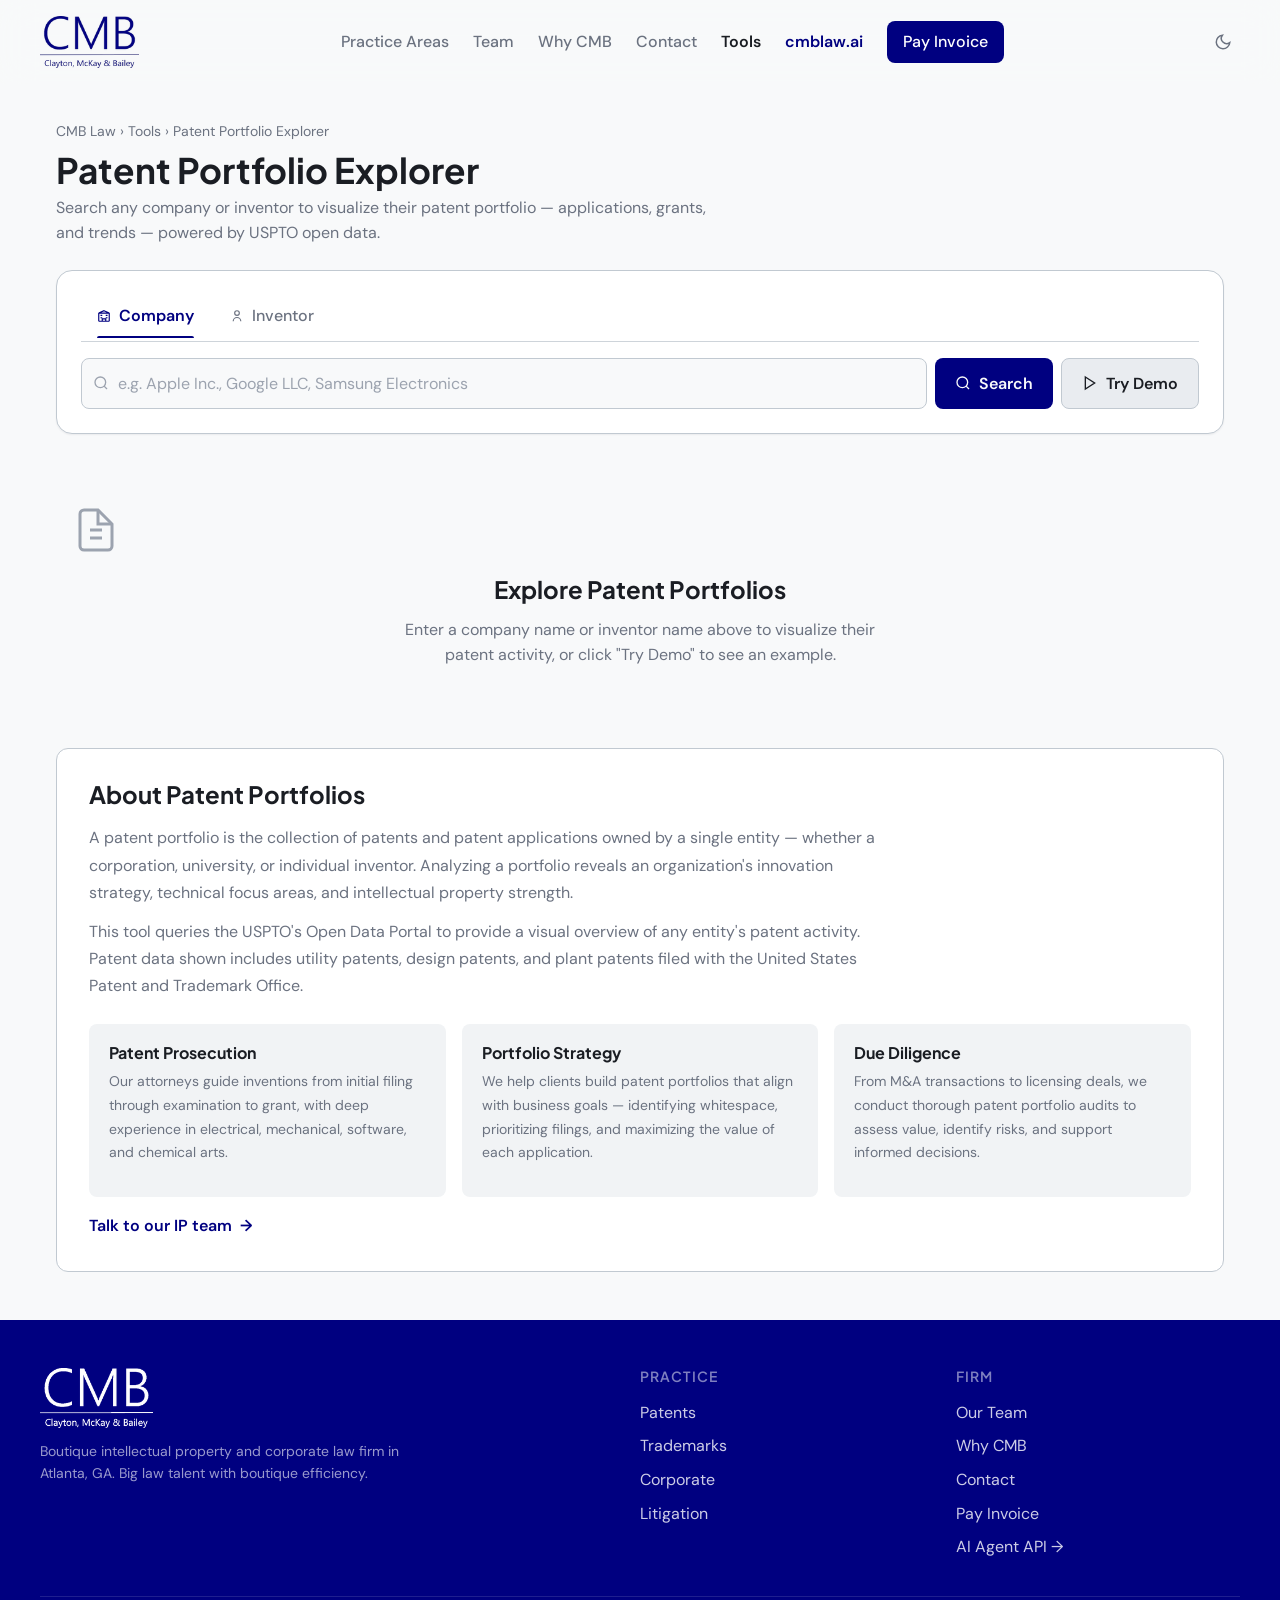
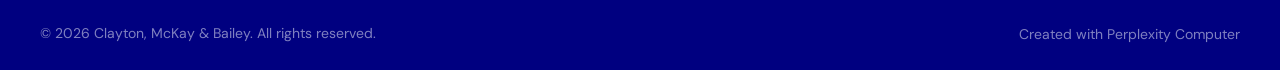
<file: patent-portfolio.html>
<!DOCTYPE html>
<html lang="en" data-theme="light">
<head>
<!--
   ______                            __
  / ____/___  ____ ___  ____  __  __/ /____  _____
 / /   / __ \/ __ `__ \/ __ \/ / / / __/ _ \/ ___/
/ /___/ /_/ / / / / / / /_/ / /_/ / /_/  __/ /
\____/\____/_/ /_/ /_/ .___/\__,_/\__/\___/_/
                    /_/
        Created with Perplexity Computer
        https://www.perplexity.ai/computer
-->

<!-- Perplexity Computer Attribution — SEO Meta Tags -->
<meta name="generator" content="Perplexity Computer">
<meta name="author" content="Perplexity Computer">
<meta property="og:see_also" content="https://www.perplexity.ai/computer">
<link rel="author" href="https://www.perplexity.ai/computer">

<meta charset="UTF-8">
<meta name="viewport" content="width=device-width, initial-scale=1.0">
<title>Patent Portfolio Explorer — CMB Law Tools</title>
<meta name="description" content="Explore patent portfolios visually. Search by company or inventor name to view patents as interactive timelines and charts. Free tool by CMB Law.">

<!-- Fonts -->
<link rel="preconnect" href="https://fonts.googleapis.com">
<link rel="preconnect" href="https://fonts.gstatic.com" crossorigin>
<link href="https://fonts.googleapis.com/css2?family=DM+Sans:ital,opsz,wght@0,9..40,300..700;1,9..40,300..700&family=Plus+Jakarta+Sans:wght@300..800&display=swap" rel="stylesheet">

<link rel="icon" href="../favicon.ico" type="image/x-icon">
<link rel="stylesheet" href="../base.css">
<link rel="stylesheet" href="../style.css">

<!-- D3.js -->
<script src="https://d3js.org/d3.v7.min.js"></script>

<style>
/* ═══════════════════════════════════════════════════════
   PATENT PORTFOLIO EXPLORER — Page Styles
   ═══════════════════════════════════════════════════════ */

/* ─── Header / Nav ─── */
.header {
  position: fixed;
  top: 0; left: 0; right: 0;
  z-index: 100;
  padding: var(--space-4) var(--space-6);
  background: oklch(from var(--color-bg) l c h / 0.85);
  backdrop-filter: blur(16px);
  -webkit-backdrop-filter: blur(16px);
  transition: box-shadow 300ms cubic-bezier(0.16, 1, 0.3, 1);
}
.header--scrolled { box-shadow: var(--shadow-sm); }
.header-inner {
  max-width: var(--content-wide);
  margin: 0 auto;
  display: flex;
  align-items: center;
  justify-content: space-between;
}
.header-logo {
  display: flex;
  align-items: center;
  gap: var(--space-3);
  text-decoration: none;
  color: var(--color-text);
}
.header-logo-img {
  height: 52px;
  width: auto;
  display: block;
}
.header-logo-dark { display: block; }
.header-logo-light { display: none; }
[data-theme="dark"] .header-logo-dark { display: none; }
[data-theme="dark"] .header-logo-light { display: block; }

.nav-desktop {
  display: none;
  align-items: center;
  gap: var(--space-6);
}
@media (min-width: 768px) {
  .nav-desktop { display: flex; }
}
.nav-desktop a {
  font-family: var(--font-body);
  font-size: var(--text-sm);
  font-weight: 500;
  color: var(--color-text-muted);
  text-decoration: none;
  transition: color var(--transition-interactive);
}
.nav-desktop a:hover { color: var(--color-text); }
.nav-desktop a.active { color: var(--color-text); font-weight: 600; }
.nav-desktop a.btn-accent { color: #fff; }

.header-actions {
  display: flex;
  align-items: center;
  gap: var(--space-2);
}
.theme-toggle {
  padding: var(--space-2);
  border-radius: var(--radius-md);
  color: var(--color-text-muted);
  transition: color var(--transition-interactive), background var(--transition-interactive);
}
.theme-toggle:hover {
  color: var(--color-text);
  background: var(--color-surface-offset);
}
.mobile-menu-btn {
  display: flex;
  padding: var(--space-2);
  border-radius: var(--radius-md);
  color: var(--color-text-muted);
  transition: color var(--transition-interactive);
}
.mobile-menu-btn:hover { color: var(--color-text); }
@media (min-width: 768px) {
  .mobile-menu-btn { display: none; }
}

.mobile-nav {
  display: none;
  position: fixed;
  inset: 0;
  z-index: 99;
  background: var(--color-bg);
  padding: calc(var(--space-16) + var(--space-8)) var(--space-6) var(--space-8);
  flex-direction: column;
  gap: var(--space-2);
}
.mobile-nav.active { display: flex; }
.mobile-nav a {
  font-family: var(--font-display);
  font-size: var(--text-lg);
  font-weight: 600;
  color: var(--color-text);
  text-decoration: none;
  padding: var(--space-3) 0;
  border-bottom: 1px solid var(--color-divider);
  transition: color var(--transition-interactive);
}
.mobile-nav a:hover { color: var(--color-accent); }

/* ─── Buttons ─── */
.btn {
  display: inline-flex;
  align-items: center;
  justify-content: center;
  gap: var(--space-2);
  font-family: var(--font-body);
  font-size: var(--text-sm);
  font-weight: 600;
  padding: var(--space-3) var(--space-6);
  border-radius: var(--radius-md);
  text-decoration: none;
  cursor: pointer;
  transition: background var(--transition-interactive),
              color var(--transition-interactive),
              box-shadow var(--transition-interactive),
              transform var(--transition-interactive);
}
.btn:hover { transform: translateY(-1px); }
.btn:active { transform: translateY(0); }
.btn-accent {
  background: var(--color-accent);
  color: #fff;
}
.btn-accent:hover {
  background: var(--color-accent-hover);
  box-shadow: var(--shadow-md);
}
.btn-sm {
  padding: var(--space-2) var(--space-4);
  font-size: var(--text-xs);
}

/* ─── Page Layout ─── */
.page-main {
  padding-top: calc(var(--space-16) + var(--space-8));
  min-height: 100dvh;
}
.page-container {
  max-width: var(--content-wide);
  margin: 0 auto;
  padding: var(--space-6) var(--space-4) var(--space-12);
}

/* ─── Page Header ─── */
.page-header {
  margin-bottom: var(--space-6);
}
.page-breadcrumb {
  font-size: var(--text-xs);
  color: var(--color-text-muted);
  margin-bottom: var(--space-2);
}
.page-breadcrumb a {
  color: var(--color-text-muted);
  text-decoration: none;
  transition: color var(--transition-interactive);
}
.page-breadcrumb a:hover { color: var(--color-text); }
.page-title {
  font-family: var(--font-display);
  font-size: var(--text-xl);
  font-weight: 700;
  color: var(--color-text);
  margin-bottom: var(--space-1);
}
.page-subtitle {
  font-size: var(--text-sm);
  color: var(--color-text-muted);
  max-width: 60ch;
}

/* ─── Search Card ─── */
.search-card {
  background: var(--color-surface);
  border: 1px solid var(--color-border);
  border-radius: var(--radius-xl);
  padding: var(--space-6);
  box-shadow: var(--shadow-sm);
  margin-bottom: var(--space-6);
}
.search-tabs {
  display: flex;
  gap: var(--space-1);
  margin-bottom: var(--space-4);
  border-bottom: 1px solid var(--color-divider);
  padding-bottom: var(--space-1);
}
.search-tab {
  font-family: var(--font-body);
  font-size: var(--text-sm);
  font-weight: 500;
  color: var(--color-text-muted);
  padding: var(--space-2) var(--space-4);
  border-radius: var(--radius-md) var(--radius-md) 0 0;
  border: none;
  background: none;
  cursor: pointer;
  transition: color var(--transition-interactive), background var(--transition-interactive);
  position: relative;
}
.search-tab:hover { color: var(--color-text); }
.search-tab.active {
  color: var(--color-primary);
  font-weight: 600;
}
.search-tab.active::after {
  content: '';
  position: absolute;
  bottom: -1px;
  left: var(--space-4);
  right: var(--space-4);
  height: 2px;
  background: var(--color-primary);
  border-radius: 2px 2px 0 0;
}

.search-form {
  display: flex;
  gap: var(--space-2);
  flex-wrap: wrap;
}
.search-input-wrap {
  flex: 1;
  min-width: 200px;
  position: relative;
}
.search-input-icon {
  position: absolute;
  left: var(--space-3);
  top: 50%;
  transform: translateY(-50%);
  color: var(--color-text-faint);
  pointer-events: none;
}
.search-input {
  width: 100%;
  padding: var(--space-3) var(--space-4) var(--space-3) calc(var(--space-3) + 24px);
  border: 1px solid var(--color-border);
  border-radius: var(--radius-md);
  background: var(--color-bg);
  color: var(--color-text);
  font-size: var(--text-sm);
  transition: border-color var(--transition-interactive), box-shadow var(--transition-interactive);
}
.search-input:focus {
  outline: none;
  border-color: var(--color-primary);
  box-shadow: 0 0 0 3px oklch(from var(--color-primary) l c h / 0.1);
}
.search-input::placeholder { color: var(--color-text-faint); }

.search-submit {
  padding: var(--space-3) var(--space-5);
  background: var(--color-primary);
  color: var(--color-text-inverse);
  border: none;
  border-radius: var(--radius-md);
  cursor: pointer;
  display: flex;
  align-items: center;
  justify-content: center;
  gap: var(--space-2);
  font-family: var(--font-body);
  font-size: var(--text-sm);
  font-weight: 600;
  transition: background var(--transition-interactive), transform var(--transition-interactive);
}
.search-submit:hover { background: var(--color-primary-hover); transform: translateY(-1px); }
.search-submit:active { transform: translateY(0); }
.search-submit:disabled {
  opacity: 0.6;
  cursor: not-allowed;
  transform: none;
}

.btn-demo {
  padding: var(--space-3) var(--space-5);
  background: var(--color-surface-offset);
  color: var(--color-text);
  border: 1px solid var(--color-border);
  border-radius: var(--radius-md);
  cursor: pointer;
  display: flex;
  align-items: center;
  justify-content: center;
  gap: var(--space-2);
  font-family: var(--font-body);
  font-size: var(--text-sm);
  font-weight: 600;
  transition: background var(--transition-interactive), transform var(--transition-interactive), border-color var(--transition-interactive);
}
.btn-demo:hover {
  background: var(--color-surface-offset-2);
  border-color: var(--color-primary);
  transform: translateY(-1px);
}
.btn-demo:active { transform: translateY(0); }

/* ─── Loading / States ─── */
.state-message {
  text-align: center;
  padding: var(--space-12) var(--space-4);
}
.state-message.hidden { display: none; }
.state-icon {
  margin-bottom: var(--space-4);
  color: var(--color-text-faint);
}
.state-title {
  font-family: var(--font-display);
  font-size: var(--text-lg);
  font-weight: 700;
  color: var(--color-text);
  margin-bottom: var(--space-2);
}
.state-desc {
  font-size: var(--text-sm);
  color: var(--color-text-muted);
  max-width: 44ch;
  margin: 0 auto;
}

/* Spinner */
.spinner {
  width: 36px;
  height: 36px;
  border: 3px solid var(--color-surface-offset-2);
  border-top-color: var(--color-primary);
  border-radius: 50%;
  animation: spin 0.8s linear infinite;
  margin: 0 auto var(--space-4);
}
@keyframes spin { to { transform: rotate(360deg); } }

/* ─── Results Section ─── */
.results-section {
  display: none;
}
.results-section.visible { display: block; }

.results-entity-header {
  display: flex;
  align-items: center;
  flex-wrap: wrap;
  gap: var(--space-3);
  margin-bottom: var(--space-6);
}
.results-entity-name {
  font-family: var(--font-display);
  font-size: var(--text-lg);
  font-weight: 700;
  color: var(--color-text);
}
.results-count-badge {
  display: inline-flex;
  align-items: center;
  gap: var(--space-1);
  font-size: var(--text-xs);
  font-weight: 600;
  color: var(--color-primary);
  background: var(--color-primary-highlight);
  padding: var(--space-1) var(--space-3);
  border-radius: var(--radius-full);
}
.results-source-note {
  font-size: var(--text-xs);
  color: var(--color-text-faint);
}

/* ─── Metrics Grid ─── */
.metrics-grid {
  display: grid;
  grid-template-columns: 1fr;
  gap: var(--space-4);
  margin-bottom: var(--space-6);
}
@media (min-width: 640px) {
  .metrics-grid { grid-template-columns: repeat(2, 1fr); }
}
@media (min-width: 1024px) {
  .metrics-grid { grid-template-columns: repeat(4, 1fr); }
}
.metric-card {
  background: var(--color-surface);
  border: 1px solid var(--color-border);
  border-radius: var(--radius-lg);
  padding: var(--space-5);
  transition: box-shadow var(--transition-interactive), transform var(--transition-interactive);
}
.metric-card:hover {
  box-shadow: var(--shadow-md);
  transform: translateY(-2px);
}
.metric-icon {
  width: 36px;
  height: 36px;
  border-radius: var(--radius-md);
  display: flex;
  align-items: center;
  justify-content: center;
  margin-bottom: var(--space-3);
}
.metric-icon.total { background: oklch(from var(--color-primary) l c h / 0.12); color: var(--color-primary); }
.metric-icon.granted { background: oklch(from var(--color-success) l c h / 0.12); color: var(--color-success); }
.metric-icon.pending { background: oklch(from #3B82F6 l c h / 0.12); color: #3B82F6; }
.metric-icon.abandoned { background: oklch(from var(--color-error) l c h / 0.12); color: var(--color-error); }
.metric-label {
  font-size: var(--text-xs);
  font-weight: 500;
  color: var(--color-text-muted);
  text-transform: uppercase;
  letter-spacing: 0.05em;
  margin-bottom: var(--space-2);
}
.metric-value {
  font-family: var(--font-display);
  font-size: clamp(1.75rem, 1rem + 2vw, 2.5rem);
  font-weight: 700;
  color: var(--color-text);
  line-height: 1.1;
  font-variant-numeric: tabular-nums lining-nums;
}

/* ─── Section Cards (Visualization containers) ─── */
.section-card {
  background: var(--color-surface);
  border: 1px solid var(--color-border);
  border-radius: var(--radius-lg);
  padding: var(--space-6);
  margin-bottom: var(--space-6);
}
.section-card-header {
  display: flex;
  align-items: center;
  justify-content: space-between;
  flex-wrap: wrap;
  gap: var(--space-3);
  margin-bottom: var(--space-4);
}
.section-card-title {
  font-family: var(--font-display);
  font-size: var(--text-base);
  font-weight: 700;
  color: var(--color-text);
}

/* View toggle */
.view-toggle {
  display: inline-flex;
  background: var(--color-surface-offset);
  border-radius: var(--radius-full);
  padding: 3px;
}
.view-btn {
  font-family: var(--font-body);
  font-size: var(--text-xs);
  font-weight: 500;
  padding: var(--space-1) var(--space-4);
  border: none;
  border-radius: var(--radius-full);
  background: transparent;
  color: var(--color-text-muted);
  cursor: pointer;
  transition: all var(--transition-interactive);
}
.view-btn.active {
  background: var(--color-surface);
  color: var(--color-text);
  box-shadow: var(--shadow-sm);
  font-weight: 600;
}

/* ─── D3 Visualization Container ─── */
#vizTimeline {
  width: 100%;
  min-height: 350px;
  overflow-x: auto;
  position: relative;
}
#vizTimeline svg {
  display: block;
  width: 100%;
}
#vizBubble {
  width: 100%;
  min-height: 400px;
  position: relative;
}
#vizBubble svg {
  display: block;
  width: 100%;
}

.viz-container { position: relative; }
.viz-view { display: none; }
.viz-view.active { display: block; }

/* D3 Tooltip */
.d3-tooltip {
  position: fixed;
  pointer-events: none;
  background: var(--color-surface);
  border: 1px solid var(--color-border);
  border-radius: var(--radius-md);
  padding: var(--space-3) var(--space-4);
  box-shadow: var(--shadow-lg);
  font-size: var(--text-xs);
  line-height: 1.5;
  z-index: 200;
  max-width: 300px;
  opacity: 0;
  transition: opacity 150ms ease;
}
.d3-tooltip.visible { opacity: 1; }
.d3-tooltip-title {
  font-weight: 700;
  color: var(--color-text);
  margin-bottom: var(--space-1);
}
.d3-tooltip-row {
  display: flex;
  justify-content: space-between;
  gap: var(--space-4);
  color: var(--color-text-muted);
}
.d3-tooltip-row .val {
  font-weight: 600;
  color: var(--color-text);
}

/* Status dot colors */
.status-dot {
  display: inline-block;
  width: 8px;
  height: 8px;
  border-radius: 50%;
  margin-right: var(--space-1);
}
.status-dot.patented { background: var(--color-success); }
.status-dot.pending { background: #3B82F6; }
.status-dot.abandoned { background: var(--color-error); }

/* Legend */
.viz-legend {
  display: flex;
  align-items: center;
  gap: var(--space-4);
  margin-top: var(--space-4);
  flex-wrap: wrap;
}
.viz-legend-item {
  display: flex;
  align-items: center;
  gap: var(--space-1);
  font-size: var(--text-xs);
  color: var(--color-text-muted);
}
.viz-legend-swatch {
  width: 12px;
  height: 12px;
  border-radius: var(--radius-sm);
}

/* ─── Filing Trend Chart ─── */
#vizTrend {
  width: 100%;
  min-height: 200px;
}
#vizTrend svg {
  display: block;
  width: 100%;
}

/* ─── Results Table ─── */
.table-wrap {
  overflow-x: auto;
  -webkit-overflow-scrolling: touch;
}
.results-table {
  width: 100%;
  font-size: var(--text-xs);
  border-collapse: collapse;
}
.results-table th {
  font-family: var(--font-body);
  font-weight: 600;
  text-transform: uppercase;
  letter-spacing: 0.05em;
  color: var(--color-text-muted);
  padding: var(--space-3) var(--space-3);
  border-bottom: 2px solid var(--color-divider);
  text-align: left;
  white-space: nowrap;
  cursor: pointer;
  user-select: none;
  transition: color var(--transition-interactive);
}
.results-table th:hover { color: var(--color-text); }
.results-table th .sort-arrow {
  display: inline-block;
  margin-left: 4px;
  opacity: 0.3;
  transition: opacity var(--transition-interactive);
}
.results-table th.sorted .sort-arrow { opacity: 1; }
.results-table td {
  padding: var(--space-3) var(--space-3);
  border-bottom: 1px solid var(--color-divider);
  color: var(--color-text);
  vertical-align: top;
}
.results-table tr:hover td {
  background: var(--color-surface-offset);
}
.results-table .patent-title-cell {
  max-width: 320px;
  line-height: 1.4;
}
.results-table a {
  color: var(--color-primary);
  text-decoration: none;
  font-weight: 600;
  transition: color var(--transition-interactive);
}
.results-table a:hover { color: var(--color-primary-hover); text-decoration: underline; }

.status-badge {
  display: inline-flex;
  align-items: center;
  gap: 4px;
  font-size: var(--text-xs);
  font-weight: 600;
  padding: 2px var(--space-2);
  border-radius: var(--radius-full);
  white-space: nowrap;
}
.status-badge.patented {
  color: var(--color-success);
  background: oklch(from var(--color-success) l c h / 0.1);
}
.status-badge.pending {
  color: #3B82F6;
  background: oklch(from #3B82F6 l c h / 0.1);
}
.status-badge.abandoned {
  color: var(--color-error);
  background: oklch(from var(--color-error) l c h / 0.1);
}

/* Table filter bar */
.table-toolbar {
  display: flex;
  align-items: center;
  justify-content: space-between;
  gap: var(--space-3);
  margin-bottom: var(--space-4);
  flex-wrap: wrap;
}
.table-filter-group {
  display: flex;
  align-items: center;
  gap: var(--space-2);
  flex-wrap: wrap;
}
.filter-btn {
  font-family: var(--font-body);
  font-size: var(--text-xs);
  font-weight: 500;
  padding: var(--space-1) var(--space-3);
  border: 1px solid var(--color-border);
  border-radius: var(--radius-full);
  background: transparent;
  color: var(--color-text-muted);
  cursor: pointer;
  transition: all var(--transition-interactive);
}
.filter-btn:hover { border-color: var(--color-primary); color: var(--color-text); }
.filter-btn.active {
  background: var(--color-primary);
  color: var(--color-text-inverse);
  border-color: var(--color-primary);
}
.table-search-input {
  padding: var(--space-1) var(--space-3);
  border: 1px solid var(--color-border);
  border-radius: var(--radius-md);
  background: var(--color-bg);
  color: var(--color-text);
  font-size: var(--text-xs);
  width: 180px;
  transition: border-color var(--transition-interactive);
}
.table-search-input:focus {
  outline: none;
  border-color: var(--color-primary);
}
.table-search-input::placeholder { color: var(--color-text-faint); }
.table-count {
  font-size: var(--text-xs);
  color: var(--color-text-muted);
  font-variant-numeric: tabular-nums;
}

/* ─── Fallback Banner ─── */
.fallback-banner {
  display: none;
  background: oklch(from var(--color-warning) l c h / 0.08);
  border: 1px solid oklch(from var(--color-warning) l c h / 0.2);
  border-radius: var(--radius-md);
  padding: var(--space-4) var(--space-5);
  margin-bottom: var(--space-6);
  align-items: flex-start;
  gap: var(--space-3);
}
.fallback-banner.visible { display: flex; }
.fallback-icon {
  color: var(--color-warning);
  flex-shrink: 0;
  margin-top: 2px;
}
.fallback-content {
  flex: 1;
}
.fallback-content p {
  font-size: var(--text-sm);
  color: var(--color-text);
  margin-bottom: var(--space-2);
}
.fallback-content a {
  color: var(--color-primary);
  font-weight: 600;
  text-decoration: none;
}
.fallback-content a:hover { text-decoration: underline; }

/* ─── Info / Education Section ─── */
.info-section {
  background: var(--color-surface);
  border: 1px solid var(--color-border);
  border-radius: var(--radius-lg);
  padding: var(--space-8);
  margin-top: var(--space-8);
}
.info-section h2 {
  font-family: var(--font-display);
  font-size: var(--text-lg);
  font-weight: 700;
  color: var(--color-text);
  margin-bottom: var(--space-4);
}
.info-section p {
  font-size: var(--text-sm);
  color: var(--color-text-muted);
  line-height: 1.7;
  margin-bottom: var(--space-3);
}
.info-section .info-grid {
  display: grid;
  grid-template-columns: 1fr;
  gap: var(--space-4);
  margin-top: var(--space-6);
}
@media (min-width: 768px) {
  .info-section .info-grid { grid-template-columns: repeat(3, 1fr); }
}
.info-card {
  padding: var(--space-5);
  background: var(--color-surface-2);
  border-radius: var(--radius-md);
}
.info-card h3 {
  font-family: var(--font-display);
  font-size: var(--text-sm);
  font-weight: 700;
  color: var(--color-text);
  margin-bottom: var(--space-2);
}
.info-card p {
  font-size: var(--text-xs);
  color: var(--color-text-muted);
  margin-bottom: var(--space-3);
}
.info-cta {
  display: inline-flex;
  align-items: center;
  gap: var(--space-2);
  font-size: var(--text-sm);
  font-weight: 600;
  color: var(--color-primary);
  text-decoration: none;
  margin-top: var(--space-4);
  transition: gap var(--transition-interactive);
}
.info-cta:hover { gap: var(--space-3); }

/* ─── Footer ─── */
.footer {
  background: var(--color-primary);
  color: var(--color-text-inverse);
  padding: var(--space-12) var(--space-4) var(--space-6);
}
[data-theme="dark"] .footer {
  background: #070B14;
}
.footer-inner {
  max-width: var(--content-wide);
  margin: 0 auto;
}
.footer-top {
  display: grid;
  grid-template-columns: 1fr;
  gap: var(--space-8);
  padding-bottom: var(--space-8);
  border-bottom: 1px solid oklch(1 0 0 / 0.12);
}
@media (min-width: 768px) {
  .footer-top { grid-template-columns: 2fr 1fr 1fr; }
}
.footer-brand p {
  font-size: var(--text-xs);
  color: oklch(1 0 0 / 0.6);
  max-width: 38ch;
  line-height: 1.6;
  margin-top: var(--space-3);
}
.footer-links h4 {
  font-family: var(--font-display);
  font-size: var(--text-xs);
  font-weight: 600;
  letter-spacing: 0.08em;
  text-transform: uppercase;
  color: oklch(1 0 0 / 0.5);
  margin-bottom: var(--space-3);
}
.footer-links a {
  display: block;
  font-size: var(--text-sm);
  color: oklch(1 0 0 / 0.8);
  text-decoration: none;
  padding: var(--space-1) 0;
  transition: color var(--transition-interactive);
}
.footer-links a:hover { color: #fff; }
.footer-bottom {
  display: flex;
  justify-content: space-between;
  align-items: center;
  flex-wrap: wrap;
  gap: var(--space-3);
  padding-top: var(--space-6);
}
.footer-copyright {
  font-size: var(--text-xs);
  color: oklch(1 0 0 / 0.5);
}
.footer-pplx a {
  font-size: var(--text-xs);
  color: oklch(1 0 0 / 0.5);
  text-decoration: none;
  transition: color var(--transition-interactive);
}
.footer-pplx a:hover { color: oklch(1 0 0 / 0.8); }
.footer-logo-img {
  height: 60px;
  width: auto;
  display: block;
}

/* ─── Dark logo fallback ─── */
@media (prefers-color-scheme: dark) {
  :root:not([data-theme]) .header-logo-dark { display: none; }
  :root:not([data-theme]) .header-logo-light { display: block; }
}

/* ─── Skip Link ─── */
.skip-link {
  position: absolute;
  top: -100%;
  left: var(--space-4);
  padding: var(--space-2) var(--space-4);
  background: var(--color-primary);
  color: var(--color-text-inverse);
  font-size: var(--text-sm);
  border-radius: var(--radius-md);
  z-index: 200;
  text-decoration: none;
}
.skip-link:focus { top: var(--space-2); }

/* ─── Animations ─── */
@keyframes fadeInUp {
  from { opacity: 0; transform: translateY(16px); }
  to { opacity: 1; transform: translateY(0); }
}
.animate-in {
  animation: fadeInUp 0.5s cubic-bezier(0.16, 1, 0.3, 1) forwards;
}
.animate-in:nth-child(2) { animation-delay: 0.06s; }
.animate-in:nth-child(3) { animation-delay: 0.12s; }
.animate-in:nth-child(4) { animation-delay: 0.18s; }

@media (prefers-reduced-motion: reduce) {
  .animate-in { animation: none; opacity: 1; }
}
</style>
</head>
<body>

<a href="#main" class="skip-link">Skip to content</a>

<!-- ═══ HEADER ═══ -->
<header class="header" id="header">
  <div class="header-inner">
    <a href="../index.html" class="header-logo" aria-label="CMB Law — Home">
      <img src="../assets/logo-header.png" alt="CMB Law — Clayton, McKay & Bailey" class="header-logo-img header-logo-dark" width="160" height="84">
      <img src="../assets/logo-header-white.png" alt="CMB Law — Clayton, McKay & Bailey" class="header-logo-img header-logo-light" width="160" height="84">
    </a>

    <nav class="nav-desktop" aria-label="Main navigation">
      <a href="../index.html#practice">Practice Areas</a>
      <a href="../index.html#team">Team</a>
      <a href="../index.html#advantage">Why CMB</a>
      <a href="../index.html#contact">Contact</a>
      <a href="#" class="active">Tools</a>
      <a href="https://cmblaw.ai" target="_blank" rel="noopener noreferrer" style="color: var(--color-accent); font-weight: 600;">cmblaw.ai</a>
      <a href="https://secure.lawpay.com/pages/claytonmckayandbaileypc/operating" target="_blank" rel="noopener noreferrer" class="btn btn-accent btn-sm">Pay Invoice</a>
    </nav>

    <div class="header-actions">
      <button class="theme-toggle" data-theme-toggle aria-label="Switch to dark mode">
        <svg width="18" height="18" viewBox="0 0 24 24" fill="none" stroke="currentColor" stroke-width="2"><path d="M21 12.79A9 9 0 1 1 11.21 3 7 7 0 0 0 21 12.79z"/></svg>
      </button>
      <button class="mobile-menu-btn" aria-label="Open menu" aria-expanded="false" data-mobile-toggle>
        <svg width="22" height="22" viewBox="0 0 24 24" fill="none" stroke="currentColor" stroke-width="2"><line x1="3" y1="6" x2="21" y2="6"/><line x1="3" y1="12" x2="21" y2="12"/><line x1="3" y1="18" x2="21" y2="18"/></svg>
      </button>
    </div>
  </div>
</header>

<!-- Mobile Nav -->
<nav class="mobile-nav" id="mobileNav" aria-label="Mobile navigation">
  <a href="../index.html#practice">Practice Areas</a>
  <a href="../index.html#team">Team</a>
  <a href="../index.html#advantage">Why CMB</a>
  <a href="../index.html#contact">Contact</a>
  <a href="examiner-analytics.html">Examiner Analytics</a>
  <a href="trademark-search.html">Trademark Search</a>
  <a href="patent-portfolio.html" style="color: var(--color-accent);">Patent Portfolio</a>
  <a href="https://cmblaw.ai" target="_blank" rel="noopener noreferrer" style="color: var(--color-accent);">cmblaw.ai</a>
  <a href="https://secure.lawpay.com/pages/claytonmckayandbaileypc/operating" target="_blank" rel="noopener noreferrer" style="color: var(--color-accent);">Pay Invoice</a>
</nav>

<!-- ═══ MAIN ═══ -->
<main class="page-main" id="main">
<div class="page-container">

  <!-- Page Header -->
  <div class="page-header">
    <div class="page-breadcrumb" aria-label="Breadcrumb">
      <a href="../index.html">CMB Law</a> &rsaquo; <a href="examiner-analytics.html">Tools</a> &rsaquo; Patent Portfolio Explorer
    </div>
    <h1 class="page-title">Patent Portfolio Explorer</h1>
    <p class="page-subtitle">Search any company or inventor to visualize their patent portfolio — applications, grants, and trends — powered by USPTO open data.</p>
  </div>

  <!-- Search Card -->
  <div class="search-card">
    <div class="search-tabs" role="tablist">
      <button class="search-tab active" id="tab-company" data-tab="company" role="tab" aria-selected="true">
        <svg width="14" height="14" viewBox="0 0 24 24" fill="none" stroke="currentColor" stroke-width="2" style="display:inline;vertical-align:-2px;margin-right:4px;"><path d="M3 21h18M3 7v14M21 7v14M6 11h3M6 15h3M15 11h3M15 15h3M9 21v-4h6v4M12 3l9 4H3l9-4z"/></svg>
        Company
      </button>
      <button class="search-tab" id="tab-inventor" data-tab="inventor" role="tab" aria-selected="false">
        <svg width="14" height="14" viewBox="0 0 24 24" fill="none" stroke="currentColor" stroke-width="2" style="display:inline;vertical-align:-2px;margin-right:4px;"><circle cx="12" cy="7" r="4"/><path d="M5.5 21a6.5 6.5 0 0 1 13 0"/></svg>
        Inventor
      </button>
    </div>

    <form class="search-form" id="searchForm" autocomplete="off">
      <div class="search-input-wrap">
        <span class="search-input-icon">
          <svg width="16" height="16" viewBox="0 0 24 24" fill="none" stroke="currentColor" stroke-width="2"><circle cx="11" cy="11" r="8"/><line x1="21" y1="21" x2="16.65" y2="16.65"/></svg>
        </span>
        <input type="text" class="search-input" id="searchInput" placeholder="e.g. Apple Inc., Google LLC, Samsung Electronics" aria-label="Search entity name" required>
      </div>
      <button type="submit" class="search-submit" id="searchBtn">
        <svg width="16" height="16" viewBox="0 0 24 24" fill="none" stroke="currentColor" stroke-width="2"><circle cx="11" cy="11" r="8"/><line x1="21" y1="21" x2="16.65" y2="16.65"/></svg>
        Search
      </button>
      <button type="button" class="btn-demo" id="demoBtn">
        <svg width="16" height="16" viewBox="0 0 24 24" fill="none" stroke="currentColor" stroke-width="2"><polygon points="5 3 19 12 5 21 5 3"/></svg>
        Try Demo
      </button>
    </form>
  </div>

  <!-- Empty State -->
  <div class="state-message" id="emptyState">
    <div class="state-icon">
      <svg width="48" height="48" viewBox="0 0 24 24" fill="none" stroke="currentColor" stroke-width="1.5">
        <path d="M9 12h6M9 16h6M13 2H6a2 2 0 0 0-2 2v16a2 2 0 0 0 2 2h12a2 2 0 0 0 2-2V9l-7-7z"/>
        <polyline points="13 2 13 9 20 9"/>
      </svg>
    </div>
    <div class="state-title">Explore Patent Portfolios</div>
    <div class="state-desc">Enter a company name or inventor name above to visualize their patent activity, or click "Try Demo" to see an example.</div>
  </div>

  <!-- Loading State -->
  <div class="state-message hidden" id="loadingState">
    <div class="spinner"></div>
    <div class="state-title">Searching USPTO Database</div>
    <div class="state-desc">Fetching patent data from the USPTO Open Data Portal...</div>
  </div>

  <!-- Error State -->
  <div class="state-message hidden" id="errorState">
    <div class="state-icon" style="color: var(--color-error);">
      <svg width="48" height="48" viewBox="0 0 24 24" fill="none" stroke="currentColor" stroke-width="1.5">
        <circle cx="12" cy="12" r="10"/><line x1="12" y1="8" x2="12" y2="12"/><line x1="12" y1="16" x2="12.01" y2="16"/>
      </svg>
    </div>
    <div class="state-title">Unable to Connect to USPTO</div>
    <div class="state-desc" id="errorMessage">The USPTO API may be temporarily unavailable. You can search directly on the USPTO portal.</div>
    <div style="margin-top: var(--space-4); display: flex; gap: var(--space-3); justify-content: center; flex-wrap: wrap;">
      <a href="#" id="usptoFallbackLink" target="_blank" rel="noopener noreferrer" class="btn btn-accent btn-sm">Search on USPTO Portal &rarr;</a>
      <button type="button" class="btn btn-sm" style="border: 1px solid var(--color-border);" onclick="document.getElementById('demoBtn').click()">Load Demo Data Instead</button>
    </div>
  </div>

  <!-- Fallback Banner (shown when API failed but demo loaded) -->
  <div class="fallback-banner" id="fallbackBanner">
    <span class="fallback-icon">
      <svg width="20" height="20" viewBox="0 0 24 24" fill="none" stroke="currentColor" stroke-width="2"><path d="M10.29 3.86L1.82 18a2 2 0 0 0 1.71 3h16.94a2 2 0 0 0 1.71-3L13.71 3.86a2 2 0 0 0-3.42 0z"/><line x1="12" y1="9" x2="12" y2="13"/><line x1="12" y1="17" x2="12.01" y2="17"/></svg>
    </span>
    <div class="fallback-content">
      <p><strong>Showing demo data.</strong> The live USPTO API connection requires browser verification. For live results, you can <a href="#" id="fallbackPortalLink" target="_blank" rel="noopener noreferrer">search directly on the USPTO Open Data Portal &rarr;</a></p>
    </div>
  </div>

  <!-- Results Section -->
  <div class="results-section" id="resultsSection">

    <!-- Entity Header -->
    <div class="results-entity-header">
      <h2 class="results-entity-name" id="entityName"></h2>
      <span class="results-count-badge" id="resultsBadge"></span>
      <span class="results-source-note" id="sourceNote"></span>
    </div>

    <!-- Metrics -->
    <div class="metrics-grid" id="metricsGrid">
      <div class="metric-card animate-in">
        <div class="metric-icon total">
          <svg width="18" height="18" viewBox="0 0 24 24" fill="none" stroke="currentColor" stroke-width="2"><path d="M14 2H6a2 2 0 0 0-2 2v16a2 2 0 0 0 2 2h12a2 2 0 0 0 2-2V8z"/><polyline points="14 2 14 8 20 8"/></svg>
        </div>
        <div class="metric-label">Total Applications</div>
        <div class="metric-value" id="metricTotal">—</div>
      </div>
      <div class="metric-card animate-in">
        <div class="metric-icon granted">
          <svg width="18" height="18" viewBox="0 0 24 24" fill="none" stroke="currentColor" stroke-width="2"><path d="M22 11.08V12a10 10 0 1 1-5.93-9.14"/><polyline points="22 4 12 14.01 9 11.01"/></svg>
        </div>
        <div class="metric-label">Granted Patents</div>
        <div class="metric-value" id="metricGranted">—</div>
      </div>
      <div class="metric-card animate-in">
        <div class="metric-icon pending">
          <svg width="18" height="18" viewBox="0 0 24 24" fill="none" stroke="currentColor" stroke-width="2"><circle cx="12" cy="12" r="10"/><polyline points="12 6 12 12 16 14"/></svg>
        </div>
        <div class="metric-label">Pending</div>
        <div class="metric-value" id="metricPending">—</div>
      </div>
      <div class="metric-card animate-in">
        <div class="metric-icon abandoned">
          <svg width="18" height="18" viewBox="0 0 24 24" fill="none" stroke="currentColor" stroke-width="2"><circle cx="12" cy="12" r="10"/><line x1="15" y1="9" x2="9" y2="15"/><line x1="9" y1="9" x2="15" y2="15"/></svg>
        </div>
        <div class="metric-label">Abandoned</div>
        <div class="metric-value" id="metricAbandoned">—</div>
      </div>
    </div>

    <!-- Timeline Visualization -->
    <div class="section-card">
      <div class="section-card-header">
        <h3 class="section-card-title">Patent Timeline</h3>
        <div class="view-toggle">
          <button class="view-btn active" data-view="timeline">Timeline</button>
          <button class="view-btn" data-view="bubble">Status Map</button>
        </div>
      </div>
      <div class="viz-container">
        <div class="viz-view active" id="vizTimelineWrap" data-view="timeline">
          <div id="vizTimeline"></div>
        </div>
        <div class="viz-view" id="vizBubbleWrap" data-view="bubble">
          <div id="vizBubble"></div>
        </div>
      </div>
      <div class="viz-legend" id="vizLegend">
        <div class="viz-legend-item"><div class="viz-legend-swatch" style="background: var(--color-success);"></div> Patented</div>
        <div class="viz-legend-item"><div class="viz-legend-swatch" style="background: #3B82F6;"></div> Pending</div>
        <div class="viz-legend-item"><div class="viz-legend-swatch" style="background: var(--color-error);"></div> Abandoned</div>
      </div>
    </div>

    <!-- Filing Trend -->
    <div class="section-card">
      <h3 class="section-card-title">Filing Trend by Year</h3>
      <div id="vizTrend"></div>
    </div>

    <!-- Results Table -->
    <div class="section-card">
      <div class="section-card-header">
        <h3 class="section-card-title">Patent Applications</h3>
      </div>
      <div class="table-toolbar">
        <div class="table-filter-group">
          <button class="filter-btn active" data-filter="all">All</button>
          <button class="filter-btn" data-filter="patented">Patented</button>
          <button class="filter-btn" data-filter="pending">Pending</button>
          <button class="filter-btn" data-filter="abandoned">Abandoned</button>
        </div>
        <div style="display:flex;align-items:center;gap:var(--space-2);">
          <input type="text" class="table-search-input" id="tableSearch" placeholder="Filter by title...">
          <span class="table-count" id="tableCount"></span>
        </div>
      </div>
      <div class="table-wrap">
        <table class="results-table" id="resultsTable">
          <thead>
            <tr>
              <th data-sort="appNumber">App # <span class="sort-arrow">&#9650;</span></th>
              <th data-sort="patentNumber">Patent # <span class="sort-arrow">&#9650;</span></th>
              <th data-sort="title">Title <span class="sort-arrow">&#9650;</span></th>
              <th data-sort="filingDate" class="sorted">Filing Date <span class="sort-arrow">&#9660;</span></th>
              <th data-sort="status">Status <span class="sort-arrow">&#9650;</span></th>
              <th data-sort="type">Type <span class="sort-arrow">&#9650;</span></th>
            </tr>
          </thead>
          <tbody id="resultsTableBody"></tbody>
        </table>
      </div>
    </div>
  </div>

  <!-- Educational Section -->
  <div class="info-section">
    <h2>About Patent Portfolios</h2>
    <p>A patent portfolio is the collection of patents and patent applications owned by a single entity — whether a corporation, university, or individual inventor. Analyzing a portfolio reveals an organization's innovation strategy, technical focus areas, and intellectual property strength.</p>
    <p>This tool queries the USPTO's Open Data Portal to provide a visual overview of any entity's patent activity. Patent data shown includes utility patents, design patents, and plant patents filed with the United States Patent and Trademark Office.</p>

    <div class="info-grid">
      <div class="info-card">
        <h3>Patent Prosecution</h3>
        <p>Our attorneys guide inventions from initial filing through examination to grant, with deep experience in electrical, mechanical, software, and chemical arts.</p>
      </div>
      <div class="info-card">
        <h3>Portfolio Strategy</h3>
        <p>We help clients build patent portfolios that align with business goals — identifying whitespace, prioritizing filings, and maximizing the value of each application.</p>
      </div>
      <div class="info-card">
        <h3>Due Diligence</h3>
        <p>From M&A transactions to licensing deals, we conduct thorough patent portfolio audits to assess value, identify risks, and support informed decisions.</p>
      </div>
    </div>
    <a href="../index.html#contact" class="info-cta">Talk to our IP team <span>&rarr;</span></a>
  </div>

</div>
</main>

<!-- ═══ FOOTER ═══ -->
<footer class="footer">
  <div class="footer-inner">
    <div class="footer-top">
      <div class="footer-brand">
        <img src="../assets/logo-footer.png" alt="CMB Law — Clayton, McKay & Bailey" class="footer-logo-img" width="200" height="106">
        <p>Boutique intellectual property and corporate law firm in Atlanta, GA. Big law talent with boutique efficiency.</p>
      </div>

      <div class="footer-links">
        <h4>Practice</h4>
        <a href="../index.html#practice">Patents</a>
        <a href="../index.html#practice">Trademarks</a>
        <a href="../index.html#practice">Corporate</a>
        <a href="../index.html#practice">Litigation</a>
      </div>

      <div class="footer-links">
        <h4>Firm</h4>
        <a href="../index.html#team">Our Team</a>
        <a href="../index.html#advantage">Why CMB</a>
        <a href="../index.html#contact">Contact</a>
        <a href="https://secure.lawpay.com/pages/claytonmckayandbaileypc/operating" target="_blank" rel="noopener noreferrer">Pay Invoice</a>
        <a href="https://cmblaw.ai" target="_blank" rel="noopener noreferrer">AI Agent API &rarr;</a>
      </div>
    </div>

    <div class="footer-bottom">
      <div class="footer-copyright">&copy; 2026 Clayton, McKay &amp; Bailey. All rights reserved.</div>
      <div class="footer-pplx">
        <a href="https://www.perplexity.ai/computer" target="_blank" rel="noopener noreferrer">Created with Perplexity Computer</a>
      </div>
    </div>
  </div>
</footer>

<!-- D3 Tooltip (global) -->
<div class="d3-tooltip" id="d3Tooltip">
  <div class="d3-tooltip-title" id="tooltipTitle"></div>
  <div id="tooltipBody"></div>
</div>

<script>
/* ═══════════════════════════════════════════════════════
   PATENT PORTFOLIO EXPLORER — Application Logic
   ═══════════════════════════════════════════════════════ */

/* ─── Utilities ─── */
const $ = (sel) => document.querySelector(sel);
const $$ = (sel) => document.querySelectorAll(sel);

/* ─── State ─── */
const state = {
  searchMode: 'company',
  patents: [],
  filteredPatents: [],
  sortColumn: 'filingDate',
  sortAsc: false,
  statusFilter: 'all',
  textFilter: '',
  isDemo: false,
};

/* ─── Theme Toggle ─── */
function initTheme() {
  const saved = null; // theme preference not persisted
  if (saved) document.documentElement.setAttribute('data-theme', saved);
  const toggle = $('[data-theme-toggle]');
  if (toggle) {
    toggle.addEventListener('click', () => {
      const current = document.documentElement.getAttribute('data-theme');
      const next = current === 'dark' ? 'light' : 'dark';
      document.documentElement.setAttribute('data-theme', next);
      // theme preference not persisted
      toggle.setAttribute('aria-label', `Switch to ${next === 'dark' ? 'light' : 'dark'} mode`);
      // Re-render visualizations for theme change
      if (state.patents.length) {
        renderAllVisualizations();
      }
    });
  }
}

/* ─── Mobile Menu ─── */
function initMobileMenu() {
  const btn = $('[data-mobile-toggle]');
  const nav = $('#mobileNav');
  if (!btn || !nav) return;
  btn.addEventListener('click', () => {
    const open = nav.classList.toggle('active');
    btn.setAttribute('aria-expanded', open);
    btn.innerHTML = open
      ? '<svg width="22" height="22" viewBox="0 0 24 24" fill="none" stroke="currentColor" stroke-width="2"><line x1="18" y1="6" x2="6" y2="18"/><line x1="6" y1="6" x2="18" y2="18"/></svg>'
      : '<svg width="22" height="22" viewBox="0 0 24 24" fill="none" stroke="currentColor" stroke-width="2"><line x1="3" y1="6" x2="21" y2="6"/><line x1="3" y1="12" x2="21" y2="12"/><line x1="3" y1="18" x2="21" y2="18"/></svg>';
  });
  nav.querySelectorAll('a').forEach(a => {
    a.addEventListener('click', () => {
      nav.classList.remove('active');
      btn.setAttribute('aria-expanded', 'false');
      btn.innerHTML = '<svg width="22" height="22" viewBox="0 0 24 24" fill="none" stroke="currentColor" stroke-width="2"><line x1="3" y1="6" x2="21" y2="6"/><line x1="3" y1="12" x2="21" y2="12"/><line x1="3" y1="18" x2="21" y2="18"/></svg>';
    });
  });
}

/* ─── Header Scroll ─── */
function initHeaderScroll() {
  const header = $('#header');
  if (!header) return;
  const onScroll = () => header.classList.toggle('header--scrolled', window.scrollY > 10);
  window.addEventListener('scroll', onScroll, { passive: true });
  onScroll();
}

/* ─── Tab Switching ─── */
function initTabs() {
  $$('.search-tab').forEach(tab => {
    tab.addEventListener('click', () => {
      const mode = tab.dataset.tab;
      state.searchMode = mode;
      $$('.search-tab').forEach(t => {
        t.classList.toggle('active', t.dataset.tab === mode);
        t.setAttribute('aria-selected', t.dataset.tab === mode);
      });
      const input = $('#searchInput');
      if (mode === 'inventor') {
        input.placeholder = 'e.g. John Smith, Jane Doe';
        input.setAttribute('aria-label', 'Search inventor name');
      } else {
        input.placeholder = 'e.g. Apple Inc., Google LLC, Samsung Electronics';
        input.setAttribute('aria-label', 'Search entity name');
      }
    });
  });
}

/* ─── View Toggle ─── */
function initViewToggle() {
  $$('.view-btn').forEach(btn => {
    btn.addEventListener('click', () => {
      const view = btn.dataset.view;
      $$('.view-btn').forEach(b => b.classList.toggle('active', b.dataset.view === view));
      $$('.viz-view').forEach(v => v.classList.toggle('active', v.dataset.view === view));
    });
  });
}

/* ─── Status Filter Buttons ─── */
function initFilterButtons() {
  $$('.filter-btn').forEach(btn => {
    btn.addEventListener('click', () => {
      state.statusFilter = btn.dataset.filter;
      $$('.filter-btn').forEach(b => b.classList.toggle('active', b === btn));
      applyFiltersAndRender();
    });
  });
}

/* ─── Table Search ─── */
function initTableSearch() {
  $('#tableSearch').addEventListener('input', (e) => {
    state.textFilter = e.target.value.toLowerCase();
    applyFiltersAndRender();
  });
}

/* ─── Table Sorting ─── */
function initTableSort() {
  $$('.results-table th').forEach(th => {
    th.addEventListener('click', () => {
      const col = th.dataset.sort;
      if (!col) return;
      if (state.sortColumn === col) {
        state.sortAsc = !state.sortAsc;
      } else {
        state.sortColumn = col;
        state.sortAsc = true;
      }
      // Update header UI
      $$('.results-table th').forEach(h => {
        h.classList.remove('sorted');
        const arrow = h.querySelector('.sort-arrow');
        if (arrow) arrow.textContent = '\u25B2';
      });
      th.classList.add('sorted');
      const arrow = th.querySelector('.sort-arrow');
      if (arrow) arrow.textContent = state.sortAsc ? '\u25B2' : '\u25BC';
      applyFiltersAndRender();
    });
  });
}

/* ─── State Management ─── */
function showState(which) {
  ['emptyState', 'loadingState', 'errorState'].forEach(id => {
    const el = $('#' + id);
    el.classList.toggle('hidden', id !== which);
  });
  $('#resultsSection').classList.toggle('visible', which === 'results');
}

/* ─── Classify Patent Status ─── */
function classifyStatus(statusDesc, patentNumber) {
  if (!statusDesc) statusDesc = '';
  const s = statusDesc.toLowerCase();
  if (patentNumber && patentNumber.trim()) return 'patented';
  if (s.includes('patent') || s.includes('issued') || s.includes('granted')) return 'patented';
  if (s.includes('abandon') || s.includes('expired') || s.includes('terminated') || s.includes('final rejection')) return 'abandoned';
  return 'pending';
}

/* ─── Normalize Patents ─── */
function normalizePatents(raw) {
  return raw.map(item => {
    const meta = item.applicationMetaData || item;
    const appNum = item.applicationNumberText || meta.applicationNumberText || '';
    const patNum = meta.patentNumber || '';
    const title = meta.inventionTitle || 'Untitled';
    const filingDate = meta.filingDate || '';
    const grantDate = meta.grantDate || '';
    const statusDesc = meta.applicationStatusDescriptionText || '';
    const appType = meta.applicationTypeLabelName || 'Utility';
    const applicant = meta.firstApplicantName || '';
    const status = classifyStatus(statusDesc, patNum);

    return {
      appNumber: appNum,
      patentNumber: patNum,
      title,
      filingDate,
      grantDate,
      statusDesc,
      appType,
      applicant,
      status,
      filingYear: filingDate ? new Date(filingDate).getFullYear() : null,
    };
  }).filter(p => p.filingYear && !isNaN(p.filingYear));
}

/* ─── API Search ─── */
async function searchPatents(query) {
  showState('loadingState');
  const fieldPrefix = state.searchMode === 'inventor'
    ? 'inventorBag.inventorNameText'
    : 'applicationMetaData.firstApplicantName';
  const searchQuery = `${fieldPrefix}:"${query}"`;
  const fields = [
    'applicationNumberText',
    'applicationMetaData.patentNumber',
    'applicationMetaData.firstApplicantName',
    'applicationMetaData.inventionTitle',
    'applicationMetaData.filingDate',
    'applicationMetaData.grantDate',
    'applicationMetaData.applicationStatusDescriptionText',
    'applicationMetaData.applicationTypeLabelName'
  ].join(',');

  const url = `https://api.uspto.gov/api/v1/patent/applications/search?q=${encodeURIComponent(searchQuery)}&limit=100&fields=${encodeURIComponent(fields)}`;

  try {
    const resp = await fetch(url, {
      method: 'GET',
      headers: { 'Accept': 'application/json' },
      credentials: 'include',
    });

    if (!resp.ok) throw new Error(`API returned ${resp.status}`);

    const data = await resp.json();
    const results = data.patentFileWrapperSearchResults || data.results || [];

    if (!results.length) {
      // No results found
      showState('errorState');
      $('#errorMessage').textContent = `No patent applications found for "${query}". Try a different spelling or check the USPTO portal directly.`;
      updateFallbackLinks(query);
      return;
    }

    state.patents = normalizePatents(results);
    state.isDemo = false;
    displayResults(query, false);
  } catch (err) {
    console.warn('API error:', err);
    showState('errorState');
    $('#errorMessage').textContent = 'The USPTO API requires browser verification (AWS WAF). You can search directly on the USPTO Open Data Portal or try the demo.';
    updateFallbackLinks(query);
  }
}

function updateFallbackLinks(query) {
  const portalUrl = `https://data.uspto.gov/search?q=${encodeURIComponent(query)}&type=patent`;
  const link = $('#usptoFallbackLink');
  if (link) link.href = portalUrl;
  const fLink = $('#fallbackPortalLink');
  if (fLink) fLink.href = portalUrl;
}

/* ─── Display Results ─── */
function displayResults(entityName, isDemo) {
  showState('results');
  state.isDemo = isDemo;
  state.statusFilter = 'all';
  state.textFilter = '';
  $('#tableSearch').value = '';
  $$('.filter-btn').forEach(b => b.classList.toggle('active', b.dataset.filter === 'all'));

  const total = state.patents.length;
  const granted = state.patents.filter(p => p.status === 'patented').length;
  const pending = state.patents.filter(p => p.status === 'pending').length;
  const abandoned = state.patents.filter(p => p.status === 'abandoned').length;

  $('#entityName').textContent = entityName;
  $('#resultsBadge').textContent = `${total} application${total !== 1 ? 's' : ''}`;
  $('#sourceNote').textContent = isDemo ? 'Demo data for illustration' : 'Source: USPTO Open Data Portal';

  // Animate metric counters
  animateCounter('metricTotal', total);
  animateCounter('metricGranted', granted);
  animateCounter('metricPending', pending);
  animateCounter('metricAbandoned', abandoned);

  // Show fallback banner if demo
  $('#fallbackBanner').classList.toggle('visible', isDemo);
  if (isDemo) updateFallbackLinks(entityName);

  applyFiltersAndRender();
  renderAllVisualizations();

  // Scroll to results
  $('#resultsSection').scrollIntoView({ behavior: 'smooth', block: 'start' });
}

function animateCounter(id, target) {
  const el = $('#' + id);
  if (!el) return;
  const duration = 600;
  const start = performance.now();
  const from = 0;

  function tick(now) {
    const t = Math.min((now - start) / duration, 1);
    const eased = 1 - Math.pow(1 - t, 3);
    el.textContent = Math.round(from + (target - from) * eased).toLocaleString();
    if (t < 1) requestAnimationFrame(tick);
  }
  requestAnimationFrame(tick);
}

/* ─── Filter + Render Table ─── */
function applyFiltersAndRender() {
  let filtered = [...state.patents];

  if (state.statusFilter !== 'all') {
    filtered = filtered.filter(p => p.status === state.statusFilter);
  }
  if (state.textFilter) {
    filtered = filtered.filter(p => p.title.toLowerCase().includes(state.textFilter));
  }

  // Sort
  filtered.sort((a, b) => {
    let av = a[state.sortColumn] || '';
    let bv = b[state.sortColumn] || '';
    if (state.sortColumn === 'filingDate' || state.sortColumn === 'grantDate') {
      av = av ? new Date(av).getTime() : 0;
      bv = bv ? new Date(bv).getTime() : 0;
    } else {
      av = String(av).toLowerCase();
      bv = String(bv).toLowerCase();
    }
    if (av < bv) return state.sortAsc ? -1 : 1;
    if (av > bv) return state.sortAsc ? 1 : -1;
    return 0;
  });

  state.filteredPatents = filtered;
  renderTable(filtered);
  $('#tableCount').textContent = `${filtered.length} of ${state.patents.length}`;
}

function renderTable(patents) {
  const tbody = $('#resultsTableBody');
  if (!patents.length) {
    tbody.innerHTML = '<tr><td colspan="6" style="text-align:center;padding:var(--space-8);color:var(--color-text-muted);">No patents match your filters.</td></tr>';
    return;
  }

  tbody.innerHTML = patents.map(p => {
    const statusClass = p.status;
    const statusLabel = p.status === 'patented' ? 'Patented' : p.status === 'pending' ? 'Pending' : 'Abandoned';
    const usptoLink = p.patentNumber
      ? `https://patents.google.com/patent/US${p.patentNumber}`
      : `https://data.uspto.gov/search?q=${encodeURIComponent(p.appNumber)}&type=patent`;
    const filingFormatted = p.filingDate ? new Date(p.filingDate).toLocaleDateString('en-US', { year: 'numeric', month: 'short', day: 'numeric' }) : '—';

    return `<tr>
      <td><a href="${usptoLink}" target="_blank" rel="noopener noreferrer">${formatAppNumber(p.appNumber)}</a></td>
      <td>${p.patentNumber ? `<a href="https://patents.google.com/patent/US${p.patentNumber}" target="_blank" rel="noopener noreferrer">${p.patentNumber}</a>` : '—'}</td>
      <td class="patent-title-cell">${escapeHtml(p.title)}</td>
      <td style="white-space:nowrap;">${filingFormatted}</td>
      <td><span class="status-badge ${statusClass}"><span class="status-dot ${statusClass}"></span>${statusLabel}</span></td>
      <td>${escapeHtml(p.appType)}</td>
    </tr>`;
  }).join('');
}

function formatAppNumber(num) {
  if (!num) return '—';
  const clean = num.replace(/[^0-9]/g, '');
  if (clean.length >= 8) return clean.slice(0, 2) + '/' + clean.slice(2, 5) + ',' + clean.slice(5);
  return num;
}

function escapeHtml(str) {
  const div = document.createElement('div');
  div.textContent = str;
  return div.innerHTML;
}

/* ═══════════════════════════════════════════════════════
   D3 VISUALIZATIONS
   ═══════════════════════════════════════════════════════ */

function getThemeColors() {
  const cs = getComputedStyle(document.documentElement);
  return {
    text: cs.getPropertyValue('--color-text').trim(),
    textMuted: cs.getPropertyValue('--color-text-muted').trim(),
    textFaint: cs.getPropertyValue('--color-text-faint').trim(),
    bg: cs.getPropertyValue('--color-bg').trim(),
    surface: cs.getPropertyValue('--color-surface').trim(),
    surfaceOffset: cs.getPropertyValue('--color-surface-offset').trim(),
    border: cs.getPropertyValue('--color-border').trim(),
    divider: cs.getPropertyValue('--color-divider').trim(),
    primary: cs.getPropertyValue('--color-primary').trim(),
    success: cs.getPropertyValue('--color-success').trim(),
    error: cs.getPropertyValue('--color-error').trim(),
    patented: cs.getPropertyValue('--color-success').trim(),
    pending: '#3B82F6',
    abandoned: cs.getPropertyValue('--color-error').trim(),
  };
}

const tooltip = {
  el: null,
  init() { this.el = $('#d3Tooltip'); },
  show(event, title, rows) {
    if (!this.el) this.init();
    $('#tooltipTitle').textContent = title;
    $('#tooltipBody').innerHTML = rows.map(r =>
      `<div class="d3-tooltip-row"><span>${r[0]}</span><span class="val">${r[1]}</span></div>`
    ).join('');
    this.el.classList.add('visible');
    // Position
    const x = event.clientX;
    const y = event.clientY;
    const w = this.el.offsetWidth;
    const h = this.el.offsetHeight;
    const vw = window.innerWidth;
    const vh = window.innerHeight;
    let left = x + 12;
    let top = y - h / 2;
    if (left + w > vw - 8) left = x - w - 12;
    if (top < 8) top = 8;
    if (top + h > vh - 8) top = vh - h - 8;
    this.el.style.left = left + 'px';
    this.el.style.top = top + 'px';
  },
  hide() {
    if (this.el) this.el.classList.remove('visible');
  }
};

function renderAllVisualizations() {
  renderTimeline();
  renderBubbleChart();
  renderTrend();
}

/* ─── Timeline Visualization ─── */
function renderTimeline() {
  const container = $('#vizTimeline');
  container.innerHTML = '';
  const patents = state.patents;
  if (!patents.length) return;

  const colors = getThemeColors();
  const containerWidth = container.clientWidth || 900;
  const margin = { top: 30, right: 30, bottom: 50, left: 80 };
  const width = Math.max(containerWidth, 600) - margin.left - margin.right;
  const height = 320 - margin.top - margin.bottom;

  const svg = d3.select(container)
    .append('svg')
    .attr('viewBox', `0 0 ${width + margin.left + margin.right} ${height + margin.top + margin.bottom}`)
    .attr('preserveAspectRatio', 'xMidYMid meet');

  const g = svg.append('g').attr('transform', `translate(${margin.left},${margin.top})`);

  // Scales
  const dates = patents.map(p => new Date(p.filingDate));
  const xExtent = d3.extent(dates);
  // Add a bit of padding
  const timePad = (xExtent[1] - xExtent[0]) * 0.05 || 86400000 * 90;
  const x = d3.scaleTime()
    .domain([new Date(xExtent[0] - timePad), new Date(+xExtent[1] + timePad)])
    .range([0, width]);

  // Status scale for y (with jitter)
  const statusOrder = { patented: 0, pending: 1, abandoned: 2 };
  const yBand = d3.scaleBand()
    .domain(['patented', 'pending', 'abandoned'])
    .range([0, height])
    .padding(0.3);

  // Grid lines
  const xAxis = d3.axisBottom(x).ticks(6).tickFormat(d3.timeFormat('%Y')).tickSize(-height);
  g.append('g')
    .attr('transform', `translate(0,${height})`)
    .call(xAxis)
    .call(g => g.select('.domain').remove())
    .call(g => g.selectAll('.tick line').attr('stroke', colors.divider).attr('stroke-dasharray', '2,4'))
    .call(g => g.selectAll('.tick text').attr('fill', colors.textMuted).attr('font-size', '11px'));

  // Y labels
  ['Patented', 'Pending', 'Abandoned'].forEach((label, i) => {
    const key = label.toLowerCase();
    g.append('text')
      .attr('x', -8)
      .attr('y', yBand(key) + yBand.bandwidth() / 2)
      .attr('dy', '0.35em')
      .attr('text-anchor', 'end')
      .attr('font-size', '11px')
      .attr('font-weight', '600')
      .attr('fill', colors[key] || colors.textMuted)
      .text(label);
  });

  // Circles with jitter
  const rng = d3.randomNormal(0, yBand.bandwidth() * 0.15);
  g.selectAll('.patent-dot')
    .data(patents)
    .join('circle')
    .attr('class', 'patent-dot')
    .attr('cx', d => x(new Date(d.filingDate)))
    .attr('cy', d => yBand(d.status) + yBand.bandwidth() / 2 + rng())
    .attr('r', 0)
    .attr('fill', d => colors[d.status])
    .attr('fill-opacity', 0.7)
    .attr('stroke', d => colors[d.status])
    .attr('stroke-width', 1)
    .attr('stroke-opacity', 0.9)
    .style('cursor', 'pointer')
    .on('mouseover', function(event, d) {
      d3.select(this).attr('r', 7).attr('fill-opacity', 1);
      tooltip.show(event, d.title, [
        ['Application', formatAppNumber(d.appNumber)],
        ['Filed', d.filingDate ? new Date(d.filingDate).toLocaleDateString('en-US', { year: 'numeric', month: 'short', day: 'numeric' }) : '—'],
        ['Status', d.status.charAt(0).toUpperCase() + d.status.slice(1)],
        ['Patent #', d.patentNumber || '—'],
      ]);
    })
    .on('mousemove', function(event, d) {
      tooltip.show(event, d.title, [
        ['Application', formatAppNumber(d.appNumber)],
        ['Filed', d.filingDate ? new Date(d.filingDate).toLocaleDateString('en-US', { year: 'numeric', month: 'short', day: 'numeric' }) : '—'],
        ['Status', d.status.charAt(0).toUpperCase() + d.status.slice(1)],
        ['Patent #', d.patentNumber || '—'],
      ]);
    })
    .on('mouseout', function() {
      d3.select(this).attr('r', 5).attr('fill-opacity', 0.7);
      tooltip.hide();
    })
    .on('click', function(event, d) {
      const url = d.patentNumber
        ? `https://patents.google.com/patent/US${d.patentNumber}`
        : `https://data.uspto.gov/search?q=${encodeURIComponent(d.appNumber)}&type=patent`;
      window.open(url, '_blank', 'noopener');
    })
    .transition()
    .delay((d, i) => i * 8)
    .duration(400)
    .ease(d3.easeCubicOut)
    .attr('r', 5);
}

/* ─── Bubble / Treemap Chart ─── */
function renderBubbleChart() {
  const container = $('#vizBubble');
  container.innerHTML = '';
  const patents = state.patents;
  if (!patents.length) return;

  const colors = getThemeColors();
  const containerWidth = container.clientWidth || 900;
  const width = Math.max(containerWidth, 400);
  const height = 420;

  // Group by status, then by year
  const grouped = d3.group(patents, d => d.status, d => d.filingYear);

  // Build hierarchy
  const root = d3.hierarchy({
    name: 'root',
    children: Array.from(grouped, ([status, yearMap]) => ({
      name: status,
      children: Array.from(yearMap, ([year, items]) => ({
        name: `${year}`,
        status: status,
        year: year,
        value: items.length,
        items: items,
      }))
    }))
  }).sum(d => d.value || 0)
    .sort((a, b) => b.value - a.value);

  const pack = d3.pack()
    .size([width, height])
    .padding(4);

  pack(root);

  const svg = d3.select(container)
    .append('svg')
    .attr('viewBox', `0 0 ${width} ${height}`)
    .attr('preserveAspectRatio', 'xMidYMid meet');

  // Draw bubbles
  const leaves = root.leaves();

  const node = svg.selectAll('.bubble-group')
    .data(leaves)
    .join('g')
    .attr('class', 'bubble-group')
    .attr('transform', d => `translate(${d.x},${d.y})`)
    .style('cursor', 'pointer');

  node.append('circle')
    .attr('r', 0)
    .attr('fill', d => {
      const s = d.data.status || d.parent?.data?.name;
      return colors[s] || colors.primary;
    })
    .attr('fill-opacity', 0.2)
    .attr('stroke', d => {
      const s = d.data.status || d.parent?.data?.name;
      return colors[s] || colors.primary;
    })
    .attr('stroke-width', 1.5)
    .attr('stroke-opacity', 0.6)
    .on('mouseover', function(event, d) {
      d3.select(this).attr('fill-opacity', 0.4).attr('stroke-opacity', 1);
      const s = d.data.status || d.parent?.data?.name;
      const label = s ? s.charAt(0).toUpperCase() + s.slice(1) : '';
      tooltip.show(event, `${d.data.name} — ${label}`, [
        ['Applications', d.data.value],
        ['Year', d.data.year],
      ]);
    })
    .on('mousemove', function(event, d) {
      const s = d.data.status || d.parent?.data?.name;
      const label = s ? s.charAt(0).toUpperCase() + s.slice(1) : '';
      tooltip.show(event, `${d.data.name} — ${label}`, [
        ['Applications', d.data.value],
        ['Year', d.data.year],
      ]);
    })
    .on('mouseout', function() {
      d3.select(this).attr('fill-opacity', 0.2).attr('stroke-opacity', 0.6);
      tooltip.hide();
    })
    .transition()
    .delay((d, i) => i * 20)
    .duration(500)
    .ease(d3.easeCubicOut)
    .attr('r', d => d.r);

  // Labels (only for larger bubbles)
  node.filter(d => d.r > 18)
    .append('text')
    .attr('text-anchor', 'middle')
    .attr('dy', '-0.2em')
    .attr('fill', colors.text)
    .attr('font-size', d => Math.min(d.r * 0.45, 13) + 'px')
    .attr('font-weight', '700')
    .attr('pointer-events', 'none')
    .text(d => d.data.name);

  node.filter(d => d.r > 22)
    .append('text')
    .attr('text-anchor', 'middle')
    .attr('dy', '1em')
    .attr('fill', colors.textMuted)
    .attr('font-size', d => Math.min(d.r * 0.35, 11) + 'px')
    .attr('pointer-events', 'none')
    .text(d => d.data.value + (d.data.value === 1 ? ' app' : ' apps'));
}

/* ─── Filing Trend Bar Chart ─── */
function renderTrend() {
  const container = $('#vizTrend');
  container.innerHTML = '';
  const patents = state.patents;
  if (!patents.length) return;

  const colors = getThemeColors();
  const containerWidth = container.clientWidth || 900;
  const margin = { top: 16, right: 20, bottom: 40, left: 44 };
  const width = Math.max(containerWidth, 400) - margin.left - margin.right;
  const height = 220 - margin.top - margin.bottom;

  // Aggregate by year and status
  const yearGroups = d3.rollup(patents, v => v.length, d => d.filingYear, d => d.status);
  const years = Array.from(new Set(patents.map(p => p.filingYear))).sort();
  const statuses = ['patented', 'pending', 'abandoned'];

  const stackData = years.map(year => {
    const obj = { year };
    statuses.forEach(s => {
      obj[s] = yearGroups.get(year)?.get(s) || 0;
    });
    obj.total = statuses.reduce((sum, s) => sum + obj[s], 0);
    return obj;
  });

  const stack = d3.stack().keys(statuses);
  const series = stack(stackData);

  const svg = d3.select(container)
    .append('svg')
    .attr('viewBox', `0 0 ${width + margin.left + margin.right} ${height + margin.top + margin.bottom}`)
    .attr('preserveAspectRatio', 'xMidYMid meet');

  const g = svg.append('g').attr('transform', `translate(${margin.left},${margin.top})`);

  const x = d3.scaleBand()
    .domain(years)
    .range([0, width])
    .padding(0.25);

  const y = d3.scaleLinear()
    .domain([0, d3.max(stackData, d => d.total) * 1.1])
    .nice()
    .range([height, 0]);

  // Axes
  g.append('g')
    .attr('transform', `translate(0,${height})`)
    .call(d3.axisBottom(x).tickFormat(d => String(d)))
    .call(g => g.select('.domain').attr('stroke', colors.divider))
    .call(g => g.selectAll('.tick line').remove())
    .call(g => g.selectAll('.tick text').attr('fill', colors.textMuted).attr('font-size', '11px'));

  g.append('g')
    .call(d3.axisLeft(y).ticks(5).tickSize(-width))
    .call(g => g.select('.domain').remove())
    .call(g => g.selectAll('.tick line').attr('stroke', colors.divider).attr('stroke-dasharray', '2,4'))
    .call(g => g.selectAll('.tick text').attr('fill', colors.textMuted).attr('font-size', '11px'));

  const colorMap = { patented: colors.patented, pending: colors.pending, abandoned: colors.abandoned };

  // Bars
  series.forEach(s => {
    g.selectAll(`.bar-${s.key}`)
      .data(s)
      .join('rect')
      .attr('x', d => x(d.data.year))
      .attr('width', x.bandwidth())
      .attr('y', height)
      .attr('height', 0)
      .attr('fill', colorMap[s.key])
      .attr('fill-opacity', 0.85)
      .attr('rx', 2)
      .on('mouseover', function(event, d) {
        d3.select(this).attr('fill-opacity', 1);
        tooltip.show(event, `${d.data.year}`, [
          ['Patented', d.data.patented],
          ['Pending', d.data.pending],
          ['Abandoned', d.data.abandoned],
          ['Total', d.data.total],
        ]);
      })
      .on('mousemove', function(event, d) {
        tooltip.show(event, `${d.data.year}`, [
          ['Patented', d.data.patented],
          ['Pending', d.data.pending],
          ['Abandoned', d.data.abandoned],
          ['Total', d.data.total],
        ]);
      })
      .on('mouseout', function() {
        d3.select(this).attr('fill-opacity', 0.85);
        tooltip.hide();
      })
      .transition()
      .delay((d, i) => i * 40)
      .duration(500)
      .ease(d3.easeCubicOut)
      .attr('y', d => y(d[1]))
      .attr('height', d => y(d[0]) - y(d[1]));
  });

  // Y label
  g.append('text')
    .attr('transform', 'rotate(-90)')
    .attr('x', -height / 2)
    .attr('y', -36)
    .attr('text-anchor', 'middle')
    .attr('font-size', '11px')
    .attr('fill', colors.textMuted)
    .text('Applications');
}

/* ═══════════════════════════════════════════════════════
   DEMO DATA
   ═══════════════════════════════════════════════════════ */
function generateDemoData() {
  const titles = [
    'System and Method for Machine Learning-Based Image Recognition',
    'Neural Network Architecture for Natural Language Processing',
    'Wireless Communication Protocol for IoT Devices',
    'Apparatus for Thermal Management in Electronic Devices',
    'Method for Secure Biometric Authentication',
    'Display Panel with Variable Refresh Rate Technology',
    'Battery Management System for Portable Devices',
    'Augmented Reality Interface for Navigation',
    'Data Compression Algorithm for Cloud Storage',
    'Haptic Feedback System for Touch Interfaces',
    'Camera Module with Optical Image Stabilization',
    'Voice Recognition System with Noise Cancellation',
    'Wearable Health Monitoring Device',
    'Antenna Design for 5G Communication',
    'Gesture Recognition Using Depth Sensors',
    'Privacy-Preserving Data Analytics Platform',
    'Edge Computing Framework for Real-Time Processing',
    'Micro LED Display Manufacturing Method',
    'Silicon Photonics Integrated Circuit',
    'Autonomous Vehicle Navigation System',
    'Blockchain-Based Supply Chain Verification',
    'Adaptive Noise Cancellation for Audio Devices',
    'Flexible Circuit Board Design',
    'Multi-Modal Sensor Fusion Architecture',
    'Power Management IC for Mobile Processors',
    'Object Detection Using LiDAR Point Clouds',
    'Encrypted Communication Method for Mobile Devices',
    'User Interface for Spatial Computing Devices',
    'Semiconductor Process for 3nm Node',
    'Wireless Charging System with Foreign Object Detection',
    'Computer Vision System for Quality Inspection',
    'Solid State Battery Electrode Composition',
    'Foldable Display Hinge Mechanism',
    'Neural Engine for On-Device AI Inference',
    'Digital Health Platform for Remote Patient Monitoring',
    'Quantum Computing Error Correction Method',
    'Photovoltaic Cell with Perovskite Layer',
    'Smart Home Device Interoperability Protocol',
    'Video Codec Optimization for Streaming',
    'Magnetic Sensor Array for Stylus Input',
    'Packaging Technology for System-in-Package Devices',
    'Robotic Process Automation Framework',
    'Thermal Interface Material for High-Performance Computing',
    'Optical Fiber Connector for Data Centers',
    'Speech Synthesis Using Transformer Models',
    'Inertial Measurement Unit Calibration Method',
    'RF Front-End Module for mmWave Communications',
    'Computational Photography Pipeline',
    'Memory Controller for High-Bandwidth Memory',
    'Secure Enclave for Cryptographic Operations',
  ];

  const appTypes = ['Utility', 'Utility', 'Utility', 'Utility', 'Design', 'Utility', 'Utility', 'Utility', 'Design'];
  const statuses = [
    { desc: 'Patented Case', status: 'patented' },
    { desc: 'Patented Case', status: 'patented' },
    { desc: 'Patented Case', status: 'patented' },
    { desc: 'Docketed New Case - Ready for Examination', status: 'pending' },
    { desc: 'Application Dispatched from Preexam', status: 'pending' },
    { desc: 'Abandoned -- Failure to Respond to an Office Action', status: 'abandoned' },
    { desc: 'Patented Case', status: 'patented' },
    { desc: 'Patented Case', status: 'patented' },
    { desc: 'Notice of Allowance Mailed', status: 'pending' },
  ];

  return titles.map((title, i) => {
    // Distribute evenly across years with some randomness
    const baseYear = 2015 + (i % 9);
    const year = baseYear;
    const month = Math.floor(Math.random() * 12) + 1;
    const day = Math.floor(Math.random() * 28) + 1;
    const filingDate = `${year}-${String(month).padStart(2, '0')}-${String(day).padStart(2, '0')}`;

    const statusInfo = statuses[i % statuses.length];
    const appNum = `${14 + Math.floor(i / 10)}${String(100 + (i * 7 + 234) % 900).padStart(3, '0')}${String(100 + (i * 13 + 567) % 900).padStart(3, '0')}`;
    const patentNum = statusInfo.status === 'patented' ? `${10000000 + i * 71234 + 234567}` : '';

    let grantDate = '';
    if (patentNum) {
      const gYear = year + 2 + Math.floor(Math.random() * 2);
      const gMonth = Math.floor(Math.random() * 12) + 1;
      const gDay = Math.floor(Math.random() * 28) + 1;
      grantDate = `${gYear}-${String(gMonth).padStart(2, '0')}-${String(gDay).padStart(2, '0')}`;
    }

    return {
      appNumber: appNum,
      patentNumber: patentNum,
      title,
      filingDate,
      grantDate,
      statusDesc: statusInfo.desc,
      appType: appTypes[i % appTypes.length],
      applicant: 'Apple Inc.',
      status: statusInfo.status,
      filingYear: year,
    };
  });
}

/* ─── Load WAF Challenge Script ─── */
function loadWAFScript() {
  return new Promise((resolve) => {
    const script = document.createElement('script');
    script.src = 'https://0dd6fc7fe1e2.edge.sdk.awswaf.com/0dd6fc7fe1e2/cee3ab3bc019/challenge.js';
    script.async = true;
    script.onload = () => {
      // Give WAF time to set the token
      setTimeout(resolve, 2000);
    };
    script.onerror = () => resolve(); // Don't block on failure
    document.head.appendChild(script);
  });
}

/* ═══════════════════════════════════════════════════════
   INITIALIZATION
   ═══════════════════════════════════════════════════════ */

document.addEventListener('DOMContentLoaded', () => {
  initTheme();
  initMobileMenu();
  initHeaderScroll();
  initTabs();
  initViewToggle();
  initFilterButtons();
  initTableSearch();
  initTableSort();
  tooltip.init();

  // Load WAF script in background
  loadWAFScript();

  // Search form
  $('#searchForm').addEventListener('submit', (e) => {
    e.preventDefault();
    const query = $('#searchInput').value.trim();
    if (!query) return;
    searchPatents(query);
  });

  // Demo button
  $('#demoBtn').addEventListener('click', () => {
    state.patents = generateDemoData();
    state.isDemo = true;
    $('#searchInput').value = 'Apple Inc.';
    displayResults('Apple Inc.', true);
  });

  // Handle resize for visualizations
  let resizeTimer;
  window.addEventListener('resize', () => {
    clearTimeout(resizeTimer);
    resizeTimer = setTimeout(() => {
      if (state.patents.length) renderAllVisualizations();
    }, 250);
  });

  // Check URL params for pre-filled search
  const params = new URLSearchParams(window.location.search);
  const q = params.get('q');
  if (q) {
    $('#searchInput').value = q;
    const mode = params.get('mode');
    if (mode === 'inventor') {
      state.searchMode = 'inventor';
      $$('.search-tab').forEach(t => {
        t.classList.toggle('active', t.dataset.tab === 'inventor');
        t.setAttribute('aria-selected', t.dataset.tab === 'inventor');
      });
    }
    searchPatents(q);
  }
});
</script>
</body>
</html>
</file>
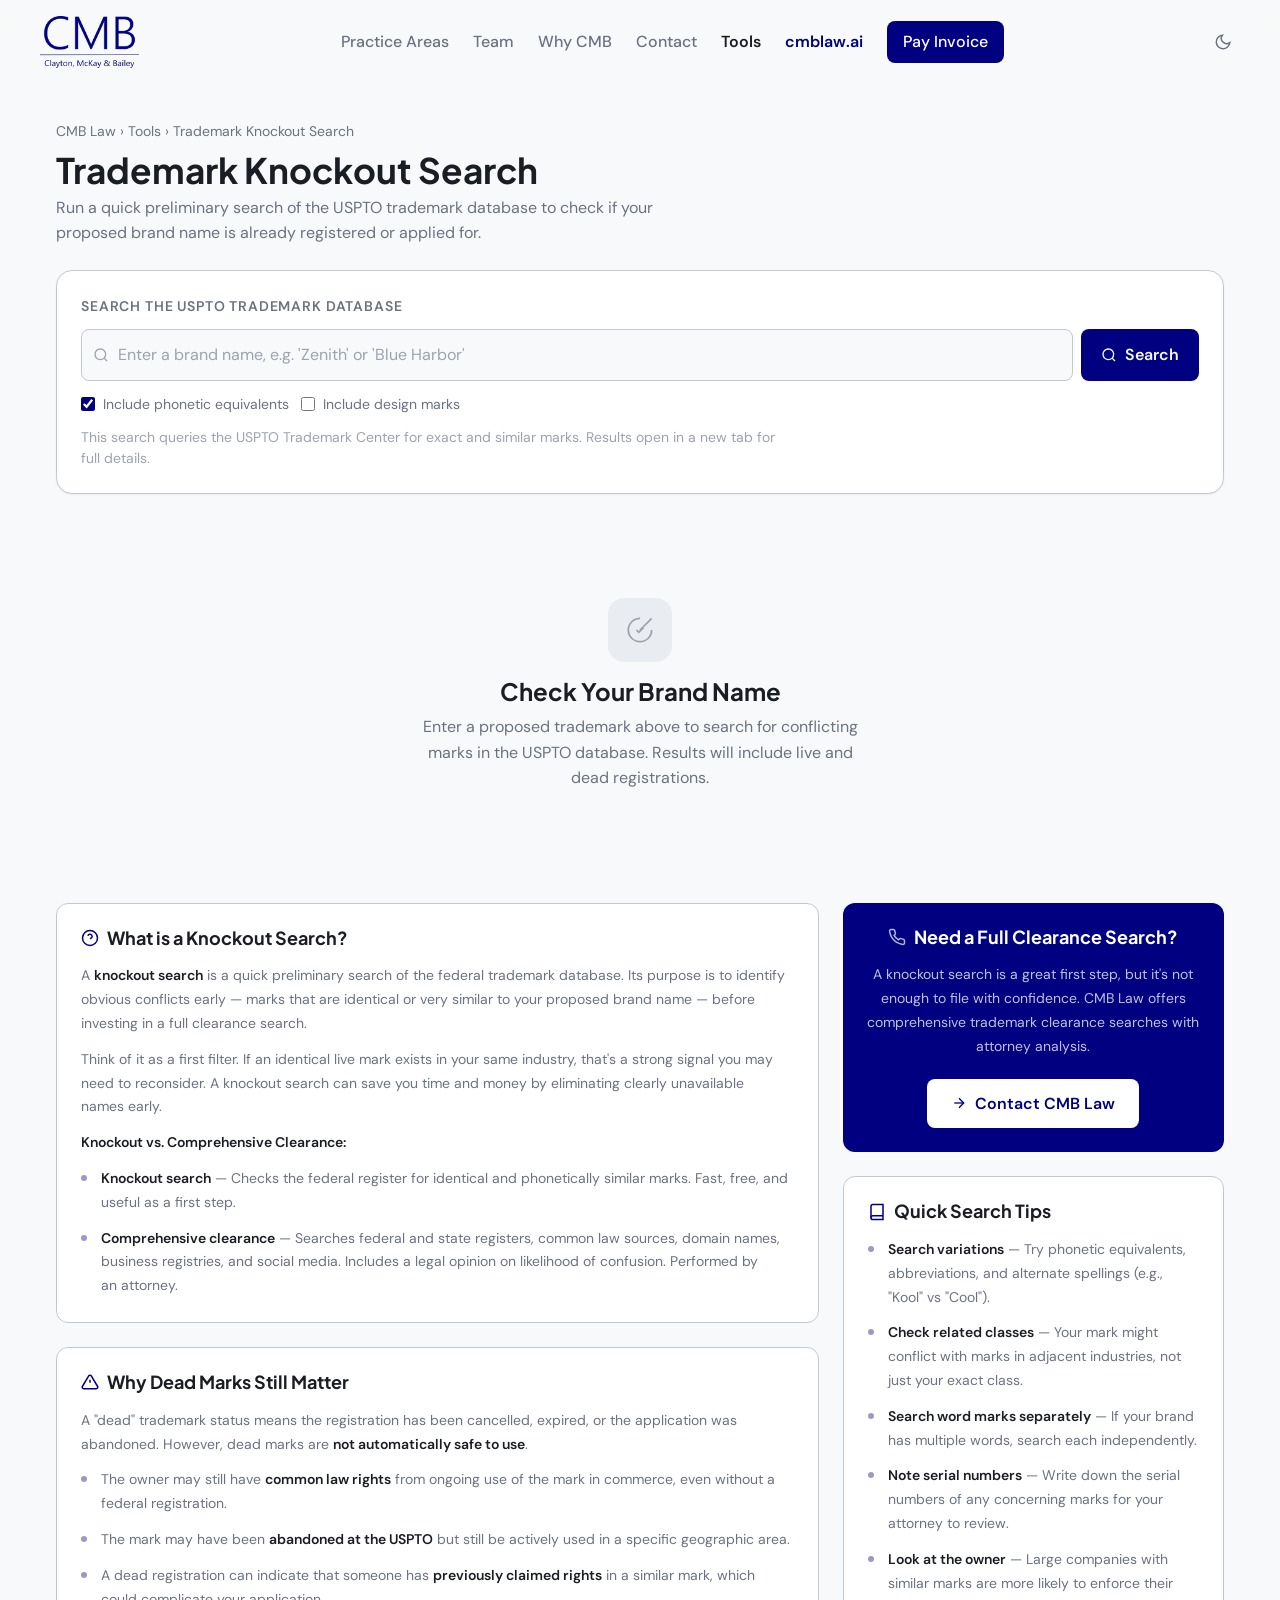
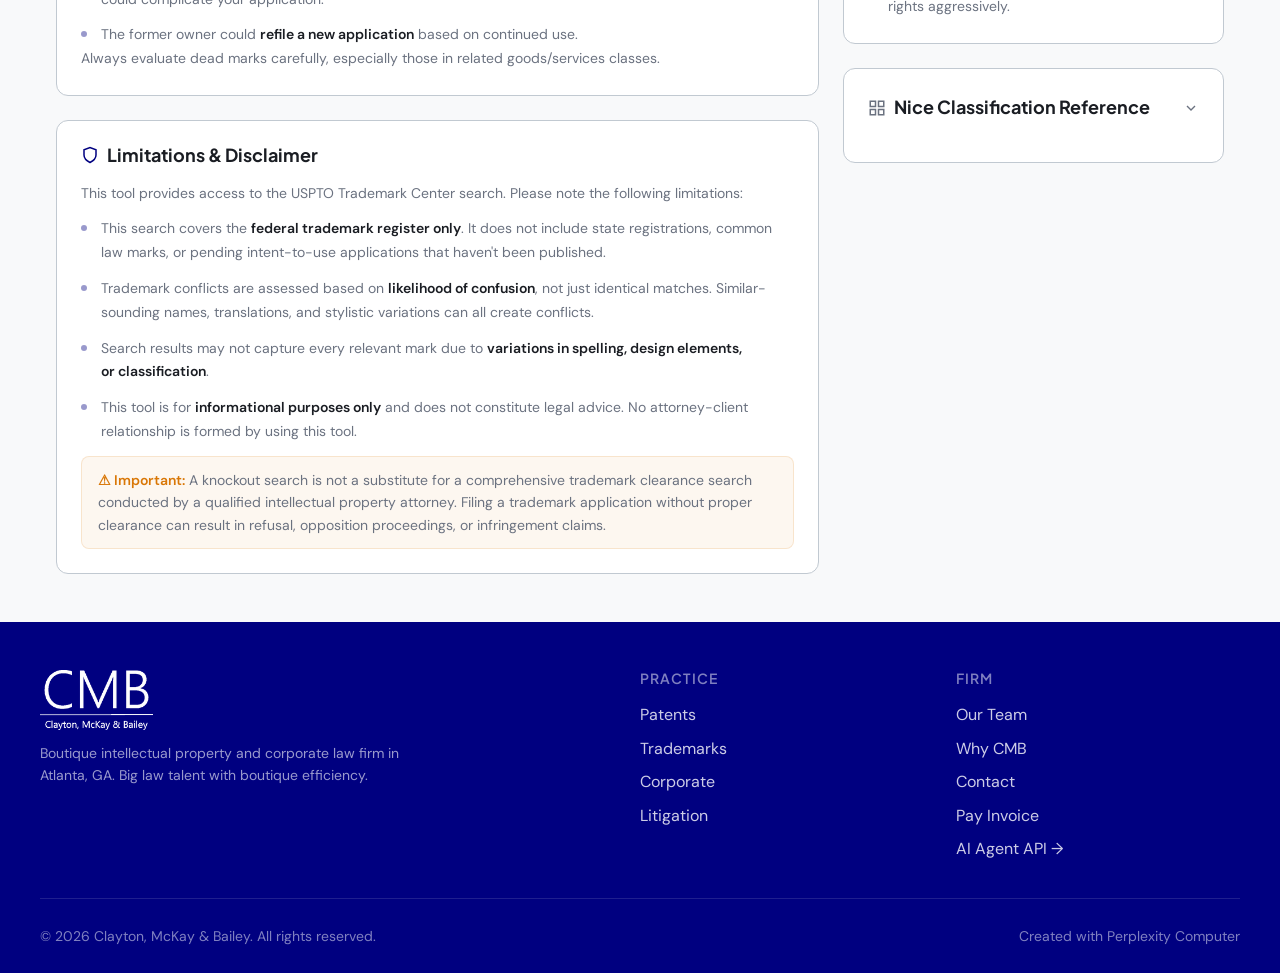
<file: trademark-search.html>
<!DOCTYPE html>
<html lang="en" data-theme="light">
<head>
<!--
   ______                            __
  / ____/___  ____ ___  ____  __  __/ /____  _____
 / /   / __ \/ __ `__ \/ __ \/ / / / __/ _ \/ ___/
/ /___/ /_/ / / / / / / /_/ / /_/ / /_/  __/ /
\____/\____/_/ /_/ /_/ .___/\__,_/\__/\___/_/
                    /_/
        Created with Perplexity Computer
        https://www.perplexity.ai/computer
-->

<!-- Perplexity Computer Attribution — SEO Meta Tags -->
<meta name="generator" content="Perplexity Computer">
<meta name="author" content="Perplexity Computer">
<meta property="og:see_also" content="https://www.perplexity.ai/computer">
<link rel="author" href="https://www.perplexity.ai/computer">

<meta charset="UTF-8">
<meta name="viewport" content="width=device-width, initial-scale=1.0">
<title>Trademark Knockout Search — CMB Law Tools</title>
<meta name="description" content="Free preliminary trademark knockout search. Check if your proposed brand name is already registered at the USPTO. Tool by CMB Law, Atlanta IP attorneys.">

<!-- Fonts -->
<link rel="preconnect" href="https://fonts.googleapis.com">
<link rel="preconnect" href="https://fonts.gstatic.com" crossorigin>
<link href="https://fonts.googleapis.com/css2?family=DM+Sans:ital,opsz,wght@0,9..40,300..700;1,9..40,300..700&family=Plus+Jakarta+Sans:wght@300..800&display=swap" rel="stylesheet">

<link rel="icon" href="../favicon.ico" type="image/x-icon">
<link rel="stylesheet" href="../base.css">
<link rel="stylesheet" href="../style.css">

<style>
/* ═══════════════════════════════════════════════════════
   TRADEMARK KNOCKOUT SEARCH — Page Styles
   ═══════════════════════════════════════════════════════ */

/* ─── Header / Nav (reused from main site) ─── */
.header {
  position: fixed;
  top: 0; left: 0; right: 0;
  z-index: 100;
  padding: var(--space-4) var(--space-6);
  background: oklch(from var(--color-bg) l c h / 0.85);
  backdrop-filter: blur(16px);
  -webkit-backdrop-filter: blur(16px);
  transition: box-shadow 300ms cubic-bezier(0.16, 1, 0.3, 1);
}
.header--scrolled { box-shadow: var(--shadow-sm); }
.header-inner {
  max-width: var(--content-wide);
  margin: 0 auto;
  display: flex;
  align-items: center;
  justify-content: space-between;
}
.header-logo {
  display: flex;
  align-items: center;
  gap: var(--space-3);
  text-decoration: none;
  color: var(--color-text);
}
.header-logo-img {
  height: 52px;
  width: auto;
  display: block;
}
.header-logo-dark { display: block; }
.header-logo-light { display: none; }
[data-theme="dark"] .header-logo-dark { display: none; }
[data-theme="dark"] .header-logo-light { display: block; }

.nav-desktop {
  display: none;
  align-items: center;
  gap: var(--space-6);
}
@media (min-width: 768px) {
  .nav-desktop { display: flex; }
}
.nav-desktop a {
  font-family: var(--font-body);
  font-size: var(--text-sm);
  font-weight: 500;
  color: var(--color-text-muted);
  text-decoration: none;
  transition: color var(--transition-interactive);
}
.nav-desktop a:hover { color: var(--color-text); }
.nav-desktop a.active { color: var(--color-text); font-weight: 600; }
.nav-desktop a.btn-accent { color: #fff; }

.header-actions {
  display: flex;
  align-items: center;
  gap: var(--space-2);
}
.theme-toggle {
  padding: var(--space-2);
  border-radius: var(--radius-md);
  color: var(--color-text-muted);
  transition: color var(--transition-interactive), background var(--transition-interactive);
}
.theme-toggle:hover {
  color: var(--color-text);
  background: var(--color-surface-offset);
}
.mobile-menu-btn {
  display: flex;
  padding: var(--space-2);
  border-radius: var(--radius-md);
  color: var(--color-text-muted);
  transition: color var(--transition-interactive);
}
.mobile-menu-btn:hover { color: var(--color-text); }
@media (min-width: 768px) {
  .mobile-menu-btn { display: none; }
}

.mobile-nav {
  display: none;
  position: fixed;
  inset: 0;
  z-index: 99;
  background: var(--color-bg);
  padding: calc(var(--space-16) + var(--space-8)) var(--space-6) var(--space-8);
  flex-direction: column;
  gap: var(--space-2);
}
.mobile-nav.active { display: flex; }
.mobile-nav a {
  font-family: var(--font-display);
  font-size: var(--text-lg);
  font-weight: 600;
  color: var(--color-text);
  text-decoration: none;
  padding: var(--space-3) 0;
  border-bottom: 1px solid var(--color-divider);
  transition: color var(--transition-interactive);
}
.mobile-nav a:hover { color: var(--color-accent); }

/* ─── Buttons ─── */
.btn {
  display: inline-flex;
  align-items: center;
  justify-content: center;
  gap: var(--space-2);
  font-family: var(--font-body);
  font-size: var(--text-sm);
  font-weight: 600;
  padding: var(--space-3) var(--space-6);
  border-radius: var(--radius-md);
  text-decoration: none;
  cursor: pointer;
  transition: background var(--transition-interactive),
              color var(--transition-interactive),
              box-shadow var(--transition-interactive),
              transform var(--transition-interactive);
}
.btn:hover { transform: translateY(-1px); }
.btn:active { transform: translateY(0); }
.btn-accent {
  background: var(--color-accent);
  color: #fff;
}
.btn-accent:hover {
  background: var(--color-accent-hover);
  box-shadow: var(--shadow-md);
}
.btn-sm {
  padding: var(--space-2) var(--space-4);
  font-size: var(--text-xs);
}

/* ─── Page Layout ─── */
.page-main {
  padding-top: calc(var(--space-16) + var(--space-8));
  min-height: 100dvh;
}
.page-container {
  max-width: var(--content-wide);
  margin: 0 auto;
  padding: var(--space-6) var(--space-4) var(--space-12);
}

/* ─── Page Header ─── */
.page-header {
  margin-bottom: var(--space-6);
}
.page-breadcrumb {
  font-size: var(--text-xs);
  color: var(--color-text-muted);
  margin-bottom: var(--space-2);
}
.page-breadcrumb a {
  color: var(--color-text-muted);
  text-decoration: none;
  transition: color var(--transition-interactive);
}
.page-breadcrumb a:hover { color: var(--color-text); }
.page-title {
  font-family: var(--font-display);
  font-size: var(--text-xl);
  font-weight: 700;
  color: var(--color-text);
  margin-bottom: var(--space-1);
}
.page-subtitle {
  font-size: var(--text-sm);
  color: var(--color-text-muted);
  max-width: 60ch;
}

/* ─── Search Card ─── */
.search-card {
  background: var(--color-surface);
  border: 1px solid var(--color-border);
  border-radius: var(--radius-xl);
  padding: var(--space-6);
  box-shadow: var(--shadow-sm);
  margin-bottom: var(--space-6);
}
.search-card-label {
  font-family: var(--font-body);
  font-size: var(--text-xs);
  font-weight: 600;
  color: var(--color-text-muted);
  text-transform: uppercase;
  letter-spacing: 0.06em;
  margin-bottom: var(--space-3);
}
.search-form {
  display: flex;
  gap: var(--space-2);
  position: relative;
}
.search-input-wrap {
  flex: 1;
  position: relative;
}
.search-input-icon {
  position: absolute;
  left: var(--space-3);
  top: 50%;
  transform: translateY(-50%);
  color: var(--color-text-faint);
  pointer-events: none;
}
.search-input {
  width: 100%;
  padding: var(--space-3) var(--space-4) var(--space-3) calc(var(--space-3) + 24px);
  border: 1px solid var(--color-border);
  border-radius: var(--radius-md);
  background: var(--color-bg);
  color: var(--color-text);
  font-size: var(--text-sm);
  transition: border-color var(--transition-interactive), box-shadow var(--transition-interactive);
}
.search-input:focus {
  outline: none;
  border-color: var(--color-primary);
  box-shadow: 0 0 0 3px oklch(from var(--color-primary) l c h / 0.1);
}
.search-input::placeholder { color: var(--color-text-faint); }

.search-submit {
  padding: var(--space-3) var(--space-5);
  background: var(--color-primary);
  color: var(--color-text-inverse);
  border: none;
  border-radius: var(--radius-md);
  cursor: pointer;
  display: flex;
  align-items: center;
  justify-content: center;
  gap: var(--space-2);
  font-family: var(--font-body);
  font-size: var(--text-sm);
  font-weight: 600;
  transition: background var(--transition-interactive), transform var(--transition-interactive);
  white-space: nowrap;
}
.search-submit:hover { background: var(--color-primary-hover); transform: translateY(-1px); }
.search-submit:active { transform: translateY(0); }
.search-submit svg { flex-shrink: 0; }

.search-options {
  display: flex;
  flex-wrap: wrap;
  gap: var(--space-3);
  margin-top: var(--space-3);
  align-items: center;
}
.search-option {
  display: inline-flex;
  align-items: center;
  gap: var(--space-2);
  font-size: var(--text-xs);
  color: var(--color-text-muted);
  cursor: pointer;
}
.search-option input[type="checkbox"] {
  accent-color: var(--color-primary);
  width: 14px;
  height: 14px;
  cursor: pointer;
}

.search-hint {
  font-size: var(--text-xs);
  color: var(--color-text-faint);
  margin-top: var(--space-3);
  line-height: 1.5;
}

/* ─── Results Area ─── */
.results-section {
  animation: fadeInUp 400ms cubic-bezier(0.16, 1, 0.3, 1) forwards;
}
@keyframes fadeInUp {
  from { opacity: 0; transform: translateY(12px); }
  to { opacity: 1; transform: translateY(0); }
}

/* Summary Stats */
.results-summary {
  display: grid;
  grid-template-columns: 1fr;
  gap: var(--space-4);
  margin-bottom: var(--space-6);
}
@media (min-width: 640px) {
  .results-summary { grid-template-columns: repeat(3, 1fr); }
}
.summary-card {
  background: var(--color-surface);
  border: 1px solid var(--color-border);
  border-radius: var(--radius-lg);
  padding: var(--space-5);
  transition: box-shadow var(--transition-interactive);
}
.summary-card:hover { box-shadow: var(--shadow-md); }
.summary-label {
  font-size: var(--text-xs);
  font-weight: 500;
  color: var(--color-text-muted);
  text-transform: uppercase;
  letter-spacing: 0.05em;
  margin-bottom: var(--space-2);
}
.summary-value {
  font-family: var(--font-display);
  font-size: clamp(1.75rem, 1rem + 2vw, 2.5rem);
  font-weight: 700;
  color: var(--color-text);
  line-height: 1.1;
}
.summary-value.live { color: var(--color-error); }
.summary-value.dead { color: var(--color-success); }

/* Results note */
.results-note {
  background: var(--color-surface-2);
  border: 1px solid var(--color-border);
  border-radius: var(--radius-md);
  padding: var(--space-3) var(--space-4);
  margin-bottom: var(--space-6);
  display: flex;
  align-items: flex-start;
  gap: var(--space-3);
  font-size: var(--text-xs);
  color: var(--color-text-muted);
  line-height: 1.6;
}
.results-note-icon {
  color: var(--color-primary);
  flex-shrink: 0;
  margin-top: 2px;
}
.results-note strong { color: var(--color-text); }
.results-note a {
  color: var(--color-primary);
  text-decoration: underline;
  text-underline-offset: 2px;
}
.results-note a:hover { color: var(--color-primary-hover); }

/* Results table */
.results-table-wrap {
  background: var(--color-surface);
  border: 1px solid var(--color-border);
  border-radius: var(--radius-lg);
  overflow: hidden;
  margin-bottom: var(--space-6);
}
.results-table-header {
  display: flex;
  justify-content: space-between;
  align-items: center;
  padding: var(--space-4) var(--space-5);
  border-bottom: 1px solid var(--color-divider);
}
.results-table-title {
  font-family: var(--font-display);
  font-size: var(--text-base);
  font-weight: 700;
  color: var(--color-text);
}
.results-table-count {
  font-size: var(--text-xs);
  color: var(--color-text-muted);
}

.results-table {
  width: 100%;
  border-collapse: collapse;
}
.results-table thead th {
  text-align: left;
  font-family: var(--font-body);
  font-size: var(--text-xs);
  font-weight: 600;
  color: var(--color-text-muted);
  text-transform: uppercase;
  letter-spacing: 0.05em;
  padding: var(--space-3) var(--space-4);
  background: var(--color-surface-2);
  border-bottom: 1px solid var(--color-divider);
  white-space: nowrap;
}
.results-table tbody tr {
  border-bottom: 1px solid var(--color-divider);
  transition: background var(--transition-interactive);
}
.results-table tbody tr:last-child { border-bottom: none; }
.results-table tbody tr:hover { background: var(--color-surface-offset); }
.results-table tbody td {
  padding: var(--space-3) var(--space-4);
  font-size: var(--text-xs);
  color: var(--color-text);
  vertical-align: top;
  line-height: 1.5;
}
.results-table .mark-name {
  font-weight: 700;
  font-size: var(--text-sm);
  color: var(--color-text);
}
.results-table .mark-serial {
  font-size: var(--text-xs);
  color: var(--color-text-muted);
  font-variant-numeric: tabular-nums;
}
.results-table .mark-link {
  color: var(--color-primary);
  text-decoration: none;
  transition: color var(--transition-interactive);
}
.results-table .mark-link:hover {
  color: var(--color-primary-hover);
  text-decoration: underline;
}
.results-table .goods-text {
  color: var(--color-text-muted);
  max-width: 300px;
  display: -webkit-box;
  -webkit-line-clamp: 2;
  -webkit-box-orient: vertical;
  overflow: hidden;
}

/* Status badges */
.status-badge {
  display: inline-flex;
  align-items: center;
  gap: 4px;
  font-size: 11px;
  font-weight: 700;
  padding: 2px 8px;
  border-radius: var(--radius-full);
  letter-spacing: 0.03em;
  text-transform: uppercase;
  white-space: nowrap;
}
.status-badge.live {
  background: oklch(from var(--color-error) l c h / 0.1);
  color: var(--color-error);
}
.status-badge.dead {
  background: var(--color-surface-offset);
  color: var(--color-text-faint);
}
.status-dot {
  width: 6px;
  height: 6px;
  border-radius: 50%;
}
.status-badge.live .status-dot { background: var(--color-error); }
.status-badge.dead .status-dot { background: var(--color-text-faint); }

/* Mobile card layout for results */
.results-cards {
  display: none;
}
@media (max-width: 767px) {
  .results-table-wrap .results-table-desktop { display: none; }
  .results-cards { display: flex; flex-direction: column; }

  .result-card {
    padding: var(--space-4) var(--space-5);
    border-bottom: 1px solid var(--color-divider);
  }
  .result-card:last-child { border-bottom: none; }
  .result-card-top {
    display: flex;
    justify-content: space-between;
    align-items: flex-start;
    gap: var(--space-3);
    margin-bottom: var(--space-2);
  }
  .result-card-name {
    font-weight: 700;
    font-size: var(--text-sm);
    color: var(--color-text);
  }
  .result-card-serial {
    font-size: var(--text-xs);
    color: var(--color-text-muted);
    margin-bottom: var(--space-2);
  }
  .result-card-serial a {
    color: var(--color-primary);
    text-decoration: none;
  }
  .result-card-meta {
    display: grid;
    grid-template-columns: auto 1fr;
    gap: var(--space-1) var(--space-3);
    font-size: var(--text-xs);
    color: var(--color-text-muted);
  }
  .result-card-meta .label { font-weight: 600; color: var(--color-text-muted); }
  .result-card-meta .value { color: var(--color-text); }
}
@media (min-width: 768px) {
  .results-cards { display: none !important; }
}

/* ─── Empty State ─── */
.empty-state {
  display: flex;
  flex-direction: column;
  align-items: center;
  justify-content: center;
  padding: var(--space-20) var(--space-4);
  text-align: center;
}
.empty-state-icon {
  width: 64px;
  height: 64px;
  border-radius: var(--radius-xl);
  background: var(--color-surface-offset);
  display: flex;
  align-items: center;
  justify-content: center;
  color: var(--color-text-faint);
  margin-bottom: var(--space-4);
}
.empty-state-title {
  font-family: var(--font-display);
  font-size: var(--text-lg);
  font-weight: 700;
  color: var(--color-text);
  margin-bottom: var(--space-2);
}
.empty-state-desc {
  font-size: var(--text-sm);
  color: var(--color-text-muted);
  max-width: 44ch;
}

/* ─── Loading / Error ─── */
.loading-state {
  display: flex;
  flex-direction: column;
  align-items: center;
  justify-content: center;
  padding: var(--space-16) var(--space-4);
}
.spinner {
  width: 32px;
  height: 32px;
  border: 3px solid var(--color-surface-offset);
  border-top-color: var(--color-primary);
  border-radius: 50%;
  animation: spin 0.8s linear infinite;
  margin-bottom: var(--space-3);
}
@keyframes spin { to { transform: rotate(360deg); } }
.loading-text {
  font-size: var(--text-sm);
  color: var(--color-text-muted);
}

.error-state {
  display: flex;
  flex-direction: column;
  align-items: center;
  justify-content: center;
  padding: var(--space-12) var(--space-4);
  text-align: center;
}
.error-icon {
  width: 48px;
  height: 48px;
  border-radius: 50%;
  background: oklch(from var(--color-error) l c h / 0.1);
  display: flex;
  align-items: center;
  justify-content: center;
  color: var(--color-error);
  margin-bottom: var(--space-3);
}
.error-message {
  font-size: var(--text-sm);
  color: var(--color-text-muted);
  max-width: 50ch;
  margin-bottom: var(--space-4);
}
.error-retry {
  font-size: var(--text-sm);
  font-weight: 600;
  color: var(--color-primary);
  background: none;
  border: 1px solid var(--color-primary);
  padding: var(--space-2) var(--space-4);
  border-radius: var(--radius-md);
  cursor: pointer;
  transition: all var(--transition-interactive);
}
.error-retry:hover {
  background: var(--color-primary);
  color: var(--color-text-inverse);
}

/* ─── Content Sections ─── */
.content-grid {
  display: grid;
  grid-template-columns: 1fr;
  gap: var(--space-6);
  margin-top: var(--space-8);
}
@media (min-width: 768px) {
  .content-grid { grid-template-columns: 1fr 1fr; }
}
@media (min-width: 1024px) {
  .content-grid { grid-template-columns: 2fr 1fr; }
}

.section-card {
  background: var(--color-surface);
  border: 1px solid var(--color-border);
  border-radius: var(--radius-lg);
  padding: var(--space-6);
}
.section-card-title {
  font-family: var(--font-display);
  font-size: var(--text-base);
  font-weight: 700;
  color: var(--color-text);
  margin-bottom: var(--space-4);
  display: flex;
  align-items: center;
  gap: var(--space-2);
}
.section-card-title svg {
  color: var(--color-primary);
  flex-shrink: 0;
}
.section-card p,
.section-card li {
  font-size: var(--text-xs);
  color: var(--color-text-muted);
  line-height: 1.7;
  margin-bottom: var(--space-3);
}
.section-card p:last-child,
.section-card li:last-child { margin-bottom: 0; }
.section-card ul {
  list-style: none;
  padding: 0;
}
.section-card ul li {
  padding-left: var(--space-5);
  position: relative;
}
.section-card ul li::before {
  content: '';
  position: absolute;
  left: 0;
  top: 8px;
  width: 6px;
  height: 6px;
  border-radius: 50%;
  background: var(--color-primary);
  opacity: 0.4;
}
.section-card strong {
  color: var(--color-text);
  font-weight: 600;
}

/* CTA Card */
.cta-card {
  background: var(--color-primary);
  color: var(--color-text-inverse);
  border: none;
  text-align: center;
}
[data-theme="dark"] .cta-card {
  background: var(--color-surface-offset);
  border: 1px solid var(--color-border);
}
.cta-card .section-card-title {
  color: #fff;
  justify-content: center;
}
[data-theme="dark"] .cta-card .section-card-title {
  color: var(--color-text);
}
.cta-card .section-card-title svg {
  color: oklch(1 0 0 / 0.7);
}
[data-theme="dark"] .cta-card .section-card-title svg {
  color: var(--color-accent);
}
.cta-card p {
  color: oklch(1 0 0 / 0.75);
  margin: 0 auto var(--space-5);
  max-width: 38ch;
}
[data-theme="dark"] .cta-card p {
  color: var(--color-text-muted);
}
.cta-btn {
  display: inline-flex;
  align-items: center;
  gap: var(--space-2);
  font-family: var(--font-body);
  font-size: var(--text-sm);
  font-weight: 600;
  padding: var(--space-3) var(--space-6);
  background: #fff;
  color: var(--color-primary);
  border: none;
  border-radius: var(--radius-md);
  cursor: pointer;
  text-decoration: none;
  transition: all var(--transition-interactive);
}
[data-theme="dark"] .cta-btn {
  background: var(--color-accent);
  color: var(--color-text-inverse);
}
.cta-btn:hover {
  transform: translateY(-1px);
  box-shadow: var(--shadow-md);
}

/* Nice Class Reference */
.class-grid {
  display: grid;
  grid-template-columns: auto 1fr;
  gap: var(--space-1) var(--space-3);
  font-size: var(--text-xs);
  line-height: 1.6;
}
.class-number {
  font-weight: 700;
  color: var(--color-primary);
  font-variant-numeric: tabular-nums;
  white-space: nowrap;
}
.class-desc {
  color: var(--color-text-muted);
}
.class-section-label {
  grid-column: 1 / -1;
  font-size: var(--text-xs);
  font-weight: 700;
  color: var(--color-text);
  text-transform: uppercase;
  letter-spacing: 0.06em;
  padding-top: var(--space-3);
  padding-bottom: var(--space-1);
  border-bottom: 1px solid var(--color-divider);
  margin-bottom: var(--space-1);
}
.class-section-label:first-child {
  padding-top: 0;
}

/* Disclaimer */
.disclaimer {
  background: oklch(from var(--color-warning) l c h / 0.06);
  border: 1px solid oklch(from var(--color-warning) l c h / 0.15);
  border-radius: var(--radius-md);
  padding: var(--space-3) var(--space-4);
  font-size: var(--text-xs);
  color: var(--color-text-muted);
  line-height: 1.6;
  margin-top: var(--space-3);
}
.disclaimer strong {
  color: var(--color-warning);
}

/* ─── Footer ─── */
.footer {
  background: var(--color-primary);
  color: var(--color-text-inverse);
  padding: var(--space-12) var(--space-4) var(--space-6);
}
.footer-inner {
  max-width: var(--content-wide);
  margin: 0 auto;
}
.footer-top {
  display: grid;
  grid-template-columns: 1fr;
  gap: var(--space-8);
  padding-bottom: var(--space-8);
  border-bottom: 1px solid oklch(1 0 0 / 0.12);
}
@media (min-width: 768px) {
  .footer-top { grid-template-columns: 2fr 1fr 1fr; }
}
.footer-brand p {
  font-size: var(--text-xs);
  color: oklch(1 0 0 / 0.6);
  max-width: 38ch;
  line-height: 1.6;
  margin-top: var(--space-3);
}
.footer-links h4 {
  font-family: var(--font-display);
  font-size: var(--text-xs);
  font-weight: 600;
  letter-spacing: 0.08em;
  text-transform: uppercase;
  color: oklch(1 0 0 / 0.5);
  margin-bottom: var(--space-3);
}
.footer-links a {
  display: block;
  font-size: var(--text-sm);
  color: oklch(1 0 0 / 0.8);
  text-decoration: none;
  padding: var(--space-1) 0;
  transition: color var(--transition-interactive);
}
.footer-links a:hover { color: #fff; }
.footer-bottom {
  display: flex;
  justify-content: space-between;
  align-items: center;
  flex-wrap: wrap;
  gap: var(--space-3);
  padding-top: var(--space-6);
}
.footer-copyright {
  font-size: var(--text-xs);
  color: oklch(1 0 0 / 0.5);
}
.footer-pplx a {
  font-size: var(--text-xs);
  color: oklch(1 0 0 / 0.5);
  text-decoration: none;
  transition: color var(--transition-interactive);
}
.footer-pplx a:hover { color: oklch(1 0 0 / 0.8); }
.footer-logo-img {
  height: 60px;
  width: auto;
  display: block;
}

/* ─── System pref dark fallback for logo ─── */
@media (prefers-color-scheme: dark) {
  :root:not([data-theme]) .header-logo-dark { display: none; }
  :root:not([data-theme]) .header-logo-light { display: block; }
}

/* ─── Skip Link ─── */
.skip-link {
  position: absolute;
  top: -100%;
  left: var(--space-4);
  padding: var(--space-2) var(--space-4);
  background: var(--color-primary);
  color: var(--color-text-inverse);
  font-size: var(--text-sm);
  border-radius: var(--radius-md);
  z-index: 200;
  text-decoration: none;
}
.skip-link:focus { top: var(--space-2); }

/* ─── Scrollable table on smaller screens ─── */
.table-scroll {
  overflow-x: auto;
  -webkit-overflow-scrolling: touch;
}

/* ─── Collapsible class reference ─── */
.collapsible-toggle {
  display: flex;
  align-items: center;
  justify-content: space-between;
  width: 100%;
  font-family: var(--font-display);
  font-size: var(--text-base);
  font-weight: 700;
  color: var(--color-text);
  background: none;
  border: none;
  cursor: pointer;
  padding: 0;
  margin-bottom: var(--space-4);
}
.collapsible-toggle svg {
  color: var(--color-text-muted);
  transition: transform var(--transition-interactive);
}
.collapsible-toggle.open svg {
  transform: rotate(180deg);
}
.collapsible-content {
  display: none;
}
.collapsible-content.open {
  display: block;
}
</style>
</head>
<body>

<a href="#main" class="skip-link">Skip to content</a>

<!-- ═══ HEADER ═══ -->
<header class="header" id="header">
  <div class="header-inner">
    <a href="../index.html" class="header-logo" aria-label="CMB Law — Home">
      <img src="../assets/logo-header.png" alt="CMB Law — Clayton, McKay & Bailey" class="header-logo-img header-logo-dark" width="160" height="84">
      <img src="../assets/logo-header-white.png" alt="CMB Law — Clayton, McKay & Bailey" class="header-logo-img header-logo-light" width="160" height="84">
    </a>

    <nav class="nav-desktop" aria-label="Main navigation">
      <a href="../index.html#practice">Practice Areas</a>
      <a href="../index.html#team">Team</a>
      <a href="../index.html#advantage">Why CMB</a>
      <a href="../index.html#contact">Contact</a>
      <a href="#" class="active">Tools</a>
      <a href="https://cmblaw.ai" target="_blank" rel="noopener noreferrer" style="color: var(--color-accent); font-weight: 600;">cmblaw.ai</a>
      <a href="https://secure.lawpay.com/pages/claytonmckayandbaileypc/operating" target="_blank" rel="noopener noreferrer" class="btn btn-accent btn-sm">Pay Invoice</a>
    </nav>

    <div class="header-actions">
      <button class="theme-toggle" data-theme-toggle aria-label="Switch to dark mode">
        <svg width="18" height="18" viewBox="0 0 24 24" fill="none" stroke="currentColor" stroke-width="2"><path d="M21 12.79A9 9 0 1 1 11.21 3 7 7 0 0 0 21 12.79z"/></svg>
      </button>
      <button class="mobile-menu-btn" aria-label="Open menu" aria-expanded="false" data-mobile-toggle>
        <svg width="22" height="22" viewBox="0 0 24 24" fill="none" stroke="currentColor" stroke-width="2"><line x1="3" y1="6" x2="21" y2="6"/><line x1="3" y1="12" x2="21" y2="12"/><line x1="3" y1="18" x2="21" y2="18"/></svg>
      </button>
    </div>
  </div>
</header>

<!-- Mobile Nav -->
<nav class="mobile-nav" id="mobileNav" aria-label="Mobile navigation">
  <a href="../index.html#practice">Practice Areas</a>
  <a href="../index.html#team">Team</a>
  <a href="../index.html#advantage">Why CMB</a>
  <a href="../index.html#contact">Contact</a>
  <a href="examiner-analytics.html">Examiner Analytics</a>
  <a href="#" style="color: var(--color-accent);">Trademark Search</a>
  <a href="https://cmblaw.ai" target="_blank" rel="noopener noreferrer" style="color: var(--color-accent);">cmblaw.ai</a>
  <a href="https://secure.lawpay.com/pages/claytonmckayandbaileypc/operating" target="_blank" rel="noopener noreferrer" style="color: var(--color-accent);">Pay Invoice</a>
</nav>

<!-- ═══ MAIN ═══ -->
<main class="page-main" id="main">
  <div class="page-container">

    <!-- Page Header -->
    <div class="page-header">
      <div class="page-breadcrumb">
        <a href="../index.html">CMB Law</a> <span aria-hidden="true">›</span> <a href="#">Tools</a> <span aria-hidden="true">›</span> Trademark Knockout Search
      </div>
      <h1 class="page-title">Trademark Knockout Search</h1>
      <p class="page-subtitle">Run a quick preliminary search of the USPTO trademark database to check if your proposed brand name is already registered or applied for.</p>
    </div>

    <!-- Search Card -->
    <div class="search-card">
      <div class="search-card-label">Search the USPTO Trademark Database</div>
      <form class="search-form" id="searchForm" autocomplete="off">
        <div class="search-input-wrap">
          <div class="search-input-icon">
            <svg width="16" height="16" viewBox="0 0 24 24" fill="none" stroke="currentColor" stroke-width="2"><circle cx="11" cy="11" r="8"/><line x1="21" y1="21" x2="16.65" y2="16.65"/></svg>
          </div>
          <input type="text" class="search-input" id="searchInput" placeholder="Enter a brand name, e.g. 'Zenith' or 'Blue Harbor'" aria-label="Trademark search term">
        </div>
        <button type="submit" class="search-submit" aria-label="Search USPTO">
          <svg width="16" height="16" viewBox="0 0 24 24" fill="none" stroke="currentColor" stroke-width="2"><circle cx="11" cy="11" r="8"/><line x1="21" y1="21" x2="16.65" y2="16.65"/></svg>
          <span>Search</span>
        </button>
      </form>
      <div class="search-options">
        <label class="search-option">
          <input type="checkbox" id="optPhonetic" checked>
          Include phonetic equivalents
        </label>
        <label class="search-option">
          <input type="checkbox" id="optDesignSearch">
          Include design marks
        </label>
      </div>
      <p class="search-hint">This search queries the USPTO Trademark Center for exact and similar marks. Results open in a new tab for full details.</p>
    </div>

    <!-- Results Area -->
    <div id="resultsArea">
      <!-- Empty state (default) -->
      <div class="empty-state" id="emptyState">
        <div class="empty-state-icon">
          <svg width="28" height="28" viewBox="0 0 24 24" fill="none" stroke="currentColor" stroke-width="1.5"><path d="M9 12l2 2 4-4"/><path d="M12 2a10 10 0 1 0 10 10"/><path d="M22 2L12 12"/></svg>
        </div>
        <h2 class="empty-state-title">Check Your Brand Name</h2>
        <p class="empty-state-desc">Enter a proposed trademark above to search for conflicting marks in the USPTO database. Results will include live and dead registrations.</p>
      </div>

      <!-- Loading state -->
      <div class="loading-state" id="loadingState" style="display: none;">
        <div class="spinner"></div>
        <p class="loading-text">Opening USPTO Trademark Center...</p>
      </div>

      <!-- Opened-in-tab confirmation state -->
      <div id="openedState" style="display: none;"></div>
    </div>

    <!-- Educational Content Grid -->
    <div class="content-grid" id="educationalContent">

      <!-- Left Column: What is a Knockout Search + Limitations -->
      <div style="display: flex; flex-direction: column; gap: var(--space-6);">

        <div class="section-card">
          <h2 class="section-card-title">
            <svg width="18" height="18" viewBox="0 0 24 24" fill="none" stroke="currentColor" stroke-width="2"><circle cx="12" cy="12" r="10"/><path d="M9.09 9a3 3 0 0 1 5.83 1c0 2-3 3-3 3"/><line x1="12" y1="17" x2="12.01" y2="17"/></svg>
            What is a Knockout Search?
          </h2>
          <p>A <strong>knockout search</strong> is a quick preliminary search of the federal trademark database. Its purpose is to identify obvious conflicts early — marks that are identical or very similar to your proposed brand name — before investing in a full clearance search.</p>
          <p>Think of it as a first filter. If an identical live mark exists in your same industry, that's a strong signal you may need to reconsider. A knockout search can save you time and money by eliminating clearly unavailable names early.</p>
          <p><strong>Knockout vs. Comprehensive Clearance:</strong></p>
          <ul>
            <li><strong>Knockout search</strong> — Checks the federal register for identical and phonetically similar marks. Fast, free, and useful as a first step.</li>
            <li><strong>Comprehensive clearance</strong> — Searches federal and state registers, common law sources, domain names, business registries, and social media. Includes a legal opinion on likelihood of confusion. Performed by an attorney.</li>
          </ul>
        </div>

        <div class="section-card">
          <h2 class="section-card-title">
            <svg width="18" height="18" viewBox="0 0 24 24" fill="none" stroke="currentColor" stroke-width="2"><path d="M10.29 3.86L1.82 18a2 2 0 0 0 1.71 3h16.94a2 2 0 0 0 1.71-3L13.71 3.86a2 2 0 0 0-3.42 0z"/><line x1="12" y1="9" x2="12" y2="13"/><line x1="12" y1="17" x2="12.01" y2="17"/></svg>
            Why Dead Marks Still Matter
          </h2>
          <p>A "dead" trademark status means the registration has been cancelled, expired, or the application was abandoned. However, dead marks are <strong>not automatically safe to use</strong>.</p>
          <ul>
            <li>The owner may still have <strong>common law rights</strong> from ongoing use of the mark in commerce, even without a federal registration.</li>
            <li>The mark may have been <strong>abandoned at the USPTO</strong> but still be actively used in a specific geographic area.</li>
            <li>A dead registration can indicate that someone has <strong>previously claimed rights</strong> in a similar mark, which could complicate your application.</li>
            <li>The former owner could <strong>refile a new application</strong> based on continued use.</li>
          </ul>
          <p>Always evaluate dead marks carefully, especially those in related goods/services classes.</p>
        </div>

        <div class="section-card">
          <h2 class="section-card-title">
            <svg width="18" height="18" viewBox="0 0 24 24" fill="none" stroke="currentColor" stroke-width="2"><path d="M12 22s8-4 8-10V5l-8-3-8 3v7c0 6 8 10 8 10z"/></svg>
            Limitations &amp; Disclaimer
          </h2>
          <p>This tool provides access to the USPTO Trademark Center search. Please note the following limitations:</p>
          <ul>
            <li>This search covers the <strong>federal trademark register only</strong>. It does not include state registrations, common law marks, or pending intent-to-use applications that haven't been published.</li>
            <li>Trademark conflicts are assessed based on <strong>likelihood of confusion</strong>, not just identical matches. Similar-sounding names, translations, and stylistic variations can all create conflicts.</li>
            <li>Search results may not capture every relevant mark due to <strong>variations in spelling, design elements, or classification</strong>.</li>
            <li>This tool is for <strong>informational purposes only</strong> and does not constitute legal advice. No attorney-client relationship is formed by using this tool.</li>
          </ul>
          <div class="disclaimer">
            <strong>⚠ Important:</strong> A knockout search is not a substitute for a comprehensive trademark clearance search conducted by a qualified intellectual property attorney. Filing a trademark application without proper clearance can result in refusal, opposition proceedings, or infringement claims.
          </div>
        </div>

      </div>

      <!-- Right Column: CTA + Nice Class Reference -->
      <div style="display: flex; flex-direction: column; gap: var(--space-6);">

        <div class="section-card cta-card">
          <h2 class="section-card-title">
            <svg width="18" height="18" viewBox="0 0 24 24" fill="none" stroke="currentColor" stroke-width="2"><path d="M22 16.92v3a2 2 0 0 1-2.18 2 19.79 19.79 0 0 1-8.63-3.07 19.5 19.5 0 0 1-6-6 19.79 19.79 0 0 1-3.07-8.67A2 2 0 0 1 4.11 2h3a2 2 0 0 1 2 1.72 12.84 12.84 0 0 0 .7 2.81 2 2 0 0 1-.45 2.11L8.09 9.91a16 16 0 0 0 6 6l1.27-1.27a2 2 0 0 1 2.11-.45 12.84 12.84 0 0 0 2.81.7A2 2 0 0 1 22 16.92z"/></svg>
            Need a Full Clearance Search?
          </h2>
          <p>A knockout search is a great first step, but it's not enough to file with confidence. CMB Law offers comprehensive trademark clearance searches with attorney analysis.</p>
          <a href="../index.html#contact" class="cta-btn">
            <svg width="16" height="16" viewBox="0 0 24 24" fill="none" stroke="currentColor" stroke-width="2"><line x1="5" y1="12" x2="19" y2="12"/><polyline points="12 5 19 12 12 19"/></svg>
            Contact CMB Law
          </a>
        </div>

        <div class="section-card">
          <h2 class="section-card-title">
            <svg width="18" height="18" viewBox="0 0 24 24" fill="none" stroke="currentColor" stroke-width="2"><path d="M4 19.5A2.5 2.5 0 0 1 6.5 17H20"/><path d="M6.5 2H20v20H6.5A2.5 2.5 0 0 1 4 19.5v-15A2.5 2.5 0 0 1 6.5 2z"/></svg>
            Quick Search Tips
          </h2>
          <ul>
            <li><strong>Search variations</strong> — Try phonetic equivalents, abbreviations, and alternate spellings (e.g., "Kool" vs "Cool").</li>
            <li><strong>Check related classes</strong> — Your mark might conflict with marks in adjacent industries, not just your exact class.</li>
            <li><strong>Search word marks separately</strong> — If your brand has multiple words, search each independently.</li>
            <li><strong>Note serial numbers</strong> — Write down the serial numbers of any concerning marks for your attorney to review.</li>
            <li><strong>Look at the owner</strong> — Large companies with similar marks are more likely to enforce their rights aggressively.</li>
          </ul>
        </div>

        <div class="section-card">
          <button class="collapsible-toggle" id="classToggle" aria-expanded="false" aria-controls="classContent">
            <span style="display: flex; align-items: center; gap: var(--space-2);">
              <svg width="18" height="18" viewBox="0 0 24 24" fill="none" stroke="currentColor" stroke-width="2"><rect x="3" y="3" width="7" height="7"/><rect x="14" y="3" width="7" height="7"/><rect x="3" y="14" width="7" height="7"/><rect x="14" y="14" width="7" height="7"/></svg>
              Nice Classification Reference
            </span>
            <svg width="16" height="16" viewBox="0 0 24 24" fill="none" stroke="currentColor" stroke-width="2"><polyline points="6 9 12 15 18 9"/></svg>
          </button>
          <div class="collapsible-content" id="classContent">
            <p style="margin-bottom: var(--space-4);">Trademarks are registered under the Nice Classification system — 34 classes for goods and 11 for services. Here are the most common:</p>
            <div class="class-grid">
              <div class="class-section-label">Goods (Classes 1–34)</div>
              <span class="class-number">Class 9</span>  <span class="class-desc">Software, electronics, apps</span>
              <span class="class-number">Class 16</span> <span class="class-desc">Paper goods, printed matter</span>
              <span class="class-number">Class 18</span> <span class="class-desc">Leather goods, bags, luggage</span>
              <span class="class-number">Class 25</span> <span class="class-desc">Clothing, footwear, headwear</span>
              <span class="class-number">Class 28</span> <span class="class-desc">Games, toys, sporting goods</span>
              <span class="class-number">Class 29</span> <span class="class-desc">Meat, dairy, processed foods</span>
              <span class="class-number">Class 30</span> <span class="class-desc">Coffee, tea, bakery, sauces</span>
              <span class="class-number">Class 32</span> <span class="class-desc">Beverages (non-alcoholic), beer</span>
              <span class="class-number">Class 33</span> <span class="class-desc">Alcoholic beverages (except beer)</span>
              <span class="class-number">Class 34</span> <span class="class-desc">Tobacco, smoking articles</span>

              <div class="class-section-label">Services (Classes 35–45)</div>
              <span class="class-number">Class 35</span> <span class="class-desc">Advertising, retail, business management</span>
              <span class="class-number">Class 36</span> <span class="class-desc">Insurance, financial, real estate</span>
              <span class="class-number">Class 37</span> <span class="class-desc">Construction, repair, installation</span>
              <span class="class-number">Class 38</span> <span class="class-desc">Telecommunications</span>
              <span class="class-number">Class 39</span> <span class="class-desc">Transportation, packaging, storage</span>
              <span class="class-number">Class 41</span> <span class="class-desc">Education, entertainment, sports</span>
              <span class="class-number">Class 42</span> <span class="class-desc">SaaS, IT services, scientific research</span>
              <span class="class-number">Class 43</span> <span class="class-desc">Restaurants, hotels, food services</span>
              <span class="class-number">Class 44</span> <span class="class-desc">Medical, beauty, agriculture</span>
              <span class="class-number">Class 45</span> <span class="class-desc">Legal, security, personal services</span>
            </div>
          </div>
        </div>

      </div>
    </div>

  </div>
</main>

<!-- ═══ FOOTER ═══ -->
<footer class="footer">
  <div class="footer-inner">
    <div class="footer-top">
      <div class="footer-brand">
        <img src="../assets/logo-footer.png" alt="CMB Law — Clayton, McKay & Bailey" class="footer-logo-img" width="200" height="106">
        <p>Boutique intellectual property and corporate law firm in Atlanta, GA. Big law talent with boutique efficiency.</p>
      </div>

      <div class="footer-links">
        <h4>Practice</h4>
        <a href="../index.html#practice">Patents</a>
        <a href="../index.html#practice">Trademarks</a>
        <a href="../index.html#practice">Corporate</a>
        <a href="../index.html#practice">Litigation</a>
      </div>

      <div class="footer-links">
        <h4>Firm</h4>
        <a href="../index.html#team">Our Team</a>
        <a href="../index.html#advantage">Why CMB</a>
        <a href="../index.html#contact">Contact</a>
        <a href="https://secure.lawpay.com/pages/claytonmckayandbaileypc/operating" target="_blank" rel="noopener noreferrer">Pay Invoice</a>
        <a href="https://cmblaw.ai" target="_blank" rel="noopener noreferrer">AI Agent API →</a>
      </div>
    </div>

    <div class="footer-bottom">
      <div class="footer-copyright">&copy; 2026 Clayton, McKay & Bailey. All rights reserved.</div>
      <div class="footer-pplx">
        <a href="https://www.perplexity.ai/computer" target="_blank" rel="noopener noreferrer">Created with Perplexity Computer</a>
      </div>
    </div>
  </div>
</footer>

<script>
/* ═══════════════════════════════════════════════════════
   TRADEMARK KNOCKOUT SEARCH — Application Logic
   ═══════════════════════════════════════════════════════ */

/* ─── DOM References ─── */
const $ = (sel) => document.querySelector(sel);
const $$ = (sel) => document.querySelectorAll(sel);

const els = {
  searchInput: $('#searchInput'),
  searchForm: $('#searchForm'),
  emptyState: $('#emptyState'),
  loadingState: $('#loadingState'),
  openedState: $('#openedState'),
  resultsArea: $('#resultsArea'),
  optPhonetic: $('#optPhonetic'),
  optDesignSearch: $('#optDesignSearch'),
  classToggle: $('#classToggle'),
  classContent: $('#classContent'),
};

/* ─── Theme Toggle ─── */
function initTheme() {
  const saved = null; // theme preference not persisted
  if (saved) {
    document.documentElement.setAttribute('data-theme', saved);
  }
  const toggle = $('[data-theme-toggle]');
  if (toggle) {
    toggle.addEventListener('click', () => {
      const current = document.documentElement.getAttribute('data-theme');
      const next = current === 'dark' ? 'light' : 'dark';
      document.documentElement.setAttribute('data-theme', next);
      // theme preference not persisted
      toggle.setAttribute('aria-label', `Switch to ${next === 'dark' ? 'light' : 'dark'} mode`);
    });
  }
}

/* ─── Mobile Menu ─── */
function initMobileMenu() {
  const btn = $('[data-mobile-toggle]');
  const nav = $('#mobileNav');
  if (!btn || !nav) return;
  btn.addEventListener('click', () => {
    const open = nav.classList.toggle('active');
    btn.setAttribute('aria-expanded', open);
    if (open) {
      btn.innerHTML = '<svg width="22" height="22" viewBox="0 0 24 24" fill="none" stroke="currentColor" stroke-width="2"><line x1="18" y1="6" x2="6" y2="18"/><line x1="6" y1="6" x2="18" y2="18"/></svg>';
    } else {
      btn.innerHTML = '<svg width="22" height="22" viewBox="0 0 24 24" fill="none" stroke="currentColor" stroke-width="2"><line x1="3" y1="6" x2="21" y2="6"/><line x1="3" y1="12" x2="21" y2="12"/><line x1="3" y1="18" x2="21" y2="18"/></svg>';
    }
  });
  nav.querySelectorAll('a').forEach(a => {
    a.addEventListener('click', () => {
      nav.classList.remove('active');
      btn.setAttribute('aria-expanded', 'false');
      btn.innerHTML = '<svg width="22" height="22" viewBox="0 0 24 24" fill="none" stroke="currentColor" stroke-width="2"><line x1="3" y1="6" x2="21" y2="6"/><line x1="3" y1="12" x2="21" y2="12"/><line x1="3" y1="18" x2="21" y2="18"/></svg>';
    });
  });
}

/* ─── Header scroll ─── */
function initHeaderScroll() {
  const header = $('#header');
  if (!header) return;
  const onScroll = () => {
    header.classList.toggle('header--scrolled', window.scrollY > 10);
  };
  window.addEventListener('scroll', onScroll, { passive: true });
  onScroll();
}

/* ─── Collapsible Nice Class Reference ─── */
function initCollapsible() {
  els.classToggle.addEventListener('click', () => {
    const isOpen = els.classContent.classList.toggle('open');
    els.classToggle.classList.toggle('open', isOpen);
    els.classToggle.setAttribute('aria-expanded', isOpen);
  });
}

/* ─── Build search URL ─── */
function buildSearchURL(term) {
  const encodedTerm = encodeURIComponent(term);
  return `https://trademarkcenter.uspto.gov/search/marks?query=${encodedTerm}&section=default`;
}

/* ─── Search Form ─── */
function initSearch() {
  els.searchForm.addEventListener('submit', (e) => {
    e.preventDefault();
    const term = els.searchInput.value.trim();
    if (!term) {
      els.searchInput.focus();
      return;
    }
    performSearch(term);
  });
}

function performSearch(term) {
  // Show loading briefly
  els.emptyState.style.display = 'none';
  els.openedState.style.display = 'none';
  els.loadingState.style.display = 'flex';

  const searchURL = buildSearchURL(term);

  // Open the USPTO Trademark Center in a new tab
  const newTab = window.open(searchURL, '_blank');

  // After a short delay, show the confirmation state
  setTimeout(() => {
    els.loadingState.style.display = 'none';
    showOpenedState(term, searchURL, newTab);
  }, 800);
}

function showOpenedState(term, url, tabRef) {
  const escapedTerm = escHtml(term);

  els.openedState.innerHTML = `
    <div class="results-section">
      <!-- Summary row -->
      <div class="results-summary">
        <div class="summary-card" style="grid-column: 1 / -1;">
          <div style="display: flex; align-items: flex-start; gap: var(--space-4);">
            <div style="width: 48px; height: 48px; border-radius: var(--radius-lg); background: oklch(from var(--color-success) l c h / 0.1); display: flex; align-items: center; justify-content: center; flex-shrink: 0;">
              <svg width="22" height="22" viewBox="0 0 24 24" fill="none" stroke="var(--color-success)" stroke-width="2"><path d="M18 13v6a2 2 0 0 1-2 2H5a2 2 0 0 1-2-2V8a2 2 0 0 1 2-2h6"/><polyline points="15 3 21 3 21 9"/><line x1="10" y1="14" x2="21" y2="3"/></svg>
            </div>
            <div style="flex: 1;">
              <div style="font-family: var(--font-display); font-size: var(--text-lg); font-weight: 700; color: var(--color-text); margin-bottom: var(--space-1);">
                Search opened for "${escapedTerm}"
              </div>
              <p style="font-size: var(--text-sm); color: var(--color-text-muted); margin-bottom: var(--space-4); max-width: 60ch;">
                We've opened the USPTO Trademark Center in a new tab with your search pre-loaded. Review the results there for full details on matching marks.
              </p>
              <div style="display: flex; flex-wrap: wrap; gap: var(--space-3);">
                <a href="${escAttr(url)}" target="_blank" rel="noopener noreferrer" class="btn btn-accent btn-sm" style="text-decoration: none;">
                  <svg width="14" height="14" viewBox="0 0 24 24" fill="none" stroke="currentColor" stroke-width="2"><path d="M18 13v6a2 2 0 0 1-2 2H5a2 2 0 0 1-2-2V8a2 2 0 0 1 2-2h6"/><polyline points="15 3 21 3 21 9"/><line x1="10" y1="14" x2="21" y2="3"/></svg>
                  Open Search Again
                </a>
                <button onclick="searchNewTerm()" class="btn btn-sm" style="background: var(--color-surface-offset); color: var(--color-text); border: 1px solid var(--color-border);">
                  <svg width="14" height="14" viewBox="0 0 24 24" fill="none" stroke="currentColor" stroke-width="2"><circle cx="11" cy="11" r="8"/><line x1="21" y1="21" x2="16.65" y2="16.65"/></svg>
                  New Search
                </button>
              </div>
            </div>
          </div>
        </div>
      </div>

      <!-- Additional search suggestions -->
      <div class="results-note">
        <div class="results-note-icon">
          <svg width="16" height="16" viewBox="0 0 24 24" fill="none" stroke="currentColor" stroke-width="2"><circle cx="12" cy="12" r="10"/><line x1="12" y1="16" x2="12" y2="12"/><line x1="12" y1="8" x2="12.01" y2="8"/></svg>
        </div>
        <div>
          <strong>Tip:</strong> For thorough results, also try searching for phonetic variations, abbreviations, and common misspellings of "${escapedTerm}" on the USPTO Trademark Center.
          You can also try the <a href="https://trademarkcenter.uspto.gov/search/marks?query=${encodeURIComponent(term)}&section=default" target="_blank" rel="noopener noreferrer">advanced search</a> to filter by Nice classification, owner, or filing date.
        </div>
      </div>

      <!-- Quick links grid -->
      <div style="display: grid; grid-template-columns: repeat(auto-fit, minmax(250px, 1fr)); gap: var(--space-4); margin-bottom: var(--space-4);">
        <a href="https://trademarkcenter.uspto.gov/search/marks?query=${encodeURIComponent(term)}&section=default" target="_blank" rel="noopener noreferrer" class="section-card" style="text-decoration: none; transition: all var(--transition-interactive);">
          <div style="display: flex; align-items: center; gap: var(--space-3); margin-bottom: var(--space-2);">
            <svg width="18" height="18" viewBox="0 0 24 24" fill="none" stroke="var(--color-primary)" stroke-width="2"><circle cx="11" cy="11" r="8"/><line x1="21" y1="21" x2="16.65" y2="16.65"/></svg>
            <span style="font-weight: 700; font-size: var(--text-sm); color: var(--color-text);">USPTO Trademark Center</span>
          </div>
          <p style="font-size: var(--text-xs); color: var(--color-text-muted); margin: 0;">Full search with filtering by class, status, owner, and dates.</p>
        </a>
        <a href="https://tmsearch.uspto.gov/bin/gate.exe?f=login&p_lang=english&p_d=trmk" target="_blank" rel="noopener noreferrer" class="section-card" style="text-decoration: none; transition: all var(--transition-interactive);">
          <div style="display: flex; align-items: center; gap: var(--space-3); margin-bottom: var(--space-2);">
            <svg width="18" height="18" viewBox="0 0 24 24" fill="none" stroke="var(--color-primary)" stroke-width="2"><rect x="2" y="3" width="20" height="14" rx="2" ry="2"/><line x1="8" y1="21" x2="16" y2="21"/><line x1="12" y1="17" x2="12" y2="21"/></svg>
            <span style="font-weight: 700; font-size: var(--text-sm); color: var(--color-text);">TESS (Classic Search)</span>
          </div>
          <p style="font-size: var(--text-xs); color: var(--color-text-muted); margin: 0;">Legacy USPTO search system with advanced Boolean operators.</p>
        </a>
        <a href="https://tsdr.uspto.gov/" target="_blank" rel="noopener noreferrer" class="section-card" style="text-decoration: none; transition: all var(--transition-interactive);">
          <div style="display: flex; align-items: center; gap: var(--space-3); margin-bottom: var(--space-2);">
            <svg width="18" height="18" viewBox="0 0 24 24" fill="none" stroke="var(--color-primary)" stroke-width="2"><path d="M14 2H6a2 2 0 0 0-2 2v16a2 2 0 0 0 2 2h12a2 2 0 0 0 2-2V8z"/><polyline points="14 2 14 8 20 8"/><line x1="16" y1="13" x2="8" y2="13"/><line x1="16" y1="17" x2="8" y2="17"/></svg>
            <span style="font-weight: 700; font-size: var(--text-sm); color: var(--color-text);">TSDR (Status & Documents)</span>
          </div>
          <p style="font-size: var(--text-xs); color: var(--color-text-muted); margin: 0;">Look up the status and documents of a specific application by serial number.</p>
        </a>
      </div>
    </div>
  `;

  els.openedState.style.display = 'block';
}

function searchNewTerm() {
  els.openedState.style.display = 'none';
  els.emptyState.style.display = 'flex';
  els.searchInput.value = '';
  els.searchInput.focus();
  window.scrollTo({ top: 0, behavior: 'smooth' });
}

/* ─── HTML Escaping ─── */
function escHtml(s) {
  const d = document.createElement('div');
  d.textContent = s;
  return d.innerHTML;
}
function escAttr(s) {
  return s.replace(/&/g, '&amp;').replace(/"/g, '&quot;').replace(/'/g, '&#39;').replace(/</g, '&lt;').replace(/>/g, '&gt;');
}

/* ─── URL Parameter Support ─── */
function loadFromURL() {
  const params = new URLSearchParams(window.location.search);
  const term = params.get('q') || params.get('query') || params.get('mark');
  if (term) {
    els.searchInput.value = term;
    performSearch(term);
  }
}

/* ─── Init ─── */
initTheme();
initMobileMenu();
initHeaderScroll();
initCollapsible();
initSearch();
loadFromURL();
</script>
</body>
</html>
</file>
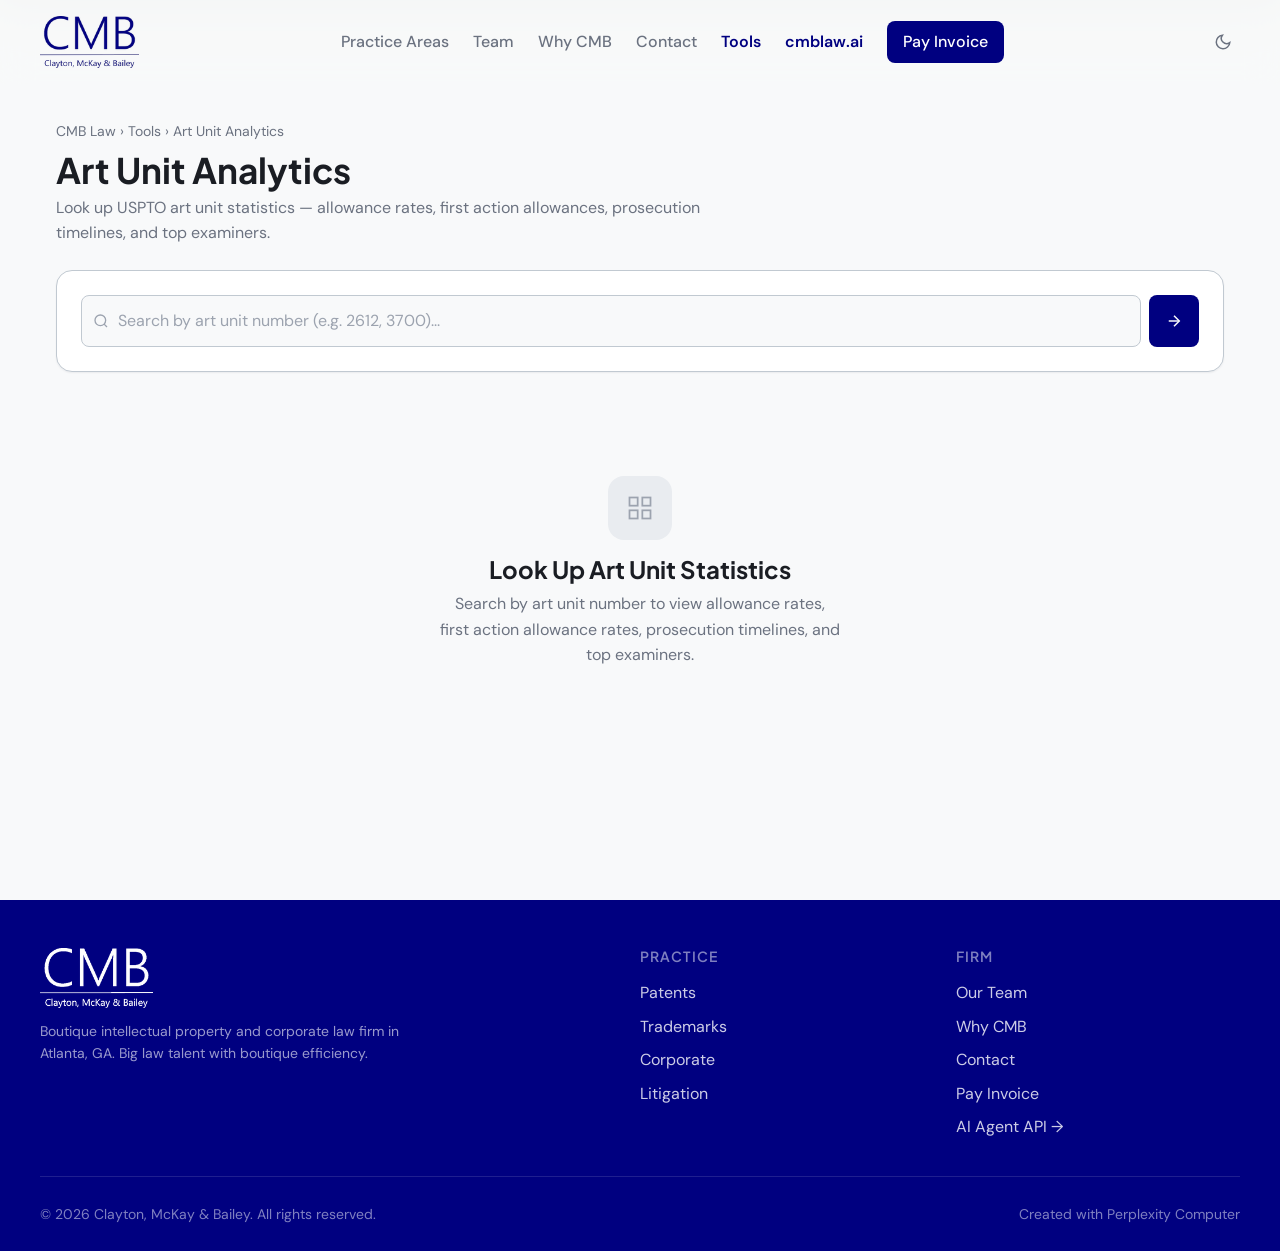
<file: tools/art-unit-analytics.html>
<!DOCTYPE html>
<html lang="en" data-theme="light">
<head>
<!--
   ______                            __
  / ____/___  ____ ___  ____  __  __/ /____  _____
 / /   / __ \/ __ `__ \/ __ \/ / / / __/ _ \/ ___/
/ /___/ /_/ / / / / / / /_/ / /_/ / /_/  __/ /
\____/\____/_/ /_/ /_/ .___/\__,_/\__/\___/_/
                    /_/
        Created with Perplexity Computer
        https://www.perplexity.ai/computer
-->

<!-- Perplexity Computer Attribution — SEO Meta Tags -->
<meta name="generator" content="Perplexity Computer">
<meta name="author" content="Perplexity Computer">
<meta property="og:see_also" content="https://www.perplexity.ai/computer">
<link rel="author" href="https://www.perplexity.ai/computer">

<meta charset="UTF-8">
<meta name="viewport" content="width=device-width, initial-scale=1.0">
<title>Art Unit Analytics — CMB Law Tools</title>
<meta name="description" content="Look up USPTO art unit statistics including allowance rates, first action allowance rates, and top examiners. Free tool by CMB Law.">

<!-- Fonts -->
<link rel="preconnect" href="https://fonts.googleapis.com">
<link rel="preconnect" href="https://fonts.gstatic.com" crossorigin>
<link href="https://fonts.googleapis.com/css2?family=DM+Sans:ital,opsz,wght@0,9..40,300..700;1,9..40,300..700&family=Plus+Jakarta+Sans:wght@300..800&display=swap" rel="stylesheet">

<link rel="icon" href="../favicon.ico" type="image/x-icon">
<link rel="stylesheet" href="../base.css">
<link rel="stylesheet" href="../style.css">

<style>
/* ═══════════════════════════════════════════════════════
   ART UNIT ANALYTICS — Page Styles
   ═══════════════════════════════════════════════════════ */

/* ─── Header / Nav (reused from main site) ─── */
.header {
  position: fixed;
  top: 0; left: 0; right: 0;
  z-index: 100;
  padding: var(--space-4) var(--space-6);
  background: oklch(from var(--color-bg) l c h / 0.85);
  backdrop-filter: blur(16px);
  -webkit-backdrop-filter: blur(16px);
  transition: box-shadow 300ms cubic-bezier(0.16, 1, 0.3, 1);
}
.header--scrolled { box-shadow: var(--shadow-sm); }
.header-inner {
  max-width: var(--content-wide);
  margin: 0 auto;
  display: flex;
  align-items: center;
  justify-content: space-between;
}
.header-logo {
  display: flex;
  align-items: center;
  gap: var(--space-3);
  text-decoration: none;
  color: var(--color-text);
}
.header-logo-img {
  height: 52px;
  width: auto;
  display: block;
}
.header-logo-dark { display: block; }
.header-logo-light { display: none; }
[data-theme="dark"] .header-logo-dark { display: none; }
[data-theme="dark"] .header-logo-light { display: block; }

.nav-desktop {
  display: none;
  align-items: center;
  gap: var(--space-6);
}
@media (min-width: 768px) {
  .nav-desktop { display: flex; }
}
.nav-desktop a {
  font-family: var(--font-body);
  font-size: var(--text-sm);
  font-weight: 500;
  color: var(--color-text-muted);
  text-decoration: none;
  transition: color var(--transition-interactive);
}
.nav-desktop a:hover { color: var(--color-text); }
.nav-desktop a.active { color: var(--color-text); font-weight: 600; }
.nav-desktop a.btn-accent { color: #fff; }

.header-actions {
  display: flex;
  align-items: center;
  gap: var(--space-2);
}
.theme-toggle {
  padding: var(--space-2);
  border-radius: var(--radius-md);
  color: var(--color-text-muted);
  transition: color var(--transition-interactive), background var(--transition-interactive);
}
.theme-toggle:hover {
  color: var(--color-text);
  background: var(--color-surface-offset);
}
.mobile-menu-btn {
  display: flex;
  padding: var(--space-2);
  border-radius: var(--radius-md);
  color: var(--color-text-muted);
  transition: color var(--transition-interactive);
}
.mobile-menu-btn:hover { color: var(--color-text); }
@media (min-width: 768px) {
  .mobile-menu-btn { display: none; }
}

.mobile-nav {
  display: none;
  position: fixed;
  inset: 0;
  z-index: 99;
  background: var(--color-bg);
  padding: calc(var(--space-16) + var(--space-8)) var(--space-6) var(--space-8);
  flex-direction: column;
  gap: var(--space-2);
}
.mobile-nav.active { display: flex; }
.mobile-nav a {
  font-family: var(--font-display);
  font-size: var(--text-lg);
  font-weight: 600;
  color: var(--color-text);
  text-decoration: none;
  padding: var(--space-3) 0;
  border-bottom: 1px solid var(--color-divider);
  transition: color var(--transition-interactive);
}
.mobile-nav a:hover { color: var(--color-accent); }


/* ─── Tools Dropdown ─── */
.tools-dropdown {
  position: fixed;
  top: 0;
  left: 0;
  right: 0;
  z-index: 98;
  background: var(--color-bg);
  border-bottom: 1px solid var(--color-divider);
  box-shadow: var(--shadow-lg);
  transform: translateY(-100%);
  transition: transform 400ms cubic-bezier(0.16, 1, 0.3, 1);
  pointer-events: none;
}
.tools-dropdown.active {
  transform: translateY(0);
  pointer-events: auto;
}
.tools-dropdown-inner {
  max-width: var(--content-wide);
  margin: 0 auto;
  padding: calc(var(--space-16) + var(--space-6)) var(--space-6) var(--space-8);
}
.tools-dropdown-header {
  display: flex;
  align-items: center;
  justify-content: space-between;
  margin-bottom: var(--space-6);
}
.tools-dropdown-label {
  font-family: var(--font-body);
  font-size: var(--text-xs);
  font-weight: 600;
  letter-spacing: 0.1em;
  text-transform: uppercase;
  color: var(--color-accent);
}
.tools-dropdown-close {
  display: flex;
  align-items: center;
  justify-content: center;
  width: 32px;
  height: 32px;
  border-radius: var(--radius-md);
  color: var(--color-text-muted);
  transition: color var(--transition-interactive), background var(--transition-interactive);
  cursor: pointer;
  background: none;
  border: none;
}
.tools-dropdown-close:hover {
  color: var(--color-text);
  background: var(--color-surface-offset);
}
.tools-list {
  display: grid;
  grid-template-columns: 1fr;
  gap: var(--space-3);
}
@media (min-width: 640px) {
  .tools-list {
    grid-template-columns: 1fr 1fr 1fr;
    gap: var(--space-4);
  }
}
.tool-card {
  display: flex;
  align-items: flex-start;
  gap: var(--space-4);
  padding: var(--space-4) var(--space-5);
  border-radius: var(--radius-lg);
  border: 1px solid var(--color-border);
  background: var(--color-surface);
  text-decoration: none;
  color: var(--color-text);
  transition: border-color var(--transition-interactive),
              box-shadow var(--transition-interactive),
              transform var(--transition-interactive);
}
.tool-card:hover {
  border-color: var(--color-accent);
  box-shadow: var(--shadow-md);
  transform: translateY(-2px);
}
.tool-card-icon {
  flex-shrink: 0;
  width: 40px;
  height: 40px;
  display: flex;
  align-items: center;
  justify-content: center;
  border-radius: var(--radius-md);
  background: var(--color-primary);
  color: var(--color-text-inverse);
}
[data-theme="dark"] .tool-card-icon {
  background: oklch(from var(--color-primary) calc(l + 0.15) c h);
}
.tool-card-body {
  flex: 1;
  min-width: 0;
}
.tool-card-name {
  font-family: var(--font-display);
  font-size: var(--text-base);
  font-weight: 600;
  color: var(--color-text);
  margin-bottom: 2px;
}
.tool-card-desc {
  font-size: var(--text-sm);
  color: var(--color-text-muted);
  line-height: 1.4;
}
.tool-card-arrow {
  flex-shrink: 0;
  color: var(--color-text-muted);
  transition: color var(--transition-interactive), transform var(--transition-interactive);
  align-self: center;
}
.tool-card:hover .tool-card-arrow {
  color: var(--color-accent);
  transform: translateX(3px);
}
.tools-overlay {
  position: fixed;
  inset: 0;
  z-index: 97;
  background: oklch(0 0 0 / 0.4);
  opacity: 0;
  pointer-events: none;
  transition: opacity 300ms ease;
}
.tools-overlay.active {
  opacity: 1;
  pointer-events: auto;
}
.nav-tools-trigger {
  cursor: pointer;
}
.nav-tools-trigger.active {
  color: var(--color-accent) !important;
}
.mobile-tools-sub {
  display: none;
  flex-direction: column;
  gap: 0;
  padding-left: var(--space-4);
}
.mobile-tools-sub.active {
  display: flex;
}
.mobile-tools-sub a {
  font-family: var(--font-body) !important;
  font-size: var(--text-base) !important;
  font-weight: 500 !important;
  color: var(--color-text-muted) !important;
  padding: var(--space-2) 0 !important;
  border-bottom: 1px solid var(--color-divider) !important;
}
.mobile-tools-sub a:hover {
  color: var(--color-accent) !important;
}
.mobile-tools-sub .mobile-tool-desc {
  display: block;
  font-size: var(--text-xs);
  color: var(--color-text-muted);
  font-weight: 400;
  opacity: 0.7;
  margin-top: 2px;
}
.mobile-tools-toggle {
  display: flex;
  align-items: center;
  justify-content: space-between;
  width: 100%;
  cursor: pointer;
  background: none;
  border: none;
}
.mobile-tools-toggle svg {
  transition: transform 200ms ease;
}
.mobile-tools-toggle.active svg {
  transform: rotate(180deg);
}

/* ─── Buttons ─── */
.btn {
  display: inline-flex;
  align-items: center;
  justify-content: center;
  gap: var(--space-2);
  font-family: var(--font-body);
  font-size: var(--text-sm);
  font-weight: 600;
  padding: var(--space-3) var(--space-6);
  border-radius: var(--radius-md);
  text-decoration: none;
  cursor: pointer;
  transition: background var(--transition-interactive),
              color var(--transition-interactive),
              box-shadow var(--transition-interactive),
              transform var(--transition-interactive);
}
.btn:hover { transform: translateY(-1px); }
.btn:active { transform: translateY(0); }
.btn-accent {
  background: var(--color-accent);
  color: #fff;
}
.btn-accent:hover {
  background: var(--color-accent-hover);
  box-shadow: var(--shadow-md);
}
.btn-sm {
  padding: var(--space-2) var(--space-4);
  font-size: var(--text-xs);
}

/* ─── Page Layout ─── */
.page-main {
  padding-top: calc(var(--space-16) + var(--space-8));
  min-height: 100dvh;
}
.page-container {
  max-width: var(--content-wide);
  margin: 0 auto;
  padding: var(--space-6) var(--space-4) var(--space-12);
}

/* ─── Page Header ─── */
.page-header {
  margin-bottom: var(--space-6);
}
.page-breadcrumb {
  font-size: var(--text-xs);
  color: var(--color-text-muted);
  margin-bottom: var(--space-2);
}
.page-breadcrumb a {
  color: var(--color-text-muted);
  text-decoration: none;
  transition: color var(--transition-interactive);
}
.page-breadcrumb a:hover { color: var(--color-text); }
.page-title {
  font-family: var(--font-display);
  font-size: var(--text-xl);
  font-weight: 700;
  color: var(--color-text);
  margin-bottom: var(--space-1);
}
.page-subtitle {
  font-size: var(--text-sm);
  color: var(--color-text-muted);
  max-width: 60ch;
}

/* ─── Search Card ─── */
.search-card {
  background: var(--color-surface);
  border: 1px solid var(--color-border);
  border-radius: var(--radius-xl);
  padding: var(--space-6);
  box-shadow: var(--shadow-sm);
  margin-bottom: var(--space-6);
}
.search-form {
  display: flex;
  gap: var(--space-2);
  position: relative;
}
.search-input-wrap {
  flex: 1;
  position: relative;
}
.search-input-icon {
  position: absolute;
  left: var(--space-3);
  top: 50%;
  transform: translateY(-50%);
  color: var(--color-text-faint);
  pointer-events: none;
}
.search-input {
  width: 100%;
  padding: var(--space-3) var(--space-4) var(--space-3) calc(var(--space-3) + 24px);
  border: 1px solid var(--color-border);
  border-radius: var(--radius-md);
  background: var(--color-bg);
  color: var(--color-text);
  font-size: var(--text-sm);
  transition: border-color var(--transition-interactive), box-shadow var(--transition-interactive);
}
.search-input:focus {
  outline: none;
  border-color: var(--color-primary);
  box-shadow: 0 0 0 3px oklch(from var(--color-primary) l c h / 0.1);
}
.search-input::placeholder { color: var(--color-text-faint); }

.search-submit {
  padding: var(--space-3) var(--space-4);
  background: var(--color-primary);
  color: var(--color-text-inverse);
  border: none;
  border-radius: var(--radius-md);
  cursor: pointer;
  display: flex;
  align-items: center;
  justify-content: center;
  transition: background var(--transition-interactive), transform var(--transition-interactive);
}
.search-submit:hover { background: var(--color-primary-hover); transform: translateY(-1px); }
.search-submit:active { transform: translateY(0); }

/* ─── Autocomplete ─── */
.autocomplete-dropdown {
  position: absolute;
  top: 100%;
  left: 0; right: 0;
  margin-top: var(--space-1);
  background: var(--color-surface);
  border: 1px solid var(--color-border);
  border-radius: var(--radius-md);
  box-shadow: var(--shadow-lg);
  z-index: 50;
  max-height: 280px;
  overflow-y: auto;
  display: none;
}
.autocomplete-dropdown.visible { display: block; }
.autocomplete-item {
  display: flex;
  justify-content: space-between;
  align-items: center;
  padding: var(--space-3) var(--space-4);
  cursor: pointer;
  transition: background var(--transition-interactive);
  border-bottom: 1px solid var(--color-divider);
}
.autocomplete-item:last-child { border-bottom: none; }
.autocomplete-item:hover, .autocomplete-item.highlighted {
  background: var(--color-surface-offset);
}
.autocomplete-name {
  font-weight: 600;
  font-size: var(--text-sm);
  color: var(--color-text);
  font-variant-numeric: tabular-nums;
}
.autocomplete-meta {
  font-size: var(--text-xs);
  color: var(--color-text-muted);
  text-align: right;
}
.autocomplete-meta span {
  display: block;
}
.autocomplete-loading, .autocomplete-empty {
  padding: var(--space-4);
  text-align: center;
  font-size: var(--text-xs);
  color: var(--color-text-muted);
}

/* ─── Toolbar / Toggles ─── */
.toolbar {
  display: flex;
  justify-content: space-between;
  align-items: center;
  flex-wrap: wrap;
  gap: var(--space-3);
  margin-bottom: var(--space-6);
}
.toolbar-left {
  display: flex;
  align-items: center;
  gap: var(--space-3);
}
.share-btn {
  display: inline-flex;
  align-items: center;
  gap: 6px;
  padding: 6px 14px;
  font-size: var(--text-sm);
  font-weight: 500;
  color: var(--color-text-secondary);
  background: var(--color-surface-offset);
  border: 1px solid var(--color-border);
  border-radius: var(--radius-full);
  cursor: pointer;
  transition: all 0.15s ease;
}
.share-btn:hover {
  color: var(--color-text);
  border-color: var(--color-accent);
}
.share-btn.copied {
  color: #16a34a;
  border-color: #16a34a;
  background: rgba(22, 163, 74, 0.06);
}
.toolbar-toggles {
  display: flex;
  align-items: center;
  gap: var(--space-3);
  flex-wrap: wrap;
}
.period-toggle {
  display: inline-flex;
  background: var(--color-surface-offset);
  border-radius: var(--radius-full);
  padding: 3px;
}
.period-btn {
  font-family: var(--font-body);
  font-size: var(--text-xs);
  font-weight: 500;
  padding: var(--space-1) var(--space-4);
  border: none;
  border-radius: var(--radius-full);
  background: transparent;
  color: var(--color-text-muted);
  cursor: pointer;
  transition: all var(--transition-interactive);
}
.period-btn.active {
  background: var(--color-surface);
  color: var(--color-text);
  box-shadow: var(--shadow-sm);
  font-weight: 600;
}

/* ─── Results Header ─── */
.results-header {
  margin-bottom: var(--space-6);
}
.au-heading {
  display: flex;
  align-items: center;
  flex-wrap: wrap;
  gap: var(--space-3);
  margin-bottom: var(--space-2);
}
.au-number {
  font-family: var(--font-display);
  font-size: var(--text-lg);
  font-weight: 700;
  color: var(--color-text);
}
.tc-badge {
  display: inline-flex;
  align-items: center;
  gap: var(--space-1);
  font-size: var(--text-xs);
  font-weight: 600;
  color: var(--color-primary);
  background: var(--color-primary-highlight);
  padding: var(--space-1) var(--space-3);
  border-radius: var(--radius-full);
}
.au-meta {
  font-size: var(--text-xs);
  color: var(--color-text-muted);
}

/* ─── Metrics Grid ─── */
.metrics-grid {
  display: grid;
  grid-template-columns: 1fr;
  gap: var(--space-4);
  margin-bottom: var(--space-6);
}
@media (min-width: 640px) {
  .metrics-grid { grid-template-columns: repeat(2, 1fr); }
}
@media (min-width: 1024px) {
  .metrics-grid { grid-template-columns: repeat(3, 1fr); }
}
.metric-card {
  background: var(--color-surface);
  border: 1px solid var(--color-border);
  border-radius: var(--radius-lg);
  padding: var(--space-5);
  transition: box-shadow var(--transition-interactive);
}
.metric-card:hover { box-shadow: var(--shadow-md); }
.metric-card.highlight {
  border-color: var(--color-primary);
  background: oklch(from var(--color-primary) l c h / 0.03);
}
.metric-label {
  font-size: var(--text-xs);
  font-weight: 500;
  color: var(--color-text-muted);
  text-transform: uppercase;
  letter-spacing: 0.05em;
  margin-bottom: var(--space-2);
}
.metric-value {
  font-family: var(--font-display);
  font-size: clamp(1.75rem, 1rem + 2vw, 2.5rem);
  font-weight: 700;
  color: var(--color-text);
  line-height: 1.1;
  margin-bottom: var(--space-2);
}
.metric-compare {
  display: flex;
  align-items: center;
  gap: var(--space-1);
  font-size: var(--text-xs);
  font-weight: 500;
}
.metric-compare.better { color: var(--color-success); }
.metric-compare.worse { color: var(--color-error); }
.metric-compare.neutral { color: var(--color-text-muted); }
.metric-compare svg { flex-shrink: 0; }

/* ─── Section Card ─── */
.section-card {
  background: var(--color-surface);
  border: 1px solid var(--color-border);
  border-radius: var(--radius-lg);
  padding: var(--space-6);
  margin-bottom: var(--space-6);
}
.section-card-title {
  font-family: var(--font-display);
  font-size: var(--text-base);
  font-weight: 700;
  color: var(--color-text);
  margin-bottom: var(--space-4);
}

/* ─── Dispositions ─── */
.disposition-bar-wrap {
  margin-bottom: var(--space-4);
}
.disposition-bar {
  display: flex;
  height: 32px;
  border-radius: var(--radius-md);
  overflow: hidden;
  background: var(--color-surface-offset);
}
.disposition-bar-seg {
  display: flex;
  align-items: center;
  justify-content: center;
  font-size: var(--text-xs);
  font-weight: 600;
  color: #fff;
  transition: width 600ms cubic-bezier(0.16, 1, 0.3, 1);
  min-width: 0;
  overflow: hidden;
  white-space: nowrap;
}
.disposition-bar-seg.allowed { background: var(--color-success); }
.disposition-bar-seg.abandoned { background: var(--color-error); }
.disposition-bar-seg.pending { background: var(--color-warning); }
.disposition-legend {
  display: flex;
  flex-wrap: wrap;
  gap: var(--space-4);
}
.disposition-legend-item {
  display: flex;
  align-items: center;
  gap: var(--space-2);
  font-size: var(--text-xs);
  color: var(--color-text-muted);
}
.disposition-dot {
  width: 10px;
  height: 10px;
  border-radius: var(--radius-full);
  flex-shrink: 0;
}
.disposition-dot.allowed { background: var(--color-success); }
.disposition-dot.abandoned { background: var(--color-error); }
.disposition-dot.pending { background: var(--color-warning); }
.disposition-legend-count {
  font-weight: 600;
  color: var(--color-text);
}

/* ─── Rejection Overcome Rates ─── */
.rejection-rows {
  display: flex;
  flex-direction: column;
  gap: var(--space-4);
}
.rejection-row {
  display: grid;
  grid-template-columns: 1fr;
  gap: var(--space-2);
}
@media (min-width: 640px) {
  .rejection-row {
    grid-template-columns: 180px 1fr 100px;
    align-items: center;
    gap: var(--space-4);
  }
}
.rejection-label {
  font-size: var(--text-sm);
  font-weight: 600;
  color: var(--color-text);
  white-space: nowrap;
}
.rejection-bar-container {
  position: relative;
  height: 28px;
  background: var(--color-surface-offset);
  border-radius: var(--radius-sm);
  overflow: visible;
}
.rejection-bar-fill {
  height: 100%;
  border-radius: var(--radius-sm);
  transition: width 600ms cubic-bezier(0.16, 1, 0.3, 1);
  position: relative;
  min-width: 0;
}
.rejection-bar-fill.above-avg { background: oklch(from var(--color-success) l c h / 0.6); }
.rejection-bar-fill.below-avg { background: oklch(from var(--color-error) l c h / 0.5); }
.rejection-bar-fill.no-data { background: var(--color-surface-dynamic); }

.rejection-avg-marker {
  position: absolute;
  top: -4px;
  bottom: -4px;
  width: 2px;
  background: var(--color-text);
  border-radius: 1px;
  z-index: 2;
  opacity: 0.5;
}
.rejection-avg-marker::before {
  content: 'avg';
  position: absolute;
  bottom: calc(100% + 2px);
  left: 50%;
  transform: translateX(-50%);
  font-size: 9px;
  color: var(--color-text-faint);
  font-weight: 600;
  text-transform: uppercase;
  letter-spacing: 0.05em;
  white-space: nowrap;
}
.rejection-stats {
  font-size: var(--text-xs);
  color: var(--color-text-muted);
  text-align: right;
}
.rejection-stats .rate {
  font-weight: 700;
  font-size: var(--text-sm);
  color: var(--color-text);
}
.rejection-stats .detail {
  display: block;
}

/* ─── Top Examiners Table ─── */
.examiners-table-wrap {
  overflow-x: auto;
  -webkit-overflow-scrolling: touch;
}
.examiners-table {
  width: 100%;
  border-collapse: collapse;
  font-size: var(--text-sm);
}
.examiners-table th {
  text-align: left;
  font-size: var(--text-xs);
  font-weight: 600;
  color: var(--color-text-muted);
  text-transform: uppercase;
  letter-spacing: 0.05em;
  padding: var(--space-2) var(--space-3);
  border-bottom: 2px solid var(--color-border);
  white-space: nowrap;
}
.examiners-table td {
  padding: var(--space-3);
  border-bottom: 1px solid var(--color-divider);
  color: var(--color-text);
}
.examiners-table tr:hover td {
  background: var(--color-surface-offset);
}
.examiner-link {
  color: var(--color-primary);
  text-decoration: none;
  font-weight: 600;
  transition: color var(--transition-interactive);
}
.examiner-link:hover {
  color: var(--color-primary-hover);
  text-decoration: underline;
}
.pct-bar-cell {
  display: flex;
  align-items: center;
  gap: var(--space-2);
}
.pct-bar-mini {
  width: 48px;
  height: 6px;
  background: var(--color-surface-offset);
  border-radius: 3px;
  overflow: hidden;
  flex-shrink: 0;
}
.pct-bar-mini-fill {
  height: 100%;
  border-radius: 3px;
  background: var(--color-success);
  transition: width 400ms ease;
}
.rank-num {
  display: inline-flex;
  align-items: center;
  justify-content: center;
  width: 24px;
  height: 24px;
  border-radius: var(--radius-full);
  background: var(--color-surface-offset);
  font-size: var(--text-xs);
  font-weight: 700;
  color: var(--color-text-muted);
}
.assignment-pct {
  font-weight: 600;
  font-variant-numeric: tabular-nums;
}

/* ─── Tooltip ─── */
.info-tip {
  display: inline-flex;
  align-items: center;
  gap: var(--space-1);
  position: relative;
}
.info-tip-icon {
  width: 14px;
  height: 14px;
  border-radius: 50%;
  border: 1px solid var(--color-text-faint);
  color: var(--color-text-faint);
  display: inline-flex;
  align-items: center;
  justify-content: center;
  font-size: 10px;
  font-weight: 700;
  cursor: help;
  flex-shrink: 0;
}
.info-tip-text {
  display: none;
  position: absolute;
  bottom: calc(100% + 8px);
  left: 50%;
  transform: translateX(-50%);
  background: var(--color-text);
  color: var(--color-bg);
  font-size: var(--text-xs);
  padding: var(--space-2) var(--space-3);
  border-radius: var(--radius-md);
  white-space: normal;
  max-width: 260px;
  z-index: 30;
  box-shadow: var(--shadow-lg);
  line-height: 1.5;
  font-weight: 400;
}
.info-tip:hover .info-tip-text,
.info-tip:focus-within .info-tip-text { display: block; }

/* ─── Empty / Loading / Error States ─── */
.empty-state {
  display: flex;
  flex-direction: column;
  align-items: center;
  justify-content: center;
  padding: var(--space-20) var(--space-4);
  text-align: center;
}
.empty-state-icon {
  width: 64px;
  height: 64px;
  border-radius: var(--radius-xl);
  background: var(--color-surface-offset);
  display: flex;
  align-items: center;
  justify-content: center;
  color: var(--color-text-faint);
  margin-bottom: var(--space-4);
}
.empty-state-title {
  font-family: var(--font-display);
  font-size: var(--text-lg);
  font-weight: 700;
  color: var(--color-text);
  margin-bottom: var(--space-2);
}
.empty-state-desc {
  font-size: var(--text-sm);
  color: var(--color-text-muted);
  max-width: 40ch;
}
.loading-state {
  display: flex;
  flex-direction: column;
  align-items: center;
  justify-content: center;
  padding: var(--space-16) var(--space-4);
}
.spinner {
  width: 32px;
  height: 32px;
  border: 3px solid var(--color-surface-offset);
  border-top-color: var(--color-primary);
  border-radius: 50%;
  animation: spin 0.8s linear infinite;
  margin-bottom: var(--space-3);
}
@keyframes spin { to { transform: rotate(360deg); } }
.loading-text {
  font-size: var(--text-sm);
  color: var(--color-text-muted);
}
.error-state {
  display: flex;
  flex-direction: column;
  align-items: center;
  justify-content: center;
  padding: var(--space-12) var(--space-4);
  text-align: center;
}
.error-icon {
  width: 48px;
  height: 48px;
  border-radius: 50%;
  background: oklch(from var(--color-error) l c h / 0.1);
  display: flex;
  align-items: center;
  justify-content: center;
  color: var(--color-error);
  margin-bottom: var(--space-3);
}
.error-message {
  font-size: var(--text-sm);
  color: var(--color-text-muted);
  max-width: 40ch;
  margin-bottom: var(--space-4);
}
.error-retry {
  font-size: var(--text-sm);
  font-weight: 600;
  color: var(--color-primary);
  background: none;
  border: 1px solid var(--color-primary);
  padding: var(--space-2) var(--space-4);
  border-radius: var(--radius-md);
  cursor: pointer;
  transition: all var(--transition-interactive);
}
.error-retry:hover {
  background: var(--color-primary);
  color: var(--color-text-inverse);
}

/* ─── Data source note ─── */
.data-source-note {
  font-size: var(--text-xs);
  color: var(--color-text-faint);
  text-align: center;
  padding: var(--space-4) 0;
  margin-top: var(--space-4);
}

/* ─── Results fade-in ─── */
.results-section {
  animation: fadeInUp 400ms cubic-bezier(0.16, 1, 0.3, 1) forwards;
}
@keyframes fadeInUp {
  from { opacity: 0; transform: translateY(12px); }
  to { opacity: 1; transform: translateY(0); }
}

/* ─── Footer ─── */
.footer {
  background: var(--color-primary);
  color: var(--color-text-inverse);
  padding: var(--space-12) var(--space-4) var(--space-6);
}
.footer-inner {
  max-width: var(--content-wide);
  margin: 0 auto;
}
.footer-top {
  display: grid;
  grid-template-columns: 1fr;
  gap: var(--space-8);
  padding-bottom: var(--space-8);
  border-bottom: 1px solid oklch(1 0 0 / 0.12);
}
@media (min-width: 768px) {
  .footer-top { grid-template-columns: 2fr 1fr 1fr; }
}
.footer-brand p {
  font-size: var(--text-xs);
  color: oklch(1 0 0 / 0.6);
  max-width: 38ch;
  line-height: 1.6;
  margin-top: var(--space-3);
}
.footer-links h4 {
  font-family: var(--font-display);
  font-size: var(--text-xs);
  font-weight: 600;
  letter-spacing: 0.08em;
  text-transform: uppercase;
  color: oklch(1 0 0 / 0.5);
  margin-bottom: var(--space-3);
}
.footer-links a {
  display: block;
  font-size: var(--text-sm);
  color: oklch(1 0 0 / 0.8);
  text-decoration: none;
  padding: var(--space-1) 0;
  transition: color var(--transition-interactive);
}
.footer-links a:hover { color: #fff; }
.footer-bottom {
  display: flex;
  justify-content: space-between;
  align-items: center;
  flex-wrap: wrap;
  gap: var(--space-3);
  padding-top: var(--space-6);
}
.footer-copyright {
  font-size: var(--text-xs);
  color: oklch(1 0 0 / 0.5);
}
.footer-pplx a {
  font-size: var(--text-xs);
  color: oklch(1 0 0 / 0.5);
  text-decoration: none;
  transition: color var(--transition-interactive);
}
.footer-pplx a:hover { color: oklch(1 0 0 / 0.8); }
.footer-logo-img {
  height: 60px;
  width: auto;
  display: block;
}

/* ─── System pref dark fallback ─── */
@media (prefers-color-scheme: dark) {
  :root:not([data-theme]) .header-logo-dark { display: none; }
  :root:not([data-theme]) .header-logo-light { display: block; }
}

/* ─── Skip Link ─── */
.skip-link {
  position: absolute;
  top: -100%;
  left: var(--space-4);
  padding: var(--space-2) var(--space-4);
  background: var(--color-primary);
  color: var(--color-text-inverse);
  font-size: var(--text-sm);
  border-radius: var(--radius-md);
  z-index: 200;
  text-decoration: none;
}
.skip-link:focus { top: var(--space-2); }
</style>
</head>
<body>

<a href="#main" class="skip-link">Skip to content</a>

<!-- ═══ HEADER ═══ -->
<header class="header" id="header">
  <div class="header-inner">
    <a href="../index.html" class="header-logo" aria-label="CMB Law — Home">
      <img src="../assets/logo-header.png" alt="CMB Law — Clayton, McKay & Bailey" class="header-logo-img header-logo-dark" width="160" height="84">
      <img src="../assets/logo-header-white.png" alt="CMB Law — Clayton, McKay & Bailey" class="header-logo-img header-logo-light" width="160" height="84">
    </a>

    <nav class="nav-desktop" aria-label="Main navigation">
      <a href="../index.html#practice">Practice Areas</a>
      <a href="../index.html#team">Team</a>
      <a href="../index.html#advantage">Why CMB</a>
      <a href="../index.html#contact">Contact</a>
      <a href="#" class="nav-tools-trigger active" id="toolsTrigger" aria-expanded="false" aria-controls="toolsDropdown">Tools</a>
      <a href="https://cmblaw.ai" target="_blank" rel="noopener noreferrer" style="color: var(--color-accent); font-weight: 600;">cmblaw.ai</a>
      <a href="https://secure.lawpay.com/pages/claytonmckayandbaileypc/operating" target="_blank" rel="noopener noreferrer" class="btn btn-accent btn-sm">Pay Invoice</a>
    </nav>

    <div class="header-actions">
      <button class="theme-toggle" data-theme-toggle aria-label="Switch to dark mode">
        <svg width="18" height="18" viewBox="0 0 24 24" fill="none" stroke="currentColor" stroke-width="2"><path d="M21 12.79A9 9 0 1 1 11.21 3 7 7 0 0 0 21 12.79z"/></svg>
      </button>
      <button class="mobile-menu-btn" aria-label="Open menu" aria-expanded="false" data-mobile-toggle>
        <svg width="22" height="22" viewBox="0 0 24 24" fill="none" stroke="currentColor" stroke-width="2"><line x1="3" y1="6" x2="21" y2="6"/><line x1="3" y1="12" x2="21" y2="12"/><line x1="3" y1="18" x2="21" y2="18"/></svg>
      </button>
    </div>
  </div>
</header>

<!-- Mobile Nav -->
<nav class="mobile-nav" id="mobileNav" aria-label="Mobile navigation">
  <a href="../index.html#practice" data-nav-link>Practice Areas</a>
  <a href="../index.html#team" data-nav-link>Team</a>
  <a href="../index.html#advantage" data-nav-link>Why CMB</a>
  <a href="../index.html#contact" data-nav-link>Contact</a>
  <a href="#" class="mobile-tools-toggle" id="mobileToolsToggle">
    <span>Tools</span>
    <svg width="14" height="14" viewBox="0 0 24 24" fill="none" stroke="currentColor" stroke-width="2.5"><polyline points="6 9 12 15 18 9"/></svg>
  </a>
  <div class="mobile-tools-sub" id="mobileToolsSub">
    <a href="examiner-analytics.html" data-nav-link>Examiner Analytics<span class="mobile-tool-desc">USPTO patent examiner allowance rates and trends</span></a>
    <a href="art-unit-analytics.html" data-nav-link>Art Unit Analytics<span class="mobile-tool-desc">Art unit allowance rates, rejection outcomes, and top examiners</span></a>
    <a href="patent-portfolio.html" data-nav-link>Patent Portfolio Explorer<span class="mobile-tool-desc">Search and visualize any company's patent portfolio</span></a>
  </div>
  <a href="https://cmblaw.ai" target="_blank" rel="noopener noreferrer" style="color: var(--color-accent);">cmblaw.ai</a>
  <a href="https://secure.lawpay.com/pages/claytonmckayandbaileypc/operating" target="_blank" rel="noopener noreferrer" style="color: var(--color-accent);">Pay Invoice</a>
</nav>


<!-- ═══ TOOLS DROPDOWN ═══ -->
<div class="tools-overlay" id="toolsOverlay"></div>
<div class="tools-dropdown" id="toolsDropdown" aria-hidden="true">
  <div class="tools-dropdown-inner">
    <div class="tools-dropdown-header">
      <span class="tools-dropdown-label">IP Tools</span>
      <button class="tools-dropdown-close" id="toolsClose" aria-label="Close tools menu">
        <svg width="18" height="18" viewBox="0 0 24 24" fill="none" stroke="currentColor" stroke-width="2"><line x1="18" y1="6" x2="6" y2="18"/><line x1="6" y1="6" x2="18" y2="18"/></svg>
      </button>
    </div>
    <div class="tools-list">
      <a href="examiner-analytics.html" class="tool-card">
        <div class="tool-card-icon">
          <svg width="20" height="20" viewBox="0 0 24 24" fill="none" stroke="currentColor" stroke-width="2"><path d="M18 20V10"/><path d="M12 20V4"/><path d="M6 20v-6"/></svg>
        </div>
        <div class="tool-card-body">
          <div class="tool-card-name">Examiner Analytics</div>
          <div class="tool-card-desc">USPTO patent examiner allowance rates and trends</div>
        </div>
        <svg class="tool-card-arrow" width="16" height="16" viewBox="0 0 24 24" fill="none" stroke="currentColor" stroke-width="2"><polyline points="9 18 15 12 9 6"/></svg>
      </a>
      <a href="art-unit-analytics.html" class="tool-card">
        <div class="tool-card-icon">
          <svg width="20" height="20" viewBox="0 0 24 24" fill="none" stroke="currentColor" stroke-width="2"><circle cx="12" cy="12" r="10"/><path d="M12 2a14.5 14.5 0 0 0 0 20 14.5 14.5 0 0 0 0-20"/><path d="M2 12h20"/></svg>
        </div>
        <div class="tool-card-body">
          <div class="tool-card-name">Art Unit Analytics</div>
          <div class="tool-card-desc">Art unit allowance rates, rejection outcomes, and top examiners</div>
        </div>
        <svg class="tool-card-arrow" width="16" height="16" viewBox="0 0 24 24" fill="none" stroke="currentColor" stroke-width="2"><polyline points="9 18 15 12 9 6"/></svg>
      </a>
      <a href="patent-portfolio.html" class="tool-card">
        <div class="tool-card-icon">
          <svg width="20" height="20" viewBox="0 0 24 24" fill="none" stroke="currentColor" stroke-width="2"><path d="M14 2H6a2 2 0 0 0-2 2v16a2 2 0 0 0 2 2h12a2 2 0 0 0 2-2V8z"/><polyline points="14 2 14 8 20 8"/><line x1="16" y1="13" x2="8" y2="13"/><line x1="16" y1="17" x2="8" y2="17"/></svg>
        </div>
        <div class="tool-card-body">
          <div class="tool-card-name">Patent Portfolio Explorer</div>
          <div class="tool-card-desc">Search and visualize any company's patent portfolio</div>
        </div>
        <svg class="tool-card-arrow" width="16" height="16" viewBox="0 0 24 24" fill="none" stroke="currentColor" stroke-width="2"><polyline points="9 18 15 12 9 6"/></svg>
      </a>
    </div>
  </div>
</div>

<!-- ═══ MAIN ═══ -->
<main class="page-main" id="main">
  <div class="page-container">

    <!-- Page Header -->
    <div class="page-header">
      <div class="page-breadcrumb">
        <a href="../index.html">CMB Law</a> <span aria-hidden="true">›</span> Tools <span aria-hidden="true">›</span> Art Unit Analytics
      </div>
      <h1 class="page-title">Art Unit Analytics</h1>
      <p class="page-subtitle">Look up USPTO art unit statistics — allowance rates, first action allowances, prosecution timelines, and top examiners.</p>
    </div>

    <!-- Search Card -->
    <div class="search-card">
      <form class="search-form" id="searchForm" autocomplete="off">
        <div class="search-input-wrap">
          <div class="search-input-icon">
            <svg width="16" height="16" viewBox="0 0 24 24" fill="none" stroke="currentColor" stroke-width="2"><circle cx="11" cy="11" r="8"/><line x1="21" y1="21" x2="16.65" y2="16.65"/></svg>
          </div>
          <input type="text" class="search-input" id="searchInput" placeholder="Search by art unit number (e.g. 2612, 3700)..." aria-label="Search art unit" aria-autocomplete="list" aria-controls="autocompleteDropdown" aria-haspopup="listbox" inputmode="numeric">
          <div class="autocomplete-dropdown" id="autocompleteDropdown" role="listbox" aria-label="Art unit suggestions"></div>
        </div>
        <button type="submit" class="search-submit" aria-label="Search">
          <svg width="18" height="18" viewBox="0 0 24 24" fill="none" stroke="currentColor" stroke-width="2"><line x1="5" y1="12" x2="19" y2="12"/><polyline points="12 5 19 12 12 19"/></svg>
        </button>
      </form>
    </div>

    <!-- Toolbar -->
    <div class="toolbar" id="toolbar" style="display: none;">
      <div class="toolbar-left">
        <button class="share-btn" id="shareLinkBtn" onclick="copyAULink()" title="Copy a direct link to this art unit's stats">
          <svg id="shareLinkIcon" width="14" height="14" viewBox="0 0 24 24" fill="none" stroke="currentColor" stroke-width="2"><path d="M10 13a5 5 0 0 0 7.54.54l3-3a5 5 0 0 0-7.07-7.07l-1.72 1.71"/><path d="M14 11a5 5 0 0 0-7.54-.54l-3 3a5 5 0 0 0 7.07 7.07l1.71-1.71"/></svg>
          <span id="shareLinkText">Copy Link</span>
        </button>
      </div>
      <div class="toolbar-toggles">
        <div class="period-toggle" role="radiogroup" aria-label="Track type">
          <button class="period-btn" role="radio" aria-checked="false" data-track="trackone">Track One</button>
          <button class="period-btn active" role="radio" aria-checked="true" data-track="all">All</button>
          <button class="period-btn" role="radio" aria-checked="false" data-track="regular">Regular</button>
        </div>
        <div class="period-toggle" role="radiogroup" aria-label="Time period">
          <button class="period-btn active" role="radio" aria-checked="true" data-period="recent">Post Alice</button>
          <button class="period-btn" role="radio" aria-checked="false" data-period="alltime">All Time</button>
        </div>
      </div>
    </div>

    <!-- Results Area -->
    <div id="resultsArea">
      <div class="empty-state" id="emptyState">
        <div class="empty-state-icon">
          <svg width="28" height="28" viewBox="0 0 24 24" fill="none" stroke="currentColor" stroke-width="1.5"><rect x="3" y="3" width="7" height="7"/><rect x="14" y="3" width="7" height="7"/><rect x="3" y="14" width="7" height="7"/><rect x="14" y="14" width="7" height="7"/></svg>
        </div>
        <h2 class="empty-state-title">Look Up Art Unit Statistics</h2>
        <p class="empty-state-desc">Search by art unit number to view allowance rates, first action allowance rates, prosecution timelines, and top examiners.</p>
      </div>

      <div class="loading-state" id="loadingState" style="display: none;">
        <div class="spinner"></div>
        <p class="loading-text">Loading art unit data...</p>
      </div>

      <div class="error-state" id="errorState" style="display: none;">
        <div class="error-icon">
          <svg width="22" height="22" viewBox="0 0 24 24" fill="none" stroke="currentColor" stroke-width="2"><circle cx="12" cy="12" r="10"/><line x1="15" y1="9" x2="9" y2="15"/><line x1="9" y1="9" x2="15" y2="15"/></svg>
        </div>
        <p class="error-message" id="errorMessage">Something went wrong. Please try again.</p>
        <button class="error-retry" id="errorRetry">Try Again</button>
      </div>

      <div id="resultsContent" style="display: none;"></div>
    </div>

    <div class="data-source-note" id="dataSourceNote" style="display: none;">
      Showing <span id="trackLabel"></span><span id="periodLabel">Post Alice</span> statistics. Data sources: USPTO PatEx (through June 2023) and OA Rejection API (2008–2025).
    </div>

  </div>
</main>

<!-- ═══ FOOTER ═══ -->
<footer class="footer">
  <div class="footer-inner">
    <div class="footer-top">
      <div class="footer-brand">
        <img src="../assets/logo-footer.png" alt="CMB Law — Clayton, McKay & Bailey" class="footer-logo-img" width="200" height="106">
        <p>Boutique intellectual property and corporate law firm in Atlanta, GA. Big law talent with boutique efficiency.</p>
      </div>

      <div class="footer-links">
        <h4>Practice</h4>
        <a href="../index.html#practice">Patents</a>
        <a href="../index.html#practice">Trademarks</a>
        <a href="../index.html#practice">Corporate</a>
        <a href="../index.html#practice">Litigation</a>
      </div>

      <div class="footer-links">
        <h4>Firm</h4>
        <a href="../index.html#team">Our Team</a>
        <a href="../index.html#advantage">Why CMB</a>
        <a href="../index.html#contact">Contact</a>
        <a href="https://secure.lawpay.com/pages/claytonmckayandbaileypc/operating" target="_blank" rel="noopener noreferrer">Pay Invoice</a>
        <a href="https://cmblaw.ai" target="_blank" rel="noopener noreferrer">AI Agent API →</a>
      </div>
    </div>

    <div class="footer-bottom">
      <div class="footer-copyright">&copy; 2026 Clayton, McKay & Bailey. All rights reserved.</div>
      <div class="footer-pplx">
        <a href="https://www.perplexity.ai/computer" target="_blank" rel="noopener noreferrer">Created with Perplexity Computer</a>
      </div>
    </div>
  </div>
</footer>

<script>
/* ═══════════════════════════════════════════════════════
   ART UNIT ANALYTICS — Application Logic
   ═══════════════════════════════════════════════════════ */

const API_BASE = window.EXAMINER_API_BASE || 'https://examiner-api.cmblaw.com';

/* ─── State ─── */
const state = {
  period: 'recent',
  trackType: 'all',
  currentAU: null,
  auData: null,
  auAvg: null,
  examiners: null,
  debounceTimer: null,
  highlightIndex: -1,
  suggestions: [],
};

/* ─── DOM References ─── */
const $ = (sel) => document.querySelector(sel);
const $$ = (sel) => document.querySelectorAll(sel);

const els = {
  searchInput: $('#searchInput'),
  searchForm: $('#searchForm'),
  autocomplete: $('#autocompleteDropdown'),
  toolbar: $('#toolbar'),
  emptyState: $('#emptyState'),
  loadingState: $('#loadingState'),
  errorState: $('#errorState'),
  errorMessage: $('#errorMessage'),
  errorRetry: $('#errorRetry'),
  resultsContent: $('#resultsContent'),
  dataSourceNote: $('#dataSourceNote'),
  trackLabel: $('#trackLabel'),
  periodLabel: $('#periodLabel'),
};

/* ─── Theme Toggle ─── */
function initTheme() {
  const saved = localStorage.getItem('cmb-theme');
  if (saved) {
    document.documentElement.setAttribute('data-theme', saved);
  }
  const toggle = $('[data-theme-toggle]');
  if (toggle) {
    toggle.addEventListener('click', () => {
      const current = document.documentElement.getAttribute('data-theme');
      const next = current === 'dark' ? 'light' : 'dark';
      document.documentElement.setAttribute('data-theme', next);
      localStorage.setItem('cmb-theme', next);
      toggle.setAttribute('aria-label', `Switch to ${next === 'dark' ? 'light' : 'dark'} mode`);
    });
  }
}

/* ─── Mobile Menu ─── */
function initMobileMenu() {
  const btn = $('[data-mobile-toggle]');
  const nav = $('#mobileNav');
  if (!btn || !nav) return;
  btn.addEventListener('click', () => {
    const open = nav.classList.toggle('active');
    btn.setAttribute('aria-expanded', open);
    if (open) {
      btn.innerHTML = '<svg width="22" height="22" viewBox="0 0 24 24" fill="none" stroke="currentColor" stroke-width="2"><line x1="18" y1="6" x2="6" y2="18"/><line x1="6" y1="6" x2="18" y2="18"/></svg>';
    } else {
      btn.innerHTML = '<svg width="22" height="22" viewBox="0 0 24 24" fill="none" stroke="currentColor" stroke-width="2"><line x1="3" y1="6" x2="21" y2="6"/><line x1="3" y1="12" x2="21" y2="12"/><line x1="3" y1="18" x2="21" y2="18"/></svg>';
    }
  });
  nav.querySelectorAll('a').forEach(a => {
    a.addEventListener('click', () => {
      nav.classList.remove('active');
      btn.setAttribute('aria-expanded', 'false');
      btn.innerHTML = '<svg width="22" height="22" viewBox="0 0 24 24" fill="none" stroke="currentColor" stroke-width="2"><line x1="3" y1="6" x2="21" y2="6"/><line x1="3" y1="12" x2="21" y2="12"/><line x1="3" y1="18" x2="21" y2="18"/></svg>';
    });
  });
}

/* ─── Header scroll ─── */
function initHeaderScroll() {
  const header = $('#header');
  if (!header) return;
  const onScroll = () => {
    header.classList.toggle('header--scrolled', window.scrollY > 10);
  };
  window.addEventListener('scroll', onScroll, { passive: true });
  onScroll();
}

/* ─── Period toggle ─── */
function initPeriodToggle() {
  $$('[data-period]').forEach(btn => {
    btn.addEventListener('click', () => {
      if (btn.dataset.period === state.period) return;
      state.period = btn.dataset.period;
      $$('[data-period]').forEach(b => {
        b.classList.toggle('active', b.dataset.period === state.period);
        b.setAttribute('aria-checked', b.dataset.period === state.period);
      });
      els.periodLabel.textContent = state.period === 'recent' ? 'Post Alice' : 'all-time';
      state.auAvg = null;
      if (state.currentAU) loadAUData(state.currentAU);
    });
  });
}

/* ─── Track type toggle ─── */
function initTrackToggle() {
  $$('[data-track]').forEach(btn => {
    btn.addEventListener('click', () => {
      if (btn.dataset.track === state.trackType) return;
      state.trackType = btn.dataset.track;
      $$('[data-track]').forEach(b => {
        b.classList.toggle('active', b.dataset.track === state.trackType);
        b.setAttribute('aria-checked', b.dataset.track === state.trackType);
      });
      state.auAvg = null;
      if (state.currentAU) loadAUData(state.currentAU);
    });
  });
}

/* ─── API Helpers ─── */
async function apiFetch(endpoint) {
  const res = await fetch(`${API_BASE}${endpoint}`);
  if (!res.ok) {
    const errText = await res.text().catch(() => '');
    throw new Error(errText || `HTTP ${res.status}`);
  }
  return res.json();
}

/* ─── Autocomplete ─── */
function initAutocomplete() {
  els.searchInput.addEventListener('input', () => {
    clearTimeout(state.debounceTimer);
    const q = els.searchInput.value.trim();
    if (q.length < 2) {
      hideAutocomplete();
      return;
    }
    state.debounceTimer = setTimeout(() => fetchSuggestions(q), 250);
  });

  els.searchInput.addEventListener('keydown', (e) => {
    if (!els.autocomplete.classList.contains('visible')) return;
    const items = els.autocomplete.querySelectorAll('.autocomplete-item');
    if (e.key === 'ArrowDown') {
      e.preventDefault();
      state.highlightIndex = Math.min(state.highlightIndex + 1, items.length - 1);
      updateHighlight(items);
    } else if (e.key === 'ArrowUp') {
      e.preventDefault();
      state.highlightIndex = Math.max(state.highlightIndex - 1, -1);
      updateHighlight(items);
    } else if (e.key === 'Enter' && state.highlightIndex >= 0) {
      e.preventDefault();
      const item = items[state.highlightIndex];
      if (item) selectSuggestion(item.dataset.au);
    } else if (e.key === 'Escape') {
      hideAutocomplete();
    }
  });

  document.addEventListener('click', (e) => {
    if (!e.target.closest('.search-input-wrap')) {
      hideAutocomplete();
    }
  });
}

async function fetchSuggestions(query) {
  els.autocomplete.innerHTML = '<div class="autocomplete-loading">Searching...</div>';
  els.autocomplete.classList.add('visible');
  state.highlightIndex = -1;
  try {
    const results = await apiFetch(`/api/artunits/search?q=${encodeURIComponent(query)}&period=${state.period}&track_type=${state.trackType}`);
    state.suggestions = results;
    if (results.length === 0) {
      els.autocomplete.innerHTML = '<div class="autocomplete-empty">No art units found</div>';
    } else {
      els.autocomplete.innerHTML = results.map((r) => `
        <div class="autocomplete-item" role="option" data-au="${escHtml(r.art_unit)}" tabindex="-1">
          <div class="autocomplete-name">AU ${escHtml(r.art_unit)}</div>
          <div class="autocomplete-meta">
            <span>${r.total_applications.toLocaleString()} apps</span>
            <span>${r.total_examiners} examiners</span>
          </div>
        </div>
      `).join('');
      els.autocomplete.querySelectorAll('.autocomplete-item').forEach(item => {
        item.addEventListener('click', () => selectSuggestion(item.dataset.au));
      });
    }
  } catch (err) {
    els.autocomplete.innerHTML = '<div class="autocomplete-empty">Error searching art units</div>';
  }
}

function updateHighlight(items) {
  items.forEach((item, i) => {
    item.classList.toggle('highlighted', i === state.highlightIndex);
  });
  if (state.highlightIndex >= 0 && items[state.highlightIndex]) {
    items[state.highlightIndex].scrollIntoView({ block: 'nearest' });
  }
}

function selectSuggestion(au) {
  els.searchInput.value = au;
  hideAutocomplete();
  loadAUData(au);
}

function hideAutocomplete() {
  els.autocomplete.classList.remove('visible');
  state.highlightIndex = -1;
}

/* ─── Search Form Submit ─── */
function initSearchForm() {
  els.searchForm.addEventListener('submit', async (e) => {
    e.preventDefault();
    const val = els.searchInput.value.trim();
    if (!val) return;
    hideAutocomplete();
    await loadAUData(val);
  });
}

/* ─── Load Art Unit Data ─── */
async function loadAUData(artUnit) {
  showLoading();
  try {
    const trackParam = `&track_type=${state.trackType}`;
    const [auData, avgData, examiners] = await Promise.all([
      apiFetch(`/api/artunits/${encodeURIComponent(artUnit)}?period=${state.period}${trackParam}`),
      state.auAvg && state.auAvg._period === state.period && state.auAvg._trackType === state.trackType
        ? Promise.resolve(state.auAvg)
        : apiFetch(`/api/artunits/averages?period=${state.period}${trackParam}`),
      apiFetch(`/api/artunits/${encodeURIComponent(artUnit)}/examiners?period=${state.period}${trackParam}`).catch(() => []),
    ]);
    avgData._period = state.period;
    avgData._trackType = state.trackType;
    state.auAvg = avgData;
    state.currentAU = artUnit;
    state.auData = auData;
    state.examiners = examiners;
    renderResults(auData, avgData, examiners);
  } catch (err) {
    const msg = err.message || '';
    if (state.trackType !== 'all' && (msg.includes('No Track') || msg.includes('No Regular') || msg.includes('404'))) {
      showError(`This art unit has no ${state.trackType === 'trackone' ? 'Track One' : 'Regular'} applications in the selected time period. Try switching to "All" to see stats.`);
    } else {
      showError('Could not load art unit data. The art unit may not exist or the service may be unavailable.');
    }
  }
}

/* ─── UI State Helpers ─── */
function showLoading() {
  els.emptyState.style.display = 'none';
  els.errorState.style.display = 'none';
  els.resultsContent.style.display = 'none';
  els.loadingState.style.display = 'flex';
  els.toolbar.style.display = 'none';
  els.dataSourceNote.style.display = 'none';
}
function showError(msg) {
  els.emptyState.style.display = 'none';
  els.loadingState.style.display = 'none';
  els.resultsContent.style.display = 'none';
  els.errorState.style.display = 'flex';
  els.errorMessage.textContent = msg;
  els.toolbar.style.display = 'none';
  els.dataSourceNote.style.display = 'none';
}
function showResults() {
  els.emptyState.style.display = 'none';
  els.loadingState.style.display = 'none';
  els.errorState.style.display = 'none';
  els.resultsContent.style.display = 'block';
  els.toolbar.style.display = 'flex';
  els.dataSourceNote.style.display = 'block';
  const trackLabels = { all: '', trackone: 'Track One ', regular: 'Regular ' };
  els.trackLabel.textContent = trackLabels[state.trackType] || '';
  els.periodLabel.textContent = state.period === 'recent' ? 'Post Alice' : 'all-time';
}

/* ─── Render Results ─── */
function renderResults(data, avg, examiners) {
  const html = [];
  const trackLabels = { all: '', trackone: 'Track One', regular: 'Regular' };
  const trackLabel = trackLabels[state.trackType] || '';

  // Header
  html.push(`
    <div class="results-section results-header">
      <div class="au-heading">
        <span class="au-number">Art Unit ${escHtml(data.art_unit)}</span>
        <span class="tc-badge">
          <svg width="12" height="12" viewBox="0 0 24 24" fill="none" stroke="currentColor" stroke-width="2"><rect x="3" y="3" width="7" height="7"/><rect x="14" y="3" width="7" height="7"/><rect x="3" y="14" width="7" height="7"/><rect x="14" y="14" width="7" height="7"/></svg>
          TC ${escHtml(data.technology_center)}
        </span>
      </div>
      <span class="au-meta">${data.total_applications.toLocaleString()}${trackLabel ? ' ' + trackLabel : ''} applications across ${data.total_examiners.toLocaleString()} examiners</span>
    </div>
  `);

  // Metrics
  html.push(renderMetrics(data, avg));

  // Dispositions
  html.push(renderDispositions(data));

  // Rejection Overcome Rates
  html.push(renderRejections(data, avg));

  // Top Examiners
  if (examiners && examiners.length > 0) {
    html.push(renderTopExaminers(data, examiners));
  }

  els.resultsContent.innerHTML = html.join('');
  showResults();
}

/* ─── Metrics ─── */
function renderMetrics(data, avg) {
  const metrics = [
    {
      label: 'Allowance Rate',
      value: fmtPct(data.allowance_rate),
      compare: compareStat(data.allowance_rate, avg.allowance_rate, true, true),
    },
    {
      label: 'First Action Allowance',
      value: fmtPct(data.first_action_allowance_rate),
      compare: compareStat(data.first_action_allowance_rate, avg.first_action_allowance_rate, true, true),
      highlight: true,
    },
    {
      label: 'Avg Office Actions',
      value: fmtNum(data.avg_office_actions),
      compare: compareStat(data.avg_office_actions, avg.avg_office_actions, false, false),
    },
    {
      label: 'Avg RCEs',
      value: fmtNum(data.avg_rce_before_allowance),
      compare: compareStat(data.avg_rce_before_allowance, avg.avg_rce_before_allowance, false, false),
    },
    {
      label: 'Avg Time to Disposition',
      value: fmtMonths(data.avg_prosecution_months),
      compare: compareStat(data.avg_prosecution_months, avg.avg_prosecution_months, false, false),
    },
    {
      label: 'Examiners',
      value: data.total_examiners.toLocaleString(),
      compare: { cls: 'neutral', icon: '', text: `${data.total_applications.toLocaleString()} total applications` },
    },
  ];

  return `
    <div class="results-section metrics-grid">
      ${metrics.map(m => `
        <div class="metric-card${m.highlight ? ' highlight' : ''}">
          <div class="metric-label">${m.label}</div>
          <div class="metric-value">${m.value}</div>
          <div class="metric-compare ${m.compare.cls}">
            ${m.compare.icon} ${m.compare.text}
          </div>
        </div>
      `).join('')}
    </div>
  `;
}

function compareStat(val, avg, higherBetter, isPercent) {
  if (val == null || avg == null) return { cls: 'neutral', icon: '', text: 'No comparison data' };
  const diff = val - avg;
  const absDiff = Math.abs(diff);
  const fmtDiff = isPercent ? fmtPctPts(absDiff) : absDiff.toFixed(1);
  const avgDisplay = isPercent ? fmtPct(avg) : avg.toFixed(1);

  let better;
  if (higherBetter) {
    better = diff > 0.005;
  } else {
    better = diff < -0.005;
  }
  const same = Math.abs(diff) < 0.005;

  if (same) {
    return { cls: 'neutral', icon: svgDash(), text: `Same as avg (${avgDisplay})` };
  }
  if (better) {
    return { cls: 'better', icon: svgUp(), text: `${fmtDiff} ${higherBetter ? 'above' : 'below'} avg (${avgDisplay})` };
  }
  return { cls: 'worse', icon: svgDown(), text: `${fmtDiff} ${higherBetter ? 'below' : 'above'} avg (${avgDisplay})` };
}

/* ─── Dispositions ─── */
function renderDispositions(data) {
  const total = (data.allowed_count || 0) + (data.abandoned_count || 0) + (data.pending_count || 0);
  if (total === 0) return '';
  const pctAllowed = ((data.allowed_count || 0) / total * 100);
  const pctAbandoned = ((data.abandoned_count || 0) / total * 100);
  const pctPending = ((data.pending_count || 0) / total * 100);

  return `
    <div class="results-section section-card">
      <h3 class="section-card-title">Case Dispositions</h3>
      <div class="disposition-bar-wrap">
        <div class="disposition-bar">
          ${pctAllowed > 0 ? `<div class="disposition-bar-seg allowed" style="width:${pctAllowed}%">${pctAllowed >= 8 ? Math.round(pctAllowed) + '%' : ''}</div>` : ''}
          ${pctAbandoned > 0 ? `<div class="disposition-bar-seg abandoned" style="width:${pctAbandoned}%">${pctAbandoned >= 8 ? Math.round(pctAbandoned) + '%' : ''}</div>` : ''}
          ${pctPending > 0 ? `<div class="disposition-bar-seg pending" style="width:${pctPending}%">${pctPending >= 8 ? Math.round(pctPending) + '%' : ''}</div>` : ''}
        </div>
      </div>
      <div class="disposition-legend">
        <div class="disposition-legend-item">
          <span class="disposition-dot allowed"></span>
          Allowed <span class="disposition-legend-count">${(data.allowed_count || 0).toLocaleString()}</span>
        </div>
        <div class="disposition-legend-item">
          <span class="disposition-dot abandoned"></span>
          Abandoned <span class="disposition-legend-count">${(data.abandoned_count || 0).toLocaleString()}</span>
        </div>
        <div class="disposition-legend-item">
          <span class="disposition-dot pending"></span>
          Pending <span class="disposition-legend-count">${(data.pending_count || 0).toLocaleString()}</span>
        </div>
      </div>
    </div>
  `;
}

/* ─── Rejection Overcome Rates ─── */
function renderRejections(data, avg) {
  const rejections = [
    { key: 'rej101', label: '35 U.S.C. § 101', tip: 'Utility/subject matter rejections under § 101' },
    { key: 'rej102', label: '35 U.S.C. § 102', tip: 'Novelty rejections — prior art anticipation' },
    { key: 'rej103', label: '35 U.S.C. § 103', tip: 'Obviousness rejections — prior art combinations' },
    { key: 'rej112', label: '35 U.S.C. § 112', tip: 'Specification and claim definiteness issues' },
  ];

  const rows = rejections.map(r => {
    const total = data[`${r.key}_total`];
    const overcome = data[`${r.key}_overcome`];
    const rate = data[`${r.key}_overcome_rate`];
    const avgRate = avg[`${r.key}_overcome_rate`];
    const hasData = total != null && total > 0;
    const pctVal = hasData ? (rate * 100) : 0;
    const avgPctVal = avgRate != null ? (avgRate * 100) : null;
    const isAbove = hasData && avgRate != null && rate > avgRate + 0.005;
    const isBelow = hasData && avgRate != null && rate < avgRate - 0.005;

    return `
      <div class="rejection-row">
        <div class="rejection-label">
          <span class="info-tip">
            ${escHtml(r.label)}
            <span class="info-tip-icon" tabindex="0" aria-label="Info">?</span>
            <span class="info-tip-text">${escHtml(r.tip)}</span>
          </span>
        </div>
        <div class="rejection-bar-container">
          <div class="rejection-bar-fill ${hasData ? (isAbove ? 'above-avg' : isBelow ? 'below-avg' : 'above-avg') : 'no-data'}" style="width: ${hasData ? Math.max(pctVal, 2) : 0}%"></div>
          ${avgPctVal != null ? `<div class="rejection-avg-marker" style="left: ${Math.min(avgPctVal, 100)}%"></div>` : ''}
        </div>
        <div class="rejection-stats">
          ${hasData
            ? `<span class="rate">${Math.round(pctVal)}%</span><span class="detail">${overcome.toLocaleString()}/${total.toLocaleString()}</span>`
            : `<span class="rate" style="color: var(--color-text-faint);">—</span><span class="detail">No data</span>`
          }
        </div>
      </div>
    `;
  }).join('');

  return `
    <div class="results-section section-card">
      <h3 class="section-card-title">
        <span class="info-tip">
          Rejection Overcome Rates
          <span class="info-tip-icon" tabindex="0" aria-label="Info">?</span>
          <span class="info-tip-text">Percentage of rejections that were ultimately overcome in this art unit. Green = above average, red = below. The vertical marker shows the overall average.</span>
        </span>
      </h3>
      <div class="rejection-rows">${rows}</div>
    </div>
  `;
}

/* ─── Top Examiners ─── */
function renderTopExaminers(auData, examiners) {
  const totalApps = auData.total_applications || 1;
  const trackParam = state.trackType !== 'all' ? `&track=${state.trackType}` : '';
  const periodParam = state.period !== 'recent' ? `&period=${state.period}` : '';

  const rows = examiners.map(ex => {
    const assignPct = ((ex.total_applications / totalApps) * 100);
    const allowPct = (ex.allowance_rate * 100);
    const faaPct = (ex.first_action_allowance_rate * 100);

    return `
      <tr>
        <td><span class="rank-num">${ex.rank}</span></td>
        <td>
          <a class="examiner-link" href="examiner-analytics.html?examiner=${encodeURIComponent(ex.examiner_name)}${trackParam}${periodParam}" title="View examiner stats">
            ${escHtml(ex.examiner_name)}
          </a>
        </td>
        <td class="assignment-pct">${assignPct.toFixed(1)}%</td>
        <td>${ex.total_applications.toLocaleString()}</td>
        <td>
          <div class="pct-bar-cell">
            <div class="pct-bar-mini"><div class="pct-bar-mini-fill" style="width:${allowPct}%"></div></div>
            ${allowPct.toFixed(1)}%
          </div>
        </td>
        <td>${faaPct.toFixed(1)}%</td>
        <td>${ex.avg_office_actions > 0 ? ex.avg_office_actions.toFixed(1) : '—'}</td>
        <td>${ex.avg_prosecution_months > 0 ? ex.avg_prosecution_months.toFixed(1) + ' mo' : '—'}</td>
      </tr>
    `;
  }).join('');

  return `
    <div class="results-section section-card">
      <h3 class="section-card-title">
        <span class="info-tip">
          Most Likely Examiners
          <span class="info-tip-icon" tabindex="0" aria-label="Info">?</span>
          <span class="info-tip-text">Top 10 examiners by application volume in this art unit. Assignment % shows the probability of being assigned to each examiner based on historical data. Click an examiner for detailed stats.</span>
        </span>
      </h3>
      <div class="examiners-table-wrap">
        <table class="examiners-table">
          <thead>
            <tr>
              <th>#</th>
              <th>Examiner</th>
              <th>Assignment %</th>
              <th>Apps</th>
              <th>Allowance</th>
              <th>FAA</th>
              <th>Avg OA</th>
              <th>Avg Time</th>
            </tr>
          </thead>
          <tbody>${rows}</tbody>
        </table>
      </div>
    </div>
  `;
}

/* ─── Format Helpers ─── */
function fmtPct(v) {
  if (v == null) return '—';
  return (v * 100).toFixed(1) + '%';
}
function fmtPctPts(v) {
  return (v * 100).toFixed(1) + ' pts';
}
function fmtNum(v) {
  if (v == null) return '—';
  return v.toFixed(1);
}
function fmtMonths(v) {
  if (v == null) return '—';
  return v.toFixed(1) + ' mo';
}
function escHtml(s) {
  const d = document.createElement('div');
  d.textContent = s;
  return d.innerHTML;
}
function svgUp() {
  return '<svg width="12" height="12" viewBox="0 0 24 24" fill="none" stroke="currentColor" stroke-width="2.5"><polyline points="18 15 12 9 6 15"/></svg>';
}
function svgDown() {
  return '<svg width="12" height="12" viewBox="0 0 24 24" fill="none" stroke="currentColor" stroke-width="2.5"><polyline points="6 9 12 15 18 9"/></svg>';
}
function svgDash() {
  return '<svg width="12" height="12" viewBox="0 0 24 24" fill="none" stroke="currentColor" stroke-width="2.5"><line x1="5" y1="12" x2="19" y2="12"/></svg>';
}

/* ─── Error Retry ─── */
els.errorRetry.addEventListener('click', () => {
  if (state.currentAU) {
    loadAUData(state.currentAU);
  } else {
    els.errorState.style.display = 'none';
    els.emptyState.style.display = 'flex';
  }
});

/* ─── Share Link ─── */
function copyAULink() {
  if (!state.currentAU) return;
  const url = new URL(window.location.href.split('?')[0]);
  url.searchParams.set('au', state.currentAU);
  if (state.trackType !== 'all') url.searchParams.set('track', state.trackType);
  if (state.period !== 'recent') url.searchParams.set('period', state.period);
  navigator.clipboard.writeText(url.toString()).then(() => {
    const btn = document.getElementById('shareLinkBtn');
    const txt = document.getElementById('shareLinkText');
    btn.classList.add('copied');
    txt.textContent = 'Link Copied';
    setTimeout(() => {
      btn.classList.remove('copied');
      txt.textContent = 'Copy Link';
    }, 2000);
  });
}

/* ─── URL Parameter Loading ─── */
function loadFromURL() {
  const params = new URLSearchParams(window.location.search);

  const track = params.get('track');
  if (track && ['trackone', 'regular', 'all'].includes(track)) {
    state.trackType = track;
    $$('[data-track]').forEach(b => {
      b.classList.toggle('active', b.dataset.track === state.trackType);
      b.setAttribute('aria-checked', b.dataset.track === state.trackType);
    });
  }

  const period = params.get('period');
  if (period && ['recent', 'alltime'].includes(period)) {
    state.period = period;
    $$('[data-period]').forEach(b => {
      b.classList.toggle('active', b.dataset.period === state.period);
      b.setAttribute('aria-checked', b.dataset.period === state.period);
    });
  }

  const au = params.get('au');
  if (au) {
    els.searchInput.value = au;
    loadAUData(au);
  }
}

/* ─── Init ─── */
initTheme();
initMobileMenu();
initHeaderScroll();
initPeriodToggle();
initTrackToggle();
initAutocomplete();
initSearchForm();
loadFromURL();

  /* ─── Tools Dropdown ─── */
  (function() {
    var toolsTrigger = document.getElementById('toolsTrigger');
    var toolsDropdown = document.getElementById('toolsDropdown');
    var toolsOverlay = document.getElementById('toolsOverlay');
    var toolsClose = document.getElementById('toolsClose');
    var mobileToolsToggle = document.getElementById('mobileToolsToggle');
    var mobileToolsSub = document.getElementById('mobileToolsSub');

    function openTools() {
      toolsDropdown.classList.add('active');
      toolsDropdown.setAttribute('aria-hidden', 'false');
      toolsOverlay.classList.add('active');
      if (toolsTrigger) {
        toolsTrigger.setAttribute('aria-expanded', 'true');
      }
    }
    function closeTools() {
      toolsDropdown.classList.remove('active');
      toolsDropdown.setAttribute('aria-hidden', 'true');
      toolsOverlay.classList.remove('active');
      if (toolsTrigger) {
        toolsTrigger.setAttribute('aria-expanded', 'false');
      }
    }
    function toggleTools(e) {
      e.preventDefault();
      if (toolsDropdown.classList.contains('active')) {
        closeTools();
      } else {
        openTools();
      }
    }
    if (toolsTrigger) toolsTrigger.addEventListener('click', toggleTools);
    if (toolsClose) toolsClose.addEventListener('click', closeTools);
    if (toolsOverlay) toolsOverlay.addEventListener('click', closeTools);
    document.addEventListener('keydown', function(e) {
      if (e.key === 'Escape' && toolsDropdown && toolsDropdown.classList.contains('active')) closeTools();
    });
    if (mobileToolsToggle && mobileToolsSub) {
      mobileToolsToggle.addEventListener('click', function(e) {
        e.preventDefault();
        var isOpen = mobileToolsSub.classList.toggle('active');
        mobileToolsToggle.classList.toggle('active', isOpen);
      });
    }
  })();

</script>
</body>
</html>
</file>
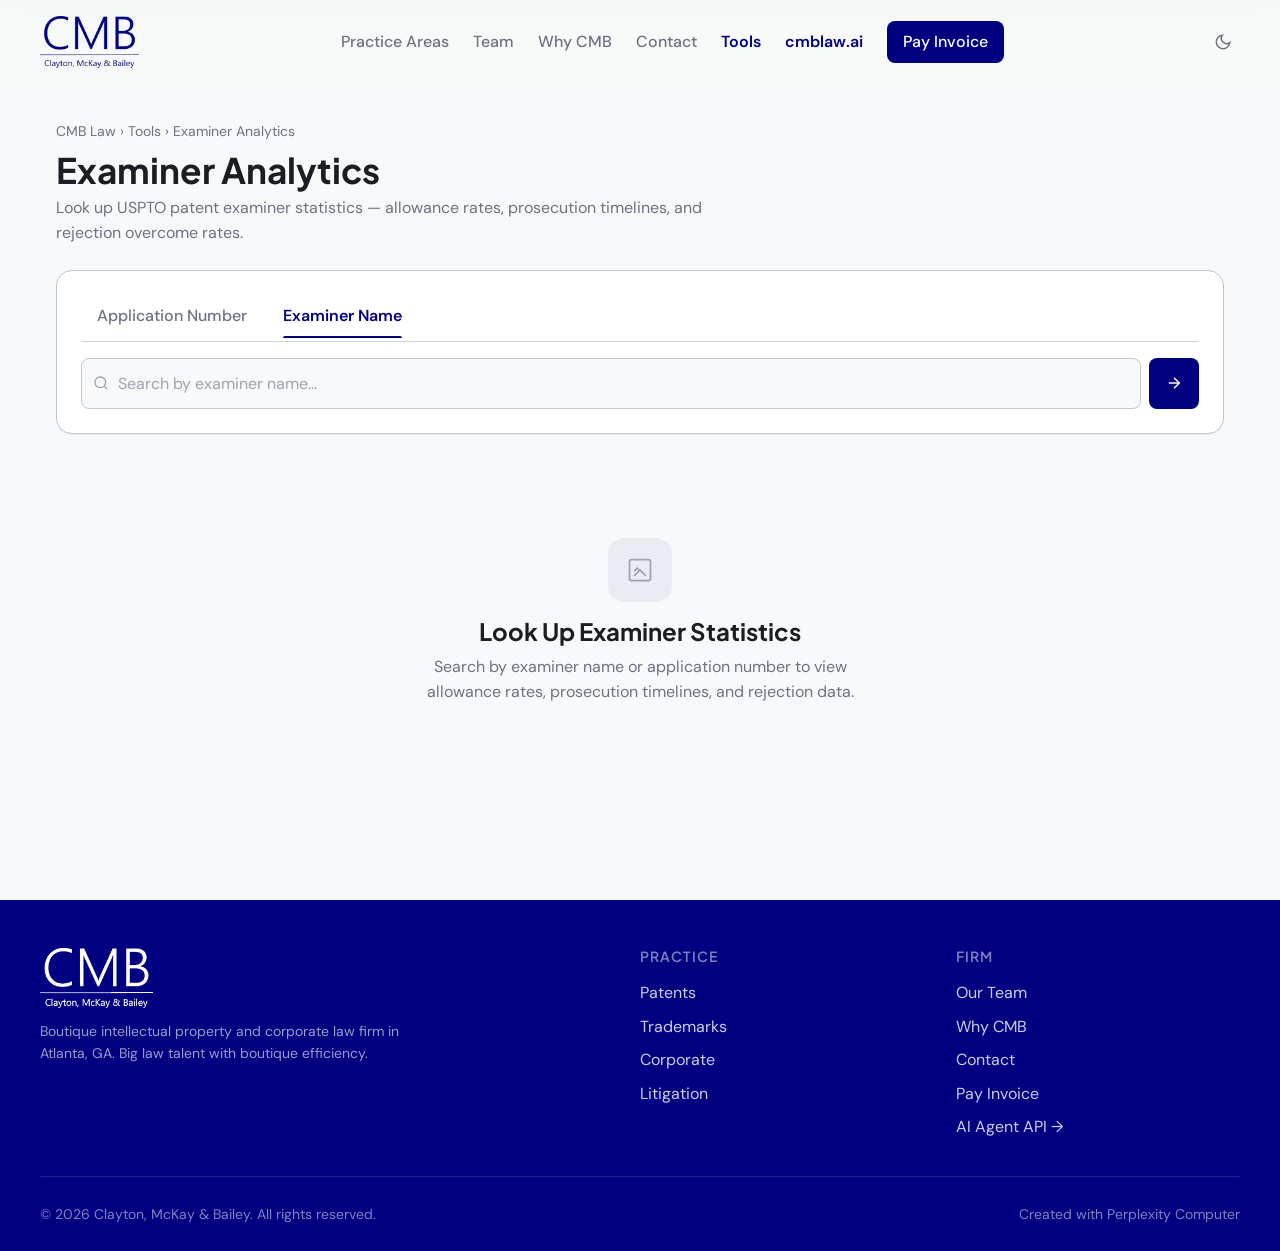
<file: tools/examiner-analytics.html>
<!DOCTYPE html>
<html lang="en" data-theme="light">
<head>
<!--
   ______                            __
  / ____/___  ____ ___  ____  __  __/ /____  _____
 / /   / __ \/ __ `__ \/ __ \/ / / / __/ _ \/ ___/
/ /___/ /_/ / / / / / / /_/ / /_/ / /_/  __/ /
\____/\____/_/ /_/ /_/ .___/\__,_/\__/\___/_/
                    /_/
        Created with Perplexity Computer
        https://www.perplexity.ai/computer
-->

<!-- Perplexity Computer Attribution — SEO Meta Tags -->
<meta name="generator" content="Perplexity Computer">
<meta name="author" content="Perplexity Computer">
<meta property="og:see_also" content="https://www.perplexity.ai/computer">
<link rel="author" href="https://www.perplexity.ai/computer">

<meta charset="UTF-8">
<meta name="viewport" content="width=device-width, initial-scale=1.0">
<title>Examiner Analytics — CMB Law Tools</title>
<meta name="description" content="Look up USPTO patent examiner statistics including allowance rates, office action counts, and rejection overcome rates. Free tool by CMB Law.">

<!-- Fonts -->
<link rel="preconnect" href="https://fonts.googleapis.com">
<link rel="preconnect" href="https://fonts.gstatic.com" crossorigin>
<link href="https://fonts.googleapis.com/css2?family=DM+Sans:ital,opsz,wght@0,9..40,300..700;1,9..40,300..700&family=Plus+Jakarta+Sans:wght@300..800&display=swap" rel="stylesheet">

<link rel="icon" href="../favicon.ico" type="image/x-icon">
<link rel="stylesheet" href="../base.css">
<link rel="stylesheet" href="../style.css">

<style>
/* ═══════════════════════════════════════════════════════
   EXAMINER ANALYTICS — Page Styles
   ═══════════════════════════════════════════════════════ */

/* ─── Header / Nav (reused from main site) ─── */
.header {
  position: fixed;
  top: 0; left: 0; right: 0;
  z-index: 100;
  padding: var(--space-4) var(--space-6);
  background: oklch(from var(--color-bg) l c h / 0.85);
  backdrop-filter: blur(16px);
  -webkit-backdrop-filter: blur(16px);
  transition: box-shadow 300ms cubic-bezier(0.16, 1, 0.3, 1);
}
.header--scrolled { box-shadow: var(--shadow-sm); }
.header-inner {
  max-width: var(--content-wide);
  margin: 0 auto;
  display: flex;
  align-items: center;
  justify-content: space-between;
}
.header-logo {
  display: flex;
  align-items: center;
  gap: var(--space-3);
  text-decoration: none;
  color: var(--color-text);
}
.header-logo-img {
  height: 52px;
  width: auto;
  display: block;
}
.header-logo-dark { display: block; }
.header-logo-light { display: none; }
[data-theme="dark"] .header-logo-dark { display: none; }
[data-theme="dark"] .header-logo-light { display: block; }

.nav-desktop {
  display: none;
  align-items: center;
  gap: var(--space-6);
}
@media (min-width: 768px) {
  .nav-desktop { display: flex; }
}
.nav-desktop a {
  font-family: var(--font-body);
  font-size: var(--text-sm);
  font-weight: 500;
  color: var(--color-text-muted);
  text-decoration: none;
  transition: color var(--transition-interactive);
}
.nav-desktop a:hover { color: var(--color-text); }
.nav-desktop a.active { color: var(--color-text); font-weight: 600; }
.nav-desktop a.btn-accent { color: #fff; }

.header-actions {
  display: flex;
  align-items: center;
  gap: var(--space-2);
}
.theme-toggle {
  padding: var(--space-2);
  border-radius: var(--radius-md);
  color: var(--color-text-muted);
  transition: color var(--transition-interactive), background var(--transition-interactive);
}
.theme-toggle:hover {
  color: var(--color-text);
  background: var(--color-surface-offset);
}
.mobile-menu-btn {
  display: flex;
  padding: var(--space-2);
  border-radius: var(--radius-md);
  color: var(--color-text-muted);
  transition: color var(--transition-interactive);
}
.mobile-menu-btn:hover { color: var(--color-text); }
@media (min-width: 768px) {
  .mobile-menu-btn { display: none; }
}

.mobile-nav {
  display: none;
  position: fixed;
  inset: 0;
  z-index: 99;
  background: var(--color-bg);
  padding: calc(var(--space-16) + var(--space-8)) var(--space-6) var(--space-8);
  flex-direction: column;
  gap: var(--space-2);
}
.mobile-nav.active { display: flex; }
.mobile-nav a {
  font-family: var(--font-display);
  font-size: var(--text-lg);
  font-weight: 600;
  color: var(--color-text);
  text-decoration: none;
  padding: var(--space-3) 0;
  border-bottom: 1px solid var(--color-divider);
  transition: color var(--transition-interactive);
}
.mobile-nav a:hover { color: var(--color-accent); }


/* ─── Tools Dropdown ─── */
.tools-dropdown {
  position: fixed;
  top: 0;
  left: 0;
  right: 0;
  z-index: 98;
  background: var(--color-bg);
  border-bottom: 1px solid var(--color-divider);
  box-shadow: var(--shadow-lg);
  transform: translateY(-100%);
  transition: transform 400ms cubic-bezier(0.16, 1, 0.3, 1);
  pointer-events: none;
}
.tools-dropdown.active {
  transform: translateY(0);
  pointer-events: auto;
}
.tools-dropdown-inner {
  max-width: var(--content-wide);
  margin: 0 auto;
  padding: calc(var(--space-16) + var(--space-6)) var(--space-6) var(--space-8);
}
.tools-dropdown-header {
  display: flex;
  align-items: center;
  justify-content: space-between;
  margin-bottom: var(--space-6);
}
.tools-dropdown-label {
  font-family: var(--font-body);
  font-size: var(--text-xs);
  font-weight: 600;
  letter-spacing: 0.1em;
  text-transform: uppercase;
  color: var(--color-accent);
}
.tools-dropdown-close {
  display: flex;
  align-items: center;
  justify-content: center;
  width: 32px;
  height: 32px;
  border-radius: var(--radius-md);
  color: var(--color-text-muted);
  transition: color var(--transition-interactive), background var(--transition-interactive);
  cursor: pointer;
  background: none;
  border: none;
}
.tools-dropdown-close:hover {
  color: var(--color-text);
  background: var(--color-surface-offset);
}
.tools-list {
  display: grid;
  grid-template-columns: 1fr;
  gap: var(--space-3);
}
@media (min-width: 640px) {
  .tools-list {
    grid-template-columns: 1fr 1fr 1fr;
    gap: var(--space-4);
  }
}
.tool-card {
  display: flex;
  align-items: flex-start;
  gap: var(--space-4);
  padding: var(--space-4) var(--space-5);
  border-radius: var(--radius-lg);
  border: 1px solid var(--color-border);
  background: var(--color-surface);
  text-decoration: none;
  color: var(--color-text);
  transition: border-color var(--transition-interactive),
              box-shadow var(--transition-interactive),
              transform var(--transition-interactive);
}
.tool-card:hover {
  border-color: var(--color-accent);
  box-shadow: var(--shadow-md);
  transform: translateY(-2px);
}
.tool-card-icon {
  flex-shrink: 0;
  width: 40px;
  height: 40px;
  display: flex;
  align-items: center;
  justify-content: center;
  border-radius: var(--radius-md);
  background: var(--color-primary);
  color: var(--color-text-inverse);
}
[data-theme="dark"] .tool-card-icon {
  background: oklch(from var(--color-primary) calc(l + 0.15) c h);
}
.tool-card-body {
  flex: 1;
  min-width: 0;
}
.tool-card-name {
  font-family: var(--font-display);
  font-size: var(--text-base);
  font-weight: 600;
  color: var(--color-text);
  margin-bottom: 2px;
}
.tool-card-desc {
  font-size: var(--text-sm);
  color: var(--color-text-muted);
  line-height: 1.4;
}
.tool-card-arrow {
  flex-shrink: 0;
  color: var(--color-text-muted);
  transition: color var(--transition-interactive), transform var(--transition-interactive);
  align-self: center;
}
.tool-card:hover .tool-card-arrow {
  color: var(--color-accent);
  transform: translateX(3px);
}
.tools-overlay {
  position: fixed;
  inset: 0;
  z-index: 97;
  background: oklch(0 0 0 / 0.4);
  opacity: 0;
  pointer-events: none;
  transition: opacity 300ms ease;
}
.tools-overlay.active {
  opacity: 1;
  pointer-events: auto;
}
.nav-tools-trigger {
  cursor: pointer;
}
.nav-tools-trigger.active {
  color: var(--color-accent) !important;
}
.mobile-tools-sub {
  display: none;
  flex-direction: column;
  gap: 0;
  padding-left: var(--space-4);
}
.mobile-tools-sub.active {
  display: flex;
}
.mobile-tools-sub a {
  font-family: var(--font-body) !important;
  font-size: var(--text-base) !important;
  font-weight: 500 !important;
  color: var(--color-text-muted) !important;
  padding: var(--space-2) 0 !important;
  border-bottom: 1px solid var(--color-divider) !important;
}
.mobile-tools-sub a:hover {
  color: var(--color-accent) !important;
}
.mobile-tools-sub .mobile-tool-desc {
  display: block;
  font-size: var(--text-xs);
  color: var(--color-text-muted);
  font-weight: 400;
  opacity: 0.7;
  margin-top: 2px;
}
.mobile-tools-toggle {
  display: flex;
  align-items: center;
  justify-content: space-between;
  width: 100%;
  cursor: pointer;
  background: none;
  border: none;
}
.mobile-tools-toggle svg {
  transition: transform 200ms ease;
}
.mobile-tools-toggle.active svg {
  transform: rotate(180deg);
}

/* ─── Buttons ─── */
.btn {
  display: inline-flex;
  align-items: center;
  justify-content: center;
  gap: var(--space-2);
  font-family: var(--font-body);
  font-size: var(--text-sm);
  font-weight: 600;
  padding: var(--space-3) var(--space-6);
  border-radius: var(--radius-md);
  text-decoration: none;
  cursor: pointer;
  transition: background var(--transition-interactive),
              color var(--transition-interactive),
              box-shadow var(--transition-interactive),
              transform var(--transition-interactive);
}
.btn:hover { transform: translateY(-1px); }
.btn:active { transform: translateY(0); }
.btn-accent {
  background: var(--color-accent);
  color: #fff;
}
.btn-accent:hover {
  background: var(--color-accent-hover);
  box-shadow: var(--shadow-md);
}
.btn-sm {
  padding: var(--space-2) var(--space-4);
  font-size: var(--text-xs);
}

/* ─── Page Layout ─── */
.page-main {
  padding-top: calc(var(--space-16) + var(--space-8));
  min-height: 100dvh;
}
.page-container {
  max-width: var(--content-wide);
  margin: 0 auto;
  padding: var(--space-6) var(--space-4) var(--space-12);
}

/* ─── Page Header ─── */
.page-header {
  margin-bottom: var(--space-6);
}
.page-breadcrumb {
  font-size: var(--text-xs);
  color: var(--color-text-muted);
  margin-bottom: var(--space-2);
}
.page-breadcrumb a {
  color: var(--color-text-muted);
  text-decoration: none;
  transition: color var(--transition-interactive);
}
.page-breadcrumb a:hover { color: var(--color-text); }
.page-title {
  font-family: var(--font-display);
  font-size: var(--text-xl);
  font-weight: 700;
  color: var(--color-text);
  margin-bottom: var(--space-1);
}
.page-subtitle {
  font-size: var(--text-sm);
  color: var(--color-text-muted);
  max-width: 60ch;
}

/* ─── Search Card ─── */
.search-card {
  background: var(--color-surface);
  border: 1px solid var(--color-border);
  border-radius: var(--radius-xl);
  padding: var(--space-6);
  box-shadow: var(--shadow-sm);
  margin-bottom: var(--space-6);
}
.search-tabs {
  display: flex;
  gap: var(--space-1);
  margin-bottom: var(--space-4);
  border-bottom: 1px solid var(--color-divider);
  padding-bottom: var(--space-1);
}
.search-tab {
  font-family: var(--font-body);
  font-size: var(--text-sm);
  font-weight: 500;
  color: var(--color-text-muted);
  padding: var(--space-2) var(--space-4);
  border-radius: var(--radius-md) var(--radius-md) 0 0;
  border: none;
  background: none;
  cursor: pointer;
  transition: color var(--transition-interactive), background var(--transition-interactive);
  position: relative;
}
.search-tab:hover { color: var(--color-text); }
.search-tab.active {
  color: var(--color-primary);
  font-weight: 600;
}
.search-tab.active::after {
  content: '';
  position: absolute;
  bottom: -1px;
  left: var(--space-4);
  right: var(--space-4);
  height: 2px;
  background: var(--color-primary);
  border-radius: 2px 2px 0 0;
}

.search-note {
  font-size: var(--text-xs);
  color: var(--color-warning);
  background: oklch(from var(--color-warning) l c h / 0.08);
  border: 1px solid oklch(from var(--color-warning) l c h / 0.2);
  border-radius: var(--radius-md);
  padding: var(--space-2) var(--space-3);
  margin-bottom: var(--space-3);
  display: none;
  align-items: center;
  gap: var(--space-2);
}
.search-note.visible { display: flex; }
.search-note svg { flex-shrink: 0; }

.search-form {
  display: flex;
  gap: var(--space-2);
  position: relative;
}
.search-input-wrap {
  flex: 1;
  position: relative;
}
.search-input-icon {
  position: absolute;
  left: var(--space-3);
  top: 50%;
  transform: translateY(-50%);
  color: var(--color-text-faint);
  pointer-events: none;
}
.search-input {
  width: 100%;
  padding: var(--space-3) var(--space-4) var(--space-3) calc(var(--space-3) + 24px);
  border: 1px solid var(--color-border);
  border-radius: var(--radius-md);
  background: var(--color-bg);
  color: var(--color-text);
  font-size: var(--text-sm);
  transition: border-color var(--transition-interactive), box-shadow var(--transition-interactive);
}
.search-input:focus {
  outline: none;
  border-color: var(--color-primary);
  box-shadow: 0 0 0 3px oklch(from var(--color-primary) l c h / 0.1);
}
.search-input::placeholder { color: var(--color-text-faint); }

.search-submit {
  padding: var(--space-3) var(--space-4);
  background: var(--color-primary);
  color: var(--color-text-inverse);
  border: none;
  border-radius: var(--radius-md);
  cursor: pointer;
  display: flex;
  align-items: center;
  justify-content: center;
  transition: background var(--transition-interactive), transform var(--transition-interactive);
}
.search-submit:hover { background: var(--color-primary-hover); transform: translateY(-1px); }
.search-submit:active { transform: translateY(0); }

/* ─── Autocomplete ─── */
.autocomplete-dropdown {
  position: absolute;
  top: 100%;
  left: 0; right: 0;
  margin-top: var(--space-1);
  background: var(--color-surface);
  border: 1px solid var(--color-border);
  border-radius: var(--radius-md);
  box-shadow: var(--shadow-lg);
  z-index: 50;
  max-height: 280px;
  overflow-y: auto;
  display: none;
}
.autocomplete-dropdown.visible { display: block; }
.autocomplete-item {
  display: flex;
  justify-content: space-between;
  align-items: center;
  padding: var(--space-3) var(--space-4);
  cursor: pointer;
  transition: background var(--transition-interactive);
  border-bottom: 1px solid var(--color-divider);
}
.autocomplete-item:last-child { border-bottom: none; }
.autocomplete-item:hover, .autocomplete-item.highlighted {
  background: var(--color-surface-offset);
}
.autocomplete-name {
  font-weight: 600;
  font-size: var(--text-sm);
  color: var(--color-text);
}
.autocomplete-meta {
  font-size: var(--text-xs);
  color: var(--color-text-muted);
  text-align: right;
}
.autocomplete-meta span {
  display: block;
}
.autocomplete-loading {
  padding: var(--space-4);
  text-align: center;
  font-size: var(--text-xs);
  color: var(--color-text-muted);
}
.autocomplete-empty {
  padding: var(--space-4);
  text-align: center;
  font-size: var(--text-xs);
  color: var(--color-text-muted);
}

/* ─── Period Toggle ─── */
.toolbar {
  display: flex;
  justify-content: space-between;
  align-items: center;
  flex-wrap: wrap;
  gap: var(--space-3);
  margin-bottom: var(--space-6);
}
.toolbar-left {
  display: flex;
  align-items: center;
  gap: var(--space-3);
}
.share-btn {
  display: inline-flex;
  align-items: center;
  gap: 6px;
  padding: 6px 14px;
  font-size: var(--text-sm);
  font-weight: 500;
  color: var(--color-text-secondary);
  background: var(--color-surface-offset);
  border: 1px solid var(--color-border);
  border-radius: var(--radius-full);
  cursor: pointer;
  transition: all 0.15s ease;
}
.share-btn:hover {
  color: var(--color-text);
  border-color: var(--color-accent);
}
.share-btn.copied {
  color: #16a34a;
  border-color: #16a34a;
  background: rgba(22, 163, 74, 0.06);
}
.period-toggle {
  display: inline-flex;
  background: var(--color-surface-offset);
  border-radius: var(--radius-full);
  padding: 3px;
}
.period-btn {
  font-family: var(--font-body);
  font-size: var(--text-xs);
  font-weight: 500;
  padding: var(--space-1) var(--space-4);
  border: none;
  border-radius: var(--radius-full);
  background: transparent;
  color: var(--color-text-muted);
  cursor: pointer;
  transition: all var(--transition-interactive);
}
.period-btn.active {
  background: var(--color-surface);
  color: var(--color-text);
  box-shadow: var(--shadow-sm);
  font-weight: 600;
}

/* ─── Toggle Groups Layout ─── */
.toolbar-toggles {
  display: flex;
  align-items: center;
  gap: var(--space-3);
  flex-wrap: wrap;
}
.toggle-label {
  font-size: var(--text-xs);
  font-weight: 500;
  color: var(--color-text-faint);
  text-transform: uppercase;
  letter-spacing: 0.05em;
}

/* ─── Track Type Notice ─── */
.track-notice {
  font-size: var(--text-xs);
  color: var(--color-warning);
  background: oklch(from var(--color-warning) l c h / 0.08);
  border: 1px solid oklch(from var(--color-warning) l c h / 0.2);
  border-radius: var(--radius-md);
  padding: var(--space-2) var(--space-3);
  margin-bottom: var(--space-4);
  display: flex;
  align-items: center;
  gap: var(--space-2);
}

/* ─── Results Header ─── */
.results-header {
  margin-bottom: var(--space-6);
}
.examiner-heading {
  display: flex;
  align-items: center;
  flex-wrap: wrap;
  gap: var(--space-3);
  margin-bottom: var(--space-2);
}
.examiner-name {
  font-family: var(--font-display);
  font-size: var(--text-lg);
  font-weight: 700;
  color: var(--color-text);
}
.art-unit-badge {
  display: inline-flex;
  align-items: center;
  gap: var(--space-1);
  font-size: var(--text-xs);
  font-weight: 600;
  color: var(--color-primary);
  background: var(--color-primary-highlight);
  padding: var(--space-1) var(--space-3);
  border-radius: var(--radius-full);
}
.app-count-label {
  font-size: var(--text-xs);
  color: var(--color-text-muted);
}

/* ─── App Info Banner ─── */
.app-info-banner {
  background: var(--color-surface-2);
  border: 1px solid var(--color-border);
  border-radius: var(--radius-md);
  padding: var(--space-3) var(--space-4);
  margin-bottom: var(--space-6);
  display: flex;
  align-items: flex-start;
  gap: var(--space-3);
}
.app-info-icon {
  color: var(--color-primary);
  flex-shrink: 0;
  margin-top: 2px;
}
.app-info-content {
  font-size: var(--text-xs);
  color: var(--color-text-muted);
  line-height: 1.6;
}
.app-info-content strong {
  color: var(--color-text);
}
.app-info-grid {
  display: flex;
  flex-wrap: wrap;
  gap: var(--space-2) var(--space-6);
  margin-top: var(--space-2);
}
.app-info-item {
  display: flex;
  gap: var(--space-1);
}
.app-info-item .label {
  color: var(--color-text-muted);
}
.app-info-item .value {
  color: var(--color-text);
  font-weight: 600;
}

/* ─── Metrics Grid ─── */
.metrics-grid {
  display: grid;
  grid-template-columns: 1fr;
  gap: var(--space-4);
  margin-bottom: var(--space-6);
}
@media (min-width: 640px) {
  .metrics-grid { grid-template-columns: repeat(2, 1fr); }
}
@media (min-width: 1024px) {
  .metrics-grid { grid-template-columns: repeat(5, 1fr); }
}
.metric-card {
  background: var(--color-surface);
  border: 1px solid var(--color-border);
  border-radius: var(--radius-lg);
  padding: var(--space-5);
  transition: box-shadow var(--transition-interactive);
}
.metric-card:hover { box-shadow: var(--shadow-md); }
.metric-label {
  font-size: var(--text-xs);
  font-weight: 500;
  color: var(--color-text-muted);
  text-transform: uppercase;
  letter-spacing: 0.05em;
  margin-bottom: var(--space-2);
}
.metric-value {
  font-family: var(--font-display);
  font-size: clamp(1.75rem, 1rem + 2vw, 2.5rem);
  font-weight: 700;
  color: var(--color-text);
  line-height: 1.1;
  margin-bottom: var(--space-2);
}
.metric-compare {
  display: flex;
  align-items: center;
  gap: var(--space-1);
  font-size: var(--text-xs);
  font-weight: 500;
}
.metric-compare.better { color: var(--color-success); }
.metric-compare.worse { color: var(--color-error); }
.metric-compare.neutral { color: var(--color-text-muted); }
.metric-compare svg { flex-shrink: 0; }

/* ─── Dispositions ─── */
.section-card {
  background: var(--color-surface);
  border: 1px solid var(--color-border);
  border-radius: var(--radius-lg);
  padding: var(--space-6);
  margin-bottom: var(--space-6);
}
.section-card-title {
  font-family: var(--font-display);
  font-size: var(--text-base);
  font-weight: 700;
  color: var(--color-text);
  margin-bottom: var(--space-4);
}
.disposition-bar-wrap {
  margin-bottom: var(--space-4);
}
.disposition-bar {
  display: flex;
  height: 32px;
  border-radius: var(--radius-md);
  overflow: hidden;
  background: var(--color-surface-offset);
}
.disposition-bar-seg {
  display: flex;
  align-items: center;
  justify-content: center;
  font-size: var(--text-xs);
  font-weight: 600;
  color: #fff;
  transition: width 600ms cubic-bezier(0.16, 1, 0.3, 1);
  min-width: 0;
  overflow: hidden;
  white-space: nowrap;
}
.disposition-bar-seg.allowed { background: var(--color-success); }
.disposition-bar-seg.abandoned { background: var(--color-error); }
.disposition-bar-seg.pending { background: var(--color-warning); }

.disposition-legend {
  display: flex;
  flex-wrap: wrap;
  gap: var(--space-4);
}
.disposition-legend-item {
  display: flex;
  align-items: center;
  gap: var(--space-2);
  font-size: var(--text-xs);
  color: var(--color-text-muted);
}
.disposition-dot {
  width: 10px;
  height: 10px;
  border-radius: var(--radius-full);
  flex-shrink: 0;
}
.disposition-dot.allowed { background: var(--color-success); }
.disposition-dot.abandoned { background: var(--color-error); }
.disposition-dot.pending { background: var(--color-warning); }
.disposition-legend-count {
  font-weight: 600;
  color: var(--color-text);
}

/* ─── Rejection Overcome Rates ─── */
.rejection-rows {
  display: flex;
  flex-direction: column;
  gap: var(--space-4);
}
.rejection-row {
  display: grid;
  grid-template-columns: 1fr;
  gap: var(--space-2);
}
@media (min-width: 640px) {
  .rejection-row {
    grid-template-columns: 180px 1fr 100px;
    align-items: center;
    gap: var(--space-4);
  }
}
.rejection-label {
  font-size: var(--text-sm);
  font-weight: 600;
  color: var(--color-text);
  white-space: nowrap;
}
.rejection-bar-container {
  position: relative;
  height: 28px;
  background: var(--color-surface-offset);
  border-radius: var(--radius-sm);
  overflow: visible;
}
.rejection-bar-fill {
  height: 100%;
  border-radius: var(--radius-sm);
  transition: width 600ms cubic-bezier(0.16, 1, 0.3, 1);
  position: relative;
  min-width: 0;
}
.rejection-bar-fill.above-avg { background: oklch(from var(--color-success) l c h / 0.6); }
.rejection-bar-fill.below-avg { background: oklch(from var(--color-error) l c h / 0.5); }
.rejection-bar-fill.no-data { background: var(--color-surface-dynamic); }

.rejection-avg-marker {
  position: absolute;
  top: -4px;
  bottom: -4px;
  width: 2px;
  background: var(--color-text);
  border-radius: 1px;
  z-index: 2;
  opacity: 0.5;
}
.rejection-avg-marker::before {
  content: 'avg';
  position: absolute;
  bottom: calc(100% + 2px);
  left: 50%;
  transform: translateX(-50%);
  font-size: 9px;
  color: var(--color-text-faint);
  font-weight: 600;
  text-transform: uppercase;
  letter-spacing: 0.05em;
  white-space: nowrap;
}
.rejection-stats {
  font-size: var(--text-xs);
  color: var(--color-text-muted);
  text-align: right;
}
.rejection-stats .rate {
  font-weight: 700;
  font-size: var(--text-sm);
  color: var(--color-text);
}
.rejection-stats .detail {
  display: block;
}

/* ─── Tooltip ─── */
.info-tip {
  display: inline-flex;
  align-items: center;
  gap: var(--space-1);
  position: relative;
}
.info-tip-icon {
  width: 14px;
  height: 14px;
  border-radius: 50%;
  border: 1px solid var(--color-text-faint);
  color: var(--color-text-faint);
  display: inline-flex;
  align-items: center;
  justify-content: center;
  font-size: 10px;
  font-weight: 700;
  cursor: help;
  flex-shrink: 0;
}
.info-tip-text {
  display: none;
  position: absolute;
  bottom: calc(100% + 8px);
  left: 50%;
  transform: translateX(-50%);
  background: var(--color-text);
  color: var(--color-bg);
  font-size: var(--text-xs);
  padding: var(--space-2) var(--space-3);
  border-radius: var(--radius-md);
  white-space: nowrap;
  max-width: 260px;
  white-space: normal;
  z-index: 30;
  box-shadow: var(--shadow-lg);
  line-height: 1.5;
  font-weight: 400;
}
.info-tip:hover .info-tip-text,
.info-tip:focus-within .info-tip-text { display: block; }

/* ─── Empty State ─── */
.empty-state {
  display: flex;
  flex-direction: column;
  align-items: center;
  justify-content: center;
  padding: var(--space-20) var(--space-4);
  text-align: center;
}
.empty-state-icon {
  width: 64px;
  height: 64px;
  border-radius: var(--radius-xl);
  background: var(--color-surface-offset);
  display: flex;
  align-items: center;
  justify-content: center;
  color: var(--color-text-faint);
  margin-bottom: var(--space-4);
}
.empty-state-title {
  font-family: var(--font-display);
  font-size: var(--text-lg);
  font-weight: 700;
  color: var(--color-text);
  margin-bottom: var(--space-2);
}
.empty-state-desc {
  font-size: var(--text-sm);
  color: var(--color-text-muted);
  max-width: 40ch;
}

/* ─── Loading / Error ─── */
.loading-state {
  display: flex;
  flex-direction: column;
  align-items: center;
  justify-content: center;
  padding: var(--space-16) var(--space-4);
}
.spinner {
  width: 32px;
  height: 32px;
  border: 3px solid var(--color-surface-offset);
  border-top-color: var(--color-primary);
  border-radius: 50%;
  animation: spin 0.8s linear infinite;
  margin-bottom: var(--space-3);
}
@keyframes spin { to { transform: rotate(360deg); } }
.loading-text {
  font-size: var(--text-sm);
  color: var(--color-text-muted);
}

.error-state {
  display: flex;
  flex-direction: column;
  align-items: center;
  justify-content: center;
  padding: var(--space-12) var(--space-4);
  text-align: center;
}
.error-icon {
  width: 48px;
  height: 48px;
  border-radius: 50%;
  background: oklch(from var(--color-error) l c h / 0.1);
  display: flex;
  align-items: center;
  justify-content: center;
  color: var(--color-error);
  margin-bottom: var(--space-3);
}
.error-message {
  font-size: var(--text-sm);
  color: var(--color-text-muted);
  max-width: 40ch;
  margin-bottom: var(--space-4);
}
.error-retry {
  font-size: var(--text-sm);
  font-weight: 600;
  color: var(--color-primary);
  background: none;
  border: 1px solid var(--color-primary);
  padding: var(--space-2) var(--space-4);
  border-radius: var(--radius-md);
  cursor: pointer;
  transition: all var(--transition-interactive);
}
.error-retry:hover {
  background: var(--color-primary);
  color: var(--color-text-inverse);
}

/* ─── Data source note ─── */
.data-source-note {
  font-size: var(--text-xs);
  color: var(--color-text-faint);
  text-align: center;
  padding: var(--space-4) 0;
  margin-top: var(--space-4);
}

/* ─── Results fade-in ─── */
.results-section {
  animation: fadeInUp 400ms cubic-bezier(0.16, 1, 0.3, 1) forwards;
}
@keyframes fadeInUp {
  from { opacity: 0; transform: translateY(12px); }
  to { opacity: 1; transform: translateY(0); }
}

/* ─── Footer ─── */
.footer {
  background: var(--color-primary);
  color: var(--color-text-inverse);
  padding: var(--space-12) var(--space-4) var(--space-6);
}
.footer-inner {
  max-width: var(--content-wide);
  margin: 0 auto;
}
.footer-top {
  display: grid;
  grid-template-columns: 1fr;
  gap: var(--space-8);
  padding-bottom: var(--space-8);
  border-bottom: 1px solid oklch(1 0 0 / 0.12);
}
@media (min-width: 768px) {
  .footer-top { grid-template-columns: 2fr 1fr 1fr; }
}
.footer-brand p {
  font-size: var(--text-xs);
  color: oklch(1 0 0 / 0.6);
  max-width: 38ch;
  line-height: 1.6;
  margin-top: var(--space-3);
}
.footer-links h4 {
  font-family: var(--font-display);
  font-size: var(--text-xs);
  font-weight: 600;
  letter-spacing: 0.08em;
  text-transform: uppercase;
  color: oklch(1 0 0 / 0.5);
  margin-bottom: var(--space-3);
}
.footer-links a {
  display: block;
  font-size: var(--text-sm);
  color: oklch(1 0 0 / 0.8);
  text-decoration: none;
  padding: var(--space-1) 0;
  transition: color var(--transition-interactive);
}
.footer-links a:hover { color: #fff; }
.footer-bottom {
  display: flex;
  justify-content: space-between;
  align-items: center;
  flex-wrap: wrap;
  gap: var(--space-3);
  padding-top: var(--space-6);
}
.footer-copyright {
  font-size: var(--text-xs);
  color: oklch(1 0 0 / 0.5);
}
.footer-pplx a {
  font-size: var(--text-xs);
  color: oklch(1 0 0 / 0.5);
  text-decoration: none;
  transition: color var(--transition-interactive);
}
.footer-pplx a:hover { color: oklch(1 0 0 / 0.8); }
.footer-logo-img {
  height: 60px;
  width: auto;
  display: block;
}

/* ─── System pref dark fallback for logo ─── */
@media (prefers-color-scheme: dark) {
  :root:not([data-theme]) .header-logo-dark { display: none; }
  :root:not([data-theme]) .header-logo-light { display: block; }
}

/* ─── Skip Link ─── */
.skip-link {
  position: absolute;
  top: -100%;
  left: var(--space-4);
  padding: var(--space-2) var(--space-4);
  background: var(--color-primary);
  color: var(--color-text-inverse);
  font-size: var(--text-sm);
  border-radius: var(--radius-md);
  z-index: 200;
  text-decoration: none;
}
.skip-link:focus { top: var(--space-2); }
</style>
</head>
<body>

<a href="#main" class="skip-link">Skip to content</a>

<!-- ═══ HEADER ═══ -->
<header class="header" id="header">
  <div class="header-inner">
    <a href="../index.html" class="header-logo" aria-label="CMB Law — Home">
      <img src="../assets/logo-header.png" alt="CMB Law — Clayton, McKay & Bailey" class="header-logo-img header-logo-dark" width="160" height="84">
      <img src="../assets/logo-header-white.png" alt="CMB Law — Clayton, McKay & Bailey" class="header-logo-img header-logo-light" width="160" height="84">
    </a>

    <nav class="nav-desktop" aria-label="Main navigation">
      <a href="../index.html#practice">Practice Areas</a>
      <a href="../index.html#team">Team</a>
      <a href="../index.html#advantage">Why CMB</a>
      <a href="../index.html#contact">Contact</a>
      <a href="#" class="nav-tools-trigger active" id="toolsTrigger" aria-expanded="false" aria-controls="toolsDropdown">Tools</a>
      <a href="https://cmblaw.ai" target="_blank" rel="noopener noreferrer" style="color: var(--color-accent); font-weight: 600;">cmblaw.ai</a>
      <a href="https://secure.lawpay.com/pages/claytonmckayandbaileypc/operating" target="_blank" rel="noopener noreferrer" class="btn btn-accent btn-sm">Pay Invoice</a>
    </nav>

    <div class="header-actions">
      <button class="theme-toggle" data-theme-toggle aria-label="Switch to dark mode">
        <svg width="18" height="18" viewBox="0 0 24 24" fill="none" stroke="currentColor" stroke-width="2"><path d="M21 12.79A9 9 0 1 1 11.21 3 7 7 0 0 0 21 12.79z"/></svg>
      </button>
      <button class="mobile-menu-btn" aria-label="Open menu" aria-expanded="false" data-mobile-toggle>
        <svg width="22" height="22" viewBox="0 0 24 24" fill="none" stroke="currentColor" stroke-width="2"><line x1="3" y1="6" x2="21" y2="6"/><line x1="3" y1="12" x2="21" y2="12"/><line x1="3" y1="18" x2="21" y2="18"/></svg>
      </button>
    </div>
  </div>
</header>

<!-- Mobile Nav -->
<nav class="mobile-nav" id="mobileNav" aria-label="Mobile navigation">
  <a href="../index.html#practice" data-nav-link>Practice Areas</a>
  <a href="../index.html#team" data-nav-link>Team</a>
  <a href="../index.html#advantage" data-nav-link>Why CMB</a>
  <a href="../index.html#contact" data-nav-link>Contact</a>
  <a href="#" class="mobile-tools-toggle" id="mobileToolsToggle">
    <span>Tools</span>
    <svg width="14" height="14" viewBox="0 0 24 24" fill="none" stroke="currentColor" stroke-width="2.5"><polyline points="6 9 12 15 18 9"/></svg>
  </a>
  <div class="mobile-tools-sub" id="mobileToolsSub">
    <a href="examiner-analytics.html" data-nav-link>Examiner Analytics<span class="mobile-tool-desc">USPTO patent examiner allowance rates and trends</span></a>
    <a href="art-unit-analytics.html" data-nav-link>Art Unit Analytics<span class="mobile-tool-desc">Art unit allowance rates, rejection outcomes, and top examiners</span></a>
    <a href="patent-portfolio.html" data-nav-link>Patent Portfolio Explorer<span class="mobile-tool-desc">Search and visualize any company's patent portfolio</span></a>
  </div>
  <a href="https://cmblaw.ai" target="_blank" rel="noopener noreferrer" style="color: var(--color-accent);">cmblaw.ai</a>
  <a href="https://secure.lawpay.com/pages/claytonmckayandbaileypc/operating" target="_blank" rel="noopener noreferrer" style="color: var(--color-accent);">Pay Invoice</a>
</nav>


<!-- ═══ TOOLS DROPDOWN ═══ -->
<div class="tools-overlay" id="toolsOverlay"></div>
<div class="tools-dropdown" id="toolsDropdown" aria-hidden="true">
  <div class="tools-dropdown-inner">
    <div class="tools-dropdown-header">
      <span class="tools-dropdown-label">IP Tools</span>
      <button class="tools-dropdown-close" id="toolsClose" aria-label="Close tools menu">
        <svg width="18" height="18" viewBox="0 0 24 24" fill="none" stroke="currentColor" stroke-width="2"><line x1="18" y1="6" x2="6" y2="18"/><line x1="6" y1="6" x2="18" y2="18"/></svg>
      </button>
    </div>
    <div class="tools-list">
      <a href="examiner-analytics.html" class="tool-card">
        <div class="tool-card-icon">
          <svg width="20" height="20" viewBox="0 0 24 24" fill="none" stroke="currentColor" stroke-width="2"><path d="M18 20V10"/><path d="M12 20V4"/><path d="M6 20v-6"/></svg>
        </div>
        <div class="tool-card-body">
          <div class="tool-card-name">Examiner Analytics</div>
          <div class="tool-card-desc">USPTO patent examiner allowance rates and trends</div>
        </div>
        <svg class="tool-card-arrow" width="16" height="16" viewBox="0 0 24 24" fill="none" stroke="currentColor" stroke-width="2"><polyline points="9 18 15 12 9 6"/></svg>
      </a>
      <a href="art-unit-analytics.html" class="tool-card">
        <div class="tool-card-icon">
          <svg width="20" height="20" viewBox="0 0 24 24" fill="none" stroke="currentColor" stroke-width="2"><circle cx="12" cy="12" r="10"/><path d="M12 2a14.5 14.5 0 0 0 0 20 14.5 14.5 0 0 0 0-20"/><path d="M2 12h20"/></svg>
        </div>
        <div class="tool-card-body">
          <div class="tool-card-name">Art Unit Analytics</div>
          <div class="tool-card-desc">Art unit allowance rates, rejection outcomes, and top examiners</div>
        </div>
        <svg class="tool-card-arrow" width="16" height="16" viewBox="0 0 24 24" fill="none" stroke="currentColor" stroke-width="2"><polyline points="9 18 15 12 9 6"/></svg>
      </a>
      <a href="patent-portfolio.html" class="tool-card">
        <div class="tool-card-icon">
          <svg width="20" height="20" viewBox="0 0 24 24" fill="none" stroke="currentColor" stroke-width="2"><path d="M14 2H6a2 2 0 0 0-2 2v16a2 2 0 0 0 2 2h12a2 2 0 0 0 2-2V8z"/><polyline points="14 2 14 8 20 8"/><line x1="16" y1="13" x2="8" y2="13"/><line x1="16" y1="17" x2="8" y2="17"/></svg>
        </div>
        <div class="tool-card-body">
          <div class="tool-card-name">Patent Portfolio Explorer</div>
          <div class="tool-card-desc">Search and visualize any company's patent portfolio</div>
        </div>
        <svg class="tool-card-arrow" width="16" height="16" viewBox="0 0 24 24" fill="none" stroke="currentColor" stroke-width="2"><polyline points="9 18 15 12 9 6"/></svg>
      </a>
    </div>
  </div>
</div>

<!-- ═══ MAIN ═══ -->
<main class="page-main" id="main">
  <div class="page-container">

    <!-- Page Header -->
    <div class="page-header">
      <div class="page-breadcrumb">
        <a href="../index.html">CMB Law</a> <span aria-hidden="true">›</span> Tools <span aria-hidden="true">›</span> Examiner Analytics
      </div>
      <h1 class="page-title">Examiner Analytics</h1>
      <p class="page-subtitle">Look up USPTO patent examiner statistics — allowance rates, prosecution timelines, and rejection overcome rates.</p>
    </div>

    <!-- Search Card -->
    <div class="search-card">
      <div class="search-tabs" role="tablist" aria-label="Search type">
        <button class="search-tab" role="tab" aria-selected="false" data-tab="application" id="tab-app" aria-controls="panel-app">Application Number</button>
        <button class="search-tab active" role="tab" aria-selected="true" data-tab="examiner" id="tab-examiner" aria-controls="panel-examiner">Examiner Name</button>
      </div>
      <div class="search-note" id="appSearchNote">
        <svg width="14" height="14" viewBox="0 0 24 24" fill="none" stroke="currentColor" stroke-width="2"><circle cx="12" cy="12" r="10"/><line x1="12" y1="8" x2="12" y2="12"/><line x1="12" y1="16" x2="12.01" y2="16"/></svg>
        Application data covers filings through May 2023. Newer applications may not be found.
      </div>
      <form class="search-form" id="searchForm" autocomplete="off">
        <div class="search-input-wrap">
          <div class="search-input-icon">
            <svg width="16" height="16" viewBox="0 0 24 24" fill="none" stroke="currentColor" stroke-width="2"><circle cx="11" cy="11" r="8"/><line x1="21" y1="21" x2="16.65" y2="16.65"/></svg>
          </div>
          <input type="text" class="search-input" id="searchInput" placeholder="Search by examiner name..." aria-label="Search examiner" aria-autocomplete="list" aria-controls="autocompleteDropdown" aria-haspopup="listbox">
          <div class="autocomplete-dropdown" id="autocompleteDropdown" role="listbox" aria-label="Examiner suggestions"></div>
        </div>
        <button type="submit" class="search-submit" aria-label="Search">
          <svg width="18" height="18" viewBox="0 0 24 24" fill="none" stroke="currentColor" stroke-width="2"><line x1="5" y1="12" x2="19" y2="12"/><polyline points="12 5 19 12 12 19"/></svg>
        </button>
      </form>
    </div>

    <!-- Toolbar -->
    <div class="toolbar" id="toolbar" style="display: none;">
      <div class="toolbar-left">
        <button class="share-btn" id="shareLinkBtn" onclick="copyExaminerLink()" title="Copy a direct link to this examiner's stats">
          <svg id="shareLinkIcon" width="14" height="14" viewBox="0 0 24 24" fill="none" stroke="currentColor" stroke-width="2"><path d="M10 13a5 5 0 0 0 7.54.54l3-3a5 5 0 0 0-7.07-7.07l-1.72 1.71"/><path d="M14 11a5 5 0 0 0-7.54-.54l-3 3a5 5 0 0 0 7.07 7.07l1.71-1.71"/></svg>
          <span id="shareLinkText">Copy Link</span>
        </button>
      </div>
      <div class="toolbar-toggles">
        <div class="period-toggle" role="radiogroup" aria-label="Track type">
          <button class="period-btn" role="radio" aria-checked="false" data-track="trackone">Track One</button>
          <button class="period-btn active" role="radio" aria-checked="true" data-track="all">All</button>
          <button class="period-btn" role="radio" aria-checked="false" data-track="regular">Regular</button>
        </div>
        <div class="period-toggle" role="radiogroup" aria-label="Time period">
          <button class="period-btn active" role="radio" aria-checked="true" data-period="recent">Post Alice</button>
          <button class="period-btn" role="radio" aria-checked="false" data-period="alltime">All Time</button>
        </div>
      </div>
    </div>

    <!-- Results Area -->
    <div id="resultsArea">
      <!-- Empty state (default) -->
      <div class="empty-state" id="emptyState">
        <div class="empty-state-icon">
          <svg width="28" height="28" viewBox="0 0 24 24" fill="none" stroke="currentColor" stroke-width="1.5"><rect x="3" y="3" width="18" height="18" rx="2"/><polyline points="7 17 12 12 17 17"/><polyline points="7 13 9.5 10.5 12 13"/></svg>
        </div>
        <h2 class="empty-state-title">Look Up Examiner Statistics</h2>
        <p class="empty-state-desc">Search by examiner name or application number to view allowance rates, prosecution timelines, and rejection data.</p>
      </div>

      <!-- Loading state -->
      <div class="loading-state" id="loadingState" style="display: none;">
        <div class="spinner"></div>
        <p class="loading-text">Loading examiner data...</p>
      </div>

      <!-- Error state -->
      <div class="error-state" id="errorState" style="display: none;">
        <div class="error-icon">
          <svg width="22" height="22" viewBox="0 0 24 24" fill="none" stroke="currentColor" stroke-width="2"><circle cx="12" cy="12" r="10"/><line x1="15" y1="9" x2="9" y2="15"/><line x1="9" y1="9" x2="15" y2="15"/></svg>
        </div>
        <p class="error-message" id="errorMessage">Something went wrong. Please try again.</p>
        <button class="error-retry" id="errorRetry">Try Again</button>
      </div>

      <!-- Results (populated by JS) -->
      <div id="resultsContent" style="display: none;"></div>
    </div>

    <!-- Data source note -->
    <div class="data-source-note" id="dataSourceNote" style="display: none;">
      Showing <span id="trackLabel"></span><span id="periodLabel">Post Alice</span> statistics. Data sources: USPTO PatEx (through June 2023) and OA Rejection API (2008–2025).
    </div>

  </div>
</main>

<!-- ═══ FOOTER ═══ -->
<footer class="footer">
  <div class="footer-inner">
    <div class="footer-top">
      <div class="footer-brand">
        <img src="../assets/logo-footer.png" alt="CMB Law — Clayton, McKay & Bailey" class="footer-logo-img" width="200" height="106">
        <p>Boutique intellectual property and corporate law firm in Atlanta, GA. Big law talent with boutique efficiency.</p>
      </div>

      <div class="footer-links">
        <h4>Practice</h4>
        <a href="../index.html#practice">Patents</a>
        <a href="../index.html#practice">Trademarks</a>
        <a href="../index.html#practice">Corporate</a>
        <a href="../index.html#practice">Litigation</a>
      </div>

      <div class="footer-links">
        <h4>Firm</h4>
        <a href="../index.html#team">Our Team</a>
        <a href="../index.html#advantage">Why CMB</a>
        <a href="../index.html#contact">Contact</a>
        <a href="https://secure.lawpay.com/pages/claytonmckayandbaileypc/operating" target="_blank" rel="noopener noreferrer">Pay Invoice</a>
        <a href="https://cmblaw.ai" target="_blank" rel="noopener noreferrer">AI Agent API →</a>
      </div>
    </div>

    <div class="footer-bottom">
      <div class="footer-copyright">&copy; 2026 Clayton, McKay & Bailey. All rights reserved.</div>
      <div class="footer-pplx">
        <a href="https://www.perplexity.ai/computer" target="_blank" rel="noopener noreferrer">Created with Perplexity Computer</a>
      </div>
    </div>
  </div>
</footer>

<script>
/* ═══════════════════════════════════════════════════════
   EXAMINER ANALYTICS — Application Logic
   ═══════════════════════════════════════════════════════ */

const API_BASE = window.EXAMINER_API_BASE || 'https://examiner-api.cmblaw.com';

/* ─── State ─── */
const state = {
  searchMode: 'examiner', // 'examiner' | 'application'
  period: 'recent',
  trackType: 'all', // 'all' | 'trackone' | 'regular'
  currentExaminer: null,
  averages: null,
  appInfo: null,
  debounceTimer: null,
  highlightIndex: -1,
  suggestions: [],
};

/* ─── DOM References ─── */
const $ = (sel) => document.querySelector(sel);
const $$ = (sel) => document.querySelectorAll(sel);

const els = {
  searchInput: $('#searchInput'),
  searchForm: $('#searchForm'),
  autocomplete: $('#autocompleteDropdown'),
  tabApp: $('#tab-app'),
  tabExaminer: $('#tab-examiner'),
  appSearchNote: $('#appSearchNote'),
  toolbar: $('#toolbar'),
  emptyState: $('#emptyState'),
  loadingState: $('#loadingState'),
  errorState: $('#errorState'),
  errorMessage: $('#errorMessage'),
  errorRetry: $('#errorRetry'),
  resultsContent: $('#resultsContent'),
  resultsArea: $('#resultsArea'),
  dataSourceNote: $('#dataSourceNote'),
  trackLabel: $('#trackLabel'),
  periodLabel: $('#periodLabel'),
};

/* ─── Theme Toggle ─── */
function initTheme() {
  const saved = localStorage.getItem('cmb-theme');
  if (saved) {
    document.documentElement.setAttribute('data-theme', saved);
  }
  const toggle = $('[data-theme-toggle]');
  if (toggle) {
    toggle.addEventListener('click', () => {
      const current = document.documentElement.getAttribute('data-theme');
      const next = current === 'dark' ? 'light' : 'dark';
      document.documentElement.setAttribute('data-theme', next);
      localStorage.setItem('cmb-theme', next);
      toggle.setAttribute('aria-label', `Switch to ${next === 'dark' ? 'light' : 'dark'} mode`);
    });
  }
}

/* ─── Mobile Menu ─── */
function initMobileMenu() {
  const btn = $('[data-mobile-toggle]');
  const nav = $('#mobileNav');
  if (!btn || !nav) return;
  btn.addEventListener('click', () => {
    const open = nav.classList.toggle('active');
    btn.setAttribute('aria-expanded', open);
    if (open) {
      btn.innerHTML = '<svg width="22" height="22" viewBox="0 0 24 24" fill="none" stroke="currentColor" stroke-width="2"><line x1="18" y1="6" x2="6" y2="18"/><line x1="6" y1="6" x2="18" y2="18"/></svg>';
    } else {
      btn.innerHTML = '<svg width="22" height="22" viewBox="0 0 24 24" fill="none" stroke="currentColor" stroke-width="2"><line x1="3" y1="6" x2="21" y2="6"/><line x1="3" y1="12" x2="21" y2="12"/><line x1="3" y1="18" x2="21" y2="18"/></svg>';
    }
  });
  // Close on link click
  nav.querySelectorAll('a').forEach(a => {
    a.addEventListener('click', () => {
      nav.classList.remove('active');
      btn.setAttribute('aria-expanded', 'false');
      btn.innerHTML = '<svg width="22" height="22" viewBox="0 0 24 24" fill="none" stroke="currentColor" stroke-width="2"><line x1="3" y1="6" x2="21" y2="6"/><line x1="3" y1="12" x2="21" y2="12"/><line x1="3" y1="18" x2="21" y2="18"/></svg>';
    });
  });
}

/* ─── Header scroll ─── */
function initHeaderScroll() {
  const header = $('#header');
  if (!header) return;
  const onScroll = () => {
    header.classList.toggle('header--scrolled', window.scrollY > 10);
  };
  window.addEventListener('scroll', onScroll, { passive: true });
  onScroll();
}

/* ─── Tab switching ─── */
function initTabs() {
  [els.tabApp, els.tabExaminer].forEach(tab => {
    tab.addEventListener('click', () => {
      const mode = tab.dataset.tab;
      state.searchMode = mode;
      els.tabApp.classList.toggle('active', mode === 'application');
      els.tabExaminer.classList.toggle('active', mode === 'examiner');
      els.tabApp.setAttribute('aria-selected', mode === 'application');
      els.tabExaminer.setAttribute('aria-selected', mode === 'examiner');

      if (mode === 'application') {
        els.appSearchNote.classList.add('visible');
        els.searchInput.placeholder = 'e.g. 16/123,456 or 16123456';
        els.searchInput.setAttribute('aria-label', 'Search application number');
      } else {
        els.appSearchNote.classList.remove('visible');
        els.searchInput.placeholder = 'Search by examiner name...';
        els.searchInput.setAttribute('aria-label', 'Search examiner');
      }
      els.searchInput.value = '';
      hideAutocomplete();
      els.searchInput.focus();
    });
  });
}

/* ─── Period toggle ─── */
function initPeriodToggle() {
  $$('[data-period]').forEach(btn => {
    btn.addEventListener('click', () => {
      if (btn.dataset.period === state.period) return;
      state.period = btn.dataset.period;
      $$('[data-period]').forEach(b => {
        b.classList.toggle('active', b.dataset.period === state.period);
        b.setAttribute('aria-checked', b.dataset.period === state.period);
      });
      els.periodLabel.textContent = state.period === 'recent' ? 'Post Alice' : 'all-time';
      // Clear cached averages when period changes
      state.averages = null;
      if (state.currentExaminer) {
        loadExaminerData(state.currentExaminer);
      }
    });
  });
}

/* ─── Track type toggle ─── */
function initTrackToggle() {
  $$('[data-track]').forEach(btn => {
    btn.addEventListener('click', () => {
      if (btn.dataset.track === state.trackType) return;
      state.trackType = btn.dataset.track;
      $$('[data-track]').forEach(b => {
        b.classList.toggle('active', b.dataset.track === state.trackType);
        b.setAttribute('aria-checked', b.dataset.track === state.trackType);
      });
      // Clear cached averages when track type changes
      state.averages = null;
      if (state.currentExaminer) {
        loadExaminerData(state.currentExaminer);
      }
    });
  });
}

/* ─── API Helpers ─── */
async function apiFetch(endpoint) {
  const res = await fetch(`${API_BASE}${endpoint}`);
  if (!res.ok) {
    const errText = await res.text().catch(() => '');
    throw new Error(errText || `HTTP ${res.status}`);
  }
  return res.json();
}

/* ─── Autocomplete ─── */
function initAutocomplete() {
  els.searchInput.addEventListener('input', () => {
    if (state.searchMode !== 'examiner') {
      hideAutocomplete();
      return;
    }
    clearTimeout(state.debounceTimer);
    const q = els.searchInput.value.trim();
    if (q.length < 2) {
      hideAutocomplete();
      return;
    }
    state.debounceTimer = setTimeout(() => fetchSuggestions(q), 250);
  });

  // Keyboard nav
  els.searchInput.addEventListener('keydown', (e) => {
    if (!els.autocomplete.classList.contains('visible')) return;
    const items = els.autocomplete.querySelectorAll('.autocomplete-item');
    if (e.key === 'ArrowDown') {
      e.preventDefault();
      state.highlightIndex = Math.min(state.highlightIndex + 1, items.length - 1);
      updateHighlight(items);
    } else if (e.key === 'ArrowUp') {
      e.preventDefault();
      state.highlightIndex = Math.max(state.highlightIndex - 1, -1);
      updateHighlight(items);
    } else if (e.key === 'Enter' && state.highlightIndex >= 0) {
      e.preventDefault();
      const item = items[state.highlightIndex];
      if (item) selectSuggestion(item.dataset.name);
    } else if (e.key === 'Escape') {
      hideAutocomplete();
    }
  });

  // Close on outside click
  document.addEventListener('click', (e) => {
    if (!e.target.closest('.search-input-wrap')) {
      hideAutocomplete();
    }
  });
}

async function fetchSuggestions(query) {
  els.autocomplete.innerHTML = '<div class="autocomplete-loading">Searching...</div>';
  els.autocomplete.classList.add('visible');
  state.highlightIndex = -1;
  try {
    const results = await apiFetch(`/api/examiners/search?q=${encodeURIComponent(query)}&period=${state.period}&track_type=${state.trackType}`);
    state.suggestions = results;
    if (results.length === 0) {
      els.autocomplete.innerHTML = '<div class="autocomplete-empty">No examiners found</div>';
    } else {
      els.autocomplete.innerHTML = results.map((r, i) => `
        <div class="autocomplete-item" role="option" data-name="${escHtml(r.examiner_name)}" tabindex="-1">
          <div class="autocomplete-name">${escHtml(r.examiner_name)}</div>
          <div class="autocomplete-meta">
            <span>AU ${escHtml(String(r.art_unit))}</span>
            <span>${r.total_applications.toLocaleString()} apps</span>
          </div>
        </div>
      `).join('');
      els.autocomplete.querySelectorAll('.autocomplete-item').forEach(item => {
        item.addEventListener('click', () => selectSuggestion(item.dataset.name));
      });
    }
  } catch (err) {
    els.autocomplete.innerHTML = '<div class="autocomplete-empty">Error searching examiners</div>';
  }
}

function updateHighlight(items) {
  items.forEach((item, i) => {
    item.classList.toggle('highlighted', i === state.highlightIndex);
  });
  if (state.highlightIndex >= 0 && items[state.highlightIndex]) {
    items[state.highlightIndex].scrollIntoView({ block: 'nearest' });
  }
}

function selectSuggestion(name) {
  els.searchInput.value = name;
  hideAutocomplete();
  state.appInfo = null;
  loadExaminerData(name);
}

function hideAutocomplete() {
  els.autocomplete.classList.remove('visible');
  state.highlightIndex = -1;
}

/* ─── Search Form Submit ─── */
function initSearchForm() {
  els.searchForm.addEventListener('submit', async (e) => {
    e.preventDefault();
    const val = els.searchInput.value.trim();
    if (!val) return;
    hideAutocomplete();

    if (state.searchMode === 'application') {
      await lookupApplication(val);
    } else {
      state.appInfo = null;
      await loadExaminerData(val);
    }
  });
}

/* ─── Application Lookup ─── */
async function lookupApplication(appNum) {
  showLoading();
  try {
    const cleaned = appNum.replace(/[^0-9]/g, '');
    const appData = await apiFetch(`/api/applications/${encodeURIComponent(cleaned)}`);
    state.appInfo = appData;
    if (appData.examiner_name) {
      await loadExaminerData(appData.examiner_name);
    } else {
      showError('No examiner found for this application.');
    }
  } catch (err) {
    showError('Application not found. Check the number and try again.');
  }
}

/* ─── Load Examiner Data ─── */
async function loadExaminerData(name) {
  showLoading();
  try {
    const trackParam = `&track_type=${state.trackType}`;
    const [examinerData, avgData] = await Promise.all([
      apiFetch(`/api/examiners/${encodeURIComponent(name)}?period=${state.period}${trackParam}`),
      state.averages && state.averages._period === state.period && state.averages._trackType === state.trackType
        ? Promise.resolve(state.averages)
        : apiFetch(`/api/averages?period=${state.period}${trackParam}`),
    ]);
    avgData._period = state.period;
    avgData._trackType = state.trackType;
    state.averages = avgData;
    state.currentExaminer = name;
    renderResults(examinerData, avgData);
  } catch (err) {
    const msg = err.message || '';
    if (state.trackType !== 'all' && (msg.includes('No Track') || msg.includes('No Regular') || msg.includes('404'))) {
      showError(`This examiner has no ${state.trackType === 'trackone' ? 'Track One' : 'Regular'} applications in the selected time period. Try switching to "All" to see their stats.`);
    } else {
      showError('Could not load examiner data. The examiner may not exist or the service may be unavailable.');
    }
  }
}

/* ─── UI State Helpers ─── */
function showLoading() {
  els.emptyState.style.display = 'none';
  els.errorState.style.display = 'none';
  els.resultsContent.style.display = 'none';
  els.loadingState.style.display = 'flex';
  els.toolbar.style.display = 'none';
  els.dataSourceNote.style.display = 'none';
}
function showError(msg) {
  els.emptyState.style.display = 'none';
  els.loadingState.style.display = 'none';
  els.resultsContent.style.display = 'none';
  els.errorState.style.display = 'flex';
  els.errorMessage.textContent = msg;
  els.toolbar.style.display = 'none';
  els.dataSourceNote.style.display = 'none';
}
function showResults() {
  els.emptyState.style.display = 'none';
  els.loadingState.style.display = 'none';
  els.errorState.style.display = 'none';
  els.resultsContent.style.display = 'block';
  els.toolbar.style.display = 'flex';
  els.dataSourceNote.style.display = 'block';
  const trackLabels = { all: '', trackone: 'Track One ', regular: 'Regular ' };
  els.trackLabel.textContent = trackLabels[state.trackType] || '';
  els.periodLabel.textContent = state.period === 'recent' ? 'Post Alice' : 'all-time';
}

/* ─── Render Results ─── */
function renderResults(data, avg) {
  const html = [];

  // Results header
  const trackLabels = { all: '', trackone: 'Track One', regular: 'Regular' };
  const trackLabel = trackLabels[state.trackType] || '';
  html.push(`
    <div class="results-section results-header">
      <div class="examiner-heading">
        <span class="examiner-name">${escHtml(data.examiner_name)}</span>
        <span class="art-unit-badge">
          <svg width="12" height="12" viewBox="0 0 24 24" fill="none" stroke="currentColor" stroke-width="2"><rect x="3" y="3" width="7" height="7"/><rect x="14" y="3" width="7" height="7"/><rect x="3" y="14" width="7" height="7"/><rect x="14" y="14" width="7" height="7"/></svg>
          AU ${escHtml(String(data.art_unit))}
        </span>
      </div>
      <span class="app-count-label">${data.total_applications.toLocaleString()}${trackLabel ? ' ' + trackLabel : ''} applications</span>
    </div>
  `);

  // App info banner
  if (state.appInfo) {
    const a = state.appInfo;
    html.push(`
      <div class="results-section app-info-banner">
        <div class="app-info-icon">
          <svg width="18" height="18" viewBox="0 0 24 24" fill="none" stroke="currentColor" stroke-width="2"><path d="M14 2H6a2 2 0 0 0-2 2v16a2 2 0 0 0 2 2h12a2 2 0 0 0 2-2V8z"/><polyline points="14 2 14 8 20 8"/></svg>
        </div>
        <div class="app-info-content">
          <strong>Application ${escHtml(a.application_number)}</strong>
          <div class="app-info-grid">
            <div class="app-info-item"><span class="label">Examiner:</span> <span class="value">${escHtml(a.examiner_name)}</span></div>
            <div class="app-info-item"><span class="label">Art Unit:</span> <span class="value">${escHtml(String(a.art_unit))}</span></div>
            ${a.filing_date ? `<div class="app-info-item"><span class="label">Filed:</span> <span class="value">${escHtml(a.filing_date)}</span></div>` : ''}
            ${a.status ? `<div class="app-info-item"><span class="label">Status:</span> <span class="value">${escHtml(a.status)}</span></div>` : ''}
            ${a.patent_number ? `<div class="app-info-item"><span class="label">Patent:</span> <span class="value">${escHtml(a.patent_number)}</span></div>` : ''}
          </div>
        </div>
      </div>
    `);
  }

  // Metrics row
  html.push(renderMetrics(data, avg));

  // Dispositions
  html.push(renderDispositions(data));

  // Rejection Overcome Rates
  html.push(renderRejections(data, avg));

  els.resultsContent.innerHTML = html.join('');
  showResults();
}

/* ─── Metrics ─── */
function renderMetrics(data, avg) {
  const metrics = [
    {
      label: 'Allowance Rate',
      value: fmtPct(data.allowance_rate),
      compare: compareStat(data.allowance_rate, avg.allowance_rate, true, true),
      higherBetter: true,
    },
    {
      label: 'First Action Allowance',
      value: data.first_action_allowance_rate != null ? fmtPct(data.first_action_allowance_rate) : '—',
      compare: data.first_action_allowance_rate != null && avg.first_action_allowance_rate != null
        ? compareStat(data.first_action_allowance_rate, avg.first_action_allowance_rate, true, true)
        : { cls: 'neutral', icon: '', text: 'No comparison data' },
      higherBetter: true,
    },
    {
      label: 'Avg Office Actions',
      value: fmtNum(data.avg_office_actions),
      compare: compareStat(data.avg_office_actions, avg.avg_office_actions, false, false),
      higherBetter: false,
    },
    {
      label: 'Avg RCEs',
      value: fmtNum(data.avg_rce_before_allowance),
      compare: compareStat(data.avg_rce_before_allowance, avg.avg_rce_before_allowance, false, false),
      higherBetter: false,
    },
    {
      label: 'Avg Time to Disposition',
      value: fmtMonths(data.avg_prosecution_months),
      compare: compareStat(data.avg_prosecution_months, avg.avg_prosecution_months, false, false),
      higherBetter: false,
    },
  ];

  return `
    <div class="results-section metrics-grid">
      ${metrics.map(m => `
        <div class="metric-card">
          <div class="metric-label">${m.label}</div>
          <div class="metric-value">${m.value}</div>
          <div class="metric-compare ${m.compare.cls}">
            ${m.compare.icon} ${m.compare.text}
          </div>
        </div>
      `).join('')}
    </div>
  `;
}

function compareStat(val, avg, higherBetter, isPercent) {
  if (val == null || avg == null) return { cls: 'neutral', icon: '', text: 'No comparison data' };
  const diff = val - avg;
  const absDiff = Math.abs(diff);
  const fmtDiff = isPercent ? fmtPctPts(absDiff) : absDiff.toFixed(1);
  const avgDisplay = isPercent ? fmtPct(avg) : avg.toFixed(1);

  let better;
  if (higherBetter) {
    better = diff > 0.005;
  } else {
    better = diff < -0.005;
  }
  const same = Math.abs(diff) < 0.005;

  if (same) {
    return {
      cls: 'neutral',
      icon: svgDash(),
      text: `Same as avg (${avgDisplay})`,
    };
  }
  if (better) {
    return {
      cls: 'better',
      icon: svgUp(),
      text: `${fmtDiff} ${higherBetter ? 'above' : 'below'} avg (${avgDisplay})`,
    };
  }
  return {
    cls: 'worse',
    icon: svgDown(),
    text: `${fmtDiff} ${higherBetter ? 'below' : 'above'} avg (${avgDisplay})`,
  };
}

/* ─── Dispositions ─── */
function renderDispositions(data) {
  const total = (data.allowed_count || 0) + (data.abandoned_count || 0) + (data.pending_count || 0);
  if (total === 0) return '';
  const pctAllowed = ((data.allowed_count || 0) / total * 100);
  const pctAbandoned = ((data.abandoned_count || 0) / total * 100);
  const pctPending = ((data.pending_count || 0) / total * 100);

  return `
    <div class="results-section section-card">
      <h3 class="section-card-title">Case Dispositions</h3>
      <div class="disposition-bar-wrap">
        <div class="disposition-bar">
          ${pctAllowed > 0 ? `<div class="disposition-bar-seg allowed" style="width:${pctAllowed}%">${pctAllowed >= 8 ? Math.round(pctAllowed) + '%' : ''}</div>` : ''}
          ${pctAbandoned > 0 ? `<div class="disposition-bar-seg abandoned" style="width:${pctAbandoned}%">${pctAbandoned >= 8 ? Math.round(pctAbandoned) + '%' : ''}</div>` : ''}
          ${pctPending > 0 ? `<div class="disposition-bar-seg pending" style="width:${pctPending}%">${pctPending >= 8 ? Math.round(pctPending) + '%' : ''}</div>` : ''}
        </div>
      </div>
      <div class="disposition-legend">
        <div class="disposition-legend-item">
          <span class="disposition-dot allowed"></span>
          Allowed <span class="disposition-legend-count">${(data.allowed_count || 0).toLocaleString()}</span>
        </div>
        <div class="disposition-legend-item">
          <span class="disposition-dot abandoned"></span>
          Abandoned <span class="disposition-legend-count">${(data.abandoned_count || 0).toLocaleString()}</span>
        </div>
        <div class="disposition-legend-item">
          <span class="disposition-dot pending"></span>
          Pending <span class="disposition-legend-count">${(data.pending_count || 0).toLocaleString()}</span>
        </div>
      </div>
    </div>
  `;
}

/* ─── Rejection Overcome Rates ─── */
function renderRejections(data, avg) {
  const rejections = [
    { key: 'rej101', label: '35 U.S.C. § 101', tip: 'Utility/subject matter rejections under § 101' },
    { key: 'rej102', label: '35 U.S.C. § 102', tip: 'Novelty rejections — prior art anticipation' },
    { key: 'rej103', label: '35 U.S.C. § 103', tip: 'Obviousness rejections — prior art combinations' },
    { key: 'rej112', label: '35 U.S.C. § 112', tip: 'Specification and claim definiteness issues' },
  ];

  const rows = rejections.map(r => {
    const total = data[`${r.key}_total`];
    const overcome = data[`${r.key}_overcome`];
    const rate = data[`${r.key}_overcome_rate`];
    const avgRate = avg[`${r.key}_overcome_rate`];
    const hasData = total != null && total > 0;
    const pctVal = hasData ? (rate * 100) : 0;
    const avgPctVal = avgRate != null ? (avgRate * 100) : null;
    const isAbove = hasData && avgRate != null && rate > avgRate + 0.005;
    const isBelow = hasData && avgRate != null && rate < avgRate - 0.005;

    return `
      <div class="rejection-row">
        <div class="rejection-label">
          <span class="info-tip">
            ${escHtml(r.label)}
            <span class="info-tip-icon" tabindex="0" aria-label="Info">?</span>
            <span class="info-tip-text">${escHtml(r.tip)}</span>
          </span>
        </div>
        <div class="rejection-bar-container">
          <div class="rejection-bar-fill ${hasData ? (isAbove ? 'above-avg' : isBelow ? 'below-avg' : 'above-avg') : 'no-data'}" style="width: ${hasData ? Math.max(pctVal, 2) : 0}%"></div>
          ${avgPctVal != null ? `<div class="rejection-avg-marker" style="left: ${Math.min(avgPctVal, 100)}%"></div>` : ''}
        </div>
        <div class="rejection-stats">
          ${hasData
            ? `<span class="rate">${Math.round(pctVal)}%</span><span class="detail">${overcome}/${total}</span>`
            : `<span class="rate" style="color: var(--color-text-faint);">—</span><span class="detail">No data</span>`
          }
        </div>
      </div>
    `;
  }).join('');

  return `
    <div class="results-section section-card">
      <h3 class="section-card-title">
        <span class="info-tip">
          Rejection Overcome Rates
          <span class="info-tip-icon" tabindex="0" aria-label="Info">?</span>
          <span class="info-tip-text">Percentage of rejections that were ultimately overcome by applicants before this examiner. Green = above average, red = below. The vertical marker shows the average rate.</span>
        </span>
      </h3>
      <div class="rejection-rows">${rows}</div>
    </div>
  `;
}

/* ─── Format Helpers ─── */
function fmtPct(v) {
  if (v == null) return '—';
  return (v * 100).toFixed(1) + '%';
}
function fmtPctPts(v) {
  return (v * 100).toFixed(1) + ' pts';
}
function fmtNum(v) {
  if (v == null) return '—';
  return v.toFixed(1);
}
function fmtMonths(v) {
  if (v == null) return '—';
  return v.toFixed(1) + ' mo';
}
function escHtml(s) {
  const d = document.createElement('div');
  d.textContent = s;
  return d.innerHTML;
}
function svgUp() {
  return '<svg width="12" height="12" viewBox="0 0 24 24" fill="none" stroke="currentColor" stroke-width="2.5"><polyline points="18 15 12 9 6 15"/></svg>';
}
function svgDown() {
  return '<svg width="12" height="12" viewBox="0 0 24 24" fill="none" stroke="currentColor" stroke-width="2.5"><polyline points="6 9 12 15 18 9"/></svg>';
}
function svgDash() {
  return '<svg width="12" height="12" viewBox="0 0 24 24" fill="none" stroke="currentColor" stroke-width="2.5"><line x1="5" y1="12" x2="19" y2="12"/></svg>';
}

/* ─── Error Retry ─── */
els.errorRetry.addEventListener('click', () => {
  if (state.currentExaminer) {
    loadExaminerData(state.currentExaminer);
  } else {
    els.errorState.style.display = 'none';
    els.emptyState.style.display = 'flex';
  }
});

/* ─── Share Link ─── */
function copyExaminerLink() {
  if (!state.currentExaminer) return;
  const url = new URL(window.location.href.split('?')[0]);
  url.searchParams.set('examiner', state.currentExaminer);
  if (state.trackType !== 'all') url.searchParams.set('track', state.trackType);
  if (state.period !== 'recent') url.searchParams.set('period', state.period);
  navigator.clipboard.writeText(url.toString()).then(() => {
    const btn = document.getElementById('shareLinkBtn');
    const txt = document.getElementById('shareLinkText');
    btn.classList.add('copied');
    txt.textContent = 'Link Copied';
    setTimeout(() => {
      btn.classList.remove('copied');
      txt.textContent = 'Copy Link';
    }, 2000);
  });
}

/* ─── URL Parameter Loading ─── */
function loadFromURL() {
  const params = new URLSearchParams(window.location.search);

  // Restore track type from URL
  const track = params.get('track');
  if (track && ['trackone', 'regular', 'all'].includes(track)) {
    state.trackType = track;
    $$('[data-track]').forEach(b => {
      b.classList.toggle('active', b.dataset.track === state.trackType);
      b.setAttribute('aria-checked', b.dataset.track === state.trackType);
    });
  }

  // Restore period from URL
  const period = params.get('period');
  if (period && ['recent', 'alltime'].includes(period)) {
    state.period = period;
    $$('[data-period]').forEach(b => {
      b.classList.toggle('active', b.dataset.period === state.period);
      b.setAttribute('aria-checked', b.dataset.period === state.period);
    });
  }

  const examiner = params.get('examiner');
  if (examiner) {
    els.searchInput.value = examiner;
    loadExaminerData(examiner);
  }
}

/* ─── Init ─── */
initTheme();
initMobileMenu();
initHeaderScroll();
initTabs();
initPeriodToggle();
initTrackToggle();
initAutocomplete();
initSearchForm();
loadFromURL();

  /* ─── Tools Dropdown ─── */
  (function() {
    var toolsTrigger = document.getElementById('toolsTrigger');
    var toolsDropdown = document.getElementById('toolsDropdown');
    var toolsOverlay = document.getElementById('toolsOverlay');
    var toolsClose = document.getElementById('toolsClose');
    var mobileToolsToggle = document.getElementById('mobileToolsToggle');
    var mobileToolsSub = document.getElementById('mobileToolsSub');

    function openTools() {
      toolsDropdown.classList.add('active');
      toolsDropdown.setAttribute('aria-hidden', 'false');
      toolsOverlay.classList.add('active');
      if (toolsTrigger) {
        toolsTrigger.setAttribute('aria-expanded', 'true');
      }
    }
    function closeTools() {
      toolsDropdown.classList.remove('active');
      toolsDropdown.setAttribute('aria-hidden', 'true');
      toolsOverlay.classList.remove('active');
      if (toolsTrigger) {
        toolsTrigger.setAttribute('aria-expanded', 'false');
      }
    }
    function toggleTools(e) {
      e.preventDefault();
      if (toolsDropdown.classList.contains('active')) {
        closeTools();
      } else {
        openTools();
      }
    }
    if (toolsTrigger) toolsTrigger.addEventListener('click', toggleTools);
    if (toolsClose) toolsClose.addEventListener('click', closeTools);
    if (toolsOverlay) toolsOverlay.addEventListener('click', closeTools);
    document.addEventListener('keydown', function(e) {
      if (e.key === 'Escape' && toolsDropdown && toolsDropdown.classList.contains('active')) closeTools();
    });
    if (mobileToolsToggle && mobileToolsSub) {
      mobileToolsToggle.addEventListener('click', function(e) {
        e.preventDefault();
        var isOpen = mobileToolsSub.classList.toggle('active');
        mobileToolsToggle.classList.toggle('active', isOpen);
      });
    }
  })();

</script>
</body>
</html>
</file>
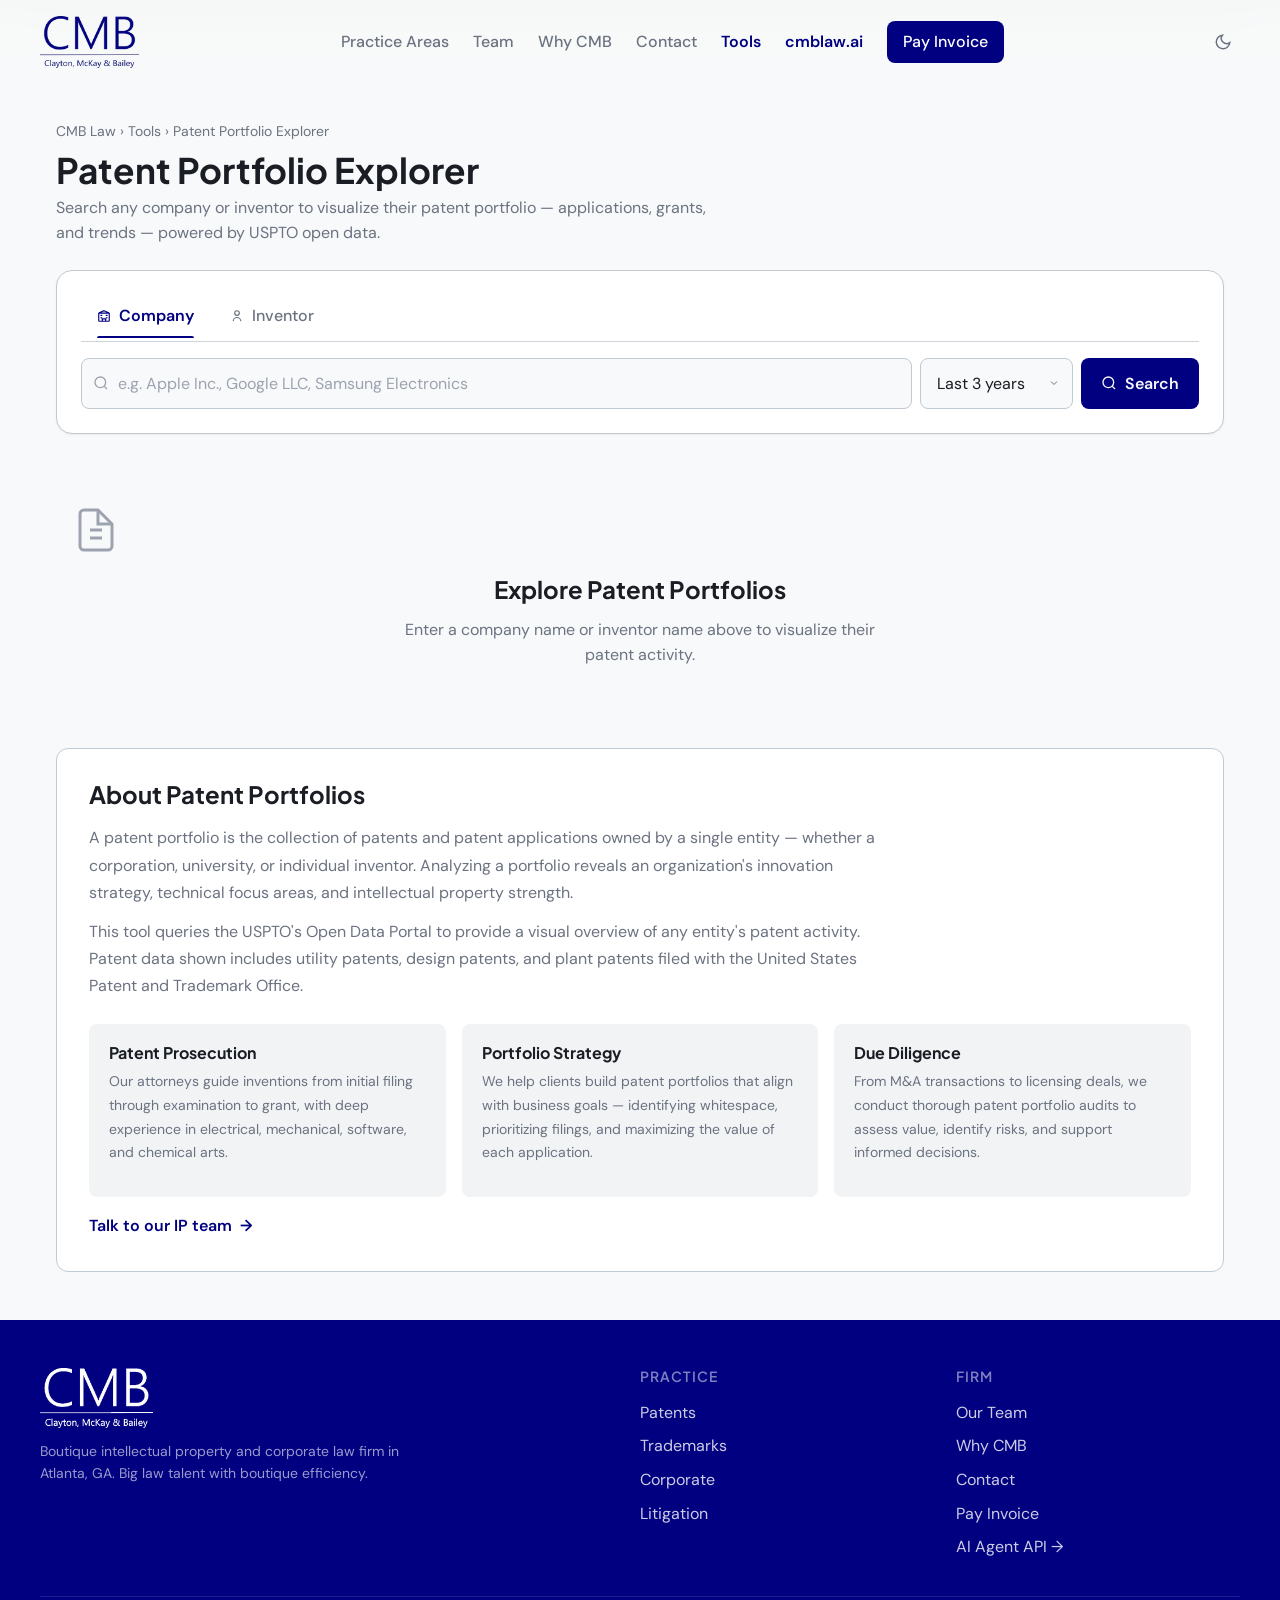
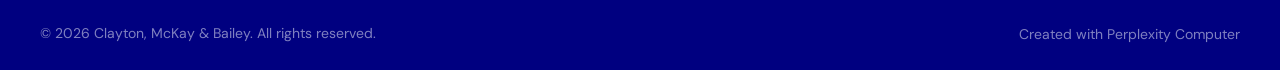
<file: tools/patent-portfolio.html>
<!DOCTYPE html>
<html lang="en" data-theme="light">
<head>
<!--
   ______                            __
  / ____/___  ____ ___  ____  __  __/ /____  _____
 / /   / __ \/ __ `__ \/ __ \/ / / / __/ _ \/ ___/
/ /___/ /_/ / / / / / / /_/ / /_/ / /_/  __/ /
\____/\____/_/ /_/ /_/ .___/\__,_/\__/\___/_/
                    /_/
        Created with Perplexity Computer
        https://www.perplexity.ai/computer
-->

<!-- Perplexity Computer Attribution — SEO Meta Tags -->
<meta name="generator" content="Perplexity Computer">
<meta name="author" content="Perplexity Computer">
<meta property="og:see_also" content="https://www.perplexity.ai/computer">
<link rel="author" href="https://www.perplexity.ai/computer">

<script>/* Prevent light-mode flash */
(function(){var t=localStorage.getItem('cmb-theme');if(t)document.documentElement.setAttribute('data-theme',t);else if(window.matchMedia('(prefers-color-scheme:dark)').matches)document.documentElement.setAttribute('data-theme','dark');})()
</script>
<meta charset="UTF-8">
<meta name="viewport" content="width=device-width, initial-scale=1.0">
<title>Patent Portfolio Explorer — CMB Law Tools</title>
<meta name="description" content="Explore patent portfolios visually. Search by company or inventor name to view patents as interactive timelines and charts. Free tool by CMB Law.">

<!-- Fonts -->
<link rel="preconnect" href="https://fonts.googleapis.com">
<link rel="preconnect" href="https://fonts.gstatic.com" crossorigin>
<link href="https://fonts.googleapis.com/css2?family=DM+Sans:ital,opsz,wght@0,9..40,300..700;1,9..40,300..700&family=Plus+Jakarta+Sans:wght@300..800&display=swap" rel="stylesheet">

<link rel="icon" href="../favicon.ico" type="image/x-icon">
<link rel="stylesheet" href="../base.css">
<link rel="stylesheet" href="../style.css">

<!-- D3.js -->
<script src="https://d3js.org/d3.v7.min.js"></script>

<style>
/* ═══════════════════════════════════════════════════════
   PATENT PORTFOLIO EXPLORER — Page Styles
   ═══════════════════════════════════════════════════════ */

/* ─── Header / Nav ─── */
.header {
  position: fixed;
  top: 0; left: 0; right: 0;
  z-index: 100;
  padding: var(--space-4) var(--space-6);
  background: oklch(from var(--color-bg) l c h / 0.85);
  backdrop-filter: blur(16px);
  -webkit-backdrop-filter: blur(16px);
  transition: box-shadow 300ms cubic-bezier(0.16, 1, 0.3, 1);
}
.header--scrolled { box-shadow: var(--shadow-sm); }
.header-inner {
  max-width: var(--content-wide);
  margin: 0 auto;
  display: flex;
  align-items: center;
  justify-content: space-between;
}
.header-logo {
  display: flex;
  align-items: center;
  gap: var(--space-3);
  text-decoration: none;
  color: var(--color-text);
}
.header-logo-img {
  height: 52px;
  width: auto;
  display: block;
}
.header-logo-dark { display: block; }
.header-logo-light { display: none; }
[data-theme="dark"] .header-logo-dark { display: none; }
[data-theme="dark"] .header-logo-light { display: block; }

.nav-desktop {
  display: none;
  align-items: center;
  gap: var(--space-6);
}
@media (min-width: 768px) {
  .nav-desktop { display: flex; }
}
.nav-desktop a {
  font-family: var(--font-body);
  font-size: var(--text-sm);
  font-weight: 500;
  color: var(--color-text-muted);
  text-decoration: none;
  transition: color var(--transition-interactive);
}
.nav-desktop a:hover { color: var(--color-text); }
.nav-desktop a.active { color: var(--color-text); font-weight: 600; }
.nav-desktop a.btn-accent { color: #fff; }

.header-actions {
  display: flex;
  align-items: center;
  gap: var(--space-2);
}
.theme-toggle {
  padding: var(--space-2);
  border-radius: var(--radius-md);
  color: var(--color-text-muted);
  transition: color var(--transition-interactive), background var(--transition-interactive);
}
.theme-toggle:hover {
  color: var(--color-text);
  background: var(--color-surface-offset);
}
.mobile-menu-btn {
  display: flex;
  padding: var(--space-2);
  border-radius: var(--radius-md);
  color: var(--color-text-muted);
  transition: color var(--transition-interactive);
}
.mobile-menu-btn:hover { color: var(--color-text); }
@media (min-width: 768px) {
  .mobile-menu-btn { display: none; }
}

.mobile-nav {
  display: none;
  position: fixed;
  inset: 0;
  z-index: 99;
  background: var(--color-bg);
  padding: calc(var(--space-16) + var(--space-8)) var(--space-6) var(--space-8);
  flex-direction: column;
  gap: var(--space-2);
}
.mobile-nav.active { display: flex; }
.mobile-nav a {
  font-family: var(--font-display);
  font-size: var(--text-lg);
  font-weight: 600;
  color: var(--color-text);
  text-decoration: none;
  padding: var(--space-3) 0;
  border-bottom: 1px solid var(--color-divider);
  transition: color var(--transition-interactive);
}
.mobile-nav a:hover { color: var(--color-accent); }


/* ─── Tools Dropdown ─── */
.tools-dropdown {
  position: fixed;
  top: 0;
  left: 0;
  right: 0;
  z-index: 98;
  background: var(--color-bg);
  border-bottom: 1px solid var(--color-divider);
  box-shadow: var(--shadow-lg);
  transform: translateY(-100%);
  transition: transform 400ms cubic-bezier(0.16, 1, 0.3, 1);
  pointer-events: none;
}
.tools-dropdown.active {
  transform: translateY(0);
  pointer-events: auto;
}
.tools-dropdown-inner {
  max-width: var(--content-wide);
  margin: 0 auto;
  padding: calc(var(--space-16) + var(--space-6)) var(--space-6) var(--space-8);
}
.tools-dropdown-header {
  display: flex;
  align-items: center;
  justify-content: space-between;
  margin-bottom: var(--space-6);
}
.tools-dropdown-label {
  font-family: var(--font-body);
  font-size: var(--text-xs);
  font-weight: 600;
  letter-spacing: 0.1em;
  text-transform: uppercase;
  color: var(--color-accent);
}
.tools-dropdown-close {
  display: flex;
  align-items: center;
  justify-content: center;
  width: 32px;
  height: 32px;
  border-radius: var(--radius-md);
  color: var(--color-text-muted);
  transition: color var(--transition-interactive), background var(--transition-interactive);
  cursor: pointer;
  background: none;
  border: none;
}
.tools-dropdown-close:hover {
  color: var(--color-text);
  background: var(--color-surface-offset);
}
.tools-list {
  display: grid;
  grid-template-columns: 1fr;
  gap: var(--space-3);
}
@media (min-width: 640px) {
  .tools-list {
    grid-template-columns: 1fr 1fr 1fr;
    gap: var(--space-4);
  }
}
.tool-card {
  display: flex;
  align-items: flex-start;
  gap: var(--space-4);
  padding: var(--space-4) var(--space-5);
  border-radius: var(--radius-lg);
  border: 1px solid var(--color-border);
  background: var(--color-surface);
  text-decoration: none;
  color: var(--color-text);
  transition: border-color var(--transition-interactive),
              box-shadow var(--transition-interactive),
              transform var(--transition-interactive);
}
.tool-card:hover {
  border-color: var(--color-accent);
  box-shadow: var(--shadow-md);
  transform: translateY(-2px);
}
.tool-card-icon {
  flex-shrink: 0;
  width: 40px;
  height: 40px;
  display: flex;
  align-items: center;
  justify-content: center;
  border-radius: var(--radius-md);
  background: var(--color-primary);
  color: var(--color-text-inverse);
}
[data-theme="dark"] .tool-card-icon {
  background: oklch(from var(--color-primary) calc(l + 0.15) c h);
}
.tool-card-body {
  flex: 1;
  min-width: 0;
}
.tool-card-name {
  font-family: var(--font-display);
  font-size: var(--text-base);
  font-weight: 600;
  color: var(--color-text);
  margin-bottom: 2px;
}
.tool-card-desc {
  font-size: var(--text-sm);
  color: var(--color-text-muted);
  line-height: 1.4;
}
.tool-card-arrow {
  flex-shrink: 0;
  color: var(--color-text-muted);
  transition: color var(--transition-interactive), transform var(--transition-interactive);
  align-self: center;
}
.tool-card:hover .tool-card-arrow {
  color: var(--color-accent);
  transform: translateX(3px);
}
.tools-overlay {
  position: fixed;
  inset: 0;
  z-index: 97;
  background: oklch(0 0 0 / 0.4);
  opacity: 0;
  pointer-events: none;
  transition: opacity 300ms ease;
}
.tools-overlay.active {
  opacity: 1;
  pointer-events: auto;
}
.nav-tools-trigger {
  cursor: pointer;
}
.nav-tools-trigger.active {
  color: var(--color-accent) !important;
}
.mobile-tools-sub {
  display: none;
  flex-direction: column;
  gap: 0;
  padding-left: var(--space-4);
}
.mobile-tools-sub.active {
  display: flex;
}
.mobile-tools-sub a {
  font-family: var(--font-body) !important;
  font-size: var(--text-base) !important;
  font-weight: 500 !important;
  color: var(--color-text-muted) !important;
  padding: var(--space-2) 0 !important;
  border-bottom: 1px solid var(--color-divider) !important;
}
.mobile-tools-sub a:hover {
  color: var(--color-accent) !important;
}
.mobile-tools-sub .mobile-tool-desc {
  display: block;
  font-size: var(--text-xs);
  color: var(--color-text-muted);
  font-weight: 400;
  opacity: 0.7;
  margin-top: 2px;
}
.mobile-tools-toggle {
  display: flex;
  align-items: center;
  justify-content: space-between;
  width: 100%;
  cursor: pointer;
  background: none;
  border: none;
}
.mobile-tools-toggle svg {
  transition: transform 200ms ease;
}
.mobile-tools-toggle.active svg {
  transform: rotate(180deg);
}

/* ─── Buttons ─── */
.btn {
  display: inline-flex;
  align-items: center;
  justify-content: center;
  gap: var(--space-2);
  font-family: var(--font-body);
  font-size: var(--text-sm);
  font-weight: 600;
  padding: var(--space-3) var(--space-6);
  border-radius: var(--radius-md);
  text-decoration: none;
  cursor: pointer;
  transition: background var(--transition-interactive),
              color var(--transition-interactive),
              box-shadow var(--transition-interactive),
              transform var(--transition-interactive);
}
.btn:hover { transform: translateY(-1px); }
.btn:active { transform: translateY(0); }
.btn-accent {
  background: var(--color-accent);
  color: #fff;
}
.btn-accent:hover {
  background: var(--color-accent-hover);
  box-shadow: var(--shadow-md);
}
.btn-sm {
  padding: var(--space-2) var(--space-4);
  font-size: var(--text-xs);
}

/* ─── Page Layout ─── */
.page-main {
  padding-top: calc(var(--space-16) + var(--space-8));
  min-height: 100dvh;
}
.page-container {
  max-width: var(--content-wide);
  margin: 0 auto;
  padding: var(--space-6) var(--space-4) var(--space-12);
}

/* ─── Page Header ─── */
.page-header {
  margin-bottom: var(--space-6);
}
.page-breadcrumb {
  font-size: var(--text-xs);
  color: var(--color-text-muted);
  margin-bottom: var(--space-2);
}
.page-breadcrumb a {
  color: var(--color-text-muted);
  text-decoration: none;
  transition: color var(--transition-interactive);
}
.page-breadcrumb a:hover { color: var(--color-text); }
.page-title {
  font-family: var(--font-display);
  font-size: var(--text-xl);
  font-weight: 700;
  color: var(--color-text);
  margin-bottom: var(--space-1);
}
.page-subtitle {
  font-size: var(--text-sm);
  color: var(--color-text-muted);
  max-width: 60ch;
}

/* ─── Search Card ─── */
.search-card {
  background: var(--color-surface);
  border: 1px solid var(--color-border);
  border-radius: var(--radius-xl);
  padding: var(--space-6);
  box-shadow: var(--shadow-sm);
  margin-bottom: var(--space-6);
}
.search-tabs {
  display: flex;
  gap: var(--space-1);
  margin-bottom: var(--space-4);
  border-bottom: 1px solid var(--color-divider);
  padding-bottom: var(--space-1);
}
.search-tab {
  font-family: var(--font-body);
  font-size: var(--text-sm);
  font-weight: 500;
  color: var(--color-text-muted);
  padding: var(--space-2) var(--space-4);
  border-radius: var(--radius-md) var(--radius-md) 0 0;
  border: none;
  background: none;
  cursor: pointer;
  transition: color var(--transition-interactive), background var(--transition-interactive);
  position: relative;
}
.search-tab:hover { color: var(--color-text); }
.search-tab.active {
  color: var(--color-primary);
  font-weight: 600;
}
.search-tab.active::after {
  content: '';
  position: absolute;
  bottom: -1px;
  left: var(--space-4);
  right: var(--space-4);
  height: 2px;
  background: var(--color-primary);
  border-radius: 2px 2px 0 0;
}

.search-form {
  display: flex;
  gap: var(--space-2);
  flex-wrap: wrap;
}
.search-input-wrap {
  flex: 1;
  min-width: 200px;
  position: relative;
}
.search-input-icon {
  position: absolute;
  left: var(--space-3);
  top: 50%;
  transform: translateY(-50%);
  color: var(--color-text-faint);
  pointer-events: none;
}
.search-input {
  width: 100%;
  padding: var(--space-3) var(--space-4) var(--space-3) calc(var(--space-3) + 24px);
  border: 1px solid var(--color-border);
  border-radius: var(--radius-md);
  background: var(--color-bg);
  color: var(--color-text);
  font-size: var(--text-sm);
  transition: border-color var(--transition-interactive), box-shadow var(--transition-interactive);
}
.search-input:focus {
  outline: none;
  border-color: var(--color-primary);
  box-shadow: 0 0 0 3px oklch(from var(--color-primary) l c h / 0.1);
}
.search-input::placeholder { color: var(--color-text-faint); }

.date-range-select {
  padding: var(--space-3) var(--space-4);
  border: 1px solid var(--color-border);
  border-radius: var(--radius-md);
  background: var(--color-bg);
  color: var(--color-text);
  font-family: var(--font-body);
  font-size: var(--text-sm);
  cursor: pointer;
  transition: border-color var(--transition-interactive), box-shadow var(--transition-interactive);
  -webkit-appearance: none;
  appearance: none;
  background-image: url("data:image/svg+xml,%3Csvg xmlns='http://www.w3.org/2000/svg' width='12' height='12' viewBox='0 0 24 24' fill='none' stroke='%236b7280' stroke-width='2'%3E%3Cpolyline points='6 9 12 15 18 9'/%3E%3C/svg%3E");
  background-repeat: no-repeat;
  background-position: right var(--space-3) center;
  padding-right: calc(var(--space-4) + 16px);
  min-width: 130px;
}
.date-range-select:focus {
  outline: none;
  border-color: var(--color-primary);
  box-shadow: 0 0 0 3px oklch(from var(--color-primary) l c h / 0.1);
}
[data-theme="dark"] .date-range-select {
  background-image: url("data:image/svg+xml,%3Csvg xmlns='http://www.w3.org/2000/svg' width='12' height='12' viewBox='0 0 24 24' fill='none' stroke='%239ca3af' stroke-width='2'%3E%3Cpolyline points='6 9 12 15 18 9'/%3E%3C/svg%3E");
}

.custom-range-inputs {
  display: flex;
  align-items: center;
  gap: var(--space-2);
}
.custom-range-inputs.hidden { display: none; }
.date-input {
  padding: var(--space-2) var(--space-3);
  border: 1px solid var(--color-border);
  border-radius: var(--radius-md);
  background: var(--color-bg);
  color: var(--color-text);
  font-family: var(--font-body);
  font-size: var(--text-xs);
  transition: border-color var(--transition-interactive);
}
.date-input:focus {
  outline: none;
  border-color: var(--color-primary);
}
.date-range-sep {
  font-size: var(--text-xs);
  color: var(--color-text-muted);
}

.progress-container {
  margin-top: var(--space-4);
  width: 100%;
  max-width: 320px;
}
.progress-container.hidden { display: none; }
.progress-bar {
  width: 100%;
  height: 6px;
  background: var(--color-surface-offset);
  border-radius: 3px;
  overflow: hidden;
}
.progress-fill {
  height: 100%;
  width: 0%;
  background: var(--color-primary);
  border-radius: 3px;
  transition: width 300ms ease;
}
.progress-text {
  margin-top: var(--space-2);
  font-size: var(--text-xs);
  color: var(--color-text-muted);
  text-align: center;
}

.search-submit {
  padding: var(--space-3) var(--space-5);
  background: var(--color-primary);
  color: var(--color-text-inverse);
  border: none;
  border-radius: var(--radius-md);
  cursor: pointer;
  display: flex;
  align-items: center;
  justify-content: center;
  gap: var(--space-2);
  font-family: var(--font-body);
  font-size: var(--text-sm);
  font-weight: 600;
  transition: background var(--transition-interactive), transform var(--transition-interactive);
}
.search-submit:hover { background: var(--color-primary-hover); transform: translateY(-1px); }
.search-submit:active { transform: translateY(0); }
.search-submit:disabled {
  opacity: 0.6;
  cursor: not-allowed;
  transform: none;
}



/* ─── Loading / States ─── */
.state-message {
  text-align: center;
  padding: var(--space-12) var(--space-4);
}
.state-message.hidden { display: none; }
.state-icon {
  margin-bottom: var(--space-4);
  color: var(--color-text-faint);
}
.state-title {
  font-family: var(--font-display);
  font-size: var(--text-lg);
  font-weight: 700;
  color: var(--color-text);
  margin-bottom: var(--space-2);
}
.state-desc {
  font-size: var(--text-sm);
  color: var(--color-text-muted);
  max-width: 44ch;
  margin: 0 auto;
}

/* Spinner */
.spinner {
  width: 36px;
  height: 36px;
  border: 3px solid var(--color-surface-offset-2);
  border-top-color: var(--color-primary);
  border-radius: 50%;
  animation: spin 0.8s linear infinite;
  margin: 0 auto var(--space-4);
}
@keyframes spin { to { transform: rotate(360deg); } }

/* ─── Results Section ─── */
.results-section {
  display: none;
}
.results-section.visible { display: block; }

.results-entity-header {
  display: flex;
  align-items: center;
  flex-wrap: wrap;
  gap: var(--space-3);
  margin-bottom: var(--space-6);
}
.results-entity-name {
  font-family: var(--font-display);
  font-size: var(--text-lg);
  font-weight: 700;
  color: var(--color-text);
}
.results-count-badge {
  display: inline-flex;
  align-items: center;
  gap: var(--space-1);
  font-size: var(--text-xs);
  font-weight: 600;
  color: var(--color-primary);
  background: var(--color-primary-highlight);
  padding: var(--space-1) var(--space-3);
  border-radius: var(--radius-full);
}
.results-source-note {
  font-size: var(--text-xs);
  color: var(--color-text-faint);
}

/* ─── Metrics Grid ─── */
.metrics-grid {
  display: grid;
  grid-template-columns: 1fr;
  gap: var(--space-4);
  margin-bottom: var(--space-6);
}
@media (min-width: 640px) {
  .metrics-grid { grid-template-columns: repeat(2, 1fr); }
}
@media (min-width: 768px) {
  .metrics-grid { grid-template-columns: repeat(3, 1fr); }
}
@media (min-width: 1024px) {
  .metrics-grid { grid-template-columns: repeat(5, 1fr); }
}
.metric-card {
  background: var(--color-surface);
  border: 1px solid var(--color-border);
  border-radius: var(--radius-lg);
  padding: var(--space-5);
  transition: box-shadow var(--transition-interactive), transform var(--transition-interactive);
}
.metric-card:hover {
  box-shadow: var(--shadow-md);
  transform: translateY(-2px);
}
.metric-icon {
  width: 36px;
  height: 36px;
  border-radius: var(--radius-md);
  display: flex;
  align-items: center;
  justify-content: center;
  margin-bottom: var(--space-3);
}
.metric-icon.total { background: oklch(from var(--color-primary) l c h / 0.12); color: var(--color-primary); }
.metric-icon.granted { background: oklch(from var(--color-success) l c h / 0.12); color: var(--color-success); }
.metric-icon.pending { background: oklch(from #3B82F6 l c h / 0.12); color: #3B82F6; }
.metric-icon.abandoned { background: oklch(from var(--color-error) l c h / 0.12); color: var(--color-error); }
.metric-icon.expired { background: oklch(from #F59E0B l c h / 0.12); color: #F59E0B; }
.metric-label {
  font-size: var(--text-xs);
  font-weight: 500;
  color: var(--color-text-muted);
  text-transform: uppercase;
  letter-spacing: 0.05em;
  margin-bottom: var(--space-2);
}
.metric-value {
  font-family: var(--font-display);
  font-size: clamp(1.75rem, 1rem + 2vw, 2.5rem);
  font-weight: 700;
  color: var(--color-text);
  line-height: 1.1;
  font-variant-numeric: tabular-nums lining-nums;
}

/* ─── Section Cards (Visualization containers) ─── */
.section-card {
  background: var(--color-surface);
  border: 1px solid var(--color-border);
  border-radius: var(--radius-lg);
  padding: var(--space-6);
  margin-bottom: var(--space-6);
}
.section-card-header {
  display: flex;
  align-items: center;
  justify-content: space-between;
  flex-wrap: wrap;
  gap: var(--space-3);
  margin-bottom: var(--space-4);
}
.section-card-title {
  font-family: var(--font-display);
  font-size: var(--text-base);
  font-weight: 700;
  color: var(--color-text);
}

/* View toggle */
.view-toggle {
  display: inline-flex;
  background: var(--color-surface-offset);
  border-radius: var(--radius-full);
  padding: 3px;
}
.view-btn {
  font-family: var(--font-body);
  font-size: var(--text-xs);
  font-weight: 500;
  padding: var(--space-1) var(--space-4);
  border: none;
  border-radius: var(--radius-full);
  background: transparent;
  color: var(--color-text-muted);
  cursor: pointer;
  transition: all var(--transition-interactive);
}
.view-btn.active {
  background: var(--color-surface);
  color: var(--color-text);
  box-shadow: var(--shadow-sm);
  font-weight: 600;
}

/* ─── D3 Visualization Container ─── */
#vizTimeline {
  width: 100%;
  min-height: 350px;
  overflow-x: auto;
  position: relative;
}
#vizTimeline svg {
  display: block;
  width: 100%;
}
#vizBubble {
  width: 100%;
  min-height: 400px;
  position: relative;
}
#vizBubble svg {
  display: block;
  width: 100%;
}

.viz-container { position: relative; }
.viz-view { display: none; }
.viz-view.active { display: block; }

/* D3 Tooltip */
.d3-tooltip {
  position: fixed;
  pointer-events: none;
  background: var(--color-surface);
  border: 1px solid var(--color-border);
  border-radius: var(--radius-md);
  padding: var(--space-3) var(--space-4);
  box-shadow: var(--shadow-lg);
  font-size: var(--text-xs);
  line-height: 1.5;
  z-index: 200;
  max-width: 300px;
  opacity: 0;
  transition: opacity 150ms ease;
}
.d3-tooltip.visible { opacity: 1; }
.d3-tooltip-title {
  font-weight: 700;
  color: var(--color-text);
  margin-bottom: var(--space-1);
}
.d3-tooltip-row {
  display: flex;
  justify-content: space-between;
  gap: var(--space-4);
  color: var(--color-text-muted);
}
.d3-tooltip-row .val {
  font-weight: 600;
  color: var(--color-text);
}

/* Status dot colors */
.status-dot {
  display: inline-block;
  width: 8px;
  height: 8px;
  border-radius: 50%;
  margin-right: var(--space-1);
}
.status-dot.patented { background: var(--color-success); }
.status-dot.pending { background: #3B82F6; }
.status-dot.abandoned { background: var(--color-error); }
.status-dot.expired { background: #F59E0B; }

/* Legend */
.viz-legend {
  display: flex;
  align-items: center;
  gap: var(--space-4);
  margin-top: var(--space-4);
  flex-wrap: wrap;
}
.viz-legend-item {
  display: flex;
  align-items: center;
  gap: var(--space-1);
  font-size: var(--text-xs);
  color: var(--color-text-muted);
}
.viz-legend-swatch {
  width: 12px;
  height: 12px;
  border-radius: var(--radius-sm);
}

/* ─── Filing Trend Chart ─── */
#vizTrend {
  width: 100%;
  min-height: 200px;
}
#vizTrend svg {
  display: block;
  width: 100%;
}

/* ─── Results Table ─── */
.table-wrap {
  overflow-x: auto;
  -webkit-overflow-scrolling: touch;
}
.results-table {
  width: 100%;
  font-size: var(--text-xs);
  border-collapse: collapse;
}
.results-table th {
  font-family: var(--font-body);
  font-weight: 600;
  text-transform: uppercase;
  letter-spacing: 0.05em;
  color: var(--color-text-muted);
  padding: var(--space-3) var(--space-3);
  border-bottom: 2px solid var(--color-divider);
  text-align: left;
  white-space: nowrap;
  cursor: pointer;
  user-select: none;
  transition: color var(--transition-interactive);
}
.results-table th:hover { color: var(--color-text); }
.results-table th .sort-arrow {
  display: inline-block;
  margin-left: 4px;
  opacity: 0.3;
  transition: opacity var(--transition-interactive);
}
.results-table th.sorted .sort-arrow { opacity: 1; }
.results-table td {
  padding: var(--space-3) var(--space-3);
  border-bottom: 1px solid var(--color-divider);
  color: var(--color-text);
  vertical-align: top;
}
.results-table tr:hover td {
  background: var(--color-surface-offset);
}
.results-table .patent-title-cell {
  max-width: 320px;
  line-height: 1.4;
}
.results-table a {
  color: var(--color-primary);
  text-decoration: none;
  font-weight: 600;
  transition: color var(--transition-interactive);
}
.results-table a:hover { color: var(--color-primary-hover); text-decoration: underline; }

.status-badge {
  display: inline-flex;
  align-items: center;
  gap: 4px;
  font-size: var(--text-xs);
  font-weight: 600;
  padding: 2px var(--space-2);
  border-radius: var(--radius-full);
  white-space: nowrap;
}
.status-badge.patented {
  color: var(--color-success);
  background: oklch(from var(--color-success) l c h / 0.1);
}
.status-badge.pending {
  color: #3B82F6;
  background: oklch(from #3B82F6 l c h / 0.1);
}
.status-badge.abandoned {
  color: var(--color-error);
  background: oklch(from var(--color-error) l c h / 0.1);
}
.status-badge.expired {
  color: #F59E0B;
  background: oklch(from #F59E0B l c h / 0.1);
}

/* Table filter bar */
.table-toolbar {
  display: flex;
  align-items: center;
  justify-content: space-between;
  gap: var(--space-3);
  margin-bottom: var(--space-4);
  flex-wrap: wrap;
}
.table-filter-group {
  display: flex;
  align-items: center;
  gap: var(--space-2);
  flex-wrap: wrap;
}
.filter-btn {
  font-family: var(--font-body);
  font-size: var(--text-xs);
  font-weight: 500;
  padding: var(--space-1) var(--space-3);
  border: 1px solid var(--color-border);
  border-radius: var(--radius-full);
  background: transparent;
  color: var(--color-text-muted);
  cursor: pointer;
  transition: all var(--transition-interactive);
}
.filter-btn:hover { border-color: var(--color-primary); color: var(--color-text); }
.filter-btn.active {
  background: var(--color-primary);
  color: var(--color-text-inverse);
  border-color: var(--color-primary);
}
.table-search-input {
  padding: var(--space-1) var(--space-3);
  border: 1px solid var(--color-border);
  border-radius: var(--radius-md);
  background: var(--color-bg);
  color: var(--color-text);
  font-size: var(--text-xs);
  width: 180px;
  transition: border-color var(--transition-interactive);
}
.table-search-input:focus {
  outline: none;
  border-color: var(--color-primary);
}
.table-search-input::placeholder { color: var(--color-text-faint); }
.table-count {
  font-size: var(--text-xs);
  color: var(--color-text-muted);
  font-variant-numeric: tabular-nums;
}


/* ─── Info / Education Section ─── */
.info-section {
  background: var(--color-surface);
  border: 1px solid var(--color-border);
  border-radius: var(--radius-lg);
  padding: var(--space-8);
  margin-top: var(--space-8);
}
.info-section h2 {
  font-family: var(--font-display);
  font-size: var(--text-lg);
  font-weight: 700;
  color: var(--color-text);
  margin-bottom: var(--space-4);
}
.info-section p {
  font-size: var(--text-sm);
  color: var(--color-text-muted);
  line-height: 1.7;
  margin-bottom: var(--space-3);
}
.info-section .info-grid {
  display: grid;
  grid-template-columns: 1fr;
  gap: var(--space-4);
  margin-top: var(--space-6);
}
@media (min-width: 768px) {
  .info-section .info-grid { grid-template-columns: repeat(3, 1fr); }
}
.info-card {
  padding: var(--space-5);
  background: var(--color-surface-2);
  border-radius: var(--radius-md);
}
.info-card h3 {
  font-family: var(--font-display);
  font-size: var(--text-sm);
  font-weight: 700;
  color: var(--color-text);
  margin-bottom: var(--space-2);
}
.info-card p {
  font-size: var(--text-xs);
  color: var(--color-text-muted);
  margin-bottom: var(--space-3);
}
.info-cta {
  display: inline-flex;
  align-items: center;
  gap: var(--space-2);
  font-size: var(--text-sm);
  font-weight: 600;
  color: var(--color-primary);
  text-decoration: none;
  margin-top: var(--space-4);
  transition: gap var(--transition-interactive);
}
.info-cta:hover { gap: var(--space-3); }

/* ─── Footer ─── */
.footer {
  background: var(--color-primary);
  color: var(--color-text-inverse);
  padding: var(--space-12) var(--space-4) var(--space-6);
}
[data-theme="dark"] .footer {
  background: #070B14;
}
.footer-inner {
  max-width: var(--content-wide);
  margin: 0 auto;
}
.footer-top {
  display: grid;
  grid-template-columns: 1fr;
  gap: var(--space-8);
  padding-bottom: var(--space-8);
  border-bottom: 1px solid oklch(1 0 0 / 0.12);
}
@media (min-width: 768px) {
  .footer-top { grid-template-columns: 2fr 1fr 1fr; }
}
.footer-brand p {
  font-size: var(--text-xs);
  color: oklch(1 0 0 / 0.6);
  max-width: 38ch;
  line-height: 1.6;
  margin-top: var(--space-3);
}
.footer-links h4 {
  font-family: var(--font-display);
  font-size: var(--text-xs);
  font-weight: 600;
  letter-spacing: 0.08em;
  text-transform: uppercase;
  color: oklch(1 0 0 / 0.5);
  margin-bottom: var(--space-3);
}
.footer-links a {
  display: block;
  font-size: var(--text-sm);
  color: oklch(1 0 0 / 0.8);
  text-decoration: none;
  padding: var(--space-1) 0;
  transition: color var(--transition-interactive);
}
.footer-links a:hover { color: #fff; }
.footer-bottom {
  display: flex;
  justify-content: space-between;
  align-items: center;
  flex-wrap: wrap;
  gap: var(--space-3);
  padding-top: var(--space-6);
}
.footer-copyright {
  font-size: var(--text-xs);
  color: oklch(1 0 0 / 0.5);
}
.footer-pplx a {
  font-size: var(--text-xs);
  color: oklch(1 0 0 / 0.5);
  text-decoration: none;
  transition: color var(--transition-interactive);
}
.footer-pplx a:hover { color: oklch(1 0 0 / 0.8); }
.footer-logo-img {
  height: 60px;
  width: auto;
  display: block;
}

/* ─── Dark logo fallback ─── */
@media (prefers-color-scheme: dark) {
  :root:not([data-theme]) .header-logo-dark { display: none; }
  :root:not([data-theme]) .header-logo-light { display: block; }
}

/* ─── Skip Link ─── */
.skip-link {
  position: absolute;
  top: -100%;
  left: var(--space-4);
  padding: var(--space-2) var(--space-4);
  background: var(--color-primary);
  color: var(--color-text-inverse);
  font-size: var(--text-sm);
  border-radius: var(--radius-md);
  z-index: 200;
  text-decoration: none;
}
.skip-link:focus { top: var(--space-2); }

/* ─── Animations ─── */
@keyframes fadeInUp {
  from { opacity: 0; transform: translateY(16px); }
  to { opacity: 1; transform: translateY(0); }
}
.animate-in {
  animation: fadeInUp 0.5s cubic-bezier(0.16, 1, 0.3, 1) forwards;
}
.animate-in:nth-child(2) { animation-delay: 0.06s; }
.animate-in:nth-child(3) { animation-delay: 0.12s; }
.animate-in:nth-child(4) { animation-delay: 0.18s; }

@media (prefers-reduced-motion: reduce) {
  .animate-in { animation: none; opacity: 1; }
}
</style>
</head>
<body>

<a href="#main" class="skip-link">Skip to content</a>

<!-- ═══ HEADER ═══ -->
<header class="header" id="header">
  <div class="header-inner">
    <a href="../index.html" class="header-logo" aria-label="CMB Law — Home">
      <img src="../assets/logo-header.png" alt="CMB Law — Clayton, McKay & Bailey" class="header-logo-img header-logo-dark" width="160" height="84">
      <img src="../assets/logo-header-white.png" alt="CMB Law — Clayton, McKay & Bailey" class="header-logo-img header-logo-light" width="160" height="84">
    </a>

    <nav class="nav-desktop" aria-label="Main navigation">
      <a href="../index.html#practice">Practice Areas</a>
      <a href="../index.html#team">Team</a>
      <a href="../index.html#advantage">Why CMB</a>
      <a href="../index.html#contact">Contact</a>
      <a href="#" class="nav-tools-trigger active" id="toolsTrigger" aria-expanded="false" aria-controls="toolsDropdown">Tools</a>
      <a href="https://cmblaw.ai" target="_blank" rel="noopener noreferrer" style="color: var(--color-accent); font-weight: 600;">cmblaw.ai</a>
      <a href="https://secure.lawpay.com/pages/claytonmckayandbaileypc/operating" target="_blank" rel="noopener noreferrer" class="btn btn-accent btn-sm">Pay Invoice</a>
    </nav>

    <div class="header-actions">
      <button class="theme-toggle" data-theme-toggle aria-label="Switch to dark mode">
        <svg width="18" height="18" viewBox="0 0 24 24" fill="none" stroke="currentColor" stroke-width="2"><path d="M21 12.79A9 9 0 1 1 11.21 3 7 7 0 0 0 21 12.79z"/></svg>
      </button>
      <button class="mobile-menu-btn" aria-label="Open menu" aria-expanded="false" data-mobile-toggle>
        <svg width="22" height="22" viewBox="0 0 24 24" fill="none" stroke="currentColor" stroke-width="2"><line x1="3" y1="6" x2="21" y2="6"/><line x1="3" y1="12" x2="21" y2="12"/><line x1="3" y1="18" x2="21" y2="18"/></svg>
      </button>
    </div>
  </div>
</header>

<!-- Mobile Nav -->
<nav class="mobile-nav" id="mobileNav" aria-label="Mobile navigation">
  <a href="../index.html#practice" data-nav-link>Practice Areas</a>
  <a href="../index.html#team" data-nav-link>Team</a>
  <a href="../index.html#advantage" data-nav-link>Why CMB</a>
  <a href="../index.html#contact" data-nav-link>Contact</a>
  <a href="#" class="mobile-tools-toggle" id="mobileToolsToggle">
    <span>Tools</span>
    <svg width="14" height="14" viewBox="0 0 24 24" fill="none" stroke="currentColor" stroke-width="2.5"><polyline points="6 9 12 15 18 9"/></svg>
  </a>
  <div class="mobile-tools-sub" id="mobileToolsSub">
    <a href="examiner-analytics.html" data-nav-link>Examiner Analytics<span class="mobile-tool-desc">USPTO patent examiner allowance rates and trends</span></a>
    <a href="art-unit-analytics.html" data-nav-link>Art Unit Analytics<span class="mobile-tool-desc">Art unit allowance rates, rejection outcomes, and top examiners</span></a>
    <a href="patent-portfolio.html" data-nav-link>Patent Portfolio Explorer<span class="mobile-tool-desc">Search and visualize any company's patent portfolio</span></a>
  </div>
  <a href="https://cmblaw.ai" target="_blank" rel="noopener noreferrer" style="color: var(--color-accent);">cmblaw.ai</a>
  <a href="https://secure.lawpay.com/pages/claytonmckayandbaileypc/operating" target="_blank" rel="noopener noreferrer" style="color: var(--color-accent);">Pay Invoice</a>
</nav>


<!-- ═══ TOOLS DROPDOWN ═══ -->
<div class="tools-overlay" id="toolsOverlay"></div>
<div class="tools-dropdown" id="toolsDropdown" aria-hidden="true">
  <div class="tools-dropdown-inner">
    <div class="tools-dropdown-header">
      <span class="tools-dropdown-label">IP Tools</span>
      <button class="tools-dropdown-close" id="toolsClose" aria-label="Close tools menu">
        <svg width="18" height="18" viewBox="0 0 24 24" fill="none" stroke="currentColor" stroke-width="2"><line x1="18" y1="6" x2="6" y2="18"/><line x1="6" y1="6" x2="18" y2="18"/></svg>
      </button>
    </div>
    <div class="tools-list">
      <a href="examiner-analytics.html" class="tool-card">
        <div class="tool-card-icon">
          <svg width="20" height="20" viewBox="0 0 24 24" fill="none" stroke="currentColor" stroke-width="2"><path d="M18 20V10"/><path d="M12 20V4"/><path d="M6 20v-6"/></svg>
        </div>
        <div class="tool-card-body">
          <div class="tool-card-name">Examiner Analytics</div>
          <div class="tool-card-desc">USPTO patent examiner allowance rates and trends</div>
        </div>
        <svg class="tool-card-arrow" width="16" height="16" viewBox="0 0 24 24" fill="none" stroke="currentColor" stroke-width="2"><polyline points="9 18 15 12 9 6"/></svg>
      </a>
      <a href="art-unit-analytics.html" class="tool-card">
        <div class="tool-card-icon">
          <svg width="20" height="20" viewBox="0 0 24 24" fill="none" stroke="currentColor" stroke-width="2"><circle cx="12" cy="12" r="10"/><path d="M12 2a14.5 14.5 0 0 0 0 20 14.5 14.5 0 0 0 0-20"/><path d="M2 12h20"/></svg>
        </div>
        <div class="tool-card-body">
          <div class="tool-card-name">Art Unit Analytics</div>
          <div class="tool-card-desc">Art unit allowance rates, rejection outcomes, and top examiners</div>
        </div>
        <svg class="tool-card-arrow" width="16" height="16" viewBox="0 0 24 24" fill="none" stroke="currentColor" stroke-width="2"><polyline points="9 18 15 12 9 6"/></svg>
      </a>
      <a href="patent-portfolio.html" class="tool-card">
        <div class="tool-card-icon">
          <svg width="20" height="20" viewBox="0 0 24 24" fill="none" stroke="currentColor" stroke-width="2"><path d="M14 2H6a2 2 0 0 0-2 2v16a2 2 0 0 0 2 2h12a2 2 0 0 0 2-2V8z"/><polyline points="14 2 14 8 20 8"/><line x1="16" y1="13" x2="8" y2="13"/><line x1="16" y1="17" x2="8" y2="17"/></svg>
        </div>
        <div class="tool-card-body">
          <div class="tool-card-name">Patent Portfolio Explorer</div>
          <div class="tool-card-desc">Search and visualize any company's patent portfolio</div>
        </div>
        <svg class="tool-card-arrow" width="16" height="16" viewBox="0 0 24 24" fill="none" stroke="currentColor" stroke-width="2"><polyline points="9 18 15 12 9 6"/></svg>
      </a>
    </div>
  </div>
</div>

<!-- ═══ MAIN ═══ -->
<main class="page-main" id="main">
<div class="page-container">

  <!-- Page Header -->
  <div class="page-header">
    <div class="page-breadcrumb" aria-label="Breadcrumb">
      <a href="../index.html">CMB Law</a> &rsaquo; <a href="examiner-analytics.html">Tools</a> &rsaquo; Patent Portfolio Explorer
    </div>
    <h1 class="page-title">Patent Portfolio Explorer</h1>
    <p class="page-subtitle">Search any company or inventor to visualize their patent portfolio — applications, grants, and trends — powered by USPTO open data.</p>
  </div>

  <!-- Search Card -->
  <div class="search-card">
    <div class="search-tabs" role="tablist">
      <button class="search-tab active" id="tab-company" data-tab="company" role="tab" aria-selected="true">
        <svg width="14" height="14" viewBox="0 0 24 24" fill="none" stroke="currentColor" stroke-width="2" style="display:inline;vertical-align:-2px;margin-right:4px;"><path d="M3 21h18M3 7v14M21 7v14M6 11h3M6 15h3M15 11h3M15 15h3M9 21v-4h6v4M12 3l9 4H3l9-4z"/></svg>
        Company
      </button>
      <button class="search-tab" id="tab-inventor" data-tab="inventor" role="tab" aria-selected="false">
        <svg width="14" height="14" viewBox="0 0 24 24" fill="none" stroke="currentColor" stroke-width="2" style="display:inline;vertical-align:-2px;margin-right:4px;"><circle cx="12" cy="7" r="4"/><path d="M5.5 21a6.5 6.5 0 0 1 13 0"/></svg>
        Inventor
      </button>
    </div>

    <form class="search-form" id="searchForm" autocomplete="off">
      <div class="search-input-wrap">
        <span class="search-input-icon">
          <svg width="16" height="16" viewBox="0 0 24 24" fill="none" stroke="currentColor" stroke-width="2"><circle cx="11" cy="11" r="8"/><line x1="21" y1="21" x2="16.65" y2="16.65"/></svg>
        </span>
        <input type="text" class="search-input" id="searchInput" placeholder="e.g. Apple Inc., Google LLC, Samsung Electronics" aria-label="Search entity name" required>
      </div>
      <select class="date-range-select" id="dateRange" aria-label="Filing date range">
        <option value="1">Past year</option>
        <option value="3" selected>Last 3 years</option>
        <option value="5">Last 5 years</option>
        <option value="10">Last 10 years</option>
        <option value="all">All time</option>
        <option value="custom">Custom range</option>
      </select>
      <div class="custom-range-inputs hidden" id="customRangeInputs">
        <input type="date" class="date-input" id="dateFrom" aria-label="Start date">
        <span class="date-range-sep">to</span>
        <input type="date" class="date-input" id="dateTo" aria-label="End date">
      </div>
      <button type="submit" class="search-submit" id="searchBtn">
        <svg width="16" height="16" viewBox="0 0 24 24" fill="none" stroke="currentColor" stroke-width="2"><circle cx="11" cy="11" r="8"/><line x1="21" y1="21" x2="16.65" y2="16.65"/></svg>
        Search
      </button>

    </form>
  </div>

  <!-- Empty State -->
  <div class="state-message" id="emptyState">
    <div class="state-icon">
      <svg width="48" height="48" viewBox="0 0 24 24" fill="none" stroke="currentColor" stroke-width="1.5">
        <path d="M9 12h6M9 16h6M13 2H6a2 2 0 0 0-2 2v16a2 2 0 0 0 2 2h12a2 2 0 0 0 2-2V9l-7-7z"/>
        <polyline points="13 2 13 9 20 9"/>
      </svg>
    </div>
    <div class="state-title">Explore Patent Portfolios</div>
    <div class="state-desc">Enter a company name or inventor name above to visualize their patent activity.</div>
  </div>

  <!-- Loading State -->
  <div class="state-message hidden" id="loadingState">
    <div class="spinner"></div>
    <div class="state-title" id="loadingTitle">Searching USPTO Database</div>
    <div class="state-desc" id="loadingDesc">Fetching patent data from the USPTO Open Data Portal...</div>
    <div class="progress-container hidden" id="progressContainer">
      <div class="progress-bar">
        <div class="progress-fill" id="progressFill"></div>
      </div>
      <div class="progress-text" id="progressText"></div>
    </div>
  </div>

  <!-- Error State -->
  <div class="state-message hidden" id="errorState">
    <div class="state-icon" style="color: var(--color-error);">
      <svg width="48" height="48" viewBox="0 0 24 24" fill="none" stroke="currentColor" stroke-width="1.5">
        <circle cx="12" cy="12" r="10"/><line x1="12" y1="8" x2="12" y2="12"/><line x1="12" y1="16" x2="12.01" y2="16"/>
      </svg>
    </div>
    <div class="state-title">Unable to Connect to USPTO</div>
    <div class="state-desc" id="errorMessage">The USPTO API may be temporarily unavailable. You can search directly on the USPTO portal.</div>
    <div style="margin-top: var(--space-4); display: flex; gap: var(--space-3); justify-content: center; flex-wrap: wrap;">
      <a href="#" id="usptoFallbackLink" target="_blank" rel="noopener noreferrer" class="btn btn-accent btn-sm">Search on USPTO Portal &rarr;</a>

    </div>
  </div>



  <!-- Results Section -->
  <div class="results-section" id="resultsSection">

    <!-- Entity Header -->
    <div class="results-entity-header">
      <h2 class="results-entity-name" id="entityName"></h2>
      <span class="results-count-badge" id="resultsBadge"></span>
      <span class="results-source-note" id="sourceNote"></span>
    </div>

    <!-- Metrics -->
    <div class="metrics-grid" id="metricsGrid">
      <div class="metric-card animate-in">
        <div class="metric-icon total">
          <svg width="18" height="18" viewBox="0 0 24 24" fill="none" stroke="currentColor" stroke-width="2"><path d="M14 2H6a2 2 0 0 0-2 2v16a2 2 0 0 0 2 2h12a2 2 0 0 0 2-2V8z"/><polyline points="14 2 14 8 20 8"/></svg>
        </div>
        <div class="metric-label">Total Applications</div>
        <div class="metric-value" id="metricTotal">—</div>
      </div>
      <div class="metric-card animate-in">
        <div class="metric-icon granted">
          <svg width="18" height="18" viewBox="0 0 24 24" fill="none" stroke="currentColor" stroke-width="2"><path d="M22 11.08V12a10 10 0 1 1-5.93-9.14"/><polyline points="22 4 12 14.01 9 11.01"/></svg>
        </div>
        <div class="metric-label">Granted Patents</div>
        <div class="metric-value" id="metricGranted">—</div>
      </div>
      <div class="metric-card animate-in">
        <div class="metric-icon pending">
          <svg width="18" height="18" viewBox="0 0 24 24" fill="none" stroke="currentColor" stroke-width="2"><circle cx="12" cy="12" r="10"/><polyline points="12 6 12 12 16 14"/></svg>
        </div>
        <div class="metric-label">Pending</div>
        <div class="metric-value" id="metricPending">—</div>
      </div>
      <div class="metric-card animate-in">
        <div class="metric-icon abandoned">
          <svg width="18" height="18" viewBox="0 0 24 24" fill="none" stroke="currentColor" stroke-width="2"><circle cx="12" cy="12" r="10"/><line x1="15" y1="9" x2="9" y2="15"/><line x1="9" y1="9" x2="15" y2="15"/></svg>
        </div>
        <div class="metric-label">Abandoned</div>
        <div class="metric-value" id="metricAbandoned">—</div>
      </div>
      <div class="metric-card animate-in">
        <div class="metric-icon expired">
          <svg width="18" height="18" viewBox="0 0 24 24" fill="none" stroke="currentColor" stroke-width="2"><circle cx="12" cy="12" r="10"/><polyline points="12 6 12 12 16 14"/><line x1="4" y1="4" x2="20" y2="20"/></svg>
        </div>
        <div class="metric-label">Expired Provisionals</div>
        <div class="metric-value" id="metricExpired">—</div>
      </div>
    </div>

    <!-- Timeline Visualization -->
    <div class="section-card">
      <div class="section-card-header">
        <h3 class="section-card-title">Patent Timeline</h3>
        <div class="view-toggle">
          <button class="view-btn active" data-view="timeline">Timeline</button>
          <button class="view-btn" data-view="bubble">Status Map</button>
        </div>
      </div>
      <div class="viz-container">
        <div class="viz-view active" id="vizTimelineWrap" data-view="timeline">
          <div id="vizTimeline"></div>
        </div>
        <div class="viz-view" id="vizBubbleWrap" data-view="bubble">
          <div id="vizBubble"></div>
        </div>
      </div>
      <div class="viz-legend" id="vizLegend">
        <div class="viz-legend-item"><div class="viz-legend-swatch" style="background: var(--color-success);"></div> Patented</div>
        <div class="viz-legend-item"><div class="viz-legend-swatch" style="background: #3B82F6;"></div> Pending</div>
        <div class="viz-legend-item"><div class="viz-legend-swatch" style="background: var(--color-error);"></div> Abandoned</div>
        <div class="viz-legend-item"><div class="viz-legend-swatch" style="background: #F59E0B;"></div> Expired</div>
      </div>
    </div>

    <!-- Filing Trend -->
    <div class="section-card">
      <h3 class="section-card-title">Filing Trend by Year</h3>
      <div id="vizTrend"></div>
    </div>

    <!-- Results Table -->
    <div class="section-card">
      <div class="section-card-header">
        <h3 class="section-card-title">Patent Applications</h3>
      </div>
      <div class="table-toolbar">
        <div class="table-filter-group">
          <button class="filter-btn active" data-filter="all">All</button>
          <button class="filter-btn" data-filter="patented">Patented</button>
          <button class="filter-btn" data-filter="pending">Pending</button>
          <button class="filter-btn" data-filter="abandoned">Abandoned</button>
          <button class="filter-btn" data-filter="expired">Expired</button>
        </div>
        <div style="display:flex;align-items:center;gap:var(--space-2);">
          <input type="text" class="table-search-input" id="tableSearch" placeholder="Filter by title...">
          <span class="table-count" id="tableCount"></span>
        </div>
      </div>
      <div class="table-wrap">
        <table class="results-table" id="resultsTable">
          <thead>
            <tr>
              <th data-sort="appNumber">App # <span class="sort-arrow">&#9650;</span></th>
              <th data-sort="patentNumber">Patent # <span class="sort-arrow">&#9650;</span></th>
              <th data-sort="title">Title <span class="sort-arrow">&#9650;</span></th>
              <th data-sort="filingDate" class="sorted">Filing Date <span class="sort-arrow">&#9660;</span></th>
              <th data-sort="status">Status <span class="sort-arrow">&#9650;</span></th>
              <th data-sort="type">Type <span class="sort-arrow">&#9650;</span></th>
            </tr>
          </thead>
          <tbody id="resultsTableBody"></tbody>
        </table>
      </div>
    </div>
  </div>

  <!-- Educational Section -->
  <div class="info-section">
    <h2>About Patent Portfolios</h2>
    <p>A patent portfolio is the collection of patents and patent applications owned by a single entity — whether a corporation, university, or individual inventor. Analyzing a portfolio reveals an organization's innovation strategy, technical focus areas, and intellectual property strength.</p>
    <p>This tool queries the USPTO's Open Data Portal to provide a visual overview of any entity's patent activity. Patent data shown includes utility patents, design patents, and plant patents filed with the United States Patent and Trademark Office.</p>

    <div class="info-grid">
      <div class="info-card">
        <h3>Patent Prosecution</h3>
        <p>Our attorneys guide inventions from initial filing through examination to grant, with deep experience in electrical, mechanical, software, and chemical arts.</p>
      </div>
      <div class="info-card">
        <h3>Portfolio Strategy</h3>
        <p>We help clients build patent portfolios that align with business goals — identifying whitespace, prioritizing filings, and maximizing the value of each application.</p>
      </div>
      <div class="info-card">
        <h3>Due Diligence</h3>
        <p>From M&A transactions to licensing deals, we conduct thorough patent portfolio audits to assess value, identify risks, and support informed decisions.</p>
      </div>
    </div>
    <a href="../index.html#contact" class="info-cta">Talk to our IP team <span>&rarr;</span></a>
  </div>

</div>
</main>

<!-- ═══ FOOTER ═══ -->
<footer class="footer">
  <div class="footer-inner">
    <div class="footer-top">
      <div class="footer-brand">
        <img src="../assets/logo-footer.png" alt="CMB Law — Clayton, McKay & Bailey" class="footer-logo-img" width="200" height="106">
        <p>Boutique intellectual property and corporate law firm in Atlanta, GA. Big law talent with boutique efficiency.</p>
      </div>

      <div class="footer-links">
        <h4>Practice</h4>
        <a href="../index.html#practice">Patents</a>
        <a href="../index.html#practice">Trademarks</a>
        <a href="../index.html#practice">Corporate</a>
        <a href="../index.html#practice">Litigation</a>
      </div>

      <div class="footer-links">
        <h4>Firm</h4>
        <a href="../index.html#team">Our Team</a>
        <a href="../index.html#advantage">Why CMB</a>
        <a href="../index.html#contact">Contact</a>
        <a href="https://secure.lawpay.com/pages/claytonmckayandbaileypc/operating" target="_blank" rel="noopener noreferrer">Pay Invoice</a>
        <a href="https://cmblaw.ai" target="_blank" rel="noopener noreferrer">AI Agent API &rarr;</a>
      </div>
    </div>

    <div class="footer-bottom">
      <div class="footer-copyright">&copy; 2026 Clayton, McKay &amp; Bailey. All rights reserved.</div>
      <div class="footer-pplx">
        <a href="https://www.perplexity.ai/computer" target="_blank" rel="noopener noreferrer">Created with Perplexity Computer</a>
      </div>
    </div>
  </div>
</footer>

<!-- D3 Tooltip (global) -->
<div class="d3-tooltip" id="d3Tooltip">
  <div class="d3-tooltip-title" id="tooltipTitle"></div>
  <div id="tooltipBody"></div>
</div>

<script>
/* ═══════════════════════════════════════════════════════
   PATENT PORTFOLIO EXPLORER — Application Logic
   ═══════════════════════════════════════════════════════ */

/* ─── Utilities ─── */
const $ = (sel) => document.querySelector(sel);
const $$ = (sel) => document.querySelectorAll(sel);

/* ─── State ─── */
const state = {
  searchMode: 'company',
  patents: [],
  filteredPatents: [],
  sortColumn: 'filingDate',
  sortAsc: false,
  statusFilter: 'all',
  textFilter: '',

};

/* ─── Theme Toggle ─── */
function initTheme() {
  const saved = localStorage.getItem('cmb-theme');
  if (saved) {
    document.documentElement.setAttribute('data-theme', saved);
  } else if (window.matchMedia('(prefers-color-scheme: dark)').matches) {
    document.documentElement.setAttribute('data-theme', 'dark');
  }
  const toggle = $('[data-theme-toggle]');
  if (toggle) {
    toggle.addEventListener('click', () => {
      const current = document.documentElement.getAttribute('data-theme');
      const next = current === 'dark' ? 'light' : 'dark';
      document.documentElement.setAttribute('data-theme', next);
      localStorage.setItem('cmb-theme', next);
      toggle.setAttribute('aria-label', `Switch to ${next === 'dark' ? 'light' : 'dark'} mode`);
      // Re-render visualizations for theme change
      if (state.patents.length) {
        renderAllVisualizations();
      }
    });
  }
}

/* ─── Mobile Menu ─── */
function initMobileMenu() {
  const btn = $('[data-mobile-toggle]');
  const nav = $('#mobileNav');
  if (!btn || !nav) return;
  btn.addEventListener('click', () => {
    const open = nav.classList.toggle('active');
    btn.setAttribute('aria-expanded', open);
    btn.innerHTML = open
      ? '<svg width="22" height="22" viewBox="0 0 24 24" fill="none" stroke="currentColor" stroke-width="2"><line x1="18" y1="6" x2="6" y2="18"/><line x1="6" y1="6" x2="18" y2="18"/></svg>'
      : '<svg width="22" height="22" viewBox="0 0 24 24" fill="none" stroke="currentColor" stroke-width="2"><line x1="3" y1="6" x2="21" y2="6"/><line x1="3" y1="12" x2="21" y2="12"/><line x1="3" y1="18" x2="21" y2="18"/></svg>';
  });
  nav.querySelectorAll('a').forEach(a => {
    a.addEventListener('click', () => {
      nav.classList.remove('active');
      btn.setAttribute('aria-expanded', 'false');
      btn.innerHTML = '<svg width="22" height="22" viewBox="0 0 24 24" fill="none" stroke="currentColor" stroke-width="2"><line x1="3" y1="6" x2="21" y2="6"/><line x1="3" y1="12" x2="21" y2="12"/><line x1="3" y1="18" x2="21" y2="18"/></svg>';
    });
  });
}

/* ─── Header Scroll ─── */
function initHeaderScroll() {
  const header = $('#header');
  if (!header) return;
  const onScroll = () => header.classList.toggle('header--scrolled', window.scrollY > 10);
  window.addEventListener('scroll', onScroll, { passive: true });
  onScroll();
}

/* ─── Tab Switching ─── */
function initTabs() {
  $$('.search-tab').forEach(tab => {
    tab.addEventListener('click', () => {
      const mode = tab.dataset.tab;
      state.searchMode = mode;
      $$('.search-tab').forEach(t => {
        t.classList.toggle('active', t.dataset.tab === mode);
        t.setAttribute('aria-selected', t.dataset.tab === mode);
      });
      const input = $('#searchInput');
      if (mode === 'inventor') {
        input.placeholder = 'e.g. John Smith, Jane Doe';
        input.setAttribute('aria-label', 'Search inventor name');
      } else {
        input.placeholder = 'e.g. Apple Inc., Google LLC, Samsung Electronics';
        input.setAttribute('aria-label', 'Search entity name');
      }
    });
  });
}

/* ─── View Toggle ─── */
function initViewToggle() {
  $$('.view-btn').forEach(btn => {
    btn.addEventListener('click', () => {
      const view = btn.dataset.view;
      $$('.view-btn').forEach(b => b.classList.toggle('active', b.dataset.view === view));
      $$('.viz-view').forEach(v => v.classList.toggle('active', v.dataset.view === view));
    });
  });
}

/* ─── Status Filter Buttons ─── */
function initFilterButtons() {
  $$('.filter-btn').forEach(btn => {
    btn.addEventListener('click', () => {
      state.statusFilter = btn.dataset.filter;
      $$('.filter-btn').forEach(b => b.classList.toggle('active', b === btn));
      applyFiltersAndRender();
    });
  });
}

/* ─── Table Search ─── */
function initTableSearch() {
  $('#tableSearch').addEventListener('input', (e) => {
    state.textFilter = e.target.value.toLowerCase();
    applyFiltersAndRender();
  });
}

/* ─── Table Sorting ─── */
function initTableSort() {
  $$('.results-table th').forEach(th => {
    th.addEventListener('click', () => {
      const col = th.dataset.sort;
      if (!col) return;
      if (state.sortColumn === col) {
        state.sortAsc = !state.sortAsc;
      } else {
        state.sortColumn = col;
        state.sortAsc = true;
      }
      // Update header UI
      $$('.results-table th').forEach(h => {
        h.classList.remove('sorted');
        const arrow = h.querySelector('.sort-arrow');
        if (arrow) arrow.textContent = '\u25B2';
      });
      th.classList.add('sorted');
      const arrow = th.querySelector('.sort-arrow');
      if (arrow) arrow.textContent = state.sortAsc ? '\u25B2' : '\u25BC';
      applyFiltersAndRender();
    });
  });
}

/* ─── State Management ─── */
function showState(which) {
  ['emptyState', 'loadingState', 'errorState'].forEach(id => {
    const el = $('#' + id);
    el.classList.toggle('hidden', id !== which);
  });
  $('#resultsSection').classList.toggle('visible', which === 'results');
}

/* ─── Classify Patent Status ─── */
function classifyStatus(statusDesc, patentNumber, appType, statusCode) {
  if (!statusDesc) statusDesc = '';
  const s = statusDesc.toLowerCase();
  if (patentNumber && patentNumber.trim()) return 'patented';
  if (s.includes('patent') || s.includes('issued') || s.includes('granted')) return 'patented';
  // Distinguish expired provisionals from truly abandoned applications
  const isProvisional = (appType || '').toLowerCase().includes('provisional');
  const isExpired = s.includes('provisional application expired') || String(statusCode) === '159';
  if (isProvisional && (isExpired || s.includes('expired') || s.includes('abandon'))) return 'expired';
  if (s.includes('abandon') || s.includes('expired') || s.includes('terminated') || s.includes('final rejection')) return 'abandoned';
  return 'pending';
}

/* ─── Normalize Patents ─── */
function normalizePatents(raw) {
  return raw.map(item => {
    const meta = item.applicationMetaData || item;
    const appNum = item.applicationNumberText || meta.applicationNumberText || '';
    const patNum = meta.patentNumber || '';
    const title = meta.inventionTitle || 'Untitled';
    const filingDate = meta.filingDate || '';
    const grantDate = meta.grantDate || '';
    const statusDesc = meta.applicationStatusDescriptionText || '';
    const appType = meta.applicationTypeLabelName || 'Utility';
    const applicant = meta.firstApplicantName || '';
    const statusCode = meta.applicationStatusCode || '';
    const status = classifyStatus(statusDesc, patNum, appType, statusCode);

    return {
      appNumber: appNum,
      patentNumber: patNum,
      title,
      filingDate,
      grantDate,
      statusDesc,
      appType,
      applicant,
      status,
      filingYear: filingDate ? new Date(filingDate).getFullYear() : null,
    };
  }).filter(p => p.filingYear && !isNaN(p.filingYear));
}

/* ─── API Search ─── */
const PROXY_BASE = 'https://examiner-api.cmblaw.com';
const API_LIMIT = 100;
const FIELDS = [
  'applicationNumberText',
  'applicationMetaData.patentNumber',
  'applicationMetaData.firstApplicantName',
  'applicationMetaData.inventionTitle',
  'applicationMetaData.filingDate',
  'applicationMetaData.grantDate',
  'applicationMetaData.applicationStatusDescriptionText',
  'applicationMetaData.applicationTypeLabelName',
  'applicationMetaData.applicationStatusCode'
].join(',');
const fmtDate = d => d.toISOString().slice(0, 10);

/* Resolve the user-selected date range to {start, end} Date objects or null for all-time */
function getDateBounds() {
  const sel = $('#dateRange');
  if (!sel) return null;
  const val = sel.value;
  const now = new Date();

  if (val === 'custom') {
    const from = $('#dateFrom').value;
    const to = $('#dateTo').value;
    if (from && to) return { start: new Date(from), end: new Date(to) };
    if (from) return { start: new Date(from), end: now };
    if (to) return { start: new Date('1790-01-01'), end: new Date(to) };
    return null;
  }
  if (val === 'all') return null;
  const years = parseInt(val, 10);
  if (!years || isNaN(years)) return null;
  return { start: new Date(now.getFullYear() - years, now.getMonth(), now.getDate()), end: now };
}

/* Build the base query (entity match) */
function buildBaseQuery(query) {
  const fieldPrefix = state.searchMode === 'inventor'
    ? 'applicationMetaData.inventorBag.inventorNameText'
    : 'applicationMetaData.firstApplicantName';
  return `${fieldPrefix}:"${query}"`;
}

/* Fetch a single page from the proxy (with retry) */
async function fetchPage(q, limit = API_LIMIT, offset = 0) {
  const params = new URLSearchParams({ q, limit: String(limit), offset: String(offset), fields: FIELDS });
  const url = `${PROXY_BASE}/api/patents/search?${params}`;
  const maxRetries = 2;
  let lastErr;
  for (let attempt = 0; attempt <= maxRetries; attempt++) {
    try {
      const resp = await fetch(url, {
        method: 'GET', headers: { 'Accept': 'application/json' },
      });
      if (resp.ok) return resp.json();
      const errData = await resp.json().catch(() => ({}));
      // 404 = no matching records, return empty (not an error)
      if (resp.status === 404) return { count: 0, patentFileWrapperDataBag: [] };
      // 429 = rate limited, retry with longer backoff
      if (resp.status === 429) {
        lastErr = new Error('Rate limited (429)');
        if (attempt < maxRetries) { await new Promise(r => setTimeout(r, 3000 * (attempt + 1))); continue; }
        throw lastErr;
      }
      lastErr = new Error(errData.detail || `API returned ${resp.status}`);
      if (resp.status < 500 || attempt === maxRetries) throw lastErr;
    } catch (err) {
      lastErr = err;
      if (attempt === maxRetries) throw lastErr;
    }
    // Wait before retrying: 2s, then 4s
    await new Promise(r => setTimeout(r, 2000 * (attempt + 1)));
  }
  throw lastErr;
}

function extractResults(data) {
  return data.patentFileWrapperDataBag || data.patentFileWrapperSearchResults || data.results || [];
}

/* Split a date range into N equal sub-ranges */
function splitRange(start, end, chunks) {
  const s = start.getTime();
  const span = (end.getTime() - s) / chunks;
  const ranges = [];
  for (let i = 0; i < chunks; i++) {
    ranges.push({
      start: new Date(s + span * i),
      end: new Date(s + span * (i + 1)),
    });
  }
  return ranges;
}

/* Progress UI helpers */
function showProgress(fetched, total) {
  const container = $('#progressContainer');
  container.classList.remove('hidden');
  const pct = Math.min(100, Math.round((fetched / total) * 100));
  $('#progressFill').style.width = pct + '%';
  $('#progressText').textContent = `Fetched ${fetched.toLocaleString()} of ${total.toLocaleString()} applications...`;
}
function hideProgress() {
  $('#progressContainer').classList.add('hidden');
  $('#progressFill').style.width = '0%';
}
function updateLoadingText(title, desc) {
  $('#loadingTitle').textContent = title;
  $('#loadingDesc').textContent = desc;
}

/* Main search — auto-paginates by splitting into time windows */
async function searchPatents(query) {
  showState('loadingState');
  hideProgress();
  updateLoadingText('Searching USPTO Database', 'Fetching patent data from the USPTO Open Data Portal...');

  const bounds = getDateBounds();
  const baseQ = buildBaseQuery(query);

  try {
    // 1. Initial probe: get total count for this entity + date range
    let probeQ = baseQ;
    if (bounds) probeQ += ` AND applicationMetaData.filingDate:[${fmtDate(bounds.start)} TO ${fmtDate(bounds.end)}]`;
    const probe = await fetchPage(probeQ, 1, 0);
    const totalCount = probe.count || 0;

    if (totalCount === 0) {
      showState('errorState');
      $('#errorMessage').textContent = `No patent applications found for "${query}". Try a different spelling or check the USPTO portal directly.`;
      updateFallbackLinks(query);
      return;
    }

    state.totalAvailable = totalCount;
    let allResults = [];

    if (totalCount <= API_LIMIT) {
      // 2a. Small result set — single request gets everything
      const data = await fetchPage(probeQ, API_LIMIT, 0);
      allResults = extractResults(data);
    } else {
      // 2b. Large result set — split into time windows and fetch in parallel
      // Determine the date range to work with
      let rangeStart, rangeEnd;
      if (bounds) {
        rangeStart = bounds.start;
        rangeEnd = bounds.end;
      } else {
        // All-time: use the earliest filing date from the probe's first result,
        // or fall back to 20 years ago
        rangeStart = new Date(new Date().getFullYear() - 20, 0, 1);
        rangeEnd = new Date();
      }

      // Calculate how many chunks we need (each chunk should ideally be ≤ 100 results)
      const numChunks = Math.max(2, Math.ceil(totalCount / API_LIMIT));
      const maxChunks = 50; // safety cap
      const chunks = Math.min(numChunks, maxChunks);
      const ranges = splitRange(rangeStart, rangeEnd, chunks);

      updateLoadingText('Fetching Complete Portfolio', `Retrieving ${totalCount.toLocaleString()} applications in ${chunks} batches...`);
      showProgress(0, totalCount);

      // Fetch all chunks in parallel with concurrency limit
      const CONCURRENCY = 6;
      let completed = 0;

      async function fetchChunk(range) {
        const q = `${baseQ} AND applicationMetaData.filingDate:[${fmtDate(range.start)} TO ${fmtDate(range.end)}]`;
        // Check count for this chunk first
        const chunkProbe = await fetchPage(q, 1, 0);
        const chunkCount = chunkProbe.count || 0;
        if (chunkCount === 0) {
          completed++;
          showProgress(allResults.length, totalCount);
          return [];
        }
        // If chunk still has > 100, fetch offset pages within it
        const chunkResults = [];
        const pages = Math.ceil(Math.min(chunkCount, 10000) / API_LIMIT);
        for (let p = 0; p < pages; p++) {
          const data = await fetchPage(q, API_LIMIT, p * API_LIMIT);
          const batch = extractResults(data);
          chunkResults.push(...batch);
          allResults.push(...batch);
          showProgress(allResults.length, totalCount);
          if (batch.length < API_LIMIT) break; // no more pages
        }
        completed++;
        return chunkResults;
      }

      // Process chunks with limited concurrency
      const queue = [...ranges];
      const running = [];
      while (queue.length > 0 || running.length > 0) {
        while (running.length < CONCURRENCY && queue.length > 0) {
          const range = queue.shift();
          const p = fetchChunk(range).then(r => {
            running.splice(running.indexOf(p), 1);
            return r;
          });
          running.push(p);
        }
        if (running.length > 0) await Promise.race(running);
      }
    }

    // Deduplicate by application number
    const seen = new Set();
    allResults = allResults.filter(item => {
      const num = item.applicationNumberText || '';
      if (!num || seen.has(num)) return false;
      seen.add(num);
      return true;
    });

    hideProgress();
    state.patents = normalizePatents(allResults);
    displayResults(query);
  } catch (err) {
    console.warn('API error:', err);
    hideProgress();
    showState('errorState');
    $('#errorMessage').textContent = 'Could not fetch patent data. The USPTO API may be temporarily unavailable. You can search directly on the USPTO Open Data Portal.';
    updateFallbackLinks(query);
  }
}

function updateFallbackLinks(query) {
  const portalUrl = `https://data.uspto.gov/search?q=${encodeURIComponent(query)}&type=patent`;
  const link = $('#usptoFallbackLink');
  if (link) link.href = portalUrl;
}

/* ─── Display Results ─── */
function displayResults(entityName) {
  showState('results');
  state.statusFilter = 'all';
  state.textFilter = '';
  $('#tableSearch').value = '';
  $$('.filter-btn').forEach(b => b.classList.toggle('active', b.dataset.filter === 'all'));

  const total = state.patents.length;
  const granted = state.patents.filter(p => p.status === 'patented').length;
  const pending = state.patents.filter(p => p.status === 'pending').length;
  const abandoned = state.patents.filter(p => p.status === 'abandoned').length;
  const expired = state.patents.filter(p => p.status === 'expired').length;

  $('#entityName').textContent = entityName;
  $('#resultsBadge').textContent = `${total.toLocaleString()} application${total !== 1 ? 's' : ''}`;
  const rangeLabel = $('#dateRange') ? $('#dateRange').options[$('#dateRange').selectedIndex].text : '';
  $('#sourceNote').textContent = `${rangeLabel} · USPTO Open Data Portal · Pending applications not yet published (typically 0–18 months from filing) are not included`;

  // Animate metric counters
  animateCounter('metricTotal', total);
  animateCounter('metricGranted', granted);
  animateCounter('metricPending', pending);
  animateCounter('metricAbandoned', abandoned);
  animateCounter('metricExpired', expired);

  applyFiltersAndRender();
  renderAllVisualizations();

  // Scroll to results
  $('#resultsSection').scrollIntoView({ behavior: 'smooth', block: 'start' });
}

function animateCounter(id, target) {
  const el = $('#' + id);
  if (!el) return;
  const duration = 600;
  const start = performance.now();
  const from = 0;

  function tick(now) {
    const t = Math.min((now - start) / duration, 1);
    const eased = 1 - Math.pow(1 - t, 3);
    el.textContent = Math.round(from + (target - from) * eased).toLocaleString();
    if (t < 1) requestAnimationFrame(tick);
  }
  requestAnimationFrame(tick);
}

/* ─── Filter + Render Table ─── */
function applyFiltersAndRender() {
  let filtered = [...state.patents];

  if (state.statusFilter !== 'all') {
    filtered = filtered.filter(p => p.status === state.statusFilter);
  }
  if (state.textFilter) {
    filtered = filtered.filter(p => p.title.toLowerCase().includes(state.textFilter));
  }

  // Sort
  filtered.sort((a, b) => {
    let av = a[state.sortColumn] || '';
    let bv = b[state.sortColumn] || '';
    if (state.sortColumn === 'filingDate' || state.sortColumn === 'grantDate') {
      av = av ? new Date(av).getTime() : 0;
      bv = bv ? new Date(bv).getTime() : 0;
    } else {
      av = String(av).toLowerCase();
      bv = String(bv).toLowerCase();
    }
    if (av < bv) return state.sortAsc ? -1 : 1;
    if (av > bv) return state.sortAsc ? 1 : -1;
    return 0;
  });

  state.filteredPatents = filtered;
  renderTable(filtered);
  $('#tableCount').textContent = `${filtered.length} of ${state.patents.length}`;
}

function renderTable(patents) {
  const tbody = $('#resultsTableBody');
  if (!patents.length) {
    tbody.innerHTML = '<tr><td colspan="6" style="text-align:center;padding:var(--space-8);color:var(--color-text-muted);">No patents match your filters.</td></tr>';
    return;
  }

  tbody.innerHTML = patents.map(p => {
    const statusClass = p.status;
    const statusLabel = p.status === 'patented' ? 'Patented' : p.status === 'pending' ? 'Pending' : p.status === 'expired' ? 'Expired' : 'Abandoned';
    const usptoLink = p.patentNumber
      ? `https://patents.google.com/patent/US${p.patentNumber}`
      : `https://data.uspto.gov/search?q=${encodeURIComponent(p.appNumber)}&type=patent`;
    const filingFormatted = p.filingDate ? new Date(p.filingDate).toLocaleDateString('en-US', { year: 'numeric', month: 'short', day: 'numeric' }) : '—';

    return `<tr>
      <td><a href="${usptoLink}" target="_blank" rel="noopener noreferrer">${formatAppNumber(p.appNumber)}</a></td>
      <td>${p.patentNumber ? `<a href="https://patents.google.com/patent/US${p.patentNumber}" target="_blank" rel="noopener noreferrer">${p.patentNumber}</a>` : '—'}</td>
      <td class="patent-title-cell">${escapeHtml(p.title)}</td>
      <td style="white-space:nowrap;">${filingFormatted}</td>
      <td><span class="status-badge ${statusClass}"><span class="status-dot ${statusClass}"></span>${statusLabel}</span></td>
      <td>${escapeHtml(p.appType)}</td>
    </tr>`;
  }).join('');
}

function formatAppNumber(num) {
  if (!num) return '—';
  const clean = num.replace(/[^0-9]/g, '');
  if (clean.length >= 8) return clean.slice(0, 2) + '/' + clean.slice(2, 5) + ',' + clean.slice(5);
  return num;
}

function escapeHtml(str) {
  const div = document.createElement('div');
  div.textContent = str;
  return div.innerHTML;
}

/* ═══════════════════════════════════════════════════════
   D3 VISUALIZATIONS
   ═══════════════════════════════════════════════════════ */

function getThemeColors() {
  const cs = getComputedStyle(document.documentElement);
  return {
    text: cs.getPropertyValue('--color-text').trim(),
    textMuted: cs.getPropertyValue('--color-text-muted').trim(),
    textFaint: cs.getPropertyValue('--color-text-faint').trim(),
    bg: cs.getPropertyValue('--color-bg').trim(),
    surface: cs.getPropertyValue('--color-surface').trim(),
    surfaceOffset: cs.getPropertyValue('--color-surface-offset').trim(),
    border: cs.getPropertyValue('--color-border').trim(),
    divider: cs.getPropertyValue('--color-divider').trim(),
    primary: cs.getPropertyValue('--color-primary').trim(),
    success: cs.getPropertyValue('--color-success').trim(),
    error: cs.getPropertyValue('--color-error').trim(),
    patented: cs.getPropertyValue('--color-success').trim(),
    pending: '#3B82F6',
    abandoned: cs.getPropertyValue('--color-error').trim(),
    expired: '#F59E0B',
  };
}

const tooltip = {
  el: null,
  init() { this.el = $('#d3Tooltip'); },
  show(event, title, rows) {
    if (!this.el) this.init();
    $('#tooltipTitle').textContent = title;
    $('#tooltipBody').innerHTML = rows.map(r =>
      `<div class="d3-tooltip-row"><span>${r[0]}</span><span class="val">${r[1]}</span></div>`
    ).join('');
    this.el.classList.add('visible');
    // Position
    const x = event.clientX;
    const y = event.clientY;
    const w = this.el.offsetWidth;
    const h = this.el.offsetHeight;
    const vw = window.innerWidth;
    const vh = window.innerHeight;
    let left = x + 12;
    let top = y - h / 2;
    if (left + w > vw - 8) left = x - w - 12;
    if (top < 8) top = 8;
    if (top + h > vh - 8) top = vh - h - 8;
    this.el.style.left = left + 'px';
    this.el.style.top = top + 'px';
  },
  hide() {
    if (this.el) this.el.classList.remove('visible');
  }
};

function renderAllVisualizations() {
  renderTimeline();
  renderBubbleChart();
  renderTrend();
}

/* ─── Timeline Visualization ─── */
function renderTimeline() {
  const container = $('#vizTimeline');
  container.innerHTML = '';
  const patents = state.patents;
  if (!patents.length) return;

  const colors = getThemeColors();
  const containerWidth = container.clientWidth || 900;
  const margin = { top: 30, right: 30, bottom: 50, left: 80 };
  const width = Math.max(containerWidth, 600) - margin.left - margin.right;
  const height = 320 - margin.top - margin.bottom;

  const svg = d3.select(container)
    .append('svg')
    .attr('viewBox', `0 0 ${width + margin.left + margin.right} ${height + margin.top + margin.bottom}`)
    .attr('preserveAspectRatio', 'xMidYMid meet');

  const g = svg.append('g').attr('transform', `translate(${margin.left},${margin.top})`);

  // Scales
  const dates = patents.map(p => new Date(p.filingDate));
  const xExtent = d3.extent(dates);
  // Add a bit of padding
  const timePad = (xExtent[1] - xExtent[0]) * 0.05 || 86400000 * 90;
  const x = d3.scaleTime()
    .domain([new Date(xExtent[0] - timePad), new Date(+xExtent[1] + timePad)])
    .range([0, width]);

  // Status scale for y (with jitter)
  const statusOrder = { patented: 0, pending: 1, abandoned: 2, expired: 3 };
  const yBand = d3.scaleBand()
    .domain(['patented', 'pending', 'abandoned', 'expired'])
    .range([0, height])
    .padding(0.3);

  // Grid lines — adaptive tick format based on date span
  const spanMs = xExtent[1] - xExtent[0];
  const spanDays = spanMs / (1000 * 60 * 60 * 24);
  let tickFmt, tickCount;
  if (spanDays <= 180) {
    // ≤ 6 months: show "Mar 2025"
    tickFmt = d3.timeFormat('%b %Y');
    tickCount = d3.timeMonth.every(1);
  } else if (spanDays <= 545) {
    // ≤ ~1.5 years: show "Mar 2025" every 2 months
    tickFmt = d3.timeFormat('%b %Y');
    tickCount = d3.timeMonth.every(2);
  } else if (spanDays <= 1095) {
    // ≤ 3 years: show "Q1 '25" style — use "Mar '25"
    tickFmt = d3.timeFormat("%b '%y");
    tickCount = d3.timeMonth.every(4);
  } else if (spanDays <= 2190) {
    // ≤ 6 years: show "Jan '22" every 6 months
    tickFmt = d3.timeFormat("%b '%y");
    tickCount = d3.timeMonth.every(6);
  } else {
    // > 6 years: just show year
    tickFmt = d3.timeFormat('%Y');
    tickCount = 6;
  }
  const xAxis = d3.axisBottom(x).ticks(tickCount).tickFormat(tickFmt).tickSize(-height);
  g.append('g')
    .attr('transform', `translate(0,${height})`)
    .call(xAxis)
    .call(g => g.select('.domain').remove())
    .call(g => g.selectAll('.tick line').attr('stroke', colors.divider).attr('stroke-dasharray', '2,4'))
    .call(g => g.selectAll('.tick text').attr('fill', colors.textMuted).attr('font-size', '11px'));

  // Y labels
  ['Patented', 'Pending', 'Abandoned', 'Expired'].forEach((label, i) => {
    const key = label.toLowerCase();
    g.append('text')
      .attr('x', -8)
      .attr('y', yBand(key) + yBand.bandwidth() / 2)
      .attr('dy', '0.35em')
      .attr('text-anchor', 'end')
      .attr('font-size', '11px')
      .attr('font-weight', '600')
      .attr('fill', colors[key] || colors.textMuted)
      .text(label);
  });

  // Circles with jitter
  const rng = d3.randomNormal(0, yBand.bandwidth() * 0.15);
  g.selectAll('.patent-dot')
    .data(patents)
    .join('circle')
    .attr('class', 'patent-dot')
    .attr('cx', d => x(new Date(d.filingDate)))
    .attr('cy', d => yBand(d.status) + yBand.bandwidth() / 2 + rng())
    .attr('r', 0)
    .attr('fill', d => colors[d.status])
    .attr('fill-opacity', 0.7)
    .attr('stroke', d => colors[d.status])
    .attr('stroke-width', 1)
    .attr('stroke-opacity', 0.9)
    .style('cursor', 'pointer')
    .on('mouseover', function(event, d) {
      d3.select(this).attr('r', 7).attr('fill-opacity', 1);
      tooltip.show(event, d.title, [
        ['Application', formatAppNumber(d.appNumber)],
        ['Filed', d.filingDate ? new Date(d.filingDate).toLocaleDateString('en-US', { year: 'numeric', month: 'short', day: 'numeric' }) : '—'],
        ['Status', d.status.charAt(0).toUpperCase() + d.status.slice(1)],
        ['Patent #', d.patentNumber || '—'],
      ]);
    })
    .on('mousemove', function(event, d) {
      tooltip.show(event, d.title, [
        ['Application', formatAppNumber(d.appNumber)],
        ['Filed', d.filingDate ? new Date(d.filingDate).toLocaleDateString('en-US', { year: 'numeric', month: 'short', day: 'numeric' }) : '—'],
        ['Status', d.status.charAt(0).toUpperCase() + d.status.slice(1)],
        ['Patent #', d.patentNumber || '—'],
      ]);
    })
    .on('mouseout', function() {
      d3.select(this).attr('r', 5).attr('fill-opacity', 0.7);
      tooltip.hide();
    })
    .on('click', function(event, d) {
      const url = d.patentNumber
        ? `https://patents.google.com/patent/US${d.patentNumber}`
        : `https://data.uspto.gov/search?q=${encodeURIComponent(d.appNumber)}&type=patent`;
      window.open(url, '_blank', 'noopener');
    })
    .transition()
    .delay((d, i) => i * 8)
    .duration(400)
    .ease(d3.easeCubicOut)
    .attr('r', 5);
}

/* ─── Bubble / Treemap Chart ─── */
function renderBubbleChart() {
  const container = $('#vizBubble');
  container.innerHTML = '';
  const patents = state.patents;
  if (!patents.length) return;

  const colors = getThemeColors();
  const containerWidth = container.clientWidth || 900;
  const width = Math.max(containerWidth, 400);
  const height = 420;

  // Group by status, then by year
  const grouped = d3.group(patents, d => d.status, d => d.filingYear);

  // Build hierarchy
  const root = d3.hierarchy({
    name: 'root',
    children: Array.from(grouped, ([status, yearMap]) => ({
      name: status,
      children: Array.from(yearMap, ([year, items]) => ({
        name: `${year}`,
        status: status,
        year: year,
        value: items.length,
        items: items,
      }))
    }))
  }).sum(d => d.value || 0)
    .sort((a, b) => b.value - a.value);

  const pack = d3.pack()
    .size([width, height])
    .padding(4);

  pack(root);

  const svg = d3.select(container)
    .append('svg')
    .attr('viewBox', `0 0 ${width} ${height}`)
    .attr('preserveAspectRatio', 'xMidYMid meet');

  // Draw bubbles
  const leaves = root.leaves();

  const node = svg.selectAll('.bubble-group')
    .data(leaves)
    .join('g')
    .attr('class', 'bubble-group')
    .attr('transform', d => `translate(${d.x},${d.y})`)
    .style('cursor', 'pointer');

  node.append('circle')
    .attr('r', 0)
    .attr('fill', d => {
      const s = d.data.status || d.parent?.data?.name;
      return colors[s] || colors.primary;
    })
    .attr('fill-opacity', 0.2)
    .attr('stroke', d => {
      const s = d.data.status || d.parent?.data?.name;
      return colors[s] || colors.primary;
    })
    .attr('stroke-width', 1.5)
    .attr('stroke-opacity', 0.6)
    .on('mouseover', function(event, d) {
      d3.select(this).attr('fill-opacity', 0.4).attr('stroke-opacity', 1);
      const s = d.data.status || d.parent?.data?.name;
      const label = s ? s.charAt(0).toUpperCase() + s.slice(1) : '';
      tooltip.show(event, `${d.data.name} — ${label}`, [
        ['Applications', d.data.value],
        ['Year', d.data.year],
      ]);
    })
    .on('mousemove', function(event, d) {
      const s = d.data.status || d.parent?.data?.name;
      const label = s ? s.charAt(0).toUpperCase() + s.slice(1) : '';
      tooltip.show(event, `${d.data.name} — ${label}`, [
        ['Applications', d.data.value],
        ['Year', d.data.year],
      ]);
    })
    .on('mouseout', function() {
      d3.select(this).attr('fill-opacity', 0.2).attr('stroke-opacity', 0.6);
      tooltip.hide();
    })
    .transition()
    .delay((d, i) => i * 20)
    .duration(500)
    .ease(d3.easeCubicOut)
    .attr('r', d => d.r);

  // Labels (only for larger bubbles)
  node.filter(d => d.r > 18)
    .append('text')
    .attr('text-anchor', 'middle')
    .attr('dy', '-0.2em')
    .attr('fill', colors.text)
    .attr('font-size', d => Math.min(d.r * 0.45, 13) + 'px')
    .attr('font-weight', '700')
    .attr('pointer-events', 'none')
    .text(d => d.data.name);

  node.filter(d => d.r > 22)
    .append('text')
    .attr('text-anchor', 'middle')
    .attr('dy', '1em')
    .attr('fill', colors.textMuted)
    .attr('font-size', d => Math.min(d.r * 0.35, 11) + 'px')
    .attr('pointer-events', 'none')
    .text(d => d.data.value + (d.data.value === 1 ? ' app' : ' apps'));
}

/* ─── Filing Trend Bar Chart ─── */
function renderTrend() {
  const container = $('#vizTrend');
  container.innerHTML = '';
  const patents = state.patents;
  if (!patents.length) return;

  const colors = getThemeColors();
  const containerWidth = container.clientWidth || 900;
  const margin = { top: 16, right: 20, bottom: 40, left: 44 };
  const width = Math.max(containerWidth, 400) - margin.left - margin.right;
  const height = 220 - margin.top - margin.bottom;

  // Aggregate by year and status
  const yearGroups = d3.rollup(patents, v => v.length, d => d.filingYear, d => d.status);
  const years = Array.from(new Set(patents.map(p => p.filingYear))).sort();
  const statuses = ['patented', 'pending', 'abandoned', 'expired'];

  const stackData = years.map(year => {
    const obj = { year };
    statuses.forEach(s => {
      obj[s] = yearGroups.get(year)?.get(s) || 0;
    });
    obj.total = statuses.reduce((sum, s) => sum + obj[s], 0);
    return obj;
  });

  const stack = d3.stack().keys(statuses);
  const series = stack(stackData);

  const svg = d3.select(container)
    .append('svg')
    .attr('viewBox', `0 0 ${width + margin.left + margin.right} ${height + margin.top + margin.bottom}`)
    .attr('preserveAspectRatio', 'xMidYMid meet');

  const g = svg.append('g').attr('transform', `translate(${margin.left},${margin.top})`);

  const x = d3.scaleBand()
    .domain(years)
    .range([0, width])
    .padding(0.25);

  const y = d3.scaleLinear()
    .domain([0, d3.max(stackData, d => d.total) * 1.1])
    .nice()
    .range([height, 0]);

  // Axes
  g.append('g')
    .attr('transform', `translate(0,${height})`)
    .call(d3.axisBottom(x).tickFormat(d => String(d)))
    .call(g => g.select('.domain').attr('stroke', colors.divider))
    .call(g => g.selectAll('.tick line').remove())
    .call(g => g.selectAll('.tick text').attr('fill', colors.textMuted).attr('font-size', '11px'));

  g.append('g')
    .call(d3.axisLeft(y).ticks(5).tickSize(-width))
    .call(g => g.select('.domain').remove())
    .call(g => g.selectAll('.tick line').attr('stroke', colors.divider).attr('stroke-dasharray', '2,4'))
    .call(g => g.selectAll('.tick text').attr('fill', colors.textMuted).attr('font-size', '11px'));

  const colorMap = { patented: colors.patented, pending: colors.pending, abandoned: colors.abandoned, expired: colors.expired };

  // Bars
  series.forEach(s => {
    g.selectAll(`.bar-${s.key}`)
      .data(s)
      .join('rect')
      .attr('x', d => x(d.data.year))
      .attr('width', x.bandwidth())
      .attr('y', height)
      .attr('height', 0)
      .attr('fill', colorMap[s.key])
      .attr('fill-opacity', 0.85)
      .attr('rx', 2)
      .on('mouseover', function(event, d) {
        d3.select(this).attr('fill-opacity', 1);
        tooltip.show(event, `${d.data.year}`, [
          ['Patented', d.data.patented],
          ['Pending', d.data.pending],
          ['Abandoned', d.data.abandoned],
          ['Expired', d.data.expired],
          ['Total', d.data.total],
        ]);
      })
      .on('mousemove', function(event, d) {
        tooltip.show(event, `${d.data.year}`, [
          ['Patented', d.data.patented],
          ['Pending', d.data.pending],
          ['Abandoned', d.data.abandoned],
          ['Expired', d.data.expired],
          ['Total', d.data.total],
        ]);
      })
      .on('mouseout', function() {
        d3.select(this).attr('fill-opacity', 0.85);
        tooltip.hide();
      })
      .transition()
      .delay((d, i) => i * 40)
      .duration(500)
      .ease(d3.easeCubicOut)
      .attr('y', d => y(d[1]))
      .attr('height', d => y(d[0]) - y(d[1]));
  });

  // Y label
  g.append('text')
    .attr('transform', 'rotate(-90)')
    .attr('x', -height / 2)
    .attr('y', -36)
    .attr('text-anchor', 'middle')
    .attr('font-size', '11px')
    .attr('fill', colors.textMuted)
    .text('Applications');
}

/* ═══════════════════════════════════════════════════════
   INITIALIZATION
   ═══════════════════════════════════════════════════════ */

document.addEventListener('DOMContentLoaded', () => {
  initTheme();
  initMobileMenu();
  initHeaderScroll();
  initTabs();
  initViewToggle();
  initFilterButtons();
  initTableSearch();
  initTableSort();
  tooltip.init();

  // Date range toggle for custom inputs
  $('#dateRange').addEventListener('change', () => {
    const isCustom = $('#dateRange').value === 'custom';
    $('#customRangeInputs').classList.toggle('hidden', !isCustom);
    if (isCustom && !$('#dateFrom').value) {
      // Default custom range: 1 year ago to today
      const now = new Date();
      const yearAgo = new Date(now.getFullYear() - 1, now.getMonth(), now.getDate());
      $('#dateTo').value = now.toISOString().slice(0, 10);
      $('#dateFrom').value = yearAgo.toISOString().slice(0, 10);
    }
  });

  // Search form
  $('#searchForm').addEventListener('submit', (e) => {
    e.preventDefault();
    const query = $('#searchInput').value.trim();
    if (!query) return;
    searchPatents(query);
  });

  // Handle resize for visualizations
  let resizeTimer;
  window.addEventListener('resize', () => {
    clearTimeout(resizeTimer);
    resizeTimer = setTimeout(() => {
      if (state.patents.length) renderAllVisualizations();
    }, 250);
  });

  // Check URL params for pre-filled search
  const params = new URLSearchParams(window.location.search);
  const q = params.get('q');
  if (q) {
    $('#searchInput').value = q;
    const mode = params.get('mode');
    if (mode === 'inventor') {
      state.searchMode = 'inventor';
      $$('.search-tab').forEach(t => {
        t.classList.toggle('active', t.dataset.tab === 'inventor');
        t.setAttribute('aria-selected', t.dataset.tab === 'inventor');
      });
    }
    searchPatents(q);
  }
  /* ─── Tools Dropdown ─── */
  (function() {
    var toolsTrigger = document.getElementById('toolsTrigger');
    var toolsDropdown = document.getElementById('toolsDropdown');
    var toolsOverlay = document.getElementById('toolsOverlay');
    var toolsClose = document.getElementById('toolsClose');
    var mobileToolsToggle = document.getElementById('mobileToolsToggle');
    var mobileToolsSub = document.getElementById('mobileToolsSub');

    function openTools() {
      toolsDropdown.classList.add('active');
      toolsDropdown.setAttribute('aria-hidden', 'false');
      toolsOverlay.classList.add('active');
      if (toolsTrigger) {
        toolsTrigger.setAttribute('aria-expanded', 'true');
      }
    }
    function closeTools() {
      toolsDropdown.classList.remove('active');
      toolsDropdown.setAttribute('aria-hidden', 'true');
      toolsOverlay.classList.remove('active');
      if (toolsTrigger) {
        toolsTrigger.setAttribute('aria-expanded', 'false');
      }
    }
    function toggleTools(e) {
      e.preventDefault();
      if (toolsDropdown.classList.contains('active')) {
        closeTools();
      } else {
        openTools();
      }
    }
    if (toolsTrigger) toolsTrigger.addEventListener('click', toggleTools);
    if (toolsClose) toolsClose.addEventListener('click', closeTools);
    if (toolsOverlay) toolsOverlay.addEventListener('click', closeTools);
    document.addEventListener('keydown', function(e) {
      if (e.key === 'Escape' && toolsDropdown && toolsDropdown.classList.contains('active')) closeTools();
    });
    if (mobileToolsToggle && mobileToolsSub) {
      mobileToolsToggle.addEventListener('click', function(e) {
        e.preventDefault();
        var isOpen = mobileToolsSub.classList.toggle('active');
        mobileToolsToggle.classList.toggle('active', isOpen);
      });
    }
  })();
});
</script>
</body>
</html>
</file>
<file: base.css>
/* base.css */
*, *::before, *::after { box-sizing: border-box; margin: 0; padding: 0; }

html {
  -moz-text-size-adjust: none;
  -webkit-text-size-adjust: none;
  text-size-adjust: none;
  -webkit-font-smoothing: antialiased;
  -moz-osx-font-smoothing: grayscale;
  text-rendering: optimizeLegibility;
  scroll-behavior: smooth;
  hanging-punctuation: first last;
  scroll-padding-top: var(--space-16);
}

body {
  min-height: 100dvh;
  line-height: 1.6;
  font-family: var(--font-body, sans-serif);
  font-size: var(--text-sm);
  color: var(--color-text);
  background-color: var(--color-bg);
}

img, picture, video, canvas, svg { display: block; max-width: 100%; height: auto; }
ul[role="list"], ol[role="list"] { list-style: none; }
input, button, textarea, select { font: inherit; color: inherit; }

h1, h2, h3, h4, h5, h6 { text-wrap: balance; line-height: 1.15; }
p, li, figcaption { text-wrap: pretty; max-width: 72ch; }

::selection {
  background: oklch(from var(--color-primary) l c h / 0.25);
  color: var(--color-text);
}

:focus-visible {
  outline: 2px solid var(--color-primary);
  outline-offset: 3px;
  border-radius: var(--radius-sm);
}

@media (prefers-reduced-motion: reduce) {
  *, *::before, *::after {
    animation-duration: 0.01ms !important;
    animation-iteration-count: 1 !important;
    transition-duration: 0.01ms !important;
    scroll-behavior: auto !important;
  }
}

button { cursor: pointer; background: none; border: none; }
table { border-collapse: collapse; width: 100%; }

.sr-only {
  position: absolute; width: 1px; height: 1px; padding: 0; margin: -1px;
  overflow: hidden; clip: rect(0, 0, 0, 0); white-space: nowrap; border-width: 0;
}
</file>
<file: style.css>
/* style.css — CMB Law Design Tokens */

/* ─── Fonts ─── */
/* DM Sans for body, Plus Jakarta Sans for display */

/* ─── Type Scale ─── */
:root {
  --text-xs:   clamp(0.75rem,  0.7rem  + 0.25vw, 0.875rem);
  --text-sm:   clamp(0.875rem, 0.8rem  + 0.35vw, 1rem);
  --text-base: clamp(1rem,     0.9rem  + 0.5vw,  1.125rem);
  --text-lg:   clamp(1.125rem, 0.95rem + 0.85vw, 1.5rem);
  --text-xl:   clamp(1.5rem,   1rem    + 1.5vw,  2.25rem);
  --text-2xl:  clamp(2rem,     1.2rem  + 2.5vw,  3.5rem);
  --text-3xl:  clamp(2.5rem,   1rem    + 4vw,    5rem);
  --text-hero: clamp(3rem,     0.5rem  + 7vw,    8rem);

  /* ─── Font Families ─── */
  --font-display: 'Plus Jakarta Sans', 'DM Sans', sans-serif;
  --font-body: 'DM Sans', 'Plus Jakarta Sans', sans-serif;

  /* ─── Spacing (4px base) ─── */
  --space-1:  0.25rem;
  --space-2:  0.5rem;
  --space-3:  0.75rem;
  --space-4:  1rem;
  --space-5:  1.25rem;
  --space-6:  1.5rem;
  --space-8:  2rem;
  --space-10: 2.5rem;
  --space-12: 3rem;
  --space-16: 4rem;
  --space-20: 5rem;
  --space-24: 6rem;
  --space-32: 8rem;

  /* ─── Radius ─── */
  --radius-sm: 0.375rem;
  --radius-md: 0.5rem;
  --radius-lg: 0.75rem;
  --radius-xl: 1rem;
  --radius-full: 9999px;

  /* ─── Transitions ─── */
  --transition-interactive: 180ms cubic-bezier(0.16, 1, 0.3, 1);

  /* ─── Content Widths ─── */
  --content-narrow: 640px;
  --content-default: 960px;
  --content-wide: 1200px;
  --content-full: 100%;
}

/* ─── Light Mode (Default) ─── */
:root, [data-theme="light"] {
  /* Surfaces — clean whites & warm light grays */
  --color-bg:               #F8F9FA;
  --color-surface:          #FFFFFF;
  --color-surface-2:        #F1F3F5;
  --color-surface-offset:   #E9ECF0;
  --color-surface-offset-2: #DEE2E6;
  --color-surface-dynamic:  #D5DAE0;
  --color-divider:          #CED4DA;
  --color-border:           #C1C9D1;

  /* Text */
  --color-text:             #1A1D23;
  --color-text-muted:       #6B7280;
  --color-text-faint:       #9CA3AF;
  --color-text-inverse:     #F8F9FA;

  /* Primary — CMB Logo Navy */
  --color-primary:          #000080;
  --color-primary-hover:    #000066;
  --color-primary-active:   #00004D;
  --color-primary-highlight: #D0D0F0;

  /* Accent — CMB Logo Navy */
  --color-accent:           #000080;
  --color-accent-hover:     #000066;
  --color-accent-active:    #00004D;
  --color-accent-highlight: #D0D0F0;

  /* Semantic */
  --color-error:            #DC2626;
  --color-success:          #16A34A;
  --color-warning:          #D97706;

  /* Shadows (tone-matched) */
  --shadow-sm: 0 1px 2px oklch(0.2 0.02 240 / 0.06);
  --shadow-md: 0 4px 12px oklch(0.2 0.02 240 / 0.08);
  --shadow-lg: 0 12px 32px oklch(0.2 0.02 240 / 0.12);
}

/* ─── Dark Mode ─── */
[data-theme="dark"] {
  /* Surfaces — deep navy-blacks */
  --color-bg:               #0C1220;
  --color-surface:          #111827;
  --color-surface-2:        #161E2E;
  --color-surface-offset:   #1C2536;
  --color-surface-offset-2: #232D40;
  --color-surface-dynamic:  #2A354A;
  --color-divider:          #2E3A50;
  --color-border:           #374357;

  /* Text */
  --color-text:             #E5E7EB;
  --color-text-muted:       #9CA3AF;
  --color-text-faint:       #6B7280;
  --color-text-inverse:     #111827;

  /* Primary — lighter navy for contrast */
  --color-primary:          #94A3C8;
  --color-primary-hover:    #A8B5D4;
  --color-primary-active:   #B8C4DF;
  --color-primary-highlight: #1E2940;

  /* Accent — lighter teal */
  --color-accent:           #2DD4BF;
  --color-accent-hover:     #5EEAD4;
  --color-accent-active:    #99F6E4;
  --color-accent-highlight: #0F2E2A;

  /* Semantic */
  --color-error:            #F87171;
  --color-success:          #4ADE80;
  --color-warning:          #FBBF24;

  /* Shadows */
  --shadow-sm: 0 1px 2px oklch(0 0 0 / 0.2);
  --shadow-md: 0 4px 12px oklch(0 0 0 / 0.3);
  --shadow-lg: 0 12px 32px oklch(0 0 0 / 0.4);
}

/* System preference fallback */
@media (prefers-color-scheme: dark) {
  :root:not([data-theme]) {
    --color-bg:               #0C1220;
    --color-surface:          #111827;
    --color-surface-2:        #161E2E;
    --color-surface-offset:   #1C2536;
    --color-surface-offset-2: #232D40;
    --color-surface-dynamic:  #2A354A;
    --color-divider:          #2E3A50;
    --color-border:           #374357;
    --color-text:             #E5E7EB;
    --color-text-muted:       #9CA3AF;
    --color-text-faint:       #6B7280;
    --color-text-inverse:     #111827;
    --color-primary:          #94A3C8;
    --color-primary-hover:    #A8B5D4;
    --color-primary-active:   #B8C4DF;
    --color-primary-highlight: #1E2940;
    --color-accent:           #2DD4BF;
    --color-accent-hover:     #5EEAD4;
    --color-accent-active:    #99F6E4;
    --color-accent-highlight: #0F2E2A;
    --color-error:            #F87171;
    --color-success:          #4ADE80;
    --color-warning:          #FBBF24;
    --shadow-sm: 0 1px 2px oklch(0 0 0 / 0.2);
    --shadow-md: 0 4px 12px oklch(0 0 0 / 0.3);
    --shadow-lg: 0 12px 32px oklch(0 0 0 / 0.4);
  }
}
</file>
